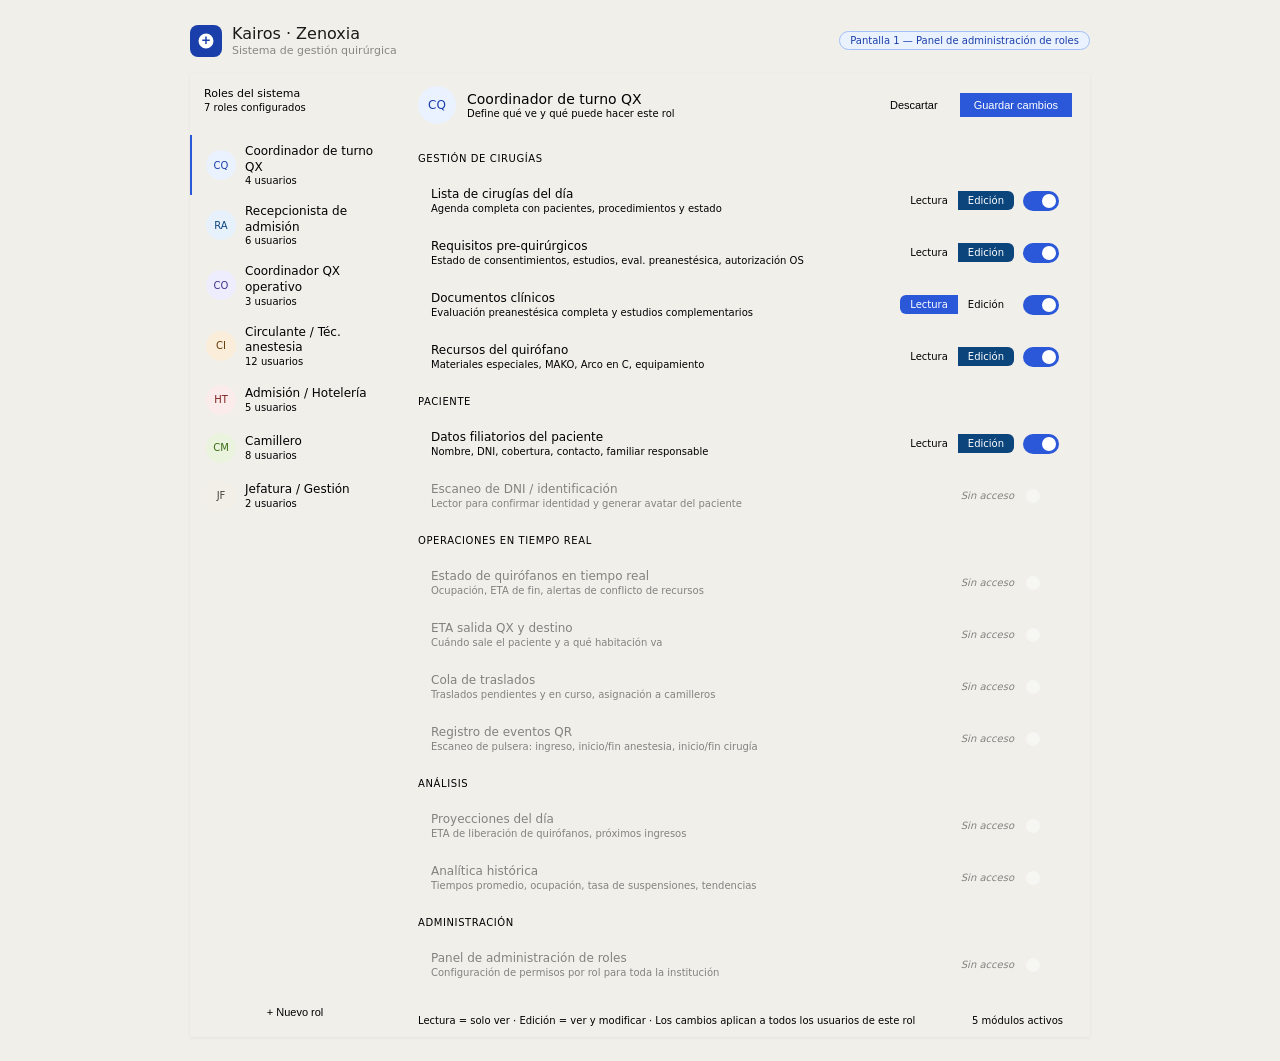
<file: 01_panel_roles.html>
<!DOCTYPE html>
<html lang="es">
<head>
<meta charset="UTF-8">
<meta name="viewport" content="width=device-width, initial-scale=1.0">
<title>Panel de Roles — Kairos · Zenoxia</title>
<style>
  :root {

  /* ─────────────────────────────────────────────────────────────
     1. PRIMARIO — Azul royal
     Branding Zenoxia. Kairos y Cordis comparten estos valores.
  ───────────────────────────────────────────────────────────── */
  --p-light: #EBF2FF;   /* fills, fondos de badge, card activa       */
  --p-mid:   #A3C0F8;   /* bordes de badge, separadores              */
  --p:       #2B57D9;   /* botones, íconos primarios, links activos  */
  --p-dark:  #1A3FAA;   /* topbar, logo, nav activo, texto activo    */

  /* ─────────────────────────────────────────────────────────────
     2. NEUTROS — Fondos, texto, bordes
  ───────────────────────────────────────────────────────────── */
  --bg:   #ffffff;              /* cards, modales, panels              */
  --bg2:  #f5f4f0;              /* inputs, fondos de sección, filas    */
  --bg3:  #f0efea;              /* fondo del body                      */
  --txt:  #1a1a18;              /* texto principal                     */
  --txt2: #5f5e5a;              /* texto secundario                    */
  --txt3: #888780;              /* labels, placeholders, tertiary      */
  --brd:  rgba(0,0,0,0.10);    /* borde sutil                         */
  --brd2: rgba(0,0,0,0.18);    /* borde medio — inputs, énfasis       */

  /* ─────────────────────────────────────────────────────────────
     3. SEMÁNTICOS — Estados del sistema
     Uso genérico en toda la plataforma.
     Para estados específicos de dominio, usar secciones 4–9.
  ───────────────────────────────────────────────────────────── */

  --s-ok:     #0F6E56;   /* confirmado, validado, completado          */
  --s-ok-l:   #E1F5EE;   /* fondo badge OK                            */
  --s-ok-m:   #9FE1CB;   /* borde badge OK                            */

  --s-warn:   #633806;   /* pendiente, atención leve                  */
  --s-warn-l: #FAEEDA;   /* fondo badge WARN                          */
  --s-warn-m: #EF9F27;   /* borde / ícono badge WARN                  */

  --s-err:    #791F1F;   /* bloqueante, alergia, crítico              */
  --s-err-l:  #FCEBEB;   /* fondo badge ERR                           */
  --s-err-m:  #E24B4A;   /* borde / ícono badge ERR                   */

  --s-info:   #0C447C;   /* informativo neutro, estado secundario     */
  --s-info-l: #E6F1FB;   /* fondo badge INFO                          */
  --s-info-m: #B5D4F4;   /* borde badge INFO                          */

  /* ─────────────────────────────────────────────────────────────
     4. TRIAGE — Colores por nivel de prioridad clínica
     Solo para Cordis (Guardia). Kairos no usa triage.
     Convención: --tN = texto/ícono · --tN-l = fondo · --tN-brd = borde
  ───────────────────────────────────────────────────────────── */

  --t1:     #C0392B;                    /* N1 Resucitación — Rojo       */
  --t1-l:   rgba(192, 57, 43, 0.10);
  --t1-brd: rgba(192, 57, 43, 0.25);

  --t2:     #D4680A;                    /* N2 Emergencia — Naranja      */
  --t2-l:   rgba(212, 104, 10, 0.10);
  --t2-brd: rgba(212, 104, 10, 0.25);

  --t3:     #A07C00;                    /* N3 Urgencia — Amarillo osc.  */
  --t3-l:   rgba(160, 124, 0, 0.10);
  --t3-brd: rgba(160, 124, 0, 0.25);

  --t4:     #2E7D4F;                    /* N4 Menor — Verde             */
  --t4-l:   rgba(46, 125, 79, 0.10);
  --t4-brd: rgba(46, 125, 79, 0.25);

  --t5:     #1565A8;                    /* N5 No urgente — Azul         */
  --t5-l:   rgba(21, 101, 168, 0.10);
  --t5-brd: rgba(21, 101, 168, 0.25);

  /* ─────────────────────────────────────────────────────────────
     5. ESTADOS DE CAMA — Ciclo hotelero
     Kairos: habitaciones prequirúrgicas y recuperación.
     Cordis: boxes de guardia.
     Convención: base (texto/ícono) · -l (fondo) · -m (borde)
  ───────────────────────────────────────────────────────────── */

  --cama-libre:    #0F6E56;   --cama-libre-l:    #E1F5EE;   --cama-libre-m:    #9FE1CB;
  --cama-ocup:     #1A3FAA;   --cama-ocup-l:     #EBF2FF;   --cama-ocup-m:     #A3C0F8;
  --cama-alta:     #7B3FA0;   --cama-alta-l:     #F3E8FF;   --cama-alta-m:     #C9A0E0;
  --cama-limp:     #B45309;   --cama-limp-l:     #FEF3C7;   --cama-limp-m:     #FCD34D;
  --cama-lista:    #0E7490;   --cama-lista-l:    #E0F7FA;   --cama-lista-m:    #67E8F9;
  --cama-bloq:     #4B4B4B;   --cama-bloq-l:     #F0F0F0;   --cama-bloq-m:     #AAAAAA;

  /* ─────────────────────────────────────────────────────────────
     6. ESTADOS DE EQUIPO — Equipamiento médico
     Cordis Imágenes: estado de TC, RM, sala de rayos, etc.
     Convención: base · -l (fondo) · -m (borde)
  ───────────────────────────────────────────────────────────── */

  --eq-libre:   #0F6E56;   --eq-libre-l:   #E1F5EE;   --eq-libre-m:   #9FE1CB;
  --eq-uso:     #2B57D9;   --eq-uso-l:     #EBF2FF;   --eq-uso-m:     #A3C0F8;
  --eq-limp:    #B45309;   --eq-limp-l:    #FEF3C7;   --eq-limp-m:    #FCD34D;
  --eq-fuera:   #4B4B4B;   --eq-fuera-l:   #F0F0F0;   --eq-fuera-m:   #AAAAAA;

  /* ─────────────────────────────────────────────────────────────
     7. TRASLADOS — Cola dinámica de camilleros
     Kairos y Cordis Camilleros.
     Estados del ciclo de vida de un traslado.
     Convención: base · -l (fondo) · -m (borde)
  ───────────────────────────────────────────────────────────── */

  --tr-pend:    #633806;   --tr-pend-l:    #FAEEDA;   --tr-pend-m:    #EF9F27;
  --tr-asig:    #0C447C;   --tr-asig-l:    #E6F1FB;   --tr-asig-m:    #B5D4F4;
  --tr-curso:   #2B57D9;   --tr-curso-l:   #EBF2FF;   --tr-curso-m:   #A3C0F8;
  --tr-done:    #0F6E56;   --tr-done-l:    #E1F5EE;   --tr-done-m:    #9FE1CB;
  --tr-urg:     #791F1F;   --tr-urg-l:     #FCEBEB;   --tr-urg-m:     #E24B4A;

  /* ─────────────────────────────────────────────────────────────
     8. IDENTIFICACIÓN DE EQUIPAMIENTO — Tipo de camilla / recurso
     Color por tipo de equipo requerido en un traslado.
     Solo valor base (sin -l/-m) — uso decorativo, no semántico.
  ───────────────────────────────────────────────────────────── */

  --equip-silla:    #7B3FA0;   /* silla de ruedas                     */
  --equip-camilla:  #0E7490;   /* camilla estándar o con barandas     */
  --equip-oxigeno:  #B45309;   /* O₂ portátil                         */
  --equip-tc:       #0C447C;   /* traslado a TC                       */
  --equip-rm:       #791F1F;   /* traslado a RM                       */

  /* ─────────────────────────────────────────────────────────────
     8B. CARGA LABORAL — Nivel de carga por operador
     Usado en paneles de coordinación (camilleros, enfermeros).
     Convención: base · -l (fondo badge)
  ───────────────────────────────────────────────────────────── */

  --carga-leve:     #0F6E56;   --carga-leve-l:    #E1F5EE;
  --carga-mod:      #A07C00;   --carga-mod-l:     #FEF9E0;
  --carga-alta:     #D4680A;   --carga-alta-l:    #FEF3C7;
  --carga-limite:   #C0392B;   --carga-limite-l:  #FCEBEB;

  /* ─────────────────────────────────────────────────────────────
     9. WORKLIST — Estados de estudios de imágenes
     Cordis Imágenes: ciclo de vida de un estudio (TC, RM, Rx).
     Convención: base · -l (fondo)
  ───────────────────────────────────────────────────────────── */

  --ws-pending:     #888780;   --ws-pending-l:    #f0efea;
  --ws-executing:   #2B57D9;   --ws-executing-l:  #EBF2FF;
  --ws-approval:    #A07C00;   --ws-approval-l:   #FAEEDA;
  --ws-approved:    #0F6E56;   --ws-approved-l:   #E1F5EE;
  --ws-delivered:   #5f5e5a;   --ws-delivered-l:  #f5f4f0;

  /* ─────────────────────────────────────────────────────────────
     10. IA — Asistencia cognitiva
     Gradiente de degradado para indicar sugerencia de IA.
     Usar en bordes, backgrounds sutiles, no en texto.
     Siempre con indicación visible de que es sugerencia IA,
     nunca como decisión clínica autónoma (RN-04).
  ───────────────────────────────────────────────────────────── */

  --ai-from: #1A3FAA;   /* inicio del gradiente — azul profundo      */
  --ai-to:   #6366F1;   /* fin del gradiente — violeta               */

  /* ─────────────────────────────────────────────────────────────
     11. SLA — Tiempos de respuesta clínicos (minutos)
     Valores numéricos usados como thresholds, no como colores.
     Combinar con tokens de triage para colorear el estado SLA.
  ───────────────────────────────────────────────────────────── */

  --sla-n1:   0;     /* N1 Resucitación — atención inmediata         */
  --sla-n2:   15;    /* N2 Emergencia — ≤15 min                      */
  --sla-n3:   30;    /* N3 Urgencia — ≤30 min                        */
  --sla-n4:   120;   /* N4 Menor — ≤2 hs                             */
  --sla-n5:   240;   /* N5 No urgente — ≤4 hs                        */

  --sla-urg:    #791F1F;   --sla-urg-l:    #FCEBEB;   --sla-urg-m:    #E24B4A;
  --sla-amb:    #0C447C;   --sla-amb-l:    #E6F1FB;   --sla-amb-m:    #B5D4F4;

  /* ─────────────────────────────────────────────────────────────
     12. TIPOGRAFÍA
  ───────────────────────────────────────────────────────────── */

  --font-sans:  system-ui, -apple-system, sans-serif;
  --font-mono:  'Courier New', Courier, monospace;

  --text-2xs:  8px;
  --text-xs:   10px;
  --text-sm:   11px;
  --text-md:   13px;
  --text-lg:   15px;
  --text-xl:   18px;
  --text-2xl:  22px;
  --text-3xl:  28px;

  --fw-normal:   400;
  --fw-medium:   500;
  --fw-semibold: 600;
  --fw-bold:     700;
  --fw-black:    800;

  /* ─────────────────────────────────────────────────────────────
     13. ICONOGRAFÍA — SVG outline, stroke="currentColor"
     Referencia: <svg class="ki ki-md"><use href="#ki-nombre"/></svg>
  ───────────────────────────────────────────────────────────── */

  --icon-xs:  12px;
  --icon-sm:  14px;
  --icon-md:  18px;
  --icon-lg:  22px;
  --icon-xl:  32px;

  --icon-stroke-thin:   1.2px;
  --icon-stroke:        1.4px;
  --icon-stroke-medium: 1.6px;
  --icon-stroke-thick:  2px;

  /* ─────────────────────────────────────────────────────────────
     14. ESPACIADO Y RADIO
  ───────────────────────────────────────────────────────────── */

  --r-xs:   4px;
  --r:      8px;
  --r-lg:   12px;
  --r-xl:   16px;
  --r-full: 999px;

  --gap-xs: 4px;
  --gap-sm: 8px;
  --gap-md: 12px;
  --gap-lg: 16px;
  --gap-xl: 24px;

  --pad-xs: 6px 8px;
  --pad-sm: 8px 12px;
  --pad-md: 12px 16px;
  --pad-lg: 16px 20px;

}
  * { box-sizing: border-box; margin: 0; padding: 0; }
  body { font-family: var(--font-sans); font-size: 13px; background: #f0efea; min-height: 100vh; display: flex; flex-direction: column; align-items: center; justify-content: flex-start; padding: 24px 16px; }

  .page-header { width: 100%; max-width: 900px; display: flex; align-items: center; gap: 10px; margin-bottom: 16px; }
  .logo-icon { width: 32px; height: 32px; background: #1A3FAA; border-radius: 8px; display: flex; align-items: center; justify-content: center; }
  .logo-icon svg { width: 18px; height: 18px; fill: #fff; }
  .page-title { font-size: 16px; font-weight: 500; color: #1a1a18; }
  .page-sub { font-size: 11px; color: #888780; margin-top: 1px; }
  .screen-label { font-size: 10px; background: #EBF2FF; color: #1A3FAA; padding: 3px 10px; border-radius: 20px; margin-left: auto; font-weight: 500; border: 0.5px solid #A3C0F8; }

  .layout { display: grid; grid-template-columns: 210px 1fr; width: 100%; max-width: 900px; min-height: 580px; background: #f0efea; border-radius: var(--border-radius-lg); border: 0.5px solid var(--color-border-tertiary); overflow: hidden; box-shadow: 0 1px 3px rgba(0,0,0,0.06); }

  .sidebar { background: var(--color-background-primary); border-right: 0.5px solid var(--color-border-tertiary); display: flex; flex-direction: column; }
  .sidebar-header { padding: 14px; border-bottom: 0.5px solid var(--color-border-tertiary); }
  .sidebar-title { font-size: 11px; font-weight: 500; color: var(--color-text-primary); }
  .sidebar-sub { font-size: 10px; color: var(--color-text-tertiary); margin-top: 2px; }
  .role-list { flex: 1; padding: 8px 0; }
  .role-item { display: flex; align-items: center; gap: 9px; padding: 9px 14px; cursor: pointer; border-left: 2.5px solid transparent; transition: all .15s; }
  .role-item:hover { background: var(--color-background-secondary); }
  .role-item.active { background: var(--color-background-secondary); border-left-color: #2B57D9; }
  .role-av { width: 30px; height: 30px; border-radius: 50%; display: flex; align-items: center; justify-content: center; font-size: 10px; font-weight: 500; flex-shrink: 0; }
  .role-name { font-size: 12px; font-weight: 500; color: var(--color-text-primary); line-height: 1.3; }
  .role-count { font-size: 10px; color: var(--color-text-tertiary); }
  .sidebar-footer { padding: 12px 14px; border-top: 0.5px solid var(--color-border-tertiary); }
  .btn-new { width: 100%; padding: 7px; font-size: 11px; border-radius: var(--border-radius-md); border: 0.5px dashed var(--color-border-secondary); background: transparent; color: var(--color-text-secondary); cursor: pointer; }
  .btn-new:hover { background: var(--color-background-secondary); }

  .main { display: flex; flex-direction: column; }
  .main-header { background: var(--color-background-primary); border-bottom: 0.5px solid var(--color-border-tertiary); padding: 13px 18px; display: flex; align-items: center; justify-content: space-between; }
  .mh-left { display: flex; align-items: center; gap: 11px; }
  .mh-av { width: 38px; height: 38px; border-radius: 50%; display: flex; align-items: center; justify-content: center; font-size: 12px; font-weight: 500; }
  .mh-name { font-size: 14px; font-weight: 500; color: var(--color-text-primary); }
  .mh-sub { font-size: 10px; color: var(--color-text-tertiary); margin-top: 1px; }
  .mh-right { display: flex; align-items: center; gap: 8px; }
  .unsaved { font-size: 10px; color: #BA7517; background: #FAEEDA; padding: 3px 9px; border-radius: 8px; display: none; align-items: center; gap: 4px; border: 0.5px solid #FAC775; }
  .unsaved.visible { display: flex; }
  .btn-discard { font-size: 11px; padding: 6px 14px; border-radius: var(--border-radius-md); border: 0.5px solid var(--color-border-secondary); background: transparent; color: var(--color-text-secondary); cursor: pointer; }
  .btn-save { font-size: 11px; padding: 6px 14px; border-radius: var(--border-radius-md); border: none; background: #2B57D9; color: #fff; cursor: pointer; font-weight: 500; transition: background .2s; }
  .btn-save:hover { background: #1A3FAA; }

  .modules { flex: 1; overflow-y: auto; padding: 16px 18px; display: flex; flex-direction: column; gap: 16px; background: var(--color-background-tertiary); }
  .mod-group-title { font-size: 10px; font-weight: 500; color: var(--color-text-tertiary); text-transform: uppercase; letter-spacing: .06em; margin-bottom: 8px; padding-bottom: 5px; border-bottom: 0.5px solid var(--color-border-tertiary); }
  .mod-row { display: grid; grid-template-columns: 1fr 170px; gap: 8px; align-items: center; padding: 10px 13px; background: var(--color-background-primary); border: 0.5px solid var(--color-border-tertiary); border-radius: var(--border-radius-md); margin-bottom: 5px; transition: opacity .2s; }
  .mod-row:last-child { margin-bottom: 0; }
  .mod-row.off { opacity: .45; }
  .mod-name { font-size: 12px; font-weight: 500; color: var(--color-text-primary); }
  .mod-desc { font-size: 10px; color: var(--color-text-secondary); margin-top: 2px; }
  .mod-ctrl { display: flex; align-items: center; gap: 9px; justify-content: flex-end; }
  .access-sel { display: flex; border-radius: 6px; overflow: hidden; border: 0.5px solid var(--color-border-secondary); font-size: 10px; }
  .ao { padding: 4px 10px; cursor: pointer; color: var(--color-text-secondary); background: var(--color-background-primary); border-right: 0.5px solid var(--color-border-secondary); transition: all .12s; user-select: none; white-space: nowrap; }
  .ao:last-child { border-right: none; }
  .ao.sel-r { background: #2B57D9; color: #fff; }
  .ao.sel-e { background: #0C447C; color: #fff; }
  .no-access { font-size: 10px; color: var(--color-text-tertiary); font-style: italic; }

  .toggle { position: relative; width: 36px; height: 20px; flex-shrink: 0; }
  .toggle input { opacity: 0; width: 0; height: 0; position: absolute; }
  .tslider { position: absolute; inset: 0; border-radius: 10px; background: var(--color-border-secondary); cursor: pointer; transition: background .2s; }
  .tslider::after { content: ''; position: absolute; width: 14px; height: 14px; border-radius: 50%; background: #fff; top: 3px; left: 3px; transition: transform .2s; }
  .toggle input:checked ~ .tslider { background: #2B57D9; }
  .toggle input:checked ~ .tslider::after { transform: translateX(16px); }

  .panel-info { background: var(--color-background-primary); border-top: 0.5px solid var(--color-border-tertiary); padding: 9px 18px; display: flex; align-items: center; justify-content: space-between; }
  .pi-txt { font-size: 10px; color: var(--color-text-tertiary); }
  .pi-badge { font-size: 10px; color: var(--color-text-secondary); background: var(--color-background-secondary); padding: 2px 9px; border-radius: 8px; border: 0.5px solid var(--color-border-tertiary); }

/* ── RESPONSIVE — generado por QA Kairos v0.4 ── */
@media (max-width:700px){
  .shell{border-radius:0;margin:0;box-shadow:none}
  body{padding:0}
  .roles-layout{grid-template-columns:1fr}
  .rl-sidebar{width:100%}
}
</style>
</head>
<body>

<div class="page-header">
  <div class="logo-icon"><svg viewBox="0 0 24 24"><path d="M12 2a10 10 0 100 20A10 10 0 0012 2zm1 14h-2v-4H7v-2h4V6h2v4h4v2h-4v4z"/></svg></div>
  <div>
    <div class="page-title">Kairos · Zenoxia</div>
    <div class="page-sub">Sistema de gestión quirúrgica</div>
  </div>
  <div class="screen-label">Pantalla 1 — Panel de administración de roles</div>
</div>

<div class="layout">
  <div class="sidebar">
    <div class="sidebar-header">
      <div class="sidebar-title">Roles del sistema</div>
      <div class="sidebar-sub">7 roles configurados</div>
    </div>
    <div class="role-list" id="role-list"></div>
    <div class="sidebar-footer">
      <button class="btn-new">+ Nuevo rol</button>
    </div>
  </div>
  <div class="main">
    <div class="main-header">
      <div class="mh-left">
        <div class="mh-av" id="mh-av"></div>
        <div>
          <div class="mh-name" id="mh-name"></div>
          <div class="mh-sub">Define qué ve y qué puede hacer este rol</div>
        </div>
      </div>
      <div class="mh-right">
        <div class="unsaved" id="unsaved">Cambios sin guardar</div>
        <button class="btn-discard" onclick="discard()">Descartar</button>
        <button class="btn-save" id="btn-save" onclick="save()">Guardar cambios</button>
      </div>
    </div>
    <div class="modules" id="modules"></div>
    <div class="panel-info">
      <div class="pi-txt">Lectura = solo ver · Edición = ver y modificar · Los cambios aplican a todos los usuarios de este rol</div>
      <div class="pi-badge" id="active-count">—</div>
    </div>
  </div>
</div>

<script>
const ROLES = {
  coord_qx: { label:'Coordinador de turno QX', av:'CQ', bg:'#EBF2FF', fg:'#1A3FAA', count:'4 usuarios',
    perms:{ lista_cirugias:{on:true,level:'edit'}, requisitos_estado:{on:true,level:'edit'}, docs_clinicos:{on:true,level:'read'}, datos_filiatorios:{on:true,level:'edit'}, recursos_qx:{on:true,level:'edit'}, estado_qx_rt:{on:false,level:'read'}, eta_destino:{on:false,level:'read'}, registro_eventos_qr:{on:false,level:'read'}, cola_traslados:{on:false,level:'read'}, escaneo_dni:{on:false,level:'read'}, proyecciones_dia:{on:false,level:'read'}, analitica:{on:false,level:'read'}, admin_roles:{on:false,level:'read'} }},
  recep_adm: { label:'Recepcionista de admisión', av:'RA', bg:'#E6F1FB', fg:'#0C447C', count:'6 usuarios',
    perms:{ lista_cirugias:{on:true,level:'read'}, requisitos_estado:{on:true,level:'read'}, docs_clinicos:{on:false,level:'read'}, datos_filiatorios:{on:true,level:'edit'}, recursos_qx:{on:false,level:'read'}, estado_qx_rt:{on:false,level:'read'}, eta_destino:{on:false,level:'read'}, registro_eventos_qr:{on:false,level:'read'}, cola_traslados:{on:false,level:'read'}, escaneo_dni:{on:true,level:'edit'}, proyecciones_dia:{on:false,level:'read'}, analitica:{on:false,level:'read'}, admin_roles:{on:false,level:'read'} }},
  coord_op: { label:'Coordinador QX operativo', av:'CO', bg:'#EEEDFE', fg:'#3C3489', count:'3 usuarios',
    perms:{ lista_cirugias:{on:true,level:'read'}, requisitos_estado:{on:false,level:'read'}, docs_clinicos:{on:false,level:'read'}, datos_filiatorios:{on:false,level:'read'}, recursos_qx:{on:true,level:'read'}, estado_qx_rt:{on:true,level:'edit'}, eta_destino:{on:true,level:'read'}, registro_eventos_qr:{on:false,level:'read'}, cola_traslados:{on:true,level:'edit'}, escaneo_dni:{on:false,level:'read'}, proyecciones_dia:{on:true,level:'read'}, analitica:{on:false,level:'read'}, admin_roles:{on:false,level:'read'} }},
  circulante: { label:'Circulante / Téc. anestesia', av:'CI', bg:'#FAEEDA', fg:'#633806', count:'12 usuarios',
    perms:{ lista_cirugias:{on:true,level:'read'}, requisitos_estado:{on:true,level:'read'}, docs_clinicos:{on:true,level:'read'}, datos_filiatorios:{on:true,level:'read'}, recursos_qx:{on:false,level:'read'}, estado_qx_rt:{on:false,level:'read'}, eta_destino:{on:false,level:'read'}, registro_eventos_qr:{on:true,level:'edit'}, cola_traslados:{on:false,level:'read'}, escaneo_dni:{on:true,level:'read'}, proyecciones_dia:{on:false,level:'read'}, analitica:{on:false,level:'read'}, admin_roles:{on:false,level:'read'} }},
  hoteleria: { label:'Admisión / Hotelería', av:'HT', bg:'#FCEBEB', fg:'#791F1F', count:'5 usuarios',
    perms:{ lista_cirugias:{on:true,level:'read'}, requisitos_estado:{on:false,level:'read'}, docs_clinicos:{on:false,level:'read'}, datos_filiatorios:{on:false,level:'read'}, recursos_qx:{on:false,level:'read'}, estado_qx_rt:{on:false,level:'read'}, eta_destino:{on:true,level:'edit'}, registro_eventos_qr:{on:false,level:'read'}, cola_traslados:{on:false,level:'read'}, escaneo_dni:{on:false,level:'read'}, proyecciones_dia:{on:false,level:'read'}, analitica:{on:false,level:'read'}, admin_roles:{on:false,level:'read'} }},
  camillero: { label:'Camillero', av:'CM', bg:'#EAF3DE', fg:'#3B6D11', count:'8 usuarios',
    perms:{ lista_cirugias:{on:false,level:'read'}, requisitos_estado:{on:false,level:'read'}, docs_clinicos:{on:false,level:'read'}, datos_filiatorios:{on:false,level:'read'}, recursos_qx:{on:false,level:'read'}, estado_qx_rt:{on:false,level:'read'}, eta_destino:{on:false,level:'read'}, registro_eventos_qr:{on:true,level:'edit'}, cola_traslados:{on:true,level:'edit'}, escaneo_dni:{on:false,level:'read'}, proyecciones_dia:{on:false,level:'read'}, analitica:{on:false,level:'read'}, admin_roles:{on:false,level:'read'} }},
  jefatura: { label:'Jefatura / Gestión', av:'JF', bg:'#F1EFE8', fg:'#444441', count:'2 usuarios',
    perms:{ lista_cirugias:{on:true,level:'read'}, requisitos_estado:{on:false,level:'read'}, docs_clinicos:{on:false,level:'read'}, datos_filiatorios:{on:false,level:'read'}, recursos_qx:{on:false,level:'read'}, estado_qx_rt:{on:true,level:'read'}, eta_destino:{on:false,level:'read'}, registro_eventos_qr:{on:false,level:'read'}, cola_traslados:{on:false,level:'read'}, escaneo_dni:{on:false,level:'read'}, proyecciones_dia:{on:true,level:'read'}, analitica:{on:true,level:'read'}, admin_roles:{on:true,level:'edit'} }}
};

const MODULES = [
  { group:'Gestión de cirugías', items:[
    {id:'lista_cirugias', name:'Lista de cirugías del día', desc:'Agenda completa con pacientes, procedimientos y estado'},
    {id:'requisitos_estado', name:'Requisitos pre-quirúrgicos', desc:'Estado de consentimientos, estudios, eval. preanestésica, autorización OS'},
    {id:'docs_clinicos', name:'Documentos clínicos', desc:'Evaluación preanestésica completa y estudios complementarios'},
    {id:'recursos_qx', name:'Recursos del quirófano', desc:'Materiales especiales, MAKO, Arco en C, equipamiento'},
  ]},
  { group:'Paciente', items:[
    {id:'datos_filiatorios', name:'Datos filiatorios del paciente', desc:'Nombre, DNI, cobertura, contacto, familiar responsable'},
    {id:'escaneo_dni', name:'Escaneo de DNI / identificación', desc:'Lector para confirmar identidad y generar avatar del paciente'},
  ]},
  { group:'Operaciones en tiempo real', items:[
    {id:'estado_qx_rt', name:'Estado de quirófanos en tiempo real', desc:'Ocupación, ETA de fin, alertas de conflicto de recursos'},
    {id:'eta_destino', name:'ETA salida QX y destino', desc:'Cuándo sale el paciente y a qué habitación va'},
    {id:'cola_traslados', name:'Cola de traslados', desc:'Traslados pendientes y en curso, asignación a camilleros'},
    {id:'registro_eventos_qr', name:'Registro de eventos QR', desc:'Escaneo de pulsera: ingreso, inicio/fin anestesia, inicio/fin cirugía'},
  ]},
  { group:'Análisis', items:[
    {id:'proyecciones_dia', name:'Proyecciones del día', desc:'ETA de liberación de quirófanos, próximos ingresos'},
    {id:'analitica', name:'Analítica histórica', desc:'Tiempos promedio, ocupación, tasa de suspensiones, tendencias'},
  ]},
  { group:'Administración', items:[
    {id:'admin_roles', name:'Panel de administración de roles', desc:'Configuración de permisos por rol para toda la institución'},
  ]}
];

let cur = 'coord_qx';
let perms = {};
let dirty = false;

function dc(o){ return JSON.parse(JSON.stringify(o)); }

function setRole(id){
  if(dirty && !confirm('Hay cambios sin guardar. ¿Descartarlos?')) return;
  cur = id; perms = dc(ROLES[id].perms); dirty = false; render();
}

function render(){
  // sidebar
  const rl = document.getElementById('role-list');
  rl.innerHTML = Object.entries(ROLES).map(([id,r])=>`
    <div class="role-item ${id===cur?'active':''}" onclick="setRole('${id}')">
      <div class="role-av" style="background:${r.bg};color:${r.fg}">${r.av}</div>
      <div><div class="role-name">${r.label}</div><div class="role-count">${r.count}</div></div>
    </div>`).join('');
  // header
  const r = ROLES[cur];
  document.getElementById('mh-av').style.background = r.bg;
  document.getElementById('mh-av').style.color = r.fg;
  document.getElementById('mh-av').textContent = r.av;
  document.getElementById('mh-name').textContent = r.label;
  const u = document.getElementById('unsaved');
  dirty ? u.classList.add('visible') : u.classList.remove('visible');
  // modules
  const mp = document.getElementById('modules');
  mp.innerHTML = MODULES.map(g=>`
    <div>
      <div class="mod-group-title">${g.group}</div>
      ${g.items.map(item=>{
        const p = perms[item.id];
        return `<div class="mod-row ${p.on?'':'off'}" id="row-${item.id}">
          <div><div class="mod-name">${item.name}</div><div class="mod-desc">${item.desc}</div></div>
          <div class="mod-ctrl">
            ${p.on ? `<div class="access-sel">
              <div class="ao ${p.level==='read'?'sel-r':''}" onclick="setLevel('${item.id}','read')">Lectura</div>
              <div class="ao ${p.level==='edit'?'sel-e':''}" onclick="setLevel('${item.id}','edit')">Edición</div>
            </div>` : `<div class="no-access">Sin acceso</div>`}
            <label class="toggle">
              <input type="checkbox" ${p.on?'checked':''} onchange="toggleMod('${item.id}',this.checked)">
              <span class="tslider"></span>
            </label>
          </div>
        </div>`;
      }).join('')}
    </div>`).join('');
  const active = Object.values(perms).filter(p=>p.on).length;
  document.getElementById('active-count').textContent = `${active} módulos activos`;
}

function toggleMod(id, checked){ perms[id].on = checked; dirty = true; render(); }
function setLevel(id, level){ perms[id].level = level; dirty = true; render(); }

function save(){
  ROLES[cur].perms = dc(perms); dirty = false;
  const btn = document.getElementById('btn-save');
  btn.textContent = '✓ Guardado'; btn.style.background = '#2B57D9';
  setTimeout(()=>{ btn.textContent = 'Guardar cambios'; btn.style.background = '#2B57D9'; }, 2000);
  render();
}
function discard(){ perms = dc(ROLES[cur].perms); dirty = false; render(); }

perms = dc(ROLES[cur].perms);
render();
</script>
</body>
</html>
</file>
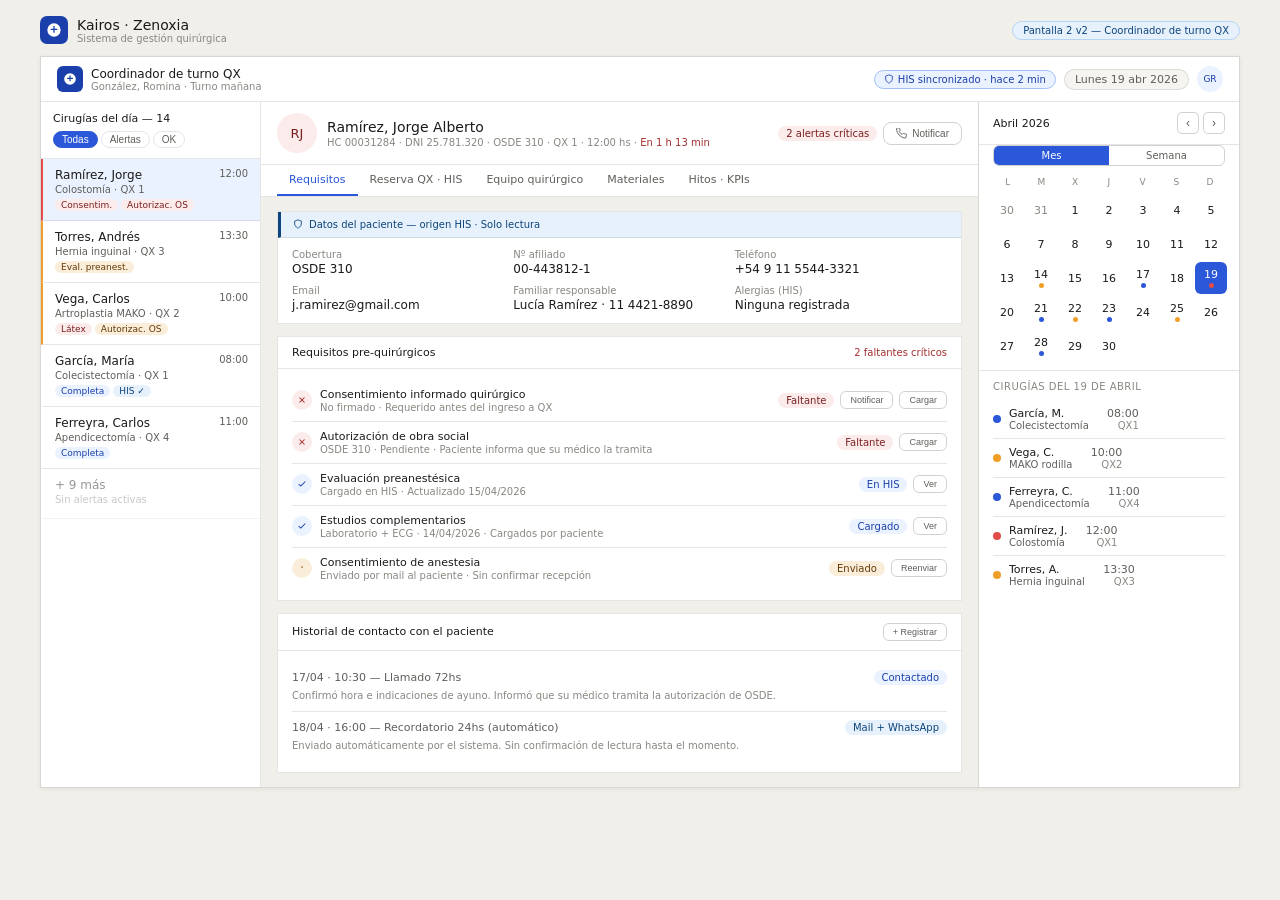
<file: 02_coordinador_turno_qx_v2.html>
<!DOCTYPE html>
<html lang="es">
<head>
<meta charset="UTF-8">
<meta name="viewport" content="width=device-width, initial-scale=1.0">
<title>Coordinador Turno QX — Kairos · Zenoxia</title>
<style>
:root {

  /* ─────────────────────────────────────────────────────────────
     1. PRIMARIO — Azul royal
     Branding Zenoxia. Kairos y Cordis comparten estos valores.
  ───────────────────────────────────────────────────────────── */
  --p-light: #EBF2FF;   /* fills, fondos de badge, card activa       */
  --p-mid:   #A3C0F8;   /* bordes de badge, separadores              */
  --p:       #2B57D9;   /* botones, íconos primarios, links activos  */
  --p-dark:  #1A3FAA;   /* topbar, logo, nav activo, texto activo    */

  /* ─────────────────────────────────────────────────────────────
     2. NEUTROS — Fondos, texto, bordes
  ───────────────────────────────────────────────────────────── */
  --bg:   #ffffff;              /* cards, modales, panels              */
  --bg2:  #f5f4f0;              /* inputs, fondos de sección, filas    */
  --bg3:  #f0efea;              /* fondo del body                      */
  --txt:  #1a1a18;              /* texto principal                     */
  --txt2: #5f5e5a;              /* texto secundario                    */
  --txt3: #888780;              /* labels, placeholders, tertiary      */
  --brd:  rgba(0,0,0,0.10);    /* borde sutil                         */
  --brd2: rgba(0,0,0,0.18);    /* borde medio — inputs, énfasis       */

  /* ─────────────────────────────────────────────────────────────
     3. SEMÁNTICOS — Estados del sistema
     Uso genérico en toda la plataforma.
     Para estados específicos de dominio, usar secciones 4–9.
  ───────────────────────────────────────────────────────────── */

  --s-ok:     #0F6E56;   /* confirmado, validado, completado          */
  --s-ok-l:   #E1F5EE;   /* fondo badge OK                            */
  --s-ok-m:   #9FE1CB;   /* borde badge OK                            */

  --s-warn:   #633806;   /* pendiente, atención leve                  */
  --s-warn-l: #FAEEDA;   /* fondo badge WARN                          */
  --s-warn-m: #EF9F27;   /* borde / ícono badge WARN                  */

  --s-err:    #791F1F;   /* bloqueante, alergia, crítico              */
  --s-err-l:  #FCEBEB;   /* fondo badge ERR                           */
  --s-err-m:  #E24B4A;   /* borde / ícono badge ERR                   */

  --s-info:   #0C447C;   /* informativo neutro, estado secundario     */
  --s-info-l: #E6F1FB;   /* fondo badge INFO                          */
  --s-info-m: #B5D4F4;   /* borde badge INFO                          */

  /* ─────────────────────────────────────────────────────────────
     4. TRIAGE — Colores por nivel de prioridad clínica
     Solo para Cordis (Guardia). Kairos no usa triage.
     Convención: --tN = texto/ícono · --tN-l = fondo · --tN-brd = borde
  ───────────────────────────────────────────────────────────── */

  --t1:     #C0392B;                    /* N1 Resucitación — Rojo       */
  --t1-l:   rgba(192, 57, 43, 0.10);
  --t1-brd: rgba(192, 57, 43, 0.25);

  --t2:     #D4680A;                    /* N2 Emergencia — Naranja      */
  --t2-l:   rgba(212, 104, 10, 0.10);
  --t2-brd: rgba(212, 104, 10, 0.25);

  --t3:     #A07C00;                    /* N3 Urgencia — Amarillo osc.  */
  --t3-l:   rgba(160, 124, 0, 0.10);
  --t3-brd: rgba(160, 124, 0, 0.25);

  --t4:     #2E7D4F;                    /* N4 Menor — Verde             */
  --t4-l:   rgba(46, 125, 79, 0.10);
  --t4-brd: rgba(46, 125, 79, 0.25);

  --t5:     #1565A8;                    /* N5 No urgente — Azul         */
  --t5-l:   rgba(21, 101, 168, 0.10);
  --t5-brd: rgba(21, 101, 168, 0.25);

  /* ─────────────────────────────────────────────────────────────
     5. ESTADOS DE CAMA — Ciclo hotelero
     Kairos: habitaciones prequirúrgicas y recuperación.
     Cordis: boxes de guardia.
     Convención: base (texto/ícono) · -l (fondo) · -m (borde)
  ───────────────────────────────────────────────────────────── */

  --cama-libre:    #0F6E56;   --cama-libre-l:    #E1F5EE;   --cama-libre-m:    #9FE1CB;
  --cama-ocup:     #1A3FAA;   --cama-ocup-l:     #EBF2FF;   --cama-ocup-m:     #A3C0F8;
  --cama-alta:     #7B3FA0;   --cama-alta-l:     #F3E8FF;   --cama-alta-m:     #C9A0E0;
  --cama-limp:     #B45309;   --cama-limp-l:     #FEF3C7;   --cama-limp-m:     #FCD34D;
  --cama-lista:    #0E7490;   --cama-lista-l:    #E0F7FA;   --cama-lista-m:    #67E8F9;
  --cama-bloq:     #4B4B4B;   --cama-bloq-l:     #F0F0F0;   --cama-bloq-m:     #AAAAAA;

  /* ─────────────────────────────────────────────────────────────
     6. ESTADOS DE EQUIPO — Equipamiento médico
     Cordis Imágenes: estado de TC, RM, sala de rayos, etc.
     Convención: base · -l (fondo) · -m (borde)
  ───────────────────────────────────────────────────────────── */

  --eq-libre:   #0F6E56;   --eq-libre-l:   #E1F5EE;   --eq-libre-m:   #9FE1CB;
  --eq-uso:     #2B57D9;   --eq-uso-l:     #EBF2FF;   --eq-uso-m:     #A3C0F8;
  --eq-limp:    #B45309;   --eq-limp-l:    #FEF3C7;   --eq-limp-m:    #FCD34D;
  --eq-fuera:   #4B4B4B;   --eq-fuera-l:   #F0F0F0;   --eq-fuera-m:   #AAAAAA;

  /* ─────────────────────────────────────────────────────────────
     7. TRASLADOS — Cola dinámica de camilleros
     Kairos y Cordis Camilleros.
     Estados del ciclo de vida de un traslado.
     Convención: base · -l (fondo) · -m (borde)
  ───────────────────────────────────────────────────────────── */

  --tr-pend:    #633806;   --tr-pend-l:    #FAEEDA;   --tr-pend-m:    #EF9F27;
  --tr-asig:    #0C447C;   --tr-asig-l:    #E6F1FB;   --tr-asig-m:    #B5D4F4;
  --tr-curso:   #2B57D9;   --tr-curso-l:   #EBF2FF;   --tr-curso-m:   #A3C0F8;
  --tr-done:    #0F6E56;   --tr-done-l:    #E1F5EE;   --tr-done-m:    #9FE1CB;
  --tr-urg:     #791F1F;   --tr-urg-l:     #FCEBEB;   --tr-urg-m:     #E24B4A;

  /* ─────────────────────────────────────────────────────────────
     8. IDENTIFICACIÓN DE EQUIPAMIENTO — Tipo de camilla / recurso
     Color por tipo de equipo requerido en un traslado.
     Solo valor base (sin -l/-m) — uso decorativo, no semántico.
  ───────────────────────────────────────────────────────────── */

  --equip-silla:    #7B3FA0;   /* silla de ruedas                     */
  --equip-camilla:  #0E7490;   /* camilla estándar o con barandas     */
  --equip-oxigeno:  #B45309;   /* O₂ portátil                         */
  --equip-tc:       #0C447C;   /* traslado a TC                       */
  --equip-rm:       #791F1F;   /* traslado a RM                       */

  /* ─────────────────────────────────────────────────────────────
     8B. CARGA LABORAL — Nivel de carga por operador
     Usado en paneles de coordinación (camilleros, enfermeros).
     Convención: base · -l (fondo badge)
  ───────────────────────────────────────────────────────────── */

  --carga-leve:     #0F6E56;   --carga-leve-l:    #E1F5EE;
  --carga-mod:      #A07C00;   --carga-mod-l:     #FEF9E0;
  --carga-alta:     #D4680A;   --carga-alta-l:    #FEF3C7;
  --carga-limite:   #C0392B;   --carga-limite-l:  #FCEBEB;

  /* ─────────────────────────────────────────────────────────────
     9. WORKLIST — Estados de estudios de imágenes
     Cordis Imágenes: ciclo de vida de un estudio (TC, RM, Rx).
     Convención: base · -l (fondo)
  ───────────────────────────────────────────────────────────── */

  --ws-pending:     #888780;   --ws-pending-l:    #f0efea;
  --ws-executing:   #2B57D9;   --ws-executing-l:  #EBF2FF;
  --ws-approval:    #A07C00;   --ws-approval-l:   #FAEEDA;
  --ws-approved:    #0F6E56;   --ws-approved-l:   #E1F5EE;
  --ws-delivered:   #5f5e5a;   --ws-delivered-l:  #f5f4f0;

  /* ─────────────────────────────────────────────────────────────
     10. IA — Asistencia cognitiva
     Gradiente de degradado para indicar sugerencia de IA.
     Usar en bordes, backgrounds sutiles, no en texto.
     Siempre con indicación visible de que es sugerencia IA,
     nunca como decisión clínica autónoma (RN-04).
  ───────────────────────────────────────────────────────────── */

  --ai-from: #1A3FAA;   /* inicio del gradiente — azul profundo      */
  --ai-to:   #6366F1;   /* fin del gradiente — violeta               */

  /* ─────────────────────────────────────────────────────────────
     11. SLA — Tiempos de respuesta clínicos (minutos)
     Valores numéricos usados como thresholds, no como colores.
     Combinar con tokens de triage para colorear el estado SLA.
  ───────────────────────────────────────────────────────────── */

  --sla-n1:   0;     /* N1 Resucitación — atención inmediata         */
  --sla-n2:   15;    /* N2 Emergencia — ≤15 min                      */
  --sla-n3:   30;    /* N3 Urgencia — ≤30 min                        */
  --sla-n4:   120;   /* N4 Menor — ≤2 hs                             */
  --sla-n5:   240;   /* N5 No urgente — ≤4 hs                        */

  --sla-urg:    #791F1F;   --sla-urg-l:    #FCEBEB;   --sla-urg-m:    #E24B4A;
  --sla-amb:    #0C447C;   --sla-amb-l:    #E6F1FB;   --sla-amb-m:    #B5D4F4;

  /* ─────────────────────────────────────────────────────────────
     12. TIPOGRAFÍA
  ───────────────────────────────────────────────────────────── */

  --font-sans:  system-ui, -apple-system, sans-serif;
  --font-mono:  'Courier New', Courier, monospace;

  --text-2xs:  8px;
  --text-xs:   10px;
  --text-sm:   11px;
  --text-md:   13px;
  --text-lg:   15px;
  --text-xl:   18px;
  --text-2xl:  22px;
  --text-3xl:  28px;

  --fw-normal:   400;
  --fw-medium:   500;
  --fw-semibold: 600;
  --fw-bold:     700;
  --fw-black:    800;

  /* ─────────────────────────────────────────────────────────────
     13. ICONOGRAFÍA — SVG outline, stroke="currentColor"
     Referencia: <svg class="ki ki-md"><use href="#ki-nombre"/></svg>
  ───────────────────────────────────────────────────────────── */

  --icon-xs:  12px;
  --icon-sm:  14px;
  --icon-md:  18px;
  --icon-lg:  22px;
  --icon-xl:  32px;

  --icon-stroke-thin:   1.2px;
  --icon-stroke:        1.4px;
  --icon-stroke-medium: 1.6px;
  --icon-stroke-thick:  2px;

  /* ─────────────────────────────────────────────────────────────
     14. ESPACIADO Y RADIO
  ───────────────────────────────────────────────────────────── */

  --r-xs:   4px;
  --r:      8px;
  --r-lg:   12px;
  --r-xl:   16px;
  --r-full: 999px;

  --gap-xs: 4px;
  --gap-sm: 8px;
  --gap-md: 12px;
  --gap-lg: 16px;
  --gap-xl: 24px;

  --pad-xs: 6px 8px;
  --pad-sm: 8px 12px;
  --pad-md: 12px 16px;
  --pad-lg: 16px 20px;

}
*{box-sizing:border-box;margin:0;padding:0}
body{font-family:-apple-system,BlinkMacSystemFont,'Segoe UI',system-ui,sans-serif;font-size:13px;background:var(--bg3);min-height:100vh;padding:16px}

/* PAGE META */
.meta{display:flex;align-items:center;gap:9px;max-width:1200px;margin:0 auto 12px}
.logo{width:28px;height:28px;background:var(--p-dark);border-radius:7px;display:flex;align-items:center;justify-content:center}
.logo svg{width:16px;height:16px;fill:#fff}
.meta-title{font-size:14px;font-weight:500;color:var(--txt)}
.meta-sub{font-size:10px;color:var(--txt3)}
.slabel{font-size:10px;background:var(--s-info-l);color:var(--s-info);padding:3px 10px;border-radius:20px;margin-left:auto;font-weight:500;border:0.5px solid #B5D4F4}

/* SHELL */
.shell{max-width:1200px;margin:0 auto;background:var(--bg3);border-radius:var(--s-err-l);border:0.5px solid var(--brd);overflow:hidden;box-shadow:0 1px 4px rgba(0,0,0,.07)}

/* TOPBAR */
.topbar{background:var(--bg);border-bottom:0.5px solid var(--brd);padding:9px 16px;display:flex;align-items:center;justify-content:space-between}
.tb-id{display:flex;align-items:center;gap:8px}
.tb-name{font-size:12px;font-weight:500;color:var(--txt)}
.tb-role{font-size:10px;color:var(--txt3)}
.tb-right{display:flex;align-items:center;gap:8px}
.tb-date{font-size:11px;color:var(--txt2);background:var(--bg2);padding:3px 10px;border-radius:20px;border:0.5px solid var(--brd)}
.his-badge{font-size:10px;background:var(--p-light);color:var(--p-dark);padding:3px 9px;border-radius:20px;border:0.5px solid var(--p-mid);display:flex;align-items:center;gap:4px}
.av{width:26px;height:26px;border-radius:50%;background:var(--p-light);display:flex;align-items:center;justify-content:center;font-size:9px;font-weight:500;color:var(--p-dark)}

/* MAIN GRID: sidebar-lista | detalle | calendario */
.body{display:grid;grid-template-columns:220px 1fr 260px;min-height:600px}

/* ── SIDEBAR LISTA ── */
.sidebar{background:var(--bg);border-right:0.5px solid var(--brd);display:flex;flex-direction:column}
.sb-head{padding:10px 12px;border-bottom:0.5px solid var(--brd)}
.sb-title{font-size:11px;font-weight:500;color:var(--txt);margin-bottom:6px}
.filters{display:flex;gap:3px;flex-wrap:wrap}
.filt{font-size:10px;padding:2px 8px;border-radius:10px;border:0.5px solid var(--brd);background:transparent;color:var(--txt2);cursor:pointer}
.filt.on{background:var(--p);border-color:var(--p);color:#fff}
.pac-list{flex:1;overflow-y:auto}
.pac-item{padding:9px 12px;border-bottom:0.5px solid var(--brd);cursor:pointer;border-left:2.5px solid transparent;transition:background .12s}
.pac-item:hover{background:var(--bg2)}
.pac-item.active{background:var(--p-light);border-left-color:var(--p)}
.pac-item.urg{border-left-color:var(--s-err-m)}
.pac-item.warn{border-left-color:var(--s-warn-m)}
.pi-top{display:flex;justify-content:space-between;margin-bottom:2px}
.pi-name{font-size:12px;font-weight:500;color:var(--txt)}
.pi-time{font-size:10px;font-weight:500;color:var(--txt2)}
.pi-proc{font-size:10px;color:var(--txt2);margin-bottom:4px}
.pi-tags{display:flex;gap:3px;flex-wrap:wrap}
.tag{font-size:9px;padding:1px 6px;border-radius:8px}
.t-red{background:var(--s-err-l);color:var(--s-err)}
.t-amber{background:var(--s-warn-l);color:var(--s-warn)}
.t-ok{background:var(--p-light);color:var(--p-dark)}
.t-his{background:var(--s-info-l);color:var(--s-info)}

/* ── DETALLE CENTRAL ── */
.detail{display:flex;flex-direction:column;border-right:0.5px solid var(--brd)}

.dh{background:var(--bg);border-bottom:0.5px solid var(--brd);padding:11px 16px;display:flex;align-items:center;justify-content:space-between}
.dh-left{display:flex;align-items:center;gap:10px}
.dh-av{width:40px;height:40px;border-radius:50%;display:flex;align-items:center;justify-content:center;font-size:13px;font-weight:500;flex-shrink:0}
.dh-name{font-size:14px;font-weight:500;color:var(--txt)}
.dh-sub{font-size:10px;color:var(--txt3);margin-top:2px}
.dh-right{display:flex;gap:6px;align-items:center}

.inner-tabs{display:flex;border-bottom:0.5px solid var(--brd);background:var(--bg);padding:0 16px}
.itab{font-size:11px;padding:8px 12px;color:var(--txt2);cursor:pointer;border-bottom:2px solid transparent;margin-bottom:-0.5px;white-space:nowrap}
.itab.active{color:var(--p);border-bottom-color:var(--p);font-weight:500}

.tab-body{flex:1;overflow-y:auto;padding:14px 16px;background:var(--bg3);display:flex;flex-direction:column;gap:12px}
.tab-body.hide{display:none}

/* CARDS */
.card{background:var(--bg);border:0.5px solid var(--brd);border-radius:var(--s-err-l);overflow:hidden}
.card-head{padding:9px 14px;border-bottom:0.5px solid var(--brd);display:flex;align-items:center;justify-content:space-between}
.card-title{font-size:11px;font-weight:500;color:var(--txt)}
.card-badge{font-size:10px;color:var(--txt3)}
.card-body{padding:11px 14px}

/* HIS SOURCE BANNER */
.his-src{background:var(--s-info-l);border-left:3px solid var(--s-info);padding:7px 12px;font-size:10px;color:var(--s-info);display:flex;align-items:center;gap:6px;border-bottom:0.5px solid var(--brd)}

/* DATOS GRID */
.datos{display:grid;grid-template-columns:1fr 1fr 1fr;gap:9px}
.dato-lbl{font-size:10px;color:var(--txt3);margin-bottom:2px}
.dato-val{font-size:12px;font-weight:500;color:var(--txt)}

/* PILLS */
.pill{display:inline-block;font-size:10px;padding:2px 8px;border-radius:10px;font-weight:500}
.p-ok{background:var(--p-light);color:var(--p-dark)}
.p-amber{background:var(--s-warn-l);color:var(--s-warn)}
.p-red{background:var(--s-err-l);color:var(--s-err)}
.p-blue{background:var(--s-info-l);color:var(--s-info)}
.p-gray{background:var(--bg2);color:var(--txt2);border:0.5px solid var(--brd)}

/* REQUISITOS */
.req-row{display:flex;align-items:center;justify-content:space-between;padding:8px 0;border-bottom:0.5px solid var(--brd)}
.req-row:last-child{border-bottom:none}
.req-left{display:flex;align-items:center;gap:8px}
.req-ico{width:20px;height:20px;border-radius:50%;display:flex;align-items:center;justify-content:center;flex-shrink:0}
.ri-ok{background:var(--p-light)}
.ri-warn{background:var(--s-warn-l)}
.ri-err{background:var(--s-err-l)}
.req-name{font-size:11px;color:var(--txt)}
.req-det{font-size:10px;color:var(--txt3);margin-top:1px}
.req-right{display:flex;align-items:center;gap:6px}
.btn-sm{font-size:9px;padding:3px 9px;border-radius:6px;border:0.5px solid var(--brd2);background:transparent;color:var(--txt2);cursor:pointer}
.btn-sm:hover{background:var(--bg2)}

/* EQUIPO */
.eq-row{display:flex;align-items:center;gap:10px;padding:8px 0;border-bottom:0.5px solid var(--brd)}
.eq-row:last-child{border-bottom:none}
.eq-av{width:30px;height:30px;border-radius:50%;display:flex;align-items:center;justify-content:center;font-size:10px;font-weight:500;flex-shrink:0}
.eq-name{font-size:11px;font-weight:500;color:var(--txt)}
.eq-role{font-size:10px;color:var(--txt2)}
.eq-spec{font-size:10px;color:var(--txt3)}
.eq-right{margin-left:auto;display:flex;align-items:center;gap:7px}
.btn-notif{font-size:9px;padding:3px 8px;border-radius:6px;border:0.5px solid var(--brd2);background:transparent;color:var(--txt2);cursor:pointer;display:flex;align-items:center;gap:3px}
.btn-notif:hover{background:var(--bg2)}

/* MATERIALES */
.mat-row{display:grid;grid-template-columns:1fr 75px 95px 75px;gap:8px;align-items:center;padding:7px 0;border-bottom:0.5px solid var(--brd);font-size:11px}
.mat-row:last-child{border-bottom:none}
.mat-row.hdr{font-size:10px;color:var(--txt3);font-weight:500;text-transform:uppercase;letter-spacing:.04em;padding:3px 0 6px}
.mat-name{font-weight:500;color:var(--txt)}
.mat-sub{font-size:10px;color:var(--txt2)}

/* HITOS */
.hito-row{display:grid;grid-template-columns:120px 1fr 90px 90px;gap:8px;align-items:center;padding:8px 0;border-bottom:0.5px solid var(--brd)}
.hito-row:last-child{border-bottom:none}
.hito-row.hdr{font-size:10px;color:var(--txt3);font-weight:500;text-transform:uppercase;letter-spacing:.04em;padding:3px 0 6px}
.hito-lbl{font-size:12px;font-weight:500;color:var(--txt)}
.hito-who{font-size:9px;color:var(--txt3);margin-top:2px}
.delta-neg{color:#A32D2D;font-weight:500}
.delta-ok{color:var(--p);font-weight:500}
.delta-pend{color:var(--txt3);font-style:italic}

.kpi-grid{display:grid;grid-template-columns:1fr 1fr 1fr;gap:8px}
.kpi-card{background:var(--bg2);border-radius:var(--r);padding:10px 12px}
.kpi-lbl{font-size:10px;color:var(--txt3);margin-bottom:3px}
.kpi-val{font-size:20px;font-weight:500}
.kpi-sub{font-size:10px;color:var(--txt3);margin-top:3px}

/* CONTACTO */
.contact-item{padding:8px 0;border-bottom:0.5px solid var(--brd)}
.contact-item:last-child{border-bottom:none}
.ci-top{display:flex;justify-content:space-between;align-items:center;font-size:11px;margin-bottom:3px}
.ci-note{font-size:10px;color:var(--txt3);line-height:1.5}

/* ── CALENDARIO LATERAL ── */
.cal-panel{background:var(--bg);display:flex;flex-direction:column}
.cal-head{padding:10px 14px;border-bottom:0.5px solid var(--brd);display:flex;align-items:center;justify-content:space-between}
.cal-title{font-size:11px;font-weight:500;color:var(--txt)}
.cal-nav{display:flex;gap:4px}
.cal-nav button{width:22px;height:22px;border:0.5px solid var(--brd2);border-radius:5px;background:transparent;cursor:pointer;font-size:12px;color:var(--txt2);display:flex;align-items:center;justify-content:center}
.cal-nav button:hover{background:var(--bg2)}
.view-toggle{display:flex;border:0.5px solid var(--brd2);border-radius:6px;overflow:hidden;font-size:10px;margin:0 14px 8px}
.vt-opt{flex:1;padding:4px 8px;text-align:center;cursor:pointer;color:var(--txt2);background:transparent;transition:all .12s}
.vt-opt.on{background:var(--p);color:#fff}

/* MONTH VIEW */
.month-view{padding:0 12px 8px}
.dow-row{display:grid;grid-template-columns:repeat(7,1fr);margin-bottom:4px}
.dow{font-size:9px;color:var(--txt3);text-align:center;font-weight:500;padding:3px 0;text-transform:uppercase;letter-spacing:.04em}
.day-grid{display:grid;grid-template-columns:repeat(7,1fr);gap:2px}
.day-cell{aspect-ratio:1;display:flex;flex-direction:column;align-items:center;justify-content:center;border-radius:6px;cursor:pointer;transition:background .12s;position:relative}
.day-cell:hover{background:var(--bg2)}
.day-cell.today{background:var(--p);color:#fff}
.day-cell.today .day-num{color:#fff;font-weight:500}
.day-cell.selected{background:var(--p-light);border:0.5px solid var(--p-mid)}
.day-cell.other-month .day-num{color:var(--txt3)}
.day-num{font-size:11px;color:var(--txt)}
.day-dot{width:5px;height:5px;border-radius:50%;background:var(--s-warn-m);margin-top:2px}
.day-dot.urgent{background:var(--s-err-m)}
.day-dot.ok{background:var(--p)}

/* WEEK VIEW */
.week-view{display:none;flex-direction:column;flex:1;overflow-y:auto}
.week-head{display:grid;grid-template-columns:40px repeat(5,1fr);border-bottom:0.5px solid var(--brd);background:var(--bg2)}
.wh-empty{padding:6px 0}
.wh-day{padding:6px 4px;text-align:center;font-size:10px;color:var(--txt2)}
.wh-day.today{color:var(--p);font-weight:500}
.wh-date{font-size:14px;font-weight:500;color:var(--txt);display:block}
.week-body{display:grid;grid-template-columns:40px repeat(5,1fr);flex:1}
.time-col{border-right:0.5px solid var(--brd)}
.time-slot{height:44px;display:flex;align-items:flex-start;justify-content:flex-end;padding:3px 5px 0;font-size:9px;color:var(--txt3);border-bottom:0.5px solid var(--brd)}
.qx-col{border-right:0.5px solid var(--brd);position:relative}
.qx-col:last-child{border-right:none}
.qx-slot{height:44px;border-bottom:0.5px solid var(--brd);cursor:pointer}
.qx-slot:hover{background:var(--p-light)}
.qx-block{position:absolute;left:2px;right:2px;background:var(--p-light);border:0.5px solid var(--p-mid);border-radius:5px;padding:3px 5px;font-size:9px;color:var(--p-dark);overflow:hidden;cursor:pointer;z-index:1}
.qx-block.warn-block{background:var(--s-warn-l);border-color:var(--s-warn-m);color:var(--s-warn)}
.qx-block.err-block{background:var(--s-err-l);border-color:#F7C1C1;color:var(--s-err)}
.qx-block-name{font-weight:500;margin-bottom:1px}
.qx-block-proc{font-size:8px;opacity:.8}

/* SELECTED DAY LIST */
.sel-day-list{padding:10px 14px;border-top:0.5px solid var(--brd);flex:1;overflow-y:auto}
.sdl-title{font-size:10px;font-weight:500;color:var(--txt3);text-transform:uppercase;letter-spacing:.05em;margin-bottom:8px}
.sdl-item{display:flex;align-items:center;gap:8px;padding:7px 0;border-bottom:0.5px solid var(--brd);cursor:pointer}
.sdl-item:last-child{border-bottom:none}
.sdl-item:hover .sdl-name{color:var(--p)}
.sdl-dot{width:8px;height:8px;border-radius:50%;flex-shrink:0}
.sdl-time{font-size:11px;font-weight:500;color:var(--txt2);min-width:42px}
.sdl-name{font-size:11px;font-weight:500;color:var(--txt)}
.sdl-proc{font-size:10px;color:var(--txt2)}
.sdl-qx{font-size:10px;color:var(--txt3);margin-left:auto}

/* MODAL NOTIF */
.modal-ov{display:none;position:fixed;inset:0;background:rgba(0,0,0,.38);align-items:center;justify-content:center;z-index:200}
.modal-ov.open{display:flex}
.modal{background:var(--bg);border-radius:var(--s-err-l);border:0.5px solid var(--brd);width:360px;overflow:hidden;box-shadow:0 8px 30px rgba(0,0,0,.15)}
.m-head{padding:12px 16px;border-bottom:0.5px solid var(--brd);display:flex;justify-content:space-between;align-items:center}
.m-title{font-size:13px;font-weight:500;color:var(--txt)}
.m-close{font-size:20px;color:var(--txt3);background:none;border:none;cursor:pointer;line-height:1}
.m-body{padding:14px 16px;display:flex;flex-direction:column;gap:10px}
.m-lbl{font-size:11px;color:var(--txt2);margin-bottom:3px}
.m-sel,.m-ta{width:100%;font-size:12px;padding:8px 10px;border:0.5px solid var(--brd2);border-radius:var(--r);background:var(--bg);color:var(--txt)}
.m-ta{min-height:75px;resize:vertical}
.m-chk{display:flex;gap:14px}
.m-chk label{display:flex;align-items:center;gap:6px;font-size:11px;color:var(--txt);cursor:pointer}
.m-foot{padding:10px 16px;border-top:0.5px solid var(--brd);display:flex;gap:8px;justify-content:flex-end}
.btn-cancel{font-size:11px;padding:6px 14px;border-radius:var(--r);border:0.5px solid var(--brd2);background:transparent;color:var(--txt2);cursor:pointer}
.btn-send{font-size:11px;padding:6px 16px;border-radius:var(--r);border:none;background:var(--p);color:#fff;cursor:pointer;font-weight:500}
.sent-box{text-align:center;padding:28px 20px;display:none}
.sent-icon{font-size:30px;margin-bottom:8px}
.sent-title{font-size:14px;font-weight:500;color:var(--p-dark);margin-bottom:4px}
.sent-sub{font-size:11px;color:var(--p)}

/* BUTTONS */
.btn-primary{font-size:10px;padding:5px 12px;border-radius:var(--r);border:none;background:var(--p);color:#fff;cursor:pointer;font-weight:500}
.btn-ghost{font-size:10px;padding:5px 12px;border-radius:var(--r);border:0.5px solid var(--brd2);background:transparent;color:var(--txt2);cursor:pointer;display:flex;align-items:center;gap:5px}
.btn-ghost:hover{background:var(--bg2)}

/* ── RESPONSIVE — generado por QA Kairos v0.4 ── */
@media (max-width:800px){
  .shell{border-radius:0;margin:0;box-shadow:none}
  body{padding:0}
  .coord-body{grid-template-columns:1fr}
  .side-panel{width:100%;border-right:none;border-bottom:0.5px solid var(--brd)}
}
</style>
</head>
<body>

<div class="meta">
  <div class="logo"><svg viewBox="0 0 24 24"><path d="M12 2a10 10 0 100 20A10 10 0 0012 2zm1 14h-2v-4H7v-2h4V6h2v4h4v2h-4v4z"/></svg></div>
  <div><div class="meta-title">Kairos · Zenoxia</div><div class="meta-sub">Sistema de gestión quirúrgica</div></div>
  <div class="slabel">Pantalla 2 v2 — Coordinador de turno QX</div>
</div>

<div class="shell">

<!-- TOPBAR -->
<div class="topbar">
  <div class="tb-id">
    <div class="logo" style="width:26px;height:26px;border-radius:6px"><svg viewBox="0 0 24 24" style="width:14px;height:14px;fill:#fff"><path d="M12 2a10 10 0 100 20A10 10 0 0012 2zm1 14h-2v-4H7v-2h4V6h2v4h4v2h-4v4z"/></svg></div>
    <div><div class="tb-name">Coordinador de turno QX</div><div class="tb-role">González, Romina · Turno mañana</div></div>
  </div>
  <div class="tb-right">
    <div class="his-badge">
      <svg width="10" height="10" viewBox="0 0 24 24" fill="none" stroke="currentColor" stroke-width="2"><path d="M12 22s8-4 8-10V5l-8-3-8 3v7c0 6 8 10 8 10z"/></svg>
      HIS sincronizado · hace 2 min
    </div>
    <div class="tb-date">Lunes 19 abr 2026</div>
    <div class="av">GR</div>
  </div>
</div>

<!-- BODY -->
<div class="body">

<!-- ── SIDEBAR ── -->
<div class="sidebar">
  <div class="sb-head">
    <div class="sb-title">Cirugías del día — 14</div>
    <div class="filters">
      <button class="filt on">Todas</button>
      <button class="filt">Alertas</button>
      <button class="filt">OK</button>
    </div>
  </div>
  <div class="pac-list">
    <div class="pac-item urg active" onclick="selPac(this)">
      <div class="pi-top"><span class="pi-name">Ramírez, Jorge</span><span class="pi-time">12:00</span></div>
      <div class="pi-proc">Colostomía · QX 1</div>
      <div class="pi-tags"><span class="tag t-red">Consentim.</span><span class="tag t-red">Autorizac. OS</span></div>
    </div>
    <div class="pac-item warn" onclick="selPac(this)">
      <div class="pi-top"><span class="pi-name">Torres, Andrés</span><span class="pi-time">13:30</span></div>
      <div class="pi-proc">Hernia inguinal · QX 3</div>
      <div class="pi-tags"><span class="tag t-amber">Eval. preanest.</span></div>
    </div>
    <div class="pac-item warn" onclick="selPac(this)">
      <div class="pi-top"><span class="pi-name">Vega, Carlos</span><span class="pi-time">10:00</span></div>
      <div class="pi-proc">Artroplastia MAKO · QX 2</div>
      <div class="pi-tags"><span class="tag t-red">Látex</span><span class="tag t-amber">Autorizac. OS</span></div>
    </div>
    <div class="pac-item" onclick="selPac(this)">
      <div class="pi-top"><span class="pi-name">García, María</span><span class="pi-time">08:00</span></div>
      <div class="pi-proc">Colecistectomía · QX 1</div>
      <div class="pi-tags"><span class="tag t-ok">Completa</span><span class="tag t-his">HIS ✓</span></div>
    </div>
    <div class="pac-item" onclick="selPac(this)">
      <div class="pi-top"><span class="pi-name">Ferreyra, Carlos</span><span class="pi-time">11:00</span></div>
      <div class="pi-proc">Apendicectomía · QX 4</div>
      <div class="pi-tags"><span class="tag t-ok">Completa</span></div>
    </div>
    <div class="pac-item" style="opacity:.45">
      <div class="pi-top"><span class="pi-name">+ 9 más</span></div>
      <div class="pi-proc" style="font-size:10px;color:var(--txt3)">Sin alertas activas</div>
    </div>
  </div>
</div>

<!-- ── DETALLE ── -->
<div class="detail">

  <!-- HEADER PACIENTE -->
  <div class="dh">
    <div class="dh-left">
      <div class="dh-av" style="background:var(--s-err-l);color:var(--s-err)">RJ</div>
      <div>
        <div class="dh-name">Ramírez, Jorge Alberto</div>
        <div class="dh-sub">HC 00031284 · DNI 25.781.320 · OSDE 310 · QX 1 · 12:00 hs · <span style="color:#A32D2D;font-weight:500">En 1 h 13 min</span></div>
      </div>
    </div>
    <div class="dh-right">
      <span class="pill p-red">2 alertas críticas</span>
      <button class="btn-ghost" onclick="openModal()">
        <svg width="11" height="11" viewBox="0 0 24 24" fill="none" stroke="currentColor" stroke-width="2"><path d="M22 16.92v3a2 2 0 01-2.18 2 19.79 19.79 0 01-8.63-3.07A19.5 19.5 0 013.07 9.8 19.79 19.79 0 01.99 1.18 2 2 0 013 .01h3a2 2 0 012 1.72c.127.96.361 1.903.7 2.81a2 2 0 01-.45 2.11L7.09 7.91a16 16 0 006 6l1.27-1.27a2 2 0 012.11-.45c.907.339 1.85.573 2.81.7A2 2 0 0122 16.92z"/></svg>
        Notificar
      </button>
    </div>
  </div>

  <!-- TABS -->
  <div class="inner-tabs">
    <div class="itab active" onclick="showTab('req',this)">Requisitos</div>
    <div class="itab" onclick="showTab('reserva',this)">Reserva QX · HIS</div>
    <div class="itab" onclick="showTab('eq',this)">Equipo quirúrgico</div>
    <div class="itab" onclick="showTab('mat',this)">Materiales</div>
    <div class="itab" onclick="showTab('hit',this)">Hitos · KPIs</div>
  </div>

  <!-- TAB: REQUISITOS -->
  <div class="tab-body" id="tab-req">
    <!-- DATOS DEL PACIENTE (HIS) -->
    <div class="card">
      <div class="his-src"><svg width="10" height="10" viewBox="0 0 24 24" fill="none" stroke="currentColor" stroke-width="2"><path d="M12 22s8-4 8-10V5l-8-3-8 3v7c0 6 8 10 8 10z"/></svg>Datos del paciente — origen HIS · Solo lectura</div>
      <div class="card-body">
        <div class="datos">
          <div><div class="dato-lbl">Cobertura</div><div class="dato-val">OSDE 310</div></div>
          <div><div class="dato-lbl">Nº afiliado</div><div class="dato-val">00-443812-1</div></div>
          <div><div class="dato-lbl">Teléfono</div><div class="dato-val">+54 9 11 5544-3321</div></div>
          <div><div class="dato-lbl">Email</div><div class="dato-val">j.ramirez@gmail.com</div></div>
          <div><div class="dato-lbl">Familiar responsable</div><div class="dato-val">Lucía Ramírez · 11 4421-8890</div></div>
          <div><div class="dato-lbl">Alergias (HIS)</div><div class="dato-val">Ninguna registrada</div></div>
        </div>
      </div>
    </div>

    <!-- REQUISITOS (capa adicional) -->
    <div class="card">
      <div class="card-head">
        <div class="card-title">Requisitos pre-quirúrgicos</div>
        <span class="card-badge" style="color:#A32D2D;font-weight:500">2 faltantes críticos</span>
      </div>
      <div class="card-body">
        <div class="req-row">
          <div class="req-left">
            <div class="req-ico ri-err"><svg width="10" height="10" viewBox="0 0 24 24" fill="none" stroke="#A32D2D" stroke-width="2.5"><line x1="18" y1="6" x2="6" y2="18"/><line x1="6" y1="6" x2="18" y2="18"/></svg></div>
            <div><div class="req-name">Consentimiento informado quirúrgico</div><div class="req-det">No firmado · Requerido antes del ingreso a QX</div></div>
          </div>
          <div class="req-right"><span class="pill p-red">Faltante</span><button class="btn-sm" onclick="openModal()">Notificar</button><button class="btn-sm">Cargar</button></div>
        </div>
        <div class="req-row">
          <div class="req-left">
            <div class="req-ico ri-err"><svg width="10" height="10" viewBox="0 0 24 24" fill="none" stroke="#A32D2D" stroke-width="2.5"><line x1="18" y1="6" x2="6" y2="18"/><line x1="6" y1="6" x2="18" y2="18"/></svg></div>
            <div><div class="req-name">Autorización de obra social</div><div class="req-det">OSDE 310 · Pendiente · Paciente informa que su médico la tramita</div></div>
          </div>
          <div class="req-right"><span class="pill p-red">Faltante</span><button class="btn-sm">Cargar</button></div>
        </div>
        <div class="req-row">
          <div class="req-left">
            <div class="req-ico ri-ok"><svg width="10" height="10" viewBox="0 0 24 24" fill="none" stroke="#1A3FAA" stroke-width="2.5"><polyline points="20 6 9 17 4 12"/></svg></div>
            <div><div class="req-name">Evaluación preanestésica</div><div class="req-det">Cargado en HIS · Actualizado 15/04/2026</div></div>
          </div>
          <div class="req-right"><span class="pill p-ok">En HIS</span><button class="btn-sm">Ver</button></div>
        </div>
        <div class="req-row">
          <div class="req-left">
            <div class="req-ico ri-ok"><svg width="10" height="10" viewBox="0 0 24 24" fill="none" stroke="#1A3FAA" stroke-width="2.5"><polyline points="20 6 9 17 4 12"/></svg></div>
            <div><div class="req-name">Estudios complementarios</div><div class="req-det">Laboratorio + ECG · 14/04/2026 · Cargados por paciente</div></div>
          </div>
          <div class="req-right"><span class="pill p-ok">Cargado</span><button class="btn-sm">Ver</button></div>
        </div>
        <div class="req-row">
          <div class="req-left">
            <div class="req-ico ri-warn"><svg width="10" height="10" viewBox="0 0 24 24" fill="none" stroke="#854F0B" stroke-width="2.5"><line x1="12" y1="8" x2="12" y2="12"/><line x1="12" y1="16" x2="12.01" y2="16"/></svg></div>
            <div><div class="req-name">Consentimiento de anestesia</div><div class="req-det">Enviado por mail al paciente · Sin confirmar recepción</div></div>
          </div>
          <div class="req-right"><span class="pill p-amber">Enviado</span><button class="btn-sm">Reenviar</button></div>
        </div>
      </div>
    </div>

    <!-- HISTORIAL DE CONTACTO (capa adicional) -->
    <div class="card">
      <div class="card-head"><div class="card-title">Historial de contacto con el paciente</div><button class="btn-sm">+ Registrar</button></div>
      <div class="card-body">
        <div class="contact-item">
          <div class="ci-top"><span style="color:var(--txt2)">17/04 · 10:30 — Llamado 72hs</span><span class="pill p-ok">Contactado</span></div>
          <div class="ci-note">Confirmó hora e indicaciones de ayuno. Informó que su médico tramita la autorización de OSDE.</div>
        </div>
        <div class="contact-item">
          <div class="ci-top"><span style="color:var(--txt2)">18/04 · 16:00 — Recordatorio 24hs (automático)</span><span class="pill p-blue">Mail + WhatsApp</span></div>
          <div class="ci-note">Enviado automáticamente por el sistema. Sin confirmación de lectura hasta el momento.</div>
        </div>
      </div>
    </div>
  </div>

  <!-- TAB: RESERVA QX (HIS) -->
  <div class="tab-body hide" id="tab-reserva">
    <div class="card">
      <div class="his-src"><svg width="10" height="10" viewBox="0 0 24 24" fill="none" stroke="currentColor" stroke-width="2"><path d="M12 22s8-4 8-10V5l-8-3-8 3v7c0 6 8 10 8 10z"/></svg>Datos de la reserva — origen HIS · Solo lectura</div>
      <div class="card-body">
        <div class="datos" style="grid-template-columns:1fr 1fr;gap:12px;margin-bottom:14px">
          <div><div class="dato-lbl">Quirófano</div><div class="dato-val">QX 1 — Central</div></div>
          <div><div class="dato-lbl">Fecha</div><div class="dato-val">19/04/2026</div></div>
          <div><div class="dato-lbl">Hora de ingreso</div><div class="dato-val">12:00 hs</div></div>
          <div><div class="dato-lbl">Duración estimada</div><div class="dato-val">2 hs 30 min</div></div>
          <div><div class="dato-lbl">Tipo de internación</div><div class="dato-val">Internación</div></div>
          <div><div class="dato-lbl">Destino post-op</div><div class="dato-val">Piso adultos</div></div>
          <div><div class="dato-lbl">Tipo de anestesia</div><div class="dato-val">General</div></div>
          <div><div class="dato-lbl">Cirugía urgente</div><div class="dato-val">No</div></div>
        </div>
        <div style="border-top:0.5px solid var(--brd);padding-top:12px">
          <div class="dato-lbl" style="margin-bottom:6px">Procedimientos del acto (HIS)</div>
          <div style="display:flex;flex-direction:column;gap:5px">
            <div style="display:flex;align-items:center;gap:8px;font-size:11px"><span style="width:6px;height:6px;border-radius:50%;background:var(--p);display:block;flex-shrink:0"></span><span style="font-weight:500">Colostomía</span><span style="color:var(--txt2)">— Servicio: Cirugía General</span></div>
          </div>
        </div>
      </div>
    </div>
    <div class="card">
      <div class="card-head"><div class="card-title">Recursos especiales — HIS</div></div>
      <div class="card-body">
        <div style="display:flex;flex-direction:column;gap:7px;font-size:11px">
          <div style="display:flex;justify-content:space-between"><span style="color:var(--txt2)">Arco en C</span><span class="pill p-red">Conflicto 14:00 hs</span></div>
          <div style="display:flex;justify-content:space-between"><span style="color:var(--txt2)">Mesa de operaciones estándar</span><span class="pill p-ok">Disponible</span></div>
          <div style="display:flex;justify-content:space-between"><span style="color:var(--txt2)">Torre de video</span><span class="pill p-ok">Disponible</span></div>
        </div>
      </div>
    </div>
    <div class="card" style="border-left:3px solid var(--s-warn-m)">
      <div class="card-body" style="font-size:11px;color:var(--s-warn);line-height:1.7">
        <strong>Nota:</strong> Para modificar la reserva de quirófano (cambiar horario, QX asignado, agregar procedimientos o recursos), realizá el cambio directamente en el HIS — XHIS · Módulo Quirófano · Agenda. Esta pantalla refleja los datos actualizados automáticamente.
      </div>
    </div>
  </div>

  <!-- TAB: EQUIPO (HIS + confirmación) -->
  <div class="tab-body hide" id="tab-eq">
    <div class="card">
      <div class="his-src"><svg width="10" height="10" viewBox="0 0 24 24" fill="none" stroke="currentColor" stroke-width="2"><path d="M12 22s8-4 8-10V5l-8-3-8 3v7c0 6 8 10 8 10z"/></svg>Equipo registrado en HIS — confirmación y notificaciones gestionadas acá</div>
      <div class="card-body">
        <div class="eq-row">
          <div class="eq-av" style="background:var(--s-info-l);color:var(--s-info)">MC</div>
          <div>
            <div class="eq-name">Dr. Méndez, Carlos</div>
            <div class="eq-role">Cirujano principal · Externo</div>
            <div class="eq-spec">Cirugía General · +54 9 11 4421-0011</div>
          </div>
          <div class="eq-right">
            <div style="text-align:right">
              <div style="font-size:10px;color:var(--txt3);margin-bottom:3px">Canal: Mail + WhatsApp</div>
              <div style="font-size:10px;color:var(--txt3)">Recordatorio: 18/04 · 09:00</div>
            </div>
            <span class="pill p-ok">Confirmado</span>
            <button class="btn-notif" onclick="openModal()"><svg width="9" height="9" viewBox="0 0 24 24" fill="none" stroke="currentColor" stroke-width="2"><path d="M22 16.92v3a2 2 0 01-2.18 2 19.79 19.79 0 01-8.63-3.07A19.5 19.5 0 013.07 9.8 19.79 19.79 0 01.99 1.18 2 2 0 013 .01h3a2 2 0 012 1.72c.127.96.361 1.903.7 2.81a2 2 0 01-.45 2.11L7.09 7.91a16 16 0 006 6l1.27-1.27a2 2 0 012.11-.45c.907.339 1.85.573 2.81.7A2 2 0 0122 16.92z"/></svg>Notif.</button>
          </div>
        </div>
        <div class="eq-row">
          <div class="eq-av" style="background:#EEEDFE;color:#3C3489">SP</div>
          <div>
            <div class="eq-name">Dra. Suárez, Patricia</div>
            <div class="eq-role">Anestesióloga · Externa</div>
            <div class="eq-spec">Anestesiología · +54 9 11 5533-2200</div>
          </div>
          <div class="eq-right">
            <div style="text-align:right">
              <div style="font-size:10px;color:var(--txt3);margin-bottom:3px">Canal: Mail + WhatsApp</div>
              <div style="font-size:10px;color:var(--txt3)">Recordatorio: 18/04 · 09:00</div>
            </div>
            <span class="pill p-amber">Sin confirmar</span>
            <button class="btn-notif" onclick="openModal()"><svg width="9" height="9" viewBox="0 0 24 24" fill="none" stroke="currentColor" stroke-width="2"><path d="M22 16.92v3a2 2 0 01-2.18 2 19.79 19.79 0 01-8.63-3.07A19.5 19.5 0 013.07 9.8 19.79 19.79 0 01.99 1.18 2 2 0 013 .01h3a2 2 0 012 1.72c.127.96.361 1.903.7 2.81a2 2 0 01-.45 2.11L7.09 7.91a16 16 0 006 6l1.27-1.27a2 2 0 012.11-.45c.907.339 1.85.573 2.81.7A2 2 0 0122 16.92z"/></svg>Reenviar</button>
          </div>
        </div>
        <div class="eq-row">
          <div class="eq-av" style="background:var(--s-warn-l);color:var(--s-warn)">LV</div>
          <div>
            <div class="eq-name">Lic. Vidal, Laura</div>
            <div class="eq-role">Instrumentadora · Kairos</div>
            <div class="eq-spec">Instrumentación quirúrgica</div>
          </div>
          <div class="eq-right"><span class="pill p-ok">Confirmada</span><button class="btn-notif" onclick="openModal()"><svg width="9" height="9" viewBox="0 0 24 24" fill="none" stroke="currentColor" stroke-width="2"><path d="M22 16.92v3a2 2 0 01-2.18 2 19.79 19.79 0 01-8.63-3.07A19.5 19.5 0 013.07 9.8 19.79 19.79 0 01.99 1.18 2 2 0 013 .01h3a2 2 0 012 1.72c.127.96.361 1.903.7 2.81a2 2 0 01-.45 2.11L7.09 7.91a16 16 0 006 6l1.27-1.27a2 2 0 012.11-.45c.907.339 1.85.573 2.81.7A2 2 0 0122 16.92z"/></svg>Notif.</button></div>
        </div>
        <div class="eq-row">
          <div class="eq-av" style="background:#EAF3DE;color:#3B6D11">FG</div>
          <div>
            <div class="eq-name">Téc. Fernández, Guillermo</div>
            <div class="eq-role">Técnico anestesia · Kairos</div>
            <div class="eq-spec">Anestesiología técnica</div>
          </div>
          <div class="eq-right"><span class="pill p-ok">Confirmado</span><button class="btn-notif" onclick="openModal()"><svg width="9" height="9" viewBox="0 0 24 24" fill="none" stroke="currentColor" stroke-width="2"><path d="M22 16.92v3a2 2 0 01-2.18 2 19.79 19.79 0 01-8.63-3.07A19.5 19.5 0 013.07 9.8 19.79 19.79 0 01.99 1.18 2 2 0 013 .01h3a2 2 0 012 1.72c.127.96.361 1.903.7 2.81a2 2 0 01-.45 2.11L7.09 7.91a16 16 0 006 6l1.27-1.27a2 2 0 012.11-.45c.907.339 1.85.573 2.81.7A2 2 0 0122 16.92z"/></svg>Notif.</button></div>
        </div>
      </div>
    </div>
    <div style="text-align:right">
      <button class="btn-ghost" onclick="openModal()">
        <svg width="11" height="11" viewBox="0 0 24 24" fill="none" stroke="currentColor" stroke-width="2"><path d="M22 16.92v3a2 2 0 01-2.18 2 19.79 19.79 0 01-8.63-3.07A19.5 19.5 0 013.07 9.8 19.79 19.79 0 01.99 1.18 2 2 0 013 .01h3a2 2 0 012 1.72c.127.96.361 1.903.7 2.81a2 2 0 01-.45 2.11L7.09 7.91a16 16 0 006 6l1.27-1.27a2 2 0 012.11-.45c.907.339 1.85.573 2.81.7A2 2 0 0122 16.92z"/></svg>
        Notificar a todo el equipo
      </button>
    </div>
  </div>

  <!-- TAB: MATERIALES (HIS + verificación) -->
  <div class="tab-body hide" id="tab-mat">
    <div class="card">
      <div class="his-src"><svg width="10" height="10" viewBox="0 0 24 24" fill="none" stroke="currentColor" stroke-width="2"><path d="M12 22s8-4 8-10V5l-8-3-8 3v7c0 6 8 10 8 10z"/></svg>Materiales registrados en HIS — verificación y estado gestionados acá</div>
      <div class="card-body">
        <div class="mat-row hdr"><span>Equipo / Material</span><span>Origen</span><span>Estado</span><span>Facturación</span></div>
        <div class="mat-row">
          <div><div class="mat-name">Arco en C — Siemens</div><div class="mat-sub">Rayos intraoperatorio</div></div>
          <span style="color:var(--txt2)">Sanatorio</span><span class="pill p-red">Conflicto 14:00</span><span style="color:var(--txt2)">—</span>
        </div>
        <div class="mat-row">
          <div><div class="mat-name">Instrumental laparoscópico</div><div class="mat-sub">Set completo · Est. central</div></div>
          <span style="color:var(--txt2)">Sanatorio</span><span class="pill p-ok">Disponible</span><span style="color:var(--txt2)">Sanatorio</span>
        </div>
        <div class="mat-row">
          <div><div class="mat-name">Suturas — Prolene 3/0</div><div class="mat-sub">Stock farmacia QX</div></div>
          <span style="color:var(--txt2)">Farmacia QX</span><span class="pill p-ok">Disponible</span><span style="color:var(--txt2)">Sanatorio</span>
        </div>
        <div class="mat-row">
          <div><div class="mat-name">Bolsas de colostomía</div><div class="mat-sub">Coloplast · Solicitar autorización</div></div>
          <span style="color:var(--txt2)">Proveedor ext.</span><span class="pill p-amber">Pendiente OS</span><span style="color:var(--txt2)">OS / Paciente</span>
        </div>
      </div>
    </div>
    <div class="card" style="border-left:3px solid var(--s-warn-m)">
      <div class="card-body" style="font-size:11px;color:var(--s-warn);line-height:1.7">
        <strong>Alerta:</strong> Conflicto de Arco en C — solicitado simultáneamente para QX 1 (12:00) y QX 3 (14:00). Resolver antes de las 11:30 hs. Coordiná con el coordinador operativo de quirófano.
      </div>
    </div>
  </div>

  <!-- TAB: HITOS -->
  <div class="tab-body hide" id="tab-hit">
    <div class="card">
      <div class="card-head"><div class="card-title">Registro de hitos — trazabilidad QR</div><span style="font-size:10px;color:var(--txt3)">Actualizados por circulante / téc. anestesia</span></div>
      <div class="card-body">
        <div class="hito-row hdr"><span>Hito</span><span>Hora programada</span><span>Hora real</span><span>Delta</span></div>
        <div class="hito-row">
          <div><div class="hito-lbl">Ingreso a QX</div><div class="hito-who">Scan pulsera · circulante</div></div>
          <span style="font-size:11px;color:var(--txt2)">12:00 hs</span>
          <span style="font-size:11px;font-weight:500;color:var(--p)">12:04 hs</span>
          <span class="delta-ok">+4 min</span>
        </div>
        <div class="hito-row">
          <div><div class="hito-lbl">Inicio anestesia</div><div class="hito-who">Scan · téc. anestesia</div></div>
          <span style="font-size:11px;color:var(--txt2)">12:15 hs</span>
          <span style="font-size:11px;font-weight:500;color:#A32D2D">12:31 hs</span>
          <span class="delta-neg">+16 min</span>
        </div>
        <div class="hito-row">
          <div><div class="hito-lbl">Inicio cirugía</div><div class="hito-who">Scan · circulante</div></div>
          <span style="font-size:11px;color:var(--txt2)">12:30 hs</span>
          <span style="font-size:11px;color:var(--txt3)">—</span>
          <span class="delta-pend">Pendiente</span>
        </div>
        <div class="hito-row">
          <div><div class="hito-lbl">Fin cirugía</div><div class="hito-who">Scan · circulante</div></div>
          <span style="font-size:11px;color:var(--txt2)">15:00 hs</span>
          <span style="font-size:11px;color:var(--txt3)">—</span>
          <span class="delta-pend">Pendiente</span>
        </div>
        <div class="hito-row">
          <div><div class="hito-lbl">QX liberado</div><div class="hito-who">Scan · camillero salida</div></div>
          <span style="font-size:11px;color:var(--txt2)">15:20 hs</span>
          <span style="font-size:11px;color:var(--txt3)">—</span>
          <span class="delta-pend">Pendiente</span>
        </div>
      </div>
    </div>
    <div class="card">
      <div class="card-head"><div class="card-title">KPI vs promedio del servicio</div></div>
      <div class="card-body">
        <div class="kpi-grid">
          <div class="kpi-card"><div class="kpi-lbl">Retraso inicio</div><div class="kpi-val" style="color:#A32D2D">+16 min</div><div class="kpi-sub">Promedio: +8 min</div></div>
          <div class="kpi-card"><div class="kpi-lbl">Requisitos completos</div><div class="kpi-val" style="color:#BA7517">3 / 5</div><div class="kpi-sub">2 faltantes al ingreso</div></div>
          <div class="kpi-card"><div class="kpi-lbl">Estado</div><div class="kpi-val" style="color:var(--s-info)">En curso</div><div class="kpi-sub">Inicio pendiente de scan</div></div>
        </div>
      </div>
    </div>
  </div>

</div><!-- /detail -->

<!-- ── CALENDARIO LATERAL ── -->
<div class="cal-panel">
  <div class="cal-head">
    <div class="cal-title" id="cal-month-label">Abril 2026</div>
    <div class="cal-nav">
      <button onclick="prevMonth()">‹</button>
      <button onclick="nextMonth()">›</button>
    </div>
  </div>

  <!-- VISTA TOGGLE -->
  <div class="view-toggle">
    <div class="vt-opt on" id="vt-mes" onclick="setView('mes')">Mes</div>
    <div class="vt-opt" id="vt-sem" onclick="setView('sem')">Semana</div>
  </div>

  <!-- MONTH VIEW -->
  <div id="month-view" class="month-view">
    <div class="dow-row">
      <div class="dow">L</div><div class="dow">M</div><div class="dow">X</div>
      <div class="dow">J</div><div class="dow">V</div><div class="dow">S</div><div class="dow">D</div>
    </div>
    <div class="day-grid" id="day-grid"></div>
  </div>

  <!-- WEEK VIEW -->
  <div id="week-view" class="week-view">
    <div class="week-head">
      <div class="wh-empty"></div>
      <div class="wh-day"><span>L</span><span class="wh-date" id="wd0"></span></div>
      <div class="wh-day"><span>M</span><span class="wh-date" id="wd1"></span></div>
      <div class="wh-day today"><span>X</span><span class="wh-date" id="wd2"></span></div>
      <div class="wh-day"><span>J</span><span class="wh-date" id="wd3"></span></div>
      <div class="wh-day"><span>V</span><span class="wh-date" id="wd4"></span></div>
    </div>
    <div class="week-body" id="week-body"></div>
  </div>

  <!-- SELECTED DAY LIST -->
  <div class="sel-day-list" id="sel-day-list">
    <div class="sdl-title" id="sdl-title">Cirugías del 19 de abril</div>
    <div id="sdl-items"></div>
  </div>
</div><!-- /cal-panel -->

</div><!-- /body -->
</div><!-- /shell -->

<!-- MODAL NOTIFICACIÓN -->
<div class="modal-ov" id="modal">
  <div class="modal">
    <div id="m-form">
      <div class="m-head"><div class="m-title">Enviar notificación</div><button class="m-close" onclick="closeModal()">×</button></div>
      <div class="m-body">
        <div><div class="m-lbl">Destinatario</div>
          <select class="m-sel">
            <option>Ramírez, Jorge (paciente)</option>
            <option>Dr. Méndez, Carlos (cirujano)</option>
            <option>Dra. Suárez, Patricia (anestesióloga)</option>
            <option>Todo el equipo quirúrgico</option>
          </select>
        </div>
        <div><div class="m-lbl">Canal</div>
          <div class="m-chk"><label><input type="checkbox" checked> Mail</label><label><input type="checkbox" checked> WhatsApp</label></div>
        </div>
        <div><div class="m-lbl">Mensaje</div>
          <textarea class="m-ta">Estimado Jorge, le recordamos que su cirugía está programada para mañana 19/04 a las 12:00 hs. Tenemos pendiente la autorización de su obra social y el consentimiento firmado. Por favor contáctenos a la brevedad. Kairos · Zenoxia · [Contacto].</textarea>
        </div>
      </div>
      <div class="m-foot"><button class="btn-cancel" onclick="closeModal()">Cancelar</button><button class="btn-send" onclick="sendNotif()">Enviar por Mail + WhatsApp</button></div>
    </div>
    <div class="sent-box" id="m-sent">
      <div class="sent-icon">✓</div>
      <div class="sent-title">Notificación enviada</div>
      <div class="sent-sub">Mail + WhatsApp · Registrado en el historial del paciente</div>
      <button onclick="closeModal()" style="margin-top:16px;font-size:11px;padding:6px 16px;border-radius:8px;border:0.5px solid var(--brd2);background:transparent;color:var(--txt2);cursor:pointer">Cerrar</button>
    </div>
  </div>
</div>

<script>
/* ── TABS ── */
function showTab(id,el){
  document.querySelectorAll('.tab-body').forEach(t=>t.classList.add('hide'));
  document.querySelectorAll('.itab').forEach(t=>t.classList.remove('active'));
  document.getElementById('tab-'+id).classList.remove('hide');
  el.classList.add('active');
}
function selPac(el){
  document.querySelectorAll('.pac-item').forEach(p=>p.classList.remove('active'));
  el.classList.add('active');
}

/* ── MODAL ── */
function openModal(){ document.getElementById('modal').classList.add('open'); document.getElementById('m-form').style.display='block'; document.getElementById('m-sent').style.display='none'; }
function closeModal(){ document.getElementById('modal').classList.remove('open'); }
function sendNotif(){ document.getElementById('m-form').style.display='none'; document.getElementById('m-sent').style.display='block'; }

/* ── CALENDAR ── */
const MONTHS = ['Enero','Febrero','Marzo','Abril','Mayo','Junio','Julio','Agosto','Septiembre','Octubre','Noviembre','Diciembre'];
const TODAY = {y:2026, m:3, d:19}; // abril=3 (0-indexed)
let curY = TODAY.y, curM = TODAY.m, selD = TODAY.d;
let viewMode = 'mes';

// Fake surgery data per day
const SURGERIES = {
  '2026-4-14':[{t:'08:00',n:'García, M.',p:'Colecistectomía',qx:'QX1',ok:true},{t:'10:00',n:'Vega, C.',p:'MAKO rodilla',qx:'QX2',warn:true}],
  '2026-4-17':[{t:'09:00',n:'López, A.',p:'Apendicectomía',qx:'QX3',ok:true}],
  '2026-4-19':[{t:'08:00',n:'García, M.',p:'Colecistectomía',qx:'QX1',ok:true},{t:'10:00',n:'Vega, C.',p:'MAKO rodilla',qx:'QX2',warn:true},{t:'11:00',n:'Ferreyra, C.',p:'Apendicectomía',qx:'QX4',ok:true},{t:'12:00',n:'Ramírez, J.',p:'Colostomía',qx:'QX1',urgent:true},{t:'13:30',n:'Torres, A.',p:'Hernia inguinal',qx:'QX3',warn:true}],
  '2026-4-21':[{t:'08:30',n:'Méndez, R.',p:'Colecistectomía',qx:'QX2',ok:true},{t:'11:00',n:'Paz, S.',p:'Hernia umbilical',qx:'QX3',ok:true}],
  '2026-4-22':[{t:'09:00',n:'Silva, L.',p:'Rodilla MAKO',qx:'QX2',warn:true},{t:'14:00',n:'Ortiz, M.',p:'Colostomía',qx:'QX1',ok:true}],
  '2026-4-23':[{t:'08:00',n:'Ruiz, P.',p:'Apendicectomía',qx:'QX4',ok:true}],
  '2026-4-25':[{t:'10:00',n:'Castro, N.',p:'Histerectomía',qx:'QX1',ok:true},{t:'12:00',n:'Díaz, C.',p:'MAKO rodilla',qx:'QX2',warn:true},{t:'15:00',n:'Ramos, V.',p:'Colecistectomía',qx:'QX3',ok:true}],
  '2026-4-28':[{t:'09:00',n:'Blanco, F.',p:'Hernia inguinal',qx:'QX3',ok:true}],
};

function getKey(y,m,d){ return `${y}-${m+1}-${d}`; }

function renderMonth(){
  document.getElementById('cal-month-label').textContent = `${MONTHS[curM]} ${curY}`;
  const grid = document.getElementById('day-grid');
  grid.innerHTML = '';
  const first = new Date(curY, curM, 1).getDay(); // 0=Sun
  const days = new Date(curY, curM+1, 0).getDate();
  const offset = (first+6)%7; // Mon=0
  for(let i=0;i<offset;i++){
    const pd = new Date(curY,curM,-(offset-1-i)).getDate();
    grid.innerHTML += `<div class="day-cell other-month"><div class="day-num">${pd}</div></div>`;
  }
  for(let d=1;d<=days;d++){
    const isToday = curY===TODAY.y && curM===TODAY.m && d===TODAY.d;
    const isSel = curY===TODAY.y && curM===TODAY.m && d===selD;
    const key = getKey(curY,curM,d);
    const surgs = SURGERIES[key]||[];
    let dotHtml = '';
    if(surgs.length){
      const hasUrgent = surgs.some(s=>s.urgent);
      const hasWarn = surgs.some(s=>s.warn);
      dotHtml = `<div class="day-dot ${hasUrgent?'urgent':hasWarn?'':' ok'}"></div>`;
    }
    grid.innerHTML += `<div class="day-cell ${isToday?'today':''} ${isSel&&!isToday?'selected':''}" onclick="selectDay(${d})">
      <div class="day-num">${d}</div>${dotHtml}
    </div>`;
  }
  renderDayList();
}

function selectDay(d){
  selD = d;
  renderMonth();
  renderDayList();
}

function renderDayList(){
  const key = getKey(curY,curM,selD);
  const surgs = SURGERIES[key]||[];
  const title = document.getElementById('sdl-title');
  title.textContent = `Cirugías del ${selD} de ${MONTHS[curM].toLowerCase()}`;
  const items = document.getElementById('sdl-items');
  if(!surgs.length){ items.innerHTML=`<div style="font-size:11px;color:var(--txt3);padding:10px 0;text-align:center">Sin cirugías programadas</div>`; return; }
  items.innerHTML = surgs.map(s=>`
    <div class="sdl-item">
      <div class="sdl-dot" style="background:${s.urgent?'var(--s-err-m)':s.warn?'var(--s-warn-m)':'var(--p)'}"></div>
      <div><div class="sdl-name">${s.n}</div><div class="sdl-proc">${s.p}</div></div>
      <div style="text-align:right"><div class="sdl-time">${s.t}</div><div class="sdl-qx">${s.qx}</div></div>
    </div>`).join('');
}

function prevMonth(){ curM--; if(curM<0){curM=11;curY--;} selD=1; if(viewMode==='mes') renderMonth(); else renderWeek(); }
function nextMonth(){ curM++; if(curM>11){curM=0;curY++;} selD=1; if(viewMode==='mes') renderMonth(); else renderWeek(); }

function renderWeek(){
  document.getElementById('cal-month-label').textContent = `${MONTHS[curM]} ${curY}`;
  // Mon of week containing selD
  const ref = new Date(curY,curM,selD);
  const dow = (ref.getDay()+6)%7;
  const mon = new Date(ref); mon.setDate(ref.getDate()-dow);
  // week days
  for(let i=0;i<5;i++){
    const dd = new Date(mon); dd.setDate(mon.getDate()+i);
    document.getElementById('wd'+i).textContent = dd.getDate();
  }
  const hours = ['07','08','09','10','11','12','13','14','15','16','17'];
  const wb = document.getElementById('week-body');
  // time col
  let timeHTML = `<div class="time-col">`;
  hours.forEach(h=>{ timeHTML += `<div class="time-slot">${h}:00</div>`; });
  timeHTML += `</div>`;
  // day cols
  let daysHTML = '';
  for(let i=0;i<5;i++){
    const dd = new Date(mon); dd.setDate(mon.getDate()+i);
    const key = getKey(dd.getFullYear(), dd.getMonth(), dd.getDate());
    const daySurgs = SURGERIES[key]||[];
    daysHTML += `<div class="qx-col" style="position:relative">`;
    hours.forEach(()=>{ daysHTML += `<div class="qx-slot"></div>`; });
    daySurgs.forEach(s=>{
      const h = parseInt(s.t.split(':')[0]);
      const topPx = (h-7)*44;
      const cls = s.urgent?'err-block':s.warn?'warn-block':'';
      daysHTML += `<div class="qx-block ${cls}" style="top:${topPx}px;height:40px">
        <div class="qx-block-name">${s.n.split(',')[0]}</div>
        <div class="qx-block-proc">${s.p} · ${s.qx}</div>
      </div>`;
    });
    daysHTML += `</div>`;
  }
  wb.innerHTML = timeHTML + daysHTML;
  renderDayList();
}

function setView(v){
  viewMode = v;
  document.getElementById('vt-mes').classList.toggle('on',v==='mes');
  document.getElementById('vt-sem').classList.toggle('on',v==='sem');
  document.getElementById('month-view').style.display = v==='mes'?'block':'none';
  document.getElementById('week-view').style.display = v==='sem'?'flex':'none';
  if(v==='mes') renderMonth(); else renderWeek();
}

// Init
renderMonth();
</script>
</body>
</html>
</file>
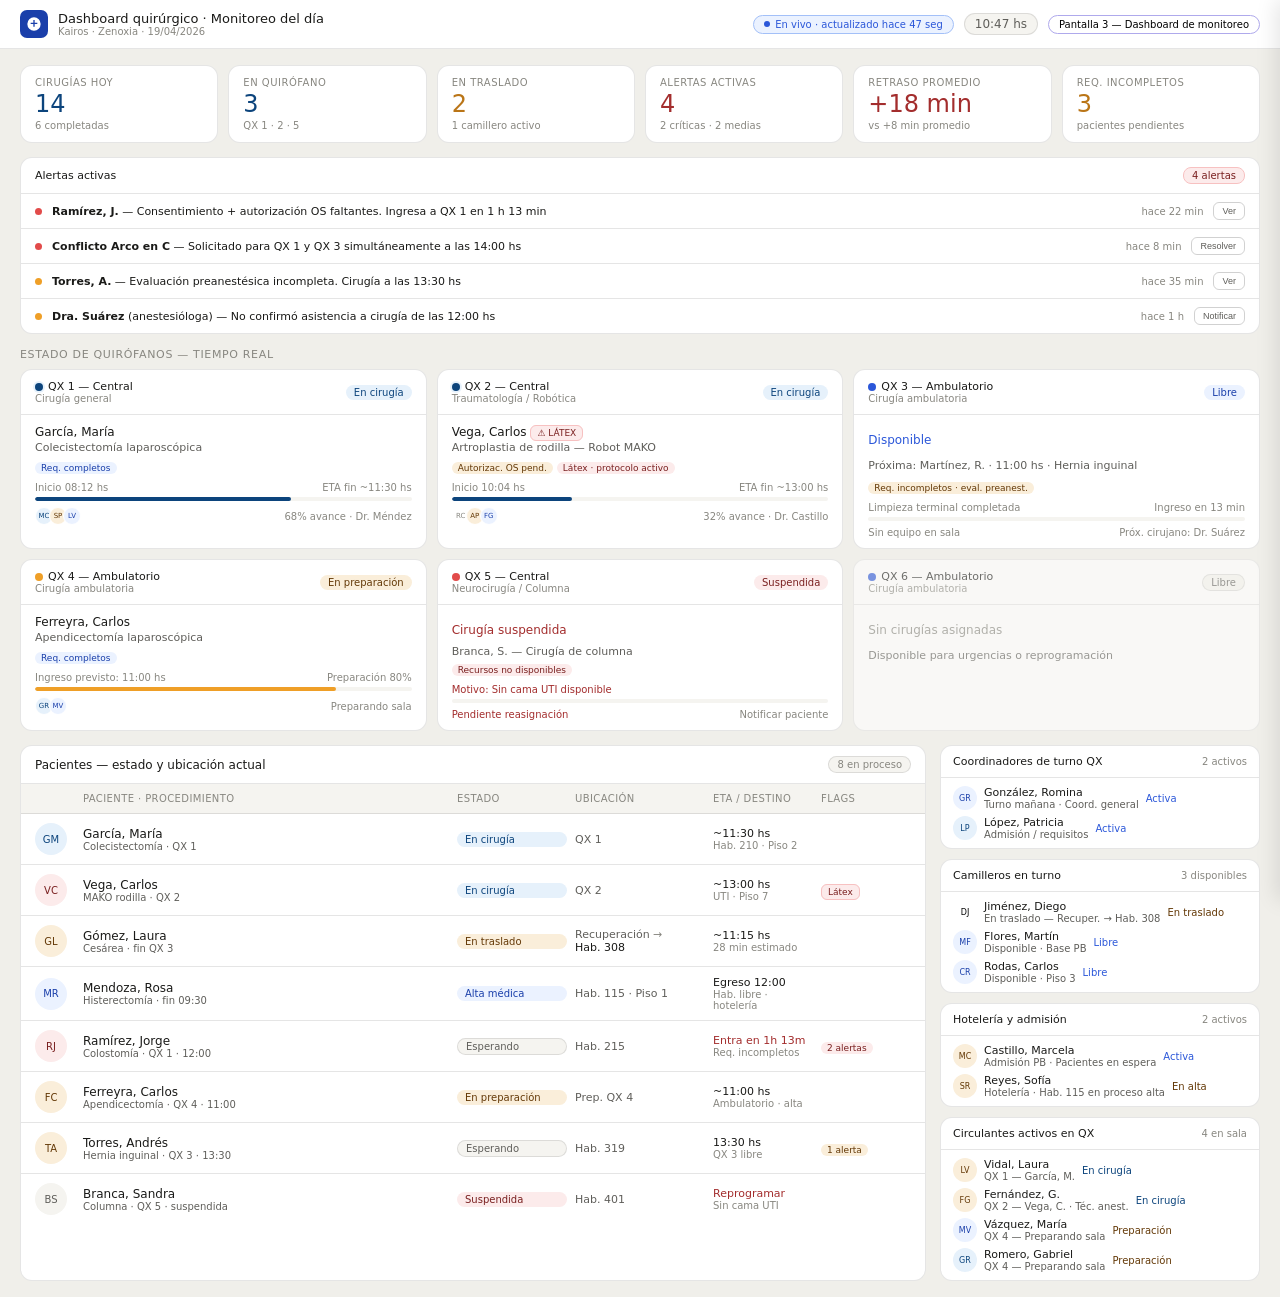
<file: 03_dashboard_monitoreo.html>
<!DOCTYPE html>
<html lang="es">
<head>
<meta charset="UTF-8">
<meta name="viewport" content="width=device-width, initial-scale=1.0">
<title>Dashboard Quirúrgico — Kairos · Zenoxia</title>
<style>
:root {

  /* ─────────────────────────────────────────────────────────────
     1. PRIMARIO — Azul royal
     Branding Zenoxia. Kairos y Cordis comparten estos valores.
  ───────────────────────────────────────────────────────────── */
  --p-light: #EBF2FF;   /* fills, fondos de badge, card activa       */
  --p-mid:   #A3C0F8;   /* bordes de badge, separadores              */
  --p:       #2B57D9;   /* botones, íconos primarios, links activos  */
  --p-dark:  #1A3FAA;   /* topbar, logo, nav activo, texto activo    */

  /* ─────────────────────────────────────────────────────────────
     2. NEUTROS — Fondos, texto, bordes
  ───────────────────────────────────────────────────────────── */
  --bg:   #ffffff;              /* cards, modales, panels              */
  --bg2:  #f5f4f0;              /* inputs, fondos de sección, filas    */
  --bg3:  #f0efea;              /* fondo del body                      */
  --txt:  #1a1a18;              /* texto principal                     */
  --txt2: #5f5e5a;              /* texto secundario                    */
  --txt3: #888780;              /* labels, placeholders, tertiary      */
  --brd:  rgba(0,0,0,0.10);    /* borde sutil                         */
  --brd2: rgba(0,0,0,0.18);    /* borde medio — inputs, énfasis       */

  /* ─────────────────────────────────────────────────────────────
     3. SEMÁNTICOS — Estados del sistema
     Uso genérico en toda la plataforma.
     Para estados específicos de dominio, usar secciones 4–9.
  ───────────────────────────────────────────────────────────── */

  --s-ok:     #0F6E56;   /* confirmado, validado, completado          */
  --s-ok-l:   #E1F5EE;   /* fondo badge OK                            */
  --s-ok-m:   #9FE1CB;   /* borde badge OK                            */

  --s-warn:   #633806;   /* pendiente, atención leve                  */
  --s-warn-l: #FAEEDA;   /* fondo badge WARN                          */
  --s-warn-m: #EF9F27;   /* borde / ícono badge WARN                  */

  --s-err:    #791F1F;   /* bloqueante, alergia, crítico              */
  --s-err-l:  #FCEBEB;   /* fondo badge ERR                           */
  --s-err-m:  #E24B4A;   /* borde / ícono badge ERR                   */

  --s-info:   #0C447C;   /* informativo neutro, estado secundario     */
  --s-info-l: #E6F1FB;   /* fondo badge INFO                          */
  --s-info-m: #B5D4F4;   /* borde badge INFO                          */

  /* ─────────────────────────────────────────────────────────────
     4. TRIAGE — Colores por nivel de prioridad clínica
     Solo para Cordis (Guardia). Kairos no usa triage.
     Convención: --tN = texto/ícono · --tN-l = fondo · --tN-brd = borde
  ───────────────────────────────────────────────────────────── */

  --t1:     #C0392B;                    /* N1 Resucitación — Rojo       */
  --t1-l:   rgba(192, 57, 43, 0.10);
  --t1-brd: rgba(192, 57, 43, 0.25);

  --t2:     #D4680A;                    /* N2 Emergencia — Naranja      */
  --t2-l:   rgba(212, 104, 10, 0.10);
  --t2-brd: rgba(212, 104, 10, 0.25);

  --t3:     #A07C00;                    /* N3 Urgencia — Amarillo osc.  */
  --t3-l:   rgba(160, 124, 0, 0.10);
  --t3-brd: rgba(160, 124, 0, 0.25);

  --t4:     #2E7D4F;                    /* N4 Menor — Verde             */
  --t4-l:   rgba(46, 125, 79, 0.10);
  --t4-brd: rgba(46, 125, 79, 0.25);

  --t5:     #1565A8;                    /* N5 No urgente — Azul         */
  --t5-l:   rgba(21, 101, 168, 0.10);
  --t5-brd: rgba(21, 101, 168, 0.25);

  /* ─────────────────────────────────────────────────────────────
     5. ESTADOS DE CAMA — Ciclo hotelero
     Kairos: habitaciones prequirúrgicas y recuperación.
     Cordis: boxes de guardia.
     Convención: base (texto/ícono) · -l (fondo) · -m (borde)
  ───────────────────────────────────────────────────────────── */

  --cama-libre:    #0F6E56;   --cama-libre-l:    #E1F5EE;   --cama-libre-m:    #9FE1CB;
  --cama-ocup:     #1A3FAA;   --cama-ocup-l:     #EBF2FF;   --cama-ocup-m:     #A3C0F8;
  --cama-alta:     #7B3FA0;   --cama-alta-l:     #F3E8FF;   --cama-alta-m:     #C9A0E0;
  --cama-limp:     #B45309;   --cama-limp-l:     #FEF3C7;   --cama-limp-m:     #FCD34D;
  --cama-lista:    #0E7490;   --cama-lista-l:    #E0F7FA;   --cama-lista-m:    #67E8F9;
  --cama-bloq:     #4B4B4B;   --cama-bloq-l:     #F0F0F0;   --cama-bloq-m:     #AAAAAA;

  /* ─────────────────────────────────────────────────────────────
     6. ESTADOS DE EQUIPO — Equipamiento médico
     Cordis Imágenes: estado de TC, RM, sala de rayos, etc.
     Convención: base · -l (fondo) · -m (borde)
  ───────────────────────────────────────────────────────────── */

  --eq-libre:   #0F6E56;   --eq-libre-l:   #E1F5EE;   --eq-libre-m:   #9FE1CB;
  --eq-uso:     #2B57D9;   --eq-uso-l:     #EBF2FF;   --eq-uso-m:     #A3C0F8;
  --eq-limp:    #B45309;   --eq-limp-l:    #FEF3C7;   --eq-limp-m:    #FCD34D;
  --eq-fuera:   #4B4B4B;   --eq-fuera-l:   #F0F0F0;   --eq-fuera-m:   #AAAAAA;

  /* ─────────────────────────────────────────────────────────────
     7. TRASLADOS — Cola dinámica de camilleros
     Kairos y Cordis Camilleros.
     Estados del ciclo de vida de un traslado.
     Convención: base · -l (fondo) · -m (borde)
  ───────────────────────────────────────────────────────────── */

  --tr-pend:    #633806;   --tr-pend-l:    #FAEEDA;   --tr-pend-m:    #EF9F27;
  --tr-asig:    #0C447C;   --tr-asig-l:    #E6F1FB;   --tr-asig-m:    #B5D4F4;
  --tr-curso:   #2B57D9;   --tr-curso-l:   #EBF2FF;   --tr-curso-m:   #A3C0F8;
  --tr-done:    #0F6E56;   --tr-done-l:    #E1F5EE;   --tr-done-m:    #9FE1CB;
  --tr-urg:     #791F1F;   --tr-urg-l:     #FCEBEB;   --tr-urg-m:     #E24B4A;

  /* ─────────────────────────────────────────────────────────────
     8. IDENTIFICACIÓN DE EQUIPAMIENTO — Tipo de camilla / recurso
     Color por tipo de equipo requerido en un traslado.
     Solo valor base (sin -l/-m) — uso decorativo, no semántico.
  ───────────────────────────────────────────────────────────── */

  --equip-silla:    #7B3FA0;   /* silla de ruedas                     */
  --equip-camilla:  #0E7490;   /* camilla estándar o con barandas     */
  --equip-oxigeno:  #B45309;   /* O₂ portátil                         */
  --equip-tc:       #0C447C;   /* traslado a TC                       */
  --equip-rm:       #791F1F;   /* traslado a RM                       */

  /* ─────────────────────────────────────────────────────────────
     8B. CARGA LABORAL — Nivel de carga por operador
     Usado en paneles de coordinación (camilleros, enfermeros).
     Convención: base · -l (fondo badge)
  ───────────────────────────────────────────────────────────── */

  --carga-leve:     #0F6E56;   --carga-leve-l:    #E1F5EE;
  --carga-mod:      #A07C00;   --carga-mod-l:     #FEF9E0;
  --carga-alta:     #D4680A;   --carga-alta-l:    #FEF3C7;
  --carga-limite:   #C0392B;   --carga-limite-l:  #FCEBEB;

  /* ─────────────────────────────────────────────────────────────
     9. WORKLIST — Estados de estudios de imágenes
     Cordis Imágenes: ciclo de vida de un estudio (TC, RM, Rx).
     Convención: base · -l (fondo)
  ───────────────────────────────────────────────────────────── */

  --ws-pending:     #888780;   --ws-pending-l:    #f0efea;
  --ws-executing:   #2B57D9;   --ws-executing-l:  #EBF2FF;
  --ws-approval:    #A07C00;   --ws-approval-l:   #FAEEDA;
  --ws-approved:    #0F6E56;   --ws-approved-l:   #E1F5EE;
  --ws-delivered:   #5f5e5a;   --ws-delivered-l:  #f5f4f0;

  /* ─────────────────────────────────────────────────────────────
     10. IA — Asistencia cognitiva
     Gradiente de degradado para indicar sugerencia de IA.
     Usar en bordes, backgrounds sutiles, no en texto.
     Siempre con indicación visible de que es sugerencia IA,
     nunca como decisión clínica autónoma (RN-04).
  ───────────────────────────────────────────────────────────── */

  --ai-from: #1A3FAA;   /* inicio del gradiente — azul profundo      */
  --ai-to:   #6366F1;   /* fin del gradiente — violeta               */

  /* ─────────────────────────────────────────────────────────────
     11. SLA — Tiempos de respuesta clínicos (minutos)
     Valores numéricos usados como thresholds, no como colores.
     Combinar con tokens de triage para colorear el estado SLA.
  ───────────────────────────────────────────────────────────── */

  --sla-n1:   0;     /* N1 Resucitación — atención inmediata         */
  --sla-n2:   15;    /* N2 Emergencia — ≤15 min                      */
  --sla-n3:   30;    /* N3 Urgencia — ≤30 min                        */
  --sla-n4:   120;   /* N4 Menor — ≤2 hs                             */
  --sla-n5:   240;   /* N5 No urgente — ≤4 hs                        */

  --sla-urg:    #791F1F;   --sla-urg-l:    #FCEBEB;   --sla-urg-m:    #E24B4A;
  --sla-amb:    #0C447C;   --sla-amb-l:    #E6F1FB;   --sla-amb-m:    #B5D4F4;

  /* ─────────────────────────────────────────────────────────────
     12. TIPOGRAFÍA
  ───────────────────────────────────────────────────────────── */

  --font-sans:  system-ui, -apple-system, sans-serif;
  --font-mono:  'Courier New', Courier, monospace;

  --text-2xs:  8px;
  --text-xs:   10px;
  --text-sm:   11px;
  --text-md:   13px;
  --text-lg:   15px;
  --text-xl:   18px;
  --text-2xl:  22px;
  --text-3xl:  28px;

  --fw-normal:   400;
  --fw-medium:   500;
  --fw-semibold: 600;
  --fw-bold:     700;
  --fw-black:    800;

  /* ─────────────────────────────────────────────────────────────
     13. ICONOGRAFÍA — SVG outline, stroke="currentColor"
     Referencia: <svg class="ki ki-md"><use href="#ki-nombre"/></svg>
  ───────────────────────────────────────────────────────────── */

  --icon-xs:  12px;
  --icon-sm:  14px;
  --icon-md:  18px;
  --icon-lg:  22px;
  --icon-xl:  32px;

  --icon-stroke-thin:   1.2px;
  --icon-stroke:        1.4px;
  --icon-stroke-medium: 1.6px;
  --icon-stroke-thick:  2px;

  /* ─────────────────────────────────────────────────────────────
     14. ESPACIADO Y RADIO
  ───────────────────────────────────────────────────────────── */

  --r-xs:   4px;
  --r:      8px;
  --r-lg:   12px;
  --r-xl:   16px;
  --r-full: 999px;

  --gap-xs: 4px;
  --gap-sm: 8px;
  --gap-md: 12px;
  --gap-lg: 16px;
  --gap-xl: 24px;

  --pad-xs: 6px 8px;
  --pad-sm: 8px 12px;
  --pad-md: 12px 16px;
  --pad-lg: 16px 20px;

}
*{box-sizing:border-box;margin:0;padding:0}
body{font-family:-apple-system,BlinkMacSystemFont,'Segoe UI',system-ui,sans-serif;font-size:13px;background:var(--bg3);min-height:100vh;padding:0}

/* ── TOPBAR ── */
.topbar{background:var(--bg);border-bottom:0.5px solid var(--brd);padding:10px 20px;display:flex;align-items:center;justify-content:space-between;position:sticky;top:0;z-index:50}
.tb-left{display:flex;align-items:center;gap:10px}
.logo{width:28px;height:28px;background:var(--p-dark);border-radius:7px;display:flex;align-items:center;justify-content:center}
.logo svg{width:16px;height:16px;fill:#fff}
.tb-title{font-size:13px;font-weight:500;color:var(--txt)}
.tb-sub{font-size:10px;color:var(--txt3)}
.tb-right{display:flex;align-items:center;gap:10px}
.live-badge{display:flex;align-items:center;gap:5px;font-size:10px;color:var(--p);background:var(--p-light);padding:3px 10px;border-radius:20px;border:0.5px solid var(--p-mid)}
.live-dot{width:6px;height:6px;border-radius:50%;background:var(--p);animation:pulse 1.8s infinite}
@keyframes pulse{0%,100%{opacity:1}50%{opacity:.4}}
.tb-clock{font-size:12px;font-weight:500;color:var(--txt2);background:var(--bg2);padding:3px 10px;border-radius:20px;border:0.5px solid var(--brd)}
.slabel{font-size:10px;background:var(--pl);color:var(--purple);padding:3px 10px;border-radius:20px;font-weight:500;border:0.5px solid #AFA9EC}

/* ── LAYOUT ── */
.page{padding:16px 20px;display:flex;flex-direction:column;gap:14px;max-width:1300px;margin:0 auto}

/* ── KPI STRIP ── */
.kpi-strip{display:grid;grid-template-columns:repeat(6,1fr);gap:10px}
.kpi{background:var(--bg);border:0.5px solid var(--brd);border-radius:var(--r-lg);padding:11px 14px}
.kpi-lbl{font-size:10px;color:var(--txt3);text-transform:uppercase;letter-spacing:.05em;margin-bottom:4px}
.kpi-val{font-size:24px;font-weight:500;color:var(--txt);line-height:1}
.kpi-sub{font-size:10px;color:var(--txt3);margin-top:4px}
.kpi.danger .kpi-val{color:#A32D2D}
.kpi.warn .kpi-val{color:#BA7517}
.kpi.ok .kpi-val{color:var(--p)}
.kpi.info .kpi-val{color:var(--s-info)}

/* ── SECTION TITLES ── */
.sec-title{font-size:11px;font-weight:500;color:var(--txt3);text-transform:uppercase;letter-spacing:.06em;margin-bottom:8px}

/* ── QX GRID ── */
.qx-grid{display:grid;grid-template-columns:repeat(3,1fr);gap:10px}
.qx-card{background:var(--bg);border:0.5px solid var(--brd);border-radius:var(--r-lg);overflow:hidden;cursor:pointer;transition:box-shadow .15s}
.qx-card:hover{box-shadow:0 2px 8px rgba(0,0,0,.1)}
.qx-card.selected{border-color:var(--p);box-shadow:0 0 0 2px var(--p-mid)}
.qx-header{padding:10px 14px;display:flex;align-items:center;justify-content:space-between;border-bottom:0.5px solid var(--brd)}
.qx-num{font-size:11px;font-weight:500;color:var(--txt);display:flex;align-items:center;gap:5px}
.qx-type{font-size:10px;color:var(--txt3)}
.status-dot{width:8px;height:8px;border-radius:50%;flex-shrink:0}
.sd-active{background:var(--s-info);box-shadow:0 0 0 2px var(--s-info-l)}
.sd-free{background:var(--p)}
.sd-prep{background:var(--s-warn-m)}
.sd-suspend{background:var(--s-err-m)}
.qx-body{padding:10px 14px}
.qx-pac{font-size:12px;font-weight:500;color:var(--txt);margin-bottom:2px}
.qx-proc{font-size:11px;color:var(--txt2);margin-bottom:8px}
.qx-tags{display:flex;gap:4px;flex-wrap:wrap;margin-bottom:8px}
.tag{font-size:9px;padding:1px 6px;border-radius:8px}
.t-red{background:var(--s-err-l);color:var(--s-err)}
.t-amber{background:var(--s-warn-l);color:var(--s-warn)}
.t-ok{background:var(--p-light);color:var(--p-dark)}
.t-blue{background:var(--s-info-l);color:var(--s-info)}
.t-gray{background:var(--bg2);color:var(--txt2);border:0.5px solid var(--brd)}
.qx-progress{margin-bottom:6px}
.prog-label{display:flex;justify-content:space-between;font-size:10px;color:var(--txt3);margin-bottom:4px}
.prog-bar{height:4px;background:var(--bg2);border-radius:2px;overflow:hidden}
.prog-fill{height:4px;border-radius:2px;transition:width .3s}
.qx-footer{display:flex;justify-content:space-between;align-items:center;font-size:10px;color:var(--txt3)}
.qx-actors{display:flex;gap:-4px}
.qx-actor-av{width:18px;height:18px;border-radius:50%;border:1.5px solid var(--bg);display:flex;align-items:center;justify-content:center;font-size:7px;font-weight:500;margin-left:-4px}
.qx-actor-av:first-child{margin-left:0}
.free-label{font-size:12px;font-weight:500;color:var(--p);padding:8px 0}
.suspend-label{font-size:12px;font-weight:500;color:#A32D2D;padding:8px 0}
.next-label{font-size:11px;color:var(--txt2);padding:4px 0}

/* ── MAIN GRID BOTTOM ── */
.bottom-grid{display:grid;grid-template-columns:1fr 320px;gap:14px}

/* ── PACIENTES EN MOVIMIENTO ── */
.movement-table{background:var(--bg);border:0.5px solid var(--brd);border-radius:var(--r-lg);overflow:hidden}
.mt-head{padding:10px 14px;border-bottom:0.5px solid var(--brd);display:flex;align-items:center;justify-content:space-between}
.mt-title{font-size:12px;font-weight:500;color:var(--txt)}
.mt-count{font-size:10px;color:var(--txt3);background:var(--bg2);padding:2px 8px;border-radius:10px;border:0.5px solid var(--brd)}
.mt-row{display:grid;grid-template-columns:40px 1fr 110px 130px 100px 90px;gap:8px;align-items:center;padding:9px 14px;border-bottom:0.5px solid var(--brd);transition:background .12s;cursor:pointer}
.mt-row:last-child{border-bottom:none}
.mt-row:hover{background:var(--bg2)}
.mt-row.hdr{background:var(--bg2);font-size:10px;color:var(--txt3);font-weight:500;text-transform:uppercase;letter-spacing:.04em;cursor:default}
.mt-row.hdr:hover{background:var(--bg2)}
.pac-av{width:32px;height:32px;border-radius:50%;display:flex;align-items:center;justify-content:center;font-size:10px;font-weight:500;flex-shrink:0}
.pac-name{font-size:12px;font-weight:500;color:var(--txt)}
.pac-proc{font-size:10px;color:var(--txt2)}
.pill{display:inline-block;font-size:10px;padding:2px 8px;border-radius:10px;font-weight:500}
.p-blue{background:var(--s-info-l);color:var(--s-info)}
.p-amber{background:var(--s-warn-l);color:var(--s-warn)}
.p-ok{background:var(--p-light);color:var(--p-dark)}
.p-red{background:var(--s-err-l);color:var(--s-err)}
.p-gray{background:var(--bg2);color:var(--txt2);border:0.5px solid var(--brd)}
.loc-from{font-size:11px;color:var(--txt2)}
.loc-arrow{color:var(--txt3);margin:0 3px}
.loc-to{font-size:11px;font-weight:500;color:var(--txt)}
.eta-val{font-size:11px;font-weight:500;color:var(--txt)}
.eta-sub{font-size:10px;color:var(--txt3)}
.latex-flag{font-size:9px;background:var(--s-err-l);color:var(--s-err);padding:2px 6px;border-radius:6px;font-weight:500;border:0.5px solid #F7C1C1}

/* ── PANEL LATERAL ACTORES ── */
.actors-panel{display:flex;flex-direction:column;gap:10px}
.actor-card{background:var(--bg);border:0.5px solid var(--brd);border-radius:var(--r-lg);overflow:hidden}
.ac-head{padding:9px 12px;border-bottom:0.5px solid var(--brd);display:flex;align-items:center;justify-content:space-between}
.ac-title{font-size:11px;font-weight:500;color:var(--txt)}
.ac-count{font-size:10px;color:var(--txt3)}
.ac-body{padding:8px 12px;display:flex;flex-direction:column;gap:6px}
.ac-person{display:flex;align-items:center;gap:7px}
.ac-av{width:24px;height:24px;border-radius:50%;display:flex;align-items:center;justify-content:center;font-size:8px;font-weight:500;flex-shrink:0}
.ac-name{font-size:11px;font-weight:500;color:var(--txt);flex:1}
.ac-where{font-size:10px;color:var(--txt2)}
.ac-status{font-size:10px;font-weight:500}

/* ── ALERTS STRIP ── */
.alerts-strip{background:var(--bg);border:0.5px solid var(--brd);border-radius:var(--r-lg);overflow:hidden}
.as-head{padding:9px 14px;border-bottom:0.5px solid var(--brd);display:flex;align-items:center;justify-content:space-between}
.as-title{font-size:11px;font-weight:500;color:var(--txt)}
.as-badge{font-size:10px;color:var(--s-err);background:var(--s-err-l);padding:2px 8px;border-radius:8px;font-weight:500;border:0.5px solid #F7C1C1}
.as-body{display:flex;flex-direction:column}
.alert-row{display:flex;align-items:center;gap:10px;padding:8px 14px;border-bottom:0.5px solid var(--brd);font-size:11px}
.alert-row:last-child{border-bottom:none}
.adot{width:7px;height:7px;min-width:7px;border-radius:50%}
.alert-txt{flex:1;color:var(--txt)}
.alert-time{font-size:10px;color:var(--txt3);white-space:nowrap}
.btn-resolve{font-size:9px;padding:3px 8px;border-radius:6px;border:0.5px solid var(--brd2);background:transparent;color:var(--txt2);cursor:pointer;white-space:nowrap}
.btn-resolve:hover{background:var(--bg2)}

/* ── DETAIL DRAWER ── */
.drawer{position:fixed;right:0;top:0;bottom:0;width:380px;background:var(--bg);border-left:0.5px solid var(--brd);z-index:100;transform:translateX(100%);transition:transform .25s ease;display:flex;flex-direction:column;box-shadow:-4px 0 20px rgba(0,0,0,.1)}
.drawer.open{transform:translateX(0)}
.drawer-head{padding:14px 16px;border-bottom:0.5px solid var(--brd);display:flex;align-items:center;justify-content:space-between}
.drawer-title{font-size:14px;font-weight:500;color:var(--txt)}
.drawer-sub{font-size:10px;color:var(--txt3);margin-top:2px}
.drawer-close{width:28px;height:28px;border-radius:50%;background:var(--bg2);border:0.5px solid var(--brd);display:flex;align-items:center;justify-content:center;cursor:pointer;font-size:16px;color:var(--txt2)}
.drawer-body{flex:1;overflow-y:auto;padding:14px 16px;display:flex;flex-direction:column;gap:12px}

.d-section{display:flex;flex-direction:column;gap:5px}
.d-lbl{font-size:10px;font-weight:500;color:var(--txt3);text-transform:uppercase;letter-spacing:.05em;margin-bottom:4px}
.d-row{display:flex;justify-content:space-between;font-size:11px;padding:4px 0;border-bottom:0.5px solid var(--brd)}
.d-row:last-child{border-bottom:none}
.d-k{color:var(--txt2)}
.d-v{font-weight:500;color:var(--txt)}

.timeline{display:flex;flex-direction:column}
.tl-item{display:flex;gap:9px;margin-bottom:14px}
.tl-left{display:flex;flex-direction:column;align-items:center;width:28px}
.tl-dot{width:10px;height:10px;border-radius:50%;flex-shrink:0;margin-top:2px}
.td-done{background:var(--p)}
.td-now{background:var(--s-info);box-shadow:0 0 0 3px var(--s-info-l)}
.td-pend{background:var(--bg2);border:1.5px solid var(--brd2)}
.tl-line{flex:1;width:1.5px;background:var(--brd);min-height:14px;margin:3px 0}
.tl-body{flex:1;padding-bottom:0}
.tl-time{font-size:10px;color:var(--txt3);margin-bottom:1px}
.tl-event{font-size:12px;font-weight:500;color:var(--txt);margin-bottom:1px}
.tl-who{font-size:10px;color:var(--txt2)}
.tl-scan{display:inline-flex;align-items:center;gap:3px;font-size:9px;background:var(--p-light);color:var(--p-dark);padding:2px 7px;border-radius:8px;margin-top:3px;border:0.5px solid var(--p-mid)}

.overlay{display:none;position:fixed;inset:0;background:rgba(0,0,0,.25);z-index:99}
.overlay.open{display:block}

/* ── RESPONSIVE — generado por QA Kairos v0.4 ── */
@media (max-width:860px){
  .shell{border-radius:0;margin:0;box-shadow:none}
  body{padding:0}
  .dash-layout{grid-template-columns:1fr}
  .right-panel{width:100%}
  .stats-row{grid-template-columns:1fr 1fr}
  .qx-grid{grid-template-columns:1fr}
}
</style>
</head>
<body>

<!-- TOPBAR -->
<div class="topbar">
  <div class="tb-left">
    <div class="logo"><svg viewBox="0 0 24 24"><path d="M12 2a10 10 0 100 20A10 10 0 0012 2zm1 14h-2v-4H7v-2h4V6h2v4h4v2h-4v4z"/></svg></div>
    <div><div class="tb-title">Dashboard quirúrgico · Monitoreo del día</div><div class="tb-sub">Kairos · Zenoxia · 19/04/2026</div></div>
  </div>
  <div class="tb-right">
    <div class="live-badge"><div class="live-dot"></div>En vivo · actualizado hace 47 seg</div>
    <div class="tb-clock" id="clock">10:47 hs</div>
    <div class="slabel">Pantalla 3 — Dashboard de monitoreo</div>
  </div>
</div>

<div class="page">

  <!-- KPI STRIP -->
  <div class="kpi-strip">
    <div class="kpi info"><div class="kpi-lbl">Cirugías hoy</div><div class="kpi-val">14</div><div class="kpi-sub">6 completadas</div></div>
    <div class="kpi info"><div class="kpi-lbl">En quirófano</div><div class="kpi-val">3</div><div class="kpi-sub">QX 1 · 2 · 5</div></div>
    <div class="kpi warn"><div class="kpi-lbl">En traslado</div><div class="kpi-val">2</div><div class="kpi-sub">1 camillero activo</div></div>
    <div class="kpi danger"><div class="kpi-lbl">Alertas activas</div><div class="kpi-val">4</div><div class="kpi-sub">2 críticas · 2 medias</div></div>
    <div class="kpi danger"><div class="kpi-lbl">Retraso promedio</div><div class="kpi-val">+18 min</div><div class="kpi-sub">vs +8 min promedio</div></div>
    <div class="kpi warn"><div class="kpi-lbl">Req. incompletos</div><div class="kpi-val">3</div><div class="kpi-sub">pacientes pendientes</div></div>
  </div>

  <!-- ALERTAS -->
  <div class="alerts-strip">
    <div class="as-head"><div class="as-title">Alertas activas</div><div class="as-badge">4 alertas</div></div>
    <div class="as-body">
      <div class="alert-row"><div class="adot" style="background:var(--s-err-m)"></div><div class="alert-txt"><strong>Ramírez, J.</strong> — Consentimiento + autorización OS faltantes. Ingresa a QX 1 en 1 h 13 min</div><div class="alert-time">hace 22 min</div><button class="btn-resolve">Ver</button></div>
      <div class="alert-row"><div class="adot" style="background:var(--s-err-m)"></div><div class="alert-txt"><strong>Conflicto Arco en C</strong> — Solicitado para QX 1 y QX 3 simultáneamente a las 14:00 hs</div><div class="alert-time">hace 8 min</div><button class="btn-resolve">Resolver</button></div>
      <div class="alert-row"><div class="adot" style="background:var(--s-warn-m)"></div><div class="alert-txt"><strong>Torres, A.</strong> — Evaluación preanestésica incompleta. Cirugía a las 13:30 hs</div><div class="alert-time">hace 35 min</div><button class="btn-resolve">Ver</button></div>
      <div class="alert-row"><div class="adot" style="background:var(--s-warn-m)"></div><div class="alert-txt"><strong>Dra. Suárez</strong> (anestesióloga) — No confirmó asistencia a cirugía de las 12:00 hs</div><div class="alert-time">hace 1 h</div><button class="btn-resolve">Notificar</button></div>
    </div>
  </div>

  <!-- QUIRÓFANOS -->
  <div>
    <div class="sec-title">Estado de quirófanos — tiempo real</div>
    <div class="qx-grid">

      <div class="qx-card" onclick="openDrawer('garcia')">
        <div class="qx-header">
          <div><div class="qx-num"><div class="status-dot sd-active"></div>QX 1 — Central</div><div class="qx-type">Cirugía general</div></div>
          <span class="pill p-blue">En cirugía</span>
        </div>
        <div class="qx-body">
          <div class="qx-pac">García, María</div>
          <div class="qx-proc">Colecistectomía laparoscópica</div>
          <div class="qx-tags"><span class="tag t-ok">Req. completos</span></div>
          <div class="qx-progress">
            <div class="prog-label"><span>Inicio 08:12 hs</span><span>ETA fin ~11:30 hs</span></div>
            <div class="prog-bar"><div class="prog-fill" style="width:68%;background:var(--s-info)"></div></div>
          </div>
          <div class="qx-footer">
            <div class="qx-actors">
              <div class="qx-actor-av" style="background:var(--s-info-l);color:var(--s-info)">MC</div>
              <div class="qx-actor-av" style="background:var(--s-warn-l);color:var(--s-warn)">SP</div>
              <div class="qx-actor-av" style="background:var(--p-light);color:var(--p-dark)">LV</div>
            </div>
            <span>68% avance · Dr. Méndez</span>
          </div>
        </div>
      </div>

      <div class="qx-card" onclick="openDrawer('vega')">
        <div class="qx-header">
          <div><div class="qx-num"><div class="status-dot sd-active"></div>QX 2 — Central</div><div class="qx-type">Traumatología / Robótica</div></div>
          <span class="pill p-blue">En cirugía</span>
        </div>
        <div class="qx-body">
          <div class="qx-pac">Vega, Carlos <span class="latex-flag">⚠ LÁTEX</span></div>
          <div class="qx-proc">Artroplastia de rodilla — Robot MAKO</div>
          <div class="qx-tags"><span class="tag t-amber">Autorizac. OS pend.</span><span class="tag t-red">Látex · protocolo activo</span></div>
          <div class="qx-progress">
            <div class="prog-label"><span>Inicio 10:04 hs</span><span>ETA fin ~13:00 hs</span></div>
            <div class="prog-bar"><div class="prog-fill" style="width:32%;background:var(--s-info)"></div></div>
          </div>
          <div class="qx-footer">
            <div class="qx-actors">
              <div class="qx-actor-av" style="background:var(--pl);color:var(--purple)">RC</div>
              <div class="qx-actor-av" style="background:var(--s-warn-l);color:var(--s-warn)">AP</div>
              <div class="qx-actor-av" style="background:var(--p-light);color:var(--p-dark)">FG</div>
            </div>
            <span>32% avance · Dr. Castillo</span>
          </div>
        </div>
      </div>

      <div class="qx-card" onclick="openDrawer('qx3')">
        <div class="qx-header">
          <div><div class="qx-num"><div class="status-dot sd-free"></div>QX 3 — Ambulatorio</div><div class="qx-type">Cirugía ambulatoria</div></div>
          <span class="pill p-ok">Libre</span>
        </div>
        <div class="qx-body">
          <div class="free-label">Disponible</div>
          <div class="next-label">Próxima: Martínez, R. · 11:00 hs · Hernia inguinal</div>
          <div class="qx-tags" style="margin-top:6px"><span class="tag t-amber">Req. incompletos · eval. preanest.</span></div>
          <div class="qx-progress">
            <div class="prog-label"><span>Limpieza terminal completada</span><span>Ingreso en 13 min</span></div>
            <div class="prog-bar"><div class="prog-fill" style="width:0%;background:var(--p)"></div></div>
          </div>
          <div class="qx-footer"><span style="color:var(--txt3)">Sin equipo en sala</span><span>Próx. cirujano: Dr. Suárez</span></div>
        </div>
      </div>

      <div class="qx-card" onclick="openDrawer('ferreyra')">
        <div class="qx-header">
          <div><div class="qx-num"><div class="status-dot sd-prep"></div>QX 4 — Ambulatorio</div><div class="qx-type">Cirugía ambulatoria</div></div>
          <span class="pill p-amber">En preparación</span>
        </div>
        <div class="qx-body">
          <div class="qx-pac">Ferreyra, Carlos</div>
          <div class="qx-proc">Apendicectomía laparoscópica</div>
          <div class="qx-tags"><span class="tag t-ok">Req. completos</span></div>
          <div class="qx-progress">
            <div class="prog-label"><span>Ingreso previsto: 11:00 hs</span><span>Preparación 80%</span></div>
            <div class="prog-bar"><div class="prog-fill" style="width:80%;background:var(--s-warn-m)"></div></div>
          </div>
          <div class="qx-footer">
            <div class="qx-actors">
              <div class="qx-actor-av" style="background:var(--s-info-l);color:var(--s-info)">GR</div>
              <div class="qx-actor-av" style="background:var(--p-light);color:var(--p-dark)">MV</div>
            </div>
            <span>Preparando sala</span>
          </div>
        </div>
      </div>

      <div class="qx-card" onclick="openDrawer('branca')">
        <div class="qx-header">
          <div><div class="qx-num"><div class="status-dot sd-suspend"></div>QX 5 — Central</div><div class="qx-type">Neurocirugía / Columna</div></div>
          <span class="pill p-red">Suspendida</span>
        </div>
        <div class="qx-body">
          <div class="suspend-label">Cirugía suspendida</div>
          <div class="qx-proc" style="margin-bottom:6px">Branca, S. — Cirugía de columna</div>
          <div class="qx-tags"><span class="tag t-red">Recursos no disponibles</span></div>
          <div class="qx-progress">
            <div class="prog-label"><span style="color:#A32D2D">Motivo: Sin cama UTI disponible</span></div>
            <div class="prog-bar"><div class="prog-fill" style="width:0%;background:var(--s-err-m)"></div></div>
          </div>
          <div class="qx-footer"><span style="color:#A32D2D">Pendiente reasignación</span><span style="color:var(--txt3)">Notificar paciente</span></div>
        </div>
      </div>

      <div class="qx-card" style="opacity:.6;cursor:default">
        <div class="qx-header">
          <div><div class="qx-num"><div class="status-dot sd-free"></div>QX 6 — Ambulatorio</div><div class="qx-type">Cirugía ambulatoria</div></div>
          <span class="pill p-gray">Libre</span>
        </div>
        <div class="qx-body">
          <div class="free-label" style="color:var(--txt3)">Sin cirugías asignadas</div>
          <div class="next-label">Disponible para urgencias o reprogramación</div>
        </div>
      </div>

    </div>
  </div>

  <!-- BOTTOM -->
  <div class="bottom-grid">

    <!-- PACIENTES EN MOVIMIENTO -->
    <div class="movement-table">
      <div class="mt-head">
        <div class="mt-title">Pacientes — estado y ubicación actual</div>
        <div class="mt-count">8 en proceso</div>
      </div>
      <div class="mt-row hdr"><span></span><span>Paciente · Procedimiento</span><span>Estado</span><span>Ubicación</span><span>ETA / Destino</span><span>Flags</span></div>

      <div class="mt-row" onclick="openDrawer('garcia')">
        <div class="pac-av" style="background:var(--s-info-l);color:var(--s-info)">GM</div>
        <div><div class="pac-name">García, María</div><div class="pac-proc">Colecistectomía · QX 1</div></div>
        <span class="pill p-blue">En cirugía</span>
        <div><div class="loc-from">QX 1</div></div>
        <div><div class="eta-val">~11:30 hs</div><div class="eta-sub">Hab. 210 · Piso 2</div></div>
        <div></div>
      </div>

      <div class="mt-row" onclick="openDrawer('vega')">
        <div class="pac-av" style="background:var(--s-err-l);color:var(--s-err)">VC</div>
        <div><div class="pac-name">Vega, Carlos</div><div class="pac-proc">MAKO rodilla · QX 2</div></div>
        <span class="pill p-blue">En cirugía</span>
        <div><div class="loc-from">QX 2</div></div>
        <div><div class="eta-val">~13:00 hs</div><div class="eta-sub">UTI · Piso 7</div></div>
        <div><span class="latex-flag">Látex</span></div>
      </div>

      <div class="mt-row">
        <div class="pac-av" style="background:var(--s-warn-l);color:var(--s-warn)">GL</div>
        <div><div class="pac-name">Gómez, Laura</div><div class="pac-proc">Cesárea · fin QX 3</div></div>
        <span class="pill p-amber">En traslado</span>
        <div><div class="loc-from">Recuperación<span class="loc-arrow">→</span></div><div class="loc-to">Hab. 308</div></div>
        <div><div class="eta-val">~11:15 hs</div><div class="eta-sub">28 min estimado</div></div>
        <div></div>
      </div>

      <div class="mt-row">
        <div class="pac-av" style="background:var(--p-light);color:var(--p-dark)">MR</div>
        <div><div class="pac-name">Mendoza, Rosa</div><div class="pac-proc">Histerectomía · fin 09:30</div></div>
        <span class="pill p-ok">Alta médica</span>
        <div><div class="loc-from">Hab. 115 · Piso 1</div></div>
        <div><div class="eta-val">Egreso 12:00</div><div class="eta-sub">Hab. libre · hotelería</div></div>
        <div></div>
      </div>

      <div class="mt-row" onclick="openDrawer('ramirez')">
        <div class="pac-av" style="background:var(--s-err-l);color:var(--s-err)">RJ</div>
        <div><div class="pac-name">Ramírez, Jorge</div><div class="pac-proc">Colostomía · QX 1 · 12:00</div></div>
        <span class="pill p-gray">Esperando</span>
        <div><div class="loc-from">Hab. 215</div></div>
        <div><div class="eta-val" style="color:#A32D2D">Entra en 1h 13m</div><div class="eta-sub">Req. incompletos</div></div>
        <div><span class="tag t-red">2 alertas</span></div>
      </div>

      <div class="mt-row">
        <div class="pac-av" style="background:var(--s-warn-l);color:var(--s-warn)">FC</div>
        <div><div class="pac-name">Ferreyra, Carlos</div><div class="pac-proc">Apendicectomía · QX 4 · 11:00</div></div>
        <span class="pill p-amber">En preparación</span>
        <div><div class="loc-from">Prep. QX 4</div></div>
        <div><div class="eta-val">~11:00 hs</div><div class="eta-sub">Ambulatorio · alta</div></div>
        <div></div>
      </div>

      <div class="mt-row">
        <div class="pac-av" style="background:var(--s-warn-l);color:var(--s-warn)">TA</div>
        <div><div class="pac-name">Torres, Andrés</div><div class="pac-proc">Hernia inguinal · QX 3 · 13:30</div></div>
        <span class="pill p-gray">Esperando</span>
        <div><div class="loc-from">Hab. 319</div></div>
        <div><div class="eta-val">13:30 hs</div><div class="eta-sub">QX 3 libre</div></div>
        <div><span class="tag t-amber">1 alerta</span></div>
      </div>

      <div class="mt-row">
        <div class="pac-av" style="background:var(--bg2);color:var(--txt2)">BS</div>
        <div><div class="pac-name">Branca, Sandra</div><div class="pac-proc">Columna · QX 5 · suspendida</div></div>
        <span class="pill p-red">Suspendida</span>
        <div><div class="loc-from">Hab. 401</div></div>
        <div><div class="eta-val" style="color:#A32D2D">Reprogramar</div><div class="eta-sub">Sin cama UTI</div></div>
        <div></div>
      </div>
    </div>

    <!-- ACTORES -->
    <div class="actors-panel">

      <div class="actor-card">
        <div class="ac-head"><div class="ac-title">Coordinadores de turno QX</div><div class="ac-count">2 activos</div></div>
        <div class="ac-body">
          <div class="ac-person">
            <div class="ac-av" style="background:var(--p-light);color:var(--p-dark)">GR</div>
            <div><div class="ac-name">González, Romina</div><div class="ac-where">Turno mañana · Coord. general</div></div>
            <div class="ac-status" style="color:var(--p)">Activa</div>
          </div>
          <div class="ac-person">
            <div class="ac-av" style="background:var(--s-info-l);color:var(--s-info)">LP</div>
            <div><div class="ac-name">López, Patricia</div><div class="ac-where">Admisión / requisitos</div></div>
            <div class="ac-status" style="color:var(--p)">Activa</div>
          </div>
        </div>
      </div>

      <div class="actor-card">
        <div class="ac-head"><div class="ac-title">Camilleros en turno</div><div class="ac-count">3 disponibles</div></div>
        <div class="ac-body">
          <div class="ac-person">
            <div class="ac-av" style="background:var(--pl);color:var(--purple)">DJ</div>
            <div><div class="ac-name">Jiménez, Diego</div><div class="ac-where">En traslado — Recuper. → Hab. 308</div></div>
            <div class="ac-status" style="color:var(--s-warn)">En traslado</div>
          </div>
          <div class="ac-person">
            <div class="ac-av" style="background:var(--p-light);color:var(--p-dark)">MF</div>
            <div><div class="ac-name">Flores, Martín</div><div class="ac-where">Disponible · Base PB</div></div>
            <div class="ac-status" style="color:var(--p)">Libre</div>
          </div>
          <div class="ac-person">
            <div class="ac-av" style="background:var(--p-light);color:var(--p-dark)">CR</div>
            <div><div class="ac-name">Rodas, Carlos</div><div class="ac-where">Disponible · Piso 3</div></div>
            <div class="ac-status" style="color:var(--p)">Libre</div>
          </div>
        </div>
      </div>

      <div class="actor-card">
        <div class="ac-head"><div class="ac-title">Hotelería y admisión</div><div class="ac-count">2 activos</div></div>
        <div class="ac-body">
          <div class="ac-person">
            <div class="ac-av" style="background:var(--s-warn-l);color:var(--s-warn)">MC</div>
            <div><div class="ac-name">Castillo, Marcela</div><div class="ac-where">Admisión PB · Pacientes en espera</div></div>
            <div class="ac-status" style="color:var(--p)">Activa</div>
          </div>
          <div class="ac-person">
            <div class="ac-av" style="background:var(--s-warn-l);color:var(--s-warn)">SR</div>
            <div><div class="ac-name">Reyes, Sofía</div><div class="ac-where">Hotelería · Hab. 115 en proceso alta</div></div>
            <div class="ac-status" style="color:var(--s-warn)">En alta</div>
          </div>
        </div>
      </div>

      <div class="actor-card">
        <div class="ac-head"><div class="ac-title">Circulantes activos en QX</div><div class="ac-count">4 en sala</div></div>
        <div class="ac-body">
          <div class="ac-person">
            <div class="ac-av" style="background:var(--s-warn-l);color:var(--s-warn)">LV</div>
            <div><div class="ac-name">Vidal, Laura</div><div class="ac-where">QX 1 — García, M.</div></div>
            <div class="ac-status" style="color:var(--s-info)">En cirugía</div>
          </div>
          <div class="ac-person">
            <div class="ac-av" style="background:var(--s-warn-l);color:var(--s-warn)">FG</div>
            <div><div class="ac-name">Fernández, G.</div><div class="ac-where">QX 2 — Vega, C. · Téc. anest.</div></div>
            <div class="ac-status" style="color:var(--s-info)">En cirugía</div>
          </div>
          <div class="ac-person">
            <div class="ac-av" style="background:var(--p-light);color:var(--p-dark)">MV</div>
            <div><div class="ac-name">Vázquez, María</div><div class="ac-where">QX 4 — Preparando sala</div></div>
            <div class="ac-status" style="color:var(--s-warn)">Preparación</div>
          </div>
          <div class="ac-person">
            <div class="ac-av" style="background:var(--s-info-l);color:var(--s-info)">GR</div>
            <div><div class="ac-name">Romero, Gabriel</div><div class="ac-where">QX 4 — Preparando sala</div></div>
            <div class="ac-status" style="color:var(--s-warn)">Preparación</div>
          </div>
        </div>
      </div>

    </div>
  </div>

</div><!-- /page -->

<!-- OVERLAY -->
<div class="overlay" id="overlay" onclick="closeDrawer()"></div>

<!-- DRAWER DETALLE -->
<div class="drawer" id="drawer">
  <div class="drawer-head">
    <div><div class="drawer-title" id="drawer-title">Detalle</div><div class="drawer-sub" id="drawer-sub"></div></div>
    <div class="drawer-close" onclick="closeDrawer()">×</div>
  </div>
  <div class="drawer-body" id="drawer-body"></div>
</div>

<script>
/* CLOCK */
function updateClock(){
  const now = new Date();
  const h = String(now.getHours()).padStart(2,'0');
  const m = String(now.getMinutes()).padStart(2,'0');
  document.getElementById('clock').textContent = `${h}:${m} hs`;
}
setInterval(updateClock,30000);

/* DRAWER DATA */
const DRAWER_DATA = {
  garcia: {
    title:'García, María',
    sub:'HC 00028410 · Colecistectomía laparoscópica · QX 1',
    body:`
      <div class="d-section">
        <div class="d-lbl">Datos de la cirugía</div>
        <div class="d-row"><span class="d-k">Quirófano</span><span class="d-v">QX 1 — Central</span></div>
        <div class="d-row"><span class="d-k">Inicio real</span><span class="d-v" style="color:var(--p)">08:12 hs (programado 08:00)</span></div>
        <div class="d-row"><span class="d-k">ETA fin</span><span class="d-v">~11:30 hs</span></div>
        <div class="d-row"><span class="d-k">Cirujano</span><span class="d-v">Dr. Méndez, Carlos</span></div>
        <div class="d-row"><span class="d-k">Anestesia</span><span class="d-v">General · Dra. Suárez</span></div>
        <div class="d-row"><span class="d-k">Destino post-op</span><span class="d-v">Hab. 210 · Piso 2</span></div>
        <div class="d-row"><span class="d-k">Alergias</span><span class="d-v">Ninguna</span></div>
      </div>
      <div class="d-section">
        <div class="d-lbl">Trazabilidad de hitos</div>
        <div class="timeline">
          <div class="tl-item"><div class="tl-left"><div class="tl-dot td-done"></div><div class="tl-line"></div></div><div class="tl-body"><div class="tl-time">08:04</div><div class="tl-event">Ingreso a QX 1</div><div class="tl-scan">Scan #1 · Circulante Vidal</div></div></div>
          <div class="tl-item"><div class="tl-left"><div class="tl-dot td-done"></div><div class="tl-line"></div></div><div class="tl-body"><div class="tl-time">08:19</div><div class="tl-event">Inicio anestesia</div><div class="tl-scan">Scan #2 · Téc. Fernández</div></div></div>
          <div class="tl-item"><div class="tl-left"><div class="tl-dot td-now"></div><div class="tl-line" style="background:var(--s-info-l)"></div></div><div class="tl-body"><div class="tl-time">08:28 · <strong style="color:var(--s-info)">AHORA</strong></div><div class="tl-event" style="color:var(--s-info)">Cirugía en curso</div><div class="tl-scan" style="background:var(--s-info-l);color:var(--s-info);border-color:var(--s-info-m)">Scan #3 · Circulante Vidal</div></div></div>
          <div class="tl-item"><div class="tl-left"><div class="tl-dot td-pend"></div><div class="tl-line"></div></div><div class="tl-body"><div class="tl-time">~11:00 hs</div><div class="tl-event" style="color:var(--txt3)">Fin cirugía</div></div></div>
          <div class="tl-item"><div class="tl-left"><div class="tl-dot td-pend"></div></div><div class="tl-body"><div class="tl-time">~11:30 hs</div><div class="tl-event" style="color:var(--txt3)">Traslado → Hab. 210</div></div></div>
        </div>
      </div>
      <div class="d-section">
        <div class="d-lbl">Familiar responsable</div>
        <div class="d-row"><span class="d-k">Nombre</span><span class="d-v">García, Roberto</span></div>
        <div class="d-row"><span class="d-k">Teléfono</span><span class="d-v">+54 9 11 4421-7700</span></div>
        <div class="d-row"><span class="d-k">Dónde espera</span><span class="d-v">Sala de espera 2° piso</span></div>
      </div>`
  },
  vega: {
    title:'Vega, Carlos ⚠ Alérgico al látex',
    sub:'HC 00028741 · Artroplastia MAKO · QX 2',
    body:`
      <div style="background:var(--s-err-l);border-left:3px solid var(--s-err-m);padding:9px 12px;border-radius:0 var(--r) var(--r) 0;font-size:11px;color:var(--s-err);font-weight:500;margin-bottom:4px">⚠ PROTOCOLO LÁTEX ACTIVO — Guantes nitrilo obligatorios. QX 2 acondicionado.</div>
      <div class="d-section">
        <div class="d-lbl">Datos de la cirugía</div>
        <div class="d-row"><span class="d-k">Quirófano</span><span class="d-v">QX 2 — Central</span></div>
        <div class="d-row"><span class="d-k">Inicio real</span><span class="d-v" style="color:#A32D2D">10:04 hs (retraso +4 min)</span></div>
        <div class="d-row"><span class="d-k">ETA fin</span><span class="d-v">~13:00 hs</span></div>
        <div class="d-row"><span class="d-k">Robot MAKO</span><span class="d-v">Activo · Stryker</span></div>
        <div class="d-row"><span class="d-k">Destino post-op</span><span class="d-v" style="color:#A32D2D">UTI — Piso 7 · Cama 3</span></div>
        <div class="d-row"><span class="d-k">Autorizac. OS</span><span class="d-v" style="color:var(--s-warn)">Pendiente · OSDE 410</span></div>
      </div>
      <div class="d-section">
        <div class="d-lbl">Trazabilidad de hitos</div>
        <div class="timeline">
          <div class="tl-item"><div class="tl-left"><div class="tl-dot td-done"></div><div class="tl-line"></div></div><div class="tl-body"><div class="tl-time">09:51</div><div class="tl-event">Traslado hab. → QX 2</div><div class="tl-scan">Scan #1 · Camillero Jiménez</div></div></div>
          <div class="tl-item"><div class="tl-left"><div class="tl-dot td-done"></div><div class="tl-line"></div></div><div class="tl-body"><div class="tl-time">09:58</div><div class="tl-event">Recibido en antequirófano</div><div class="tl-scan">Scan #2 · Circulante Vázquez</div></div></div>
          <div class="tl-item"><div class="tl-left"><div class="tl-dot td-now"></div><div class="tl-line" style="background:var(--s-info-l)"></div></div><div class="tl-body"><div class="tl-time">10:04 · <strong style="color:var(--s-info)">AHORA</strong></div><div class="tl-event" style="color:var(--s-info)">Cirugía en curso — MAKO activo</div><div class="tl-scan" style="background:var(--s-info-l);color:var(--s-info);border-color:var(--s-info-m)">Scan #3 · Circulante</div></div></div>
          <div class="tl-item"><div class="tl-left"><div class="tl-dot td-pend"></div><div class="tl-line"></div></div><div class="tl-body"><div class="tl-time">~13:00 hs</div><div class="tl-event" style="color:var(--txt3)">Fin cirugía + solicitud camillero</div></div></div>
          <div class="tl-item"><div class="tl-left"><div class="tl-dot td-pend"></div></div><div class="tl-body"><div class="tl-time">~13:30 hs</div><div class="tl-event" style="color:var(--txt3)">Traslado directo → UTI Piso 7</div></div></div>
        </div>
      </div>`
  },
  ramirez: {
    title:'Ramírez, Jorge — 2 alertas críticas',
    sub:'HC 00031284 · Colostomía · QX 1 · 12:00 hs',
    body:`
      <div style="background:var(--s-err-l);border-left:3px solid var(--s-err-m);padding:9px 12px;border-radius:0 var(--r) var(--r) 0;font-size:11px;color:var(--s-err);margin-bottom:4px"><strong>Consentimiento informado</strong> no firmado y <strong>autorización de OSDE</strong> pendiente. Cirugía en 1 h 13 min.</div>
      <div class="d-section">
        <div class="d-lbl">Requisitos pendientes</div>
        <div class="d-row"><span class="d-k">Consentimiento Qx</span><span class="d-v" style="color:#A32D2D">No firmado</span></div>
        <div class="d-row"><span class="d-k">Autorización OSDE 310</span><span class="d-v" style="color:#A32D2D">Pendiente</span></div>
        <div class="d-row"><span class="d-k">Eval. preanestésica</span><span class="d-v" style="color:var(--p)">En HIS ✓</span></div>
        <div class="d-row"><span class="d-k">Estudios previos</span><span class="d-v" style="color:var(--p)">Cargados ✓</span></div>
      </div>
      <div class="d-section">
        <div class="d-lbl">Contacto</div>
        <div class="d-row"><span class="d-k">Teléfono</span><span class="d-v">+54 9 11 5544-3321</span></div>
        <div class="d-row"><span class="d-k">Email</span><span class="d-v">j.ramirez@gmail.com</span></div>
        <div class="d-row"><span class="d-k">Último contacto</span><span class="d-v">18/04 · 16:00 — WhatsApp automático</span></div>
      </div>
      <div style="margin-top:4px">
        <button onclick="void(0)" style="width:100%;padding:9px;font-size:12px;font-weight:500;border-radius:var(--r);border:none;background:var(--p);color:#fff;cursor:pointer">Notificar al paciente ahora</button>
      </div>`
  },
  ferreyra: {
    title:'Ferreyra, Carlos',
    sub:'Apendicectomía laparoscópica · QX 4 · 11:00 hs',
    body:`
      <div class="d-section">
        <div class="d-lbl">Estado</div>
        <div class="d-row"><span class="d-k">Requisitos</span><span class="d-v" style="color:var(--p)">Todos completos ✓</span></div>
        <div class="d-row"><span class="d-k">Quirófano</span><span class="d-v">QX 4 — Ambulatorio · En preparación</span></div>
        <div class="d-row"><span class="d-k">Ingreso previsto</span><span class="d-v">11:00 hs</span></div>
        <div class="d-row"><span class="d-k">Destino post-op</span><span class="d-v">Alta domiciliaria</span></div>
        <div class="d-row"><span class="d-k">Acompañante</span><span class="d-v">Ferreyra, Ana · +54 9 11 4400-1122</span></div>
      </div>`
  },
  branca: {
    title:'Branca, Sandra — Cirugía suspendida',
    sub:'Cirugía de columna · QX 5 · suspendida',
    body:`
      <div style="background:var(--s-err-l);border-left:3px solid var(--s-err-m);padding:9px 12px;border-radius:0 var(--r) var(--r) 0;font-size:11px;color:var(--s-err);margin-bottom:4px"><strong>Motivo de suspensión:</strong> Sin cama disponible en UTI para recuperación post-operatoria.</div>
      <div class="d-section">
        <div class="d-lbl">Acciones necesarias</div>
        <div class="d-row"><span class="d-k">Estado cama UTI</span><span class="d-v" style="color:#A32D2D">Sin disponibilidad hoy</span></div>
        <div class="d-row"><span class="d-k">Próxima disponibilidad</span><span class="d-v">Mañana 20/04 · am</span></div>
        <div class="d-row"><span class="d-k">Notificación al paciente</span><span class="d-v" style="color:var(--s-warn)">Pendiente</span></div>
        <div class="d-row"><span class="d-k">Notificación al cirujano</span><span class="d-v" style="color:var(--s-warn)">Pendiente</span></div>
      </div>
      <div style="margin-top:4px;display:flex;flex-direction:column;gap:6px">
        <button onclick="void(0)" style="width:100%;padding:9px;font-size:12px;font-weight:500;border-radius:var(--r);border:none;background:#A32D2D;color:#fff;cursor:pointer">Notificar paciente y cirujano</button>
        <button onclick="void(0)" style="width:100%;padding:9px;font-size:12px;font-weight:500;border-radius:var(--r);border:0.5px solid var(--brd2);background:transparent;color:var(--txt2);cursor:pointer">Ver disponibilidad de UTI</button>
      </div>`
  },
  qx3: {
    title:'QX 3 — Ambulatorio · Libre',
    sub:'Próxima cirugía: Martínez, R. · 11:00 hs',
    body:`
      <div class="d-section">
        <div class="d-lbl">Próxima cirugía</div>
        <div class="d-row"><span class="d-k">Paciente</span><span class="d-v">Martínez, Roberto</span></div>
        <div class="d-row"><span class="d-k">Procedimiento</span><span class="d-v">Hernia inguinal</span></div>
        <div class="d-row"><span class="d-k">Cirujano</span><span class="d-v">Dr. Suárez, Jorge</span></div>
        <div class="d-row"><span class="d-k">Anestesia</span><span class="d-v">Locoregional</span></div>
        <div class="d-row"><span class="d-k">Eval. preanestésica</span><span class="d-v" style="color:var(--s-warn)">Incompleta — pendiente</span></div>
        <div class="d-row"><span class="d-k">Ingreso</span><span class="d-v">11:00 hs · en 13 min</span></div>
      </div>
      <div style="background:var(--s-warn-l);border-left:3px solid var(--s-warn-m);padding:9px 12px;border-radius:0 var(--r) var(--r) 0;font-size:11px;color:var(--s-warn);margin-top:4px">Evaluación preanestésica incompleta. Coordinar con el médico anestesiólogo antes del ingreso.</div>`
  }
};

function openDrawer(id){
  const d = DRAWER_DATA[id];
  if(!d) return;
  document.getElementById('drawer-title').textContent = d.title;
  document.getElementById('drawer-sub').textContent = d.sub;
  document.getElementById('drawer-body').innerHTML = d.body;
  document.getElementById('drawer').classList.add('open');
  document.getElementById('overlay').classList.add('open');
}
function closeDrawer(){
  document.getElementById('drawer').classList.remove('open');
  document.getElementById('overlay').classList.remove('open');
}
</script>
</body>
</html>
</file>
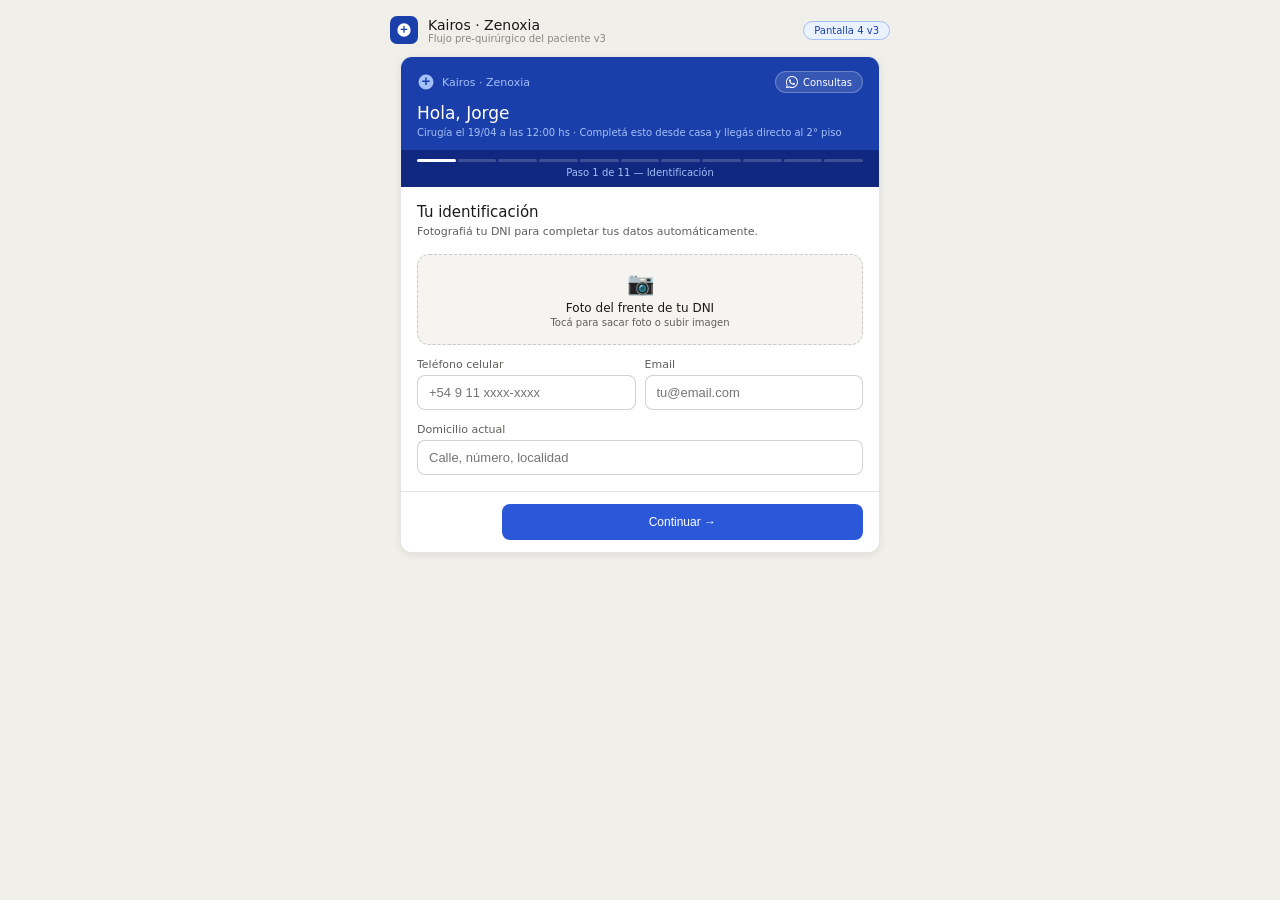
<file: 04_flujo_paciente_v3.html>
<!DOCTYPE html>
<html lang="es">
<head>
<meta charset="UTF-8">
<meta name="viewport" content="width=device-width, initial-scale=1.0">
<title>Flujo Prequirúrgico del Paciente v3 — Kairos · Zenoxia</title>
<style>
:root {

  /* ─────────────────────────────────────────────────────────────
     1. PRIMARIO — Azul royal
     Branding Zenoxia. Kairos y Cordis comparten estos valores.
  ───────────────────────────────────────────────────────────── */
  --p-light: #EBF2FF;   /* fills, fondos de badge, card activa       */
  --p-mid:   #A3C0F8;   /* bordes de badge, separadores              */
  --p:       #2B57D9;   /* botones, íconos primarios, links activos  */
  --p-dark:  #1A3FAA;   /* topbar, logo, nav activo, texto activo    */

  /* ─────────────────────────────────────────────────────────────
     2. NEUTROS — Fondos, texto, bordes
  ───────────────────────────────────────────────────────────── */
  --bg:   #ffffff;              /* cards, modales, panels              */
  --bg2:  #f5f4f0;              /* inputs, fondos de sección, filas    */
  --bg3:  #f0efea;              /* fondo del body                      */
  --txt:  #1a1a18;              /* texto principal                     */
  --txt2: #5f5e5a;              /* texto secundario                    */
  --txt3: #888780;              /* labels, placeholders, tertiary      */
  --brd:  rgba(0,0,0,0.10);    /* borde sutil                         */
  --brd2: rgba(0,0,0,0.18);    /* borde medio — inputs, énfasis       */

  /* ─────────────────────────────────────────────────────────────
     3. SEMÁNTICOS — Estados del sistema
     Uso genérico en toda la plataforma.
     Para estados específicos de dominio, usar secciones 4–9.
  ───────────────────────────────────────────────────────────── */

  --s-ok:     #0F6E56;   /* confirmado, validado, completado          */
  --s-ok-l:   #E1F5EE;   /* fondo badge OK                            */
  --s-ok-m:   #9FE1CB;   /* borde badge OK                            */

  --s-warn:   #633806;   /* pendiente, atención leve                  */
  --s-warn-l: #FAEEDA;   /* fondo badge WARN                          */
  --s-warn-m: #EF9F27;   /* borde / ícono badge WARN                  */

  --s-err:    #791F1F;   /* bloqueante, alergia, crítico              */
  --s-err-l:  #FCEBEB;   /* fondo badge ERR                           */
  --s-err-m:  #E24B4A;   /* borde / ícono badge ERR                   */

  --s-info:   #0C447C;   /* informativo neutro, estado secundario     */
  --s-info-l: #E6F1FB;   /* fondo badge INFO                          */
  --s-info-m: #B5D4F4;   /* borde badge INFO                          */

  /* ─────────────────────────────────────────────────────────────
     4. TRIAGE — Colores por nivel de prioridad clínica
     Solo para Cordis (Guardia). Kairos no usa triage.
     Convención: --tN = texto/ícono · --tN-l = fondo · --tN-brd = borde
  ───────────────────────────────────────────────────────────── */

  --t1:     #C0392B;                    /* N1 Resucitación — Rojo       */
  --t1-l:   rgba(192, 57, 43, 0.10);
  --t1-brd: rgba(192, 57, 43, 0.25);

  --t2:     #D4680A;                    /* N2 Emergencia — Naranja      */
  --t2-l:   rgba(212, 104, 10, 0.10);
  --t2-brd: rgba(212, 104, 10, 0.25);

  --t3:     #A07C00;                    /* N3 Urgencia — Amarillo osc.  */
  --t3-l:   rgba(160, 124, 0, 0.10);
  --t3-brd: rgba(160, 124, 0, 0.25);

  --t4:     #2E7D4F;                    /* N4 Menor — Verde             */
  --t4-l:   rgba(46, 125, 79, 0.10);
  --t4-brd: rgba(46, 125, 79, 0.25);

  --t5:     #1565A8;                    /* N5 No urgente — Azul         */
  --t5-l:   rgba(21, 101, 168, 0.10);
  --t5-brd: rgba(21, 101, 168, 0.25);

  /* ─────────────────────────────────────────────────────────────
     5. ESTADOS DE CAMA — Ciclo hotelero
     Kairos: habitaciones prequirúrgicas y recuperación.
     Cordis: boxes de guardia.
     Convención: base (texto/ícono) · -l (fondo) · -m (borde)
  ───────────────────────────────────────────────────────────── */

  --cama-libre:    #0F6E56;   --cama-libre-l:    #E1F5EE;   --cama-libre-m:    #9FE1CB;
  --cama-ocup:     #1A3FAA;   --cama-ocup-l:     #EBF2FF;   --cama-ocup-m:     #A3C0F8;
  --cama-alta:     #7B3FA0;   --cama-alta-l:     #F3E8FF;   --cama-alta-m:     #C9A0E0;
  --cama-limp:     #B45309;   --cama-limp-l:     #FEF3C7;   --cama-limp-m:     #FCD34D;
  --cama-lista:    #0E7490;   --cama-lista-l:    #E0F7FA;   --cama-lista-m:    #67E8F9;
  --cama-bloq:     #4B4B4B;   --cama-bloq-l:     #F0F0F0;   --cama-bloq-m:     #AAAAAA;

  /* ─────────────────────────────────────────────────────────────
     6. ESTADOS DE EQUIPO — Equipamiento médico
     Cordis Imágenes: estado de TC, RM, sala de rayos, etc.
     Convención: base · -l (fondo) · -m (borde)
  ───────────────────────────────────────────────────────────── */

  --eq-libre:   #0F6E56;   --eq-libre-l:   #E1F5EE;   --eq-libre-m:   #9FE1CB;
  --eq-uso:     #2B57D9;   --eq-uso-l:     #EBF2FF;   --eq-uso-m:     #A3C0F8;
  --eq-limp:    #B45309;   --eq-limp-l:    #FEF3C7;   --eq-limp-m:    #FCD34D;
  --eq-fuera:   #4B4B4B;   --eq-fuera-l:   #F0F0F0;   --eq-fuera-m:   #AAAAAA;

  /* ─────────────────────────────────────────────────────────────
     7. TRASLADOS — Cola dinámica de camilleros
     Kairos y Cordis Camilleros.
     Estados del ciclo de vida de un traslado.
     Convención: base · -l (fondo) · -m (borde)
  ───────────────────────────────────────────────────────────── */

  --tr-pend:    #633806;   --tr-pend-l:    #FAEEDA;   --tr-pend-m:    #EF9F27;
  --tr-asig:    #0C447C;   --tr-asig-l:    #E6F1FB;   --tr-asig-m:    #B5D4F4;
  --tr-curso:   #2B57D9;   --tr-curso-l:   #EBF2FF;   --tr-curso-m:   #A3C0F8;
  --tr-done:    #0F6E56;   --tr-done-l:    #E1F5EE;   --tr-done-m:    #9FE1CB;
  --tr-urg:     #791F1F;   --tr-urg-l:     #FCEBEB;   --tr-urg-m:     #E24B4A;

  /* ─────────────────────────────────────────────────────────────
     8. IDENTIFICACIÓN DE EQUIPAMIENTO — Tipo de camilla / recurso
     Color por tipo de equipo requerido en un traslado.
     Solo valor base (sin -l/-m) — uso decorativo, no semántico.
  ───────────────────────────────────────────────────────────── */

  --equip-silla:    #7B3FA0;   /* silla de ruedas                     */
  --equip-camilla:  #0E7490;   /* camilla estándar o con barandas     */
  --equip-oxigeno:  #B45309;   /* O₂ portátil                         */
  --equip-tc:       #0C447C;   /* traslado a TC                       */
  --equip-rm:       #791F1F;   /* traslado a RM                       */

  /* ─────────────────────────────────────────────────────────────
     8B. CARGA LABORAL — Nivel de carga por operador
     Usado en paneles de coordinación (camilleros, enfermeros).
     Convención: base · -l (fondo badge)
  ───────────────────────────────────────────────────────────── */

  --carga-leve:     #0F6E56;   --carga-leve-l:    #E1F5EE;
  --carga-mod:      #A07C00;   --carga-mod-l:     #FEF9E0;
  --carga-alta:     #D4680A;   --carga-alta-l:    #FEF3C7;
  --carga-limite:   #C0392B;   --carga-limite-l:  #FCEBEB;

  /* ─────────────────────────────────────────────────────────────
     9. WORKLIST — Estados de estudios de imágenes
     Cordis Imágenes: ciclo de vida de un estudio (TC, RM, Rx).
     Convención: base · -l (fondo)
  ───────────────────────────────────────────────────────────── */

  --ws-pending:     #888780;   --ws-pending-l:    #f0efea;
  --ws-executing:   #2B57D9;   --ws-executing-l:  #EBF2FF;
  --ws-approval:    #A07C00;   --ws-approval-l:   #FAEEDA;
  --ws-approved:    #0F6E56;   --ws-approved-l:   #E1F5EE;
  --ws-delivered:   #5f5e5a;   --ws-delivered-l:  #f5f4f0;

  /* ─────────────────────────────────────────────────────────────
     10. IA — Asistencia cognitiva
     Gradiente de degradado para indicar sugerencia de IA.
     Usar en bordes, backgrounds sutiles, no en texto.
     Siempre con indicación visible de que es sugerencia IA,
     nunca como decisión clínica autónoma (RN-04).
  ───────────────────────────────────────────────────────────── */

  --ai-from: #1A3FAA;   /* inicio del gradiente — azul profundo      */
  --ai-to:   #6366F1;   /* fin del gradiente — violeta               */

  /* ─────────────────────────────────────────────────────────────
     11. SLA — Tiempos de respuesta clínicos (minutos)
     Valores numéricos usados como thresholds, no como colores.
     Combinar con tokens de triage para colorear el estado SLA.
  ───────────────────────────────────────────────────────────── */

  --sla-n1:   0;     /* N1 Resucitación — atención inmediata         */
  --sla-n2:   15;    /* N2 Emergencia — ≤15 min                      */
  --sla-n3:   30;    /* N3 Urgencia — ≤30 min                        */
  --sla-n4:   120;   /* N4 Menor — ≤2 hs                             */
  --sla-n5:   240;   /* N5 No urgente — ≤4 hs                        */

  --sla-urg:    #791F1F;   --sla-urg-l:    #FCEBEB;   --sla-urg-m:    #E24B4A;
  --sla-amb:    #0C447C;   --sla-amb-l:    #E6F1FB;   --sla-amb-m:    #B5D4F4;

  /* ─────────────────────────────────────────────────────────────
     12. TIPOGRAFÍA
  ───────────────────────────────────────────────────────────── */

  --font-sans:  system-ui, -apple-system, sans-serif;
  --font-mono:  'Courier New', Courier, monospace;

  --text-2xs:  8px;
  --text-xs:   10px;
  --text-sm:   11px;
  --text-md:   13px;
  --text-lg:   15px;
  --text-xl:   18px;
  --text-2xl:  22px;
  --text-3xl:  28px;

  --fw-normal:   400;
  --fw-medium:   500;
  --fw-semibold: 600;
  --fw-bold:     700;
  --fw-black:    800;

  /* ─────────────────────────────────────────────────────────────
     13. ICONOGRAFÍA — SVG outline, stroke="currentColor"
     Referencia: <svg class="ki ki-md"><use href="#ki-nombre"/></svg>
  ───────────────────────────────────────────────────────────── */

  --icon-xs:  12px;
  --icon-sm:  14px;
  --icon-md:  18px;
  --icon-lg:  22px;
  --icon-xl:  32px;

  --icon-stroke-thin:   1.2px;
  --icon-stroke:        1.4px;
  --icon-stroke-medium: 1.6px;
  --icon-stroke-thick:  2px;

  /* ─────────────────────────────────────────────────────────────
     14. ESPACIADO Y RADIO
  ───────────────────────────────────────────────────────────── */

  --r-xs:   4px;
  --r:      8px;
  --r-lg:   12px;
  --r-xl:   16px;
  --r-full: 999px;

  --gap-xs: 4px;
  --gap-sm: 8px;
  --gap-md: 12px;
  --gap-lg: 16px;
  --gap-xl: 24px;

  --pad-xs: 6px 8px;
  --pad-sm: 8px 12px;
  --pad-md: 12px 16px;
  --pad-lg: 16px 20px;

}
*{box-sizing:border-box;margin:0;padding:0}
body{font-family:-apple-system,BlinkMacSystemFont,'Segoe UI',system-ui,sans-serif;font-size:13px;background:var(--bg3);min-height:100vh;padding:16px;display:flex;flex-direction:column;align-items:center}

.page-meta{width:100%;max-width:500px;display:flex;align-items:center;gap:10px;margin-bottom:12px}
.logo-i{width:28px;height:28px;background:var(--p-dark);border-radius:7px;display:flex;align-items:center;justify-content:center}
.logo-i svg{width:16px;height:16px;fill:#fff}
.pm-title{font-size:14px;font-weight:500;color:var(--txt)}
.pm-sub{font-size:10px;color:var(--txt3)}
.slabel{font-size:10px;background:var(--p-light);color:var(--p-dark);padding:3px 10px;border-radius:20px;margin-left:auto;font-weight:500;border:0.5px solid var(--p-mid)}

.shell{width:100%;max-width:480px;background:var(--bg);border:0.5px solid var(--brd);border-radius:var(--r-lg);overflow:hidden;box-shadow:0 2px 8px rgba(0,0,0,.08)}

/* HEADER */
.hdr{background:var(--p-dark);padding:14px 16px 10px}
.hdr-top{display:flex;align-items:center;justify-content:space-between;margin-bottom:10px}
.hdr-brand{display:flex;align-items:center;gap:7px}
.hdr-brand svg{width:18px;height:18px;fill:var(--p-mid)}
.hdr-brand-name{font-size:11px;font-weight:500;color:var(--p-mid)}
.wa-btn{display:flex;align-items:center;gap:5px;background:rgba(255,255,255,.13);border:0.5px solid rgba(255,255,255,.25);border-radius:20px;padding:4px 10px;font-size:10px;color:#fff;cursor:pointer;text-decoration:none}
.wa-btn svg{width:12px;height:12px;fill:#fff}
.hdr-title{font-size:17px;font-weight:500;color:#fff;margin-bottom:2px}
.hdr-sub{font-size:10px;color:var(--p-mid);line-height:1.5}

/* PROGRESS */
.prog-wrap{background:#112880;padding:9px 16px}
.prog-dots{display:flex;gap:2px;margin-bottom:5px}
.prog-dot{flex:1;height:3px;border-radius:2px;background:rgba(255,255,255,.18);transition:background .25s}
.prog-dot.done{background:var(--p-mid)}
.prog-dot.active{background:#fff}
.prog-txt{font-size:10px;color:var(--p-mid);text-align:center}

/* STEP */
.step{display:none;padding:16px;flex-direction:column;gap:13px}
.step.active{display:flex;animation:fi .2s ease}
@keyframes fi{from{opacity:0;transform:translateY(4px)}to{opacity:1;transform:translateY(0)}}

.sec-title{font-size:15px;font-weight:500;color:var(--txt)}
.sec-sub{font-size:11px;color:var(--txt2);line-height:1.6;margin-top:2px}

/* FIELDS */
.field{display:flex;flex-direction:column;gap:4px}
.field label{font-size:11px;color:var(--txt2);font-weight:500}
.field input,.field select,.field textarea{font-size:13px;padding:9px 11px;border:0.5px solid var(--brd2);border-radius:var(--r);background:var(--bg);color:var(--txt);width:100%}
.field textarea{min-height:64px;resize:vertical}
.row2{display:grid;grid-template-columns:1fr 1fr;gap:9px}

/* UPLOAD */
.ubox{border:1.5px dashed var(--brd2);border-radius:var(--r-lg);padding:16px;text-align:center;cursor:pointer;background:var(--bg2);transition:all .2s}
.ubox:hover{border-color:var(--p);background:var(--p-light)}
.ubox.done{border-color:var(--p);background:var(--p-light);border-style:solid}
.ubox-icon{font-size:22px;margin-bottom:5px}
.ubox-lbl{font-size:12px;font-weight:500;color:var(--txt);margin-bottom:2px}
.ubox-sub{font-size:10px;color:var(--txt2)}

/* OCR */
.ocr-box{background:var(--p-light);border:0.5px solid var(--p-mid);border-radius:var(--r);padding:10px 12px}
.ocr-head{font-size:10px;font-weight:500;color:var(--p-dark);text-transform:uppercase;letter-spacing:.04em;margin-bottom:6px;display:flex;align-items:center;gap:4px}
.ocr-row{display:flex;justify-content:space-between;font-size:11px;padding:3px 0;border-bottom:0.5px solid rgba(0,110,86,.12)}
.ocr-row:last-child{border-bottom:none}
.ok{color:var(--p)}.ov{font-weight:500;color:var(--p-dark)}

/* PILLS */
.pill{display:inline-block;font-size:10px;padding:2px 8px;border-radius:10px;font-weight:500}
.p-ok{background:var(--p-light);color:var(--p-dark)}
.p-amber{background:var(--s-warn-l);color:var(--s-warn)}
.p-blue{background:var(--s-info-l);color:var(--s-info)}
.p-red{background:var(--s-err-l);color:var(--s-err)}
.p-gray{background:var(--bg2);color:var(--txt2);border:0.5px solid var(--brd)}

/* CHECKS */
.chk{display:flex;align-items:flex-start;gap:10px;padding:10px 12px;background:var(--bg2);border-radius:var(--r);cursor:pointer;border:0.5px solid var(--brd);transition:all .15s}
.chk.on{background:var(--p-light);border-color:var(--p-mid)}
.chk-box{width:20px;height:20px;min-width:20px;border-radius:5px;border:1.5px solid var(--brd2);background:#fff;display:flex;align-items:center;justify-content:center;margin-top:1px;transition:all .15s}
.chk.on .chk-box{background:var(--p);border-color:var(--p)}
.chk.on .chk-box::after{content:'';display:block;width:10px;height:6px;border-left:2px solid #fff;border-bottom:2px solid #fff;transform:rotate(-45deg) translateY(-1px)}
.chk-lbl{font-size:12px;color:var(--txt);line-height:1.5;flex:1}
.chk-sub{font-size:10px;color:var(--txt2);margin-top:2px}

/* RADIO GROUPS */
.radio-group{display:flex;flex-direction:column;gap:6px}
.radio-opt{display:flex;align-items:center;gap:10px;padding:9px 12px;border-radius:var(--r);border:0.5px solid var(--brd);background:var(--bg2);cursor:pointer;transition:all .15s}
.radio-opt.sel{background:var(--p-light);border-color:var(--p-mid)}
.radio-opt.sel-warn{background:var(--s-warn-l);border-color:var(--s-warn-m)}
.ro-radio{width:16px;height:16px;border-radius:50%;border:1.5px solid var(--brd2);flex-shrink:0;display:flex;align-items:center;justify-content:center;transition:all .15s}
.radio-opt.sel .ro-radio{border-color:var(--p);background:var(--p)}
.radio-opt.sel .ro-radio::after{content:'';width:6px;height:6px;border-radius:50%;background:#fff;display:block}
.radio-opt.sel-warn .ro-radio{border-color:var(--s-warn-m);background:var(--s-warn-m)}
.radio-opt.sel-warn .ro-radio::after{content:'';width:6px;height:6px;border-radius:50%;background:#fff;display:block}
.ro-text{font-size:12px;color:var(--txt);font-weight:500;flex:1}
.ro-sub{font-size:10px;color:var(--txt2);margin-top:1px}

/* VACUNAS */
.vac-item{display:flex;align-items:center;justify-content:space-between;padding:9px 12px;background:var(--bg2);border-radius:var(--r);border:0.5px solid var(--brd);margin-bottom:6px}
.vac-item:last-child{margin-bottom:0}
.vac-name{font-size:12px;font-weight:500;color:var(--txt)}
.vac-req{font-size:10px;color:var(--txt2);margin-top:1px}
.vac-sel{display:flex;gap:4px}
.vac-btn{font-size:10px;padding:4px 10px;border-radius:8px;border:0.5px solid var(--brd2);background:transparent;color:var(--txt2);cursor:pointer;transition:all .15s}
.vac-btn.yes{background:var(--p-light);border-color:var(--p-mid);color:var(--p-dark)}
.vac-btn.no{background:var(--s-err-l);border-color:#F7C1C1;color:var(--s-err)}
.vac-btn.ns{background:var(--s-warn-l);border-color:#FAC775;color:var(--s-warn)}

/* PATOLOGÍAS */
.pat-tag{display:inline-flex;align-items:center;gap:5px;font-size:11px;padding:5px 10px;border-radius:20px;border:0.5px solid var(--brd2);background:var(--bg2);cursor:pointer;margin:3px;transition:all .15s}
.pat-tag.sel{background:var(--s-warn-l);border-color:var(--s-warn-m);color:var(--s-warn)}
.pat-tags-wrap{display:flex;flex-wrap:wrap;gap:0}

/* ESTADO PREVIO */
.estado-q{font-size:12px;font-weight:500;color:var(--txt);margin-bottom:7px}
.anx-scale{display:flex;gap:3px}
.anx-opt{flex:1;padding:7px 3px;text-align:center;border:0.5px solid var(--brd2);border-radius:var(--r);cursor:pointer;font-size:11px;color:var(--txt2);background:var(--bg2);transition:all .15s;line-height:1.3;user-select:none}
.anx-opt.sel{border-color:var(--p);background:var(--p-light);color:var(--p-dark);font-weight:500}
.anx-opt.sel-warn{border-color:var(--s-warn-m);background:var(--s-warn-l);color:var(--s-warn);font-weight:500}

/* ALERTA REPROGRAMACIÓN */
.reprogram-alert{background:var(--s-err-l);border-left:3px solid var(--s-err-m);border-radius:0 var(--r) var(--r) 0;padding:10px 12px;font-size:11px;color:var(--s-err);line-height:1.6;display:none}
.reprogram-alert.show{display:block}

/* PREQUIRÚRGICOS */
.preq-section{background:var(--bg2);border-radius:var(--r-lg);overflow:hidden;border:0.5px solid var(--brd)}
.preq-header{padding:10px 13px;border-bottom:0.5px solid var(--brd);background:var(--bg);display:flex;align-items:center;justify-content:space-between}
.preq-title{font-size:12px;font-weight:500;color:var(--txt)}
.preq-body{padding:12px 13px;display:flex;flex-direction:column;gap:10px}
.preq-item{display:flex;flex-direction:column;gap:6px}
.preq-lbl{font-size:11px;font-weight:500;color:var(--txt2)}
.preq-opts{display:flex;gap:6px;flex-wrap:wrap}
.preq-opt{font-size:10px;padding:4px 10px;border-radius:8px;border:0.5px solid var(--brd2);background:var(--bg);color:var(--txt2);cursor:pointer;transition:all .15s}
.preq-opt.sel{background:var(--s-info);border-color:var(--s-info);color:#fff}
.preq-ubox{border:1.5px dashed var(--brd2);border-radius:var(--r);padding:12px;text-align:center;cursor:pointer;background:var(--bg);transition:all .2s}
.preq-ubox:hover{border-color:var(--s-info);background:var(--s-info-l)}
.preq-ubox.done{border-color:var(--s-info);background:var(--s-info-l);border-style:solid}
.preq-ubox-icon{font-size:18px;margin-bottom:4px}
.preq-ubox-lbl{font-size:11px;font-weight:500;color:var(--txt);margin-bottom:2px}
.preq-ubox-sub{font-size:10px;color:var(--txt2)}
.preq-rotulado{background:var(--s-info-l);border-radius:var(--r);padding:8px 10px;font-size:10px;color:var(--s-info);display:flex;align-items:center;gap:5px;display:none}
.preq-rotulado.show{display:flex}

/* MEDS */
.med-row{background:var(--bg2);border:0.5px solid var(--brd);border-radius:var(--r);padding:9px 12px;display:flex;align-items:center;gap:8px;margin-bottom:5px}
.med-av{width:26px;height:26px;border-radius:50%;background:var(--s-info-l);display:flex;align-items:center;justify-content:center;flex-shrink:0}
.med-name{font-size:12px;font-weight:500;color:var(--txt)}
.med-det{font-size:10px;color:var(--txt2)}
.btn-del{margin-left:auto;font-size:18px;color:var(--txt3);background:none;border:none;cursor:pointer;line-height:1}

/* PAGO */
.pago-card{background:var(--bg2);border-radius:var(--r-lg);padding:14px;border:0.5px solid var(--brd)}
.pago-monto{font-size:26px;font-weight:500;color:var(--txt);margin:5px 0 2px}
.pago-opts{display:flex;flex-direction:column;gap:7px;margin-top:10px}
.pago-opt{display:flex;align-items:center;gap:10px;padding:10px 12px;border-radius:var(--r);border:1.5px solid var(--brd2);cursor:pointer;transition:all .15s;background:#fff}
.pago-opt.sel{border-color:var(--p);background:var(--p-light)}
.po-radio{width:16px;height:16px;border-radius:50%;border:1.5px solid var(--brd2);flex-shrink:0;display:flex;align-items:center;justify-content:center;transition:all .15s}
.pago-opt.sel .po-radio{border-color:var(--p);background:var(--p)}
.pago-opt.sel .po-radio::after{content:'';width:6px;height:6px;border-radius:50%;background:#fff;display:block}
.po-text{font-size:12px;font-weight:500;color:var(--txt)}
.po-sub{font-size:10px;color:var(--txt2);margin-top:1px}

/* SERVICIOS */
.srv{border:0.5px solid var(--brd);border-radius:var(--r-lg);overflow:hidden;margin-bottom:8px}
.srv-h{padding:9px 12px;display:flex;align-items:center;gap:8px;background:var(--bg2)}
.srv-ico{width:30px;height:30px;border-radius:8px;display:flex;align-items:center;justify-content:center;font-size:15px;flex-shrink:0}
.srv-name{font-size:12px;font-weight:500;color:var(--txt)}
.srv-sub{font-size:10px;color:var(--txt2)}
.srv-badge{margin-left:auto;font-size:9px;padding:2px 7px;border-radius:8px;font-weight:500;white-space:nowrap}
.sb-ok{background:var(--p-light);color:var(--p-dark)}
.sb-ex{background:var(--s-warn-l);color:var(--s-warn)}
.srv-b{padding:9px 12px;display:flex;align-items:center;justify-content:space-between;gap:8px}
.srv-desc{font-size:11px;color:var(--txt2);line-height:1.5;flex:1}
.btn-srv{font-size:10px;padding:5px 11px;border-radius:var(--r);border:none;background:var(--p);color:#fff;cursor:pointer;white-space:nowrap}
.btn-srv.rsv{background:var(--p-light);color:var(--p-dark);border:0.5px solid var(--p-mid)}
.btn-srv-g{font-size:10px;padding:5px 11px;border-radius:var(--r);border:0.5px solid var(--brd2);background:transparent;color:var(--txt2);cursor:pointer;white-space:nowrap}

/* RESUMEN */
.res-row{display:flex;justify-content:space-between;align-items:center;padding:8px 0;border-bottom:0.5px solid var(--brd)}
.res-row:last-child{border-bottom:none}
.res-lbl{font-size:12px;color:var(--txt2)}

/* BANNERS */
.info-banner{background:var(--s-info-l);border-left:3px solid var(--s-info);border-radius:0 var(--r) var(--r) 0;padding:9px 12px;font-size:11px;color:var(--s-info);line-height:1.6}
.warn-banner{background:var(--s-warn-l);border-left:3px solid var(--s-warn-m);border-radius:0 var(--r) var(--r) 0;padding:9px 12px;font-size:11px;color:var(--s-warn);line-height:1.6}

/* SUCCESS */
.success{background:var(--p-light);border:0.5px solid var(--p-mid);border-radius:var(--r-lg);padding:20px;text-align:center}
.suc-icon{font-size:32px;margin-bottom:8px}
.suc-title{font-size:15px;font-weight:500;color:var(--p-dark);margin-bottom:4px}
.suc-sub{font-size:11px;color:var(--p);line-height:1.6;margin-bottom:12px}
.suc-dest{background:var(--p-dark);color:#fff;border-radius:var(--r);padding:11px 14px;font-size:11px;line-height:1.7;text-align:left}

/* NAV */
.nav{display:flex;gap:8px;padding:12px 16px;border-top:0.5px solid var(--brd);background:var(--bg)}
.btn-back{padding:10px 16px;font-size:12px;border-radius:var(--r);border:0.5px solid var(--brd2);background:transparent;color:var(--txt2);cursor:pointer;white-space:nowrap}
.btn-back:hover{background:var(--bg2)}
.btn-next{flex:1;padding:10px;font-size:12px;font-weight:500;border-radius:var(--r);border:none;background:var(--p);color:#fff;cursor:pointer}
.btn-next:hover{background:var(--p-dark)}

/* COND */
.cond{display:none;flex-direction:column;gap:8px}
.cond.show{display:flex}

/* SECTION DIVIDER */
.sdiv{font-size:10px;font-weight:500;color:var(--txt3);text-transform:uppercase;letter-spacing:.06em;padding:4px 0;border-bottom:0.5px solid var(--brd);margin-bottom:2px}

/* ── RESPONSIVE — generado por QA Kairos v0.4 ── */
@media (max-width:560px){
  .shell{border-radius:0;margin:0;box-shadow:none}
  body{padding:0}
  .datos-grid{grid-template-columns:1fr}
}
</style>
</head>
<body>

<div class="page-meta">
  <div class="logo-i"><svg viewBox="0 0 24 24"><path d="M12 2a10 10 0 100 20A10 10 0 0012 2zm1 14h-2v-4H7v-2h4V6h2v4h4v2h-4v4z"/></svg></div>
  <div><div class="pm-title">Kairos · Zenoxia</div><div class="pm-sub">Flujo pre-quirúrgico del paciente v3</div></div>
  <div class="slabel">Pantalla 4 v3</div>
</div>

<div class="shell">

<!-- HEADER -->
<div class="hdr">
  <div class="hdr-top">
    <div class="hdr-brand">
      <svg viewBox="0 0 24 24"><path d="M12 2a10 10 0 100 20A10 10 0 0012 2zm1 14h-2v-4H7v-2h4V6h2v4h4v2h-4v4z"/></svg>
      <span class="hdr-brand-name">Kairos · Zenoxia</span>
    </div>
    <a class="wa-btn" href="https://wa.me/541137528000" target="_blank">
      <svg viewBox="0 0 24 24"><path d="M17.472 14.382c-.297-.149-1.758-.867-2.03-.967-.273-.099-.471-.148-.67.15-.197.297-.767.966-.94 1.164-.173.199-.347.223-.644.075-.297-.15-1.255-.463-2.39-1.475-.883-.788-1.48-1.761-1.653-2.059-.173-.297-.018-.458.13-.606.134-.133.298-.347.446-.52.149-.174.198-.298.298-.497.099-.198.05-.371-.025-.52-.075-.149-.669-1.612-.916-2.207-.242-.579-.487-.5-.669-.51-.173-.008-.371-.01-.57-.01-.198 0-.52.074-.792.372-.272.297-1.04 1.016-1.04 2.479 0 1.462 1.065 2.875 1.213 3.074.149.198 2.096 3.2 5.077 4.487.709.306 1.262.489 1.694.625.712.227 1.36.195 1.871.118.571-.085 1.758-.719 2.006-1.413.248-.694.248-1.289.173-1.413-.074-.124-.272-.198-.57-.347z"/><path d="M12 0C5.373 0 0 5.373 0 12c0 2.123.554 4.116 1.523 5.847L.057 23.737a.5.5 0 00.614.63l6.011-1.575A11.945 11.945 0 0012 24c6.627 0 12-5.373 12-12S18.627 0 12 0zm0 22c-1.96 0-3.791-.538-5.362-1.472l-.384-.231-3.982 1.044 1.003-3.878-.249-.396A9.956 9.956 0 012 12C2 6.477 6.477 2 12 2s10 4.477 10 10-4.477 10-10 10z"/></svg>
      Consultas
    </a>
  </div>
  <div class="hdr-title">Hola, Jorge</div>
  <div class="hdr-sub">Cirugía el 19/04 a las 12:00 hs · Completá esto desde casa y llegás directo al 2° piso</div>
</div>

<!-- PROGRESS -->
<div class="prog-wrap">
  <div class="prog-dots" id="prog"></div>
  <div class="prog-txt" id="prog-txt"></div>
</div>

<!-- ══════════ STEP 1: IDENTIFICACIÓN ══════════ -->
<div class="step active" id="s1">
  <div><div class="sec-title">Tu identificación</div><div class="sec-sub">Fotografiá tu DNI para completar tus datos automáticamente.</div></div>
  <div class="ubox" id="dni-box" onclick="scanDNI()">
    <div class="ubox-icon">📷</div>
    <div class="ubox-lbl">Foto del frente de tu DNI</div>
    <div class="ubox-sub">Tocá para sacar foto o subir imagen</div>
  </div>
  <div id="dni-ocr" style="display:none">
    <div class="ocr-box">
      <div class="ocr-head"><svg width="10" height="10" viewBox="0 0 24 24" fill="none" stroke="var(--p-dark)" stroke-width="2.5"><polyline points="20 6 9 17 4 12"/></svg>Datos leídos — verificá que sean correctos</div>
      <div class="ocr-row"><span class="ok">Apellido y nombre</span><span class="ov">Ramírez, Jorge Alberto</span></div>
      <div class="ocr-row"><span class="ok">DNI</span><span class="ov">25.781.320</span></div>
      <div class="ocr-row"><span class="ok">Fecha de nacimiento</span><span class="ov">14/03/1971</span></div>
    </div>
  </div>
  <div class="row2">
    <div class="field"><label>Teléfono celular</label><input type="tel" placeholder="+54 9 11 xxxx-xxxx"></div>
    <div class="field"><label>Email</label><input type="email" placeholder="tu@email.com"></div>
  </div>
  <div class="field"><label>Domicilio actual</label><input type="text" placeholder="Calle, número, localidad"></div>
</div>

<!-- ══════════ STEP 2: COBERTURA ══════════ -->
<div class="step" id="s2">
  <div><div class="sec-title">Cobertura médica</div><div class="sec-sub">Fotografiá tu credencial para leer los datos y verificar tu elegibilidad.</div></div>
  <div class="ubox" id="cred-box" onclick="scanCred()">
    <div class="ubox-icon">🪪</div>
    <div class="ubox-lbl">Foto de tu credencial (frente y dorso)</div>
    <div class="ubox-sub">Los datos se leen automáticamente</div>
  </div>
  <div id="cred-ocr" style="display:none">
    <div class="ocr-box">
      <div class="ocr-head"><svg width="10" height="10" viewBox="0 0 24 24" fill="none" stroke="var(--p-dark)" stroke-width="2.5"><polyline points="20 6 9 17 4 12"/></svg>Cobertura verificada</div>
      <div class="ocr-row"><span class="ok">Prepaga</span><span class="ov">OSDE</span></div>
      <div class="ocr-row"><span class="ok">Plan</span><span class="ov">310</span></div>
      <div class="ocr-row"><span class="ok">Elegibilidad</span><span class="ov" style="color:var(--p)">✓ Verificada</span></div>
    </div>
  </div>
  <div class="field">
    <label>¿Quién tramita la autorización?</label>
    <select id="auth-sel" onchange="showAuth()">
      <option value="">— Seleccioná una opción —</option>
      <option value="paciente">Yo la tramité / la tengo</option>
      <option value="medico">Mi médico la tramita</option>
      <option value="os">La obra social la envía al sanatorio</option>
      <option value="particular">La cirugía es particular</option>
    </select>
  </div>
  <div class="cond" id="auth-paciente">
    <div class="ubox"><div class="ubox-icon">📄</div><div class="ubox-lbl">Foto o PDF de tu autorización</div><div class="ubox-sub">El número se leerá automáticamente</div></div>
    <div class="field"><label>Número de autorización (si lo tenés)</label><input type="text" placeholder="Ej: 2024-00443812"></div>
  </div>
  <div class="cond" id="auth-medico">
    <div class="info-banner">Tu médico envía la autorización al sanatorio. El equipo de turnos de quirófano la verifica. Si en 24 hs no la recibimos, te contactamos.</div>
    <div class="field"><label>Médico que la tramita (opcional)</label><input type="text" placeholder="Dr. Méndez, Carlos"></div>
  </div>
  <div class="cond" id="auth-os"><div class="info-banner">Tu obra social la envía directamente. Nuestro equipo la verifica antes de tu cirugía.</div></div>
  <div class="cond" id="auth-particular"><div class="warn-banner">En el siguiente paso vas a ver el presupuesto y podrás elegir cómo abonar.</div></div>
</div>

<!-- ══════════ STEP 3: PRESUPUESTO ══════════ -->
<div class="step" id="s3">
  <div><div class="sec-title">Presupuesto y pago</div><div class="sec-sub">Revisá el detalle y elegí cómo querés abonar.</div></div>
  <div class="pago-card">
    <div style="font-size:10px;color:var(--txt3);text-transform:uppercase;letter-spacing:.05em">Presupuesto confirmado</div>
    <div class="pago-monto">$2.850.000</div>
    <div style="font-size:11px;color:var(--txt2)">Colostomía · Dr. Méndez · QX 1</div>
    <div style="margin-top:10px;display:flex;flex-direction:column;gap:3px">
      <div style="display:flex;justify-content:space-between;font-size:11px"><span style="color:var(--txt2)">Honorarios cirujano</span><span>$1.800.000</span></div>
      <div style="display:flex;justify-content:space-between;font-size:11px"><span style="color:var(--txt2)">Honorarios anestesia</span><span>$650.000</span></div>
      <div style="display:flex;justify-content:space-between;font-size:11px"><span style="color:var(--txt2)">Uso de quirófano</span><span>$400.000</span></div>
      <div style="border-top:0.5px solid var(--brd);margin-top:5px;padding-top:5px;display:flex;justify-content:space-between;font-size:12px;font-weight:500"><span>Total</span><span>$2.850.000</span></div>
    </div>
  </div>
  <div class="pago-opts">
    <div class="pago-opt" onclick="selPago(this)"><div class="po-radio"></div><div><div class="po-text">Pagar ahora online</div><div class="po-sub">Transferencia o tarjeta · Recibís comprobante</div></div></div>
    <div class="pago-opt" onclick="selPago(this)"><div class="po-radio"></div><div><div class="po-text">Pagar en admisión al llegar</div><div class="po-sub">Pasás por PB · Efectivo, tarjeta o transferencia</div></div></div>
    <div class="pago-opt" onclick="selPago(this)"><div class="po-radio"></div><div><div class="po-text">Mi médico abona el diferencial</div><div class="po-sub">El sanatorio coordinó el pago con el profesional</div></div></div>
  </div>
</div>

<!-- ══════════ STEP 4: ANTECEDENTES Y PATOLOGÍAS ══════════ -->
<div class="step" id="s4">
  <div><div class="sec-title">Antecedentes de salud</div><div class="sec-sub">Esta información es fundamental para el equipo de anestesia. Seleccioná todo lo que aplique.</div></div>

  <div>
    <div class="sdiv">Patologías previas</div>
    <div class="pat-tags-wrap" id="pat-tags">
      <div class="pat-tag" onclick="togPat(this)">Hipertensión arterial</div>
      <div class="pat-tag" onclick="togPat(this)">Diabetes tipo 1 o 2</div>
      <div class="pat-tag" onclick="togPat(this)">Enfermedad cardíaca</div>
      <div class="pat-tag" onclick="togPat(this)">Asma / EPOC</div>
      <div class="pat-tag" onclick="togPat(this)">Insuficiencia renal</div>
      <div class="pat-tag" onclick="togPat(this)">Tiroides</div>
      <div class="pat-tag" onclick="togPat(this)">Coagulopatía</div>
      <div class="pat-tag" onclick="togPat(this)">Obesidad</div>
      <div class="pat-tag" onclick="togPat(this)">Apnea del sueño</div>
      <div class="pat-tag" onclick="togPat(this)">Epilepsia</div>
      <div class="pat-tag" onclick="togPat(this)">Anemia</div>
      <div class="pat-tag" onclick="togPat(this)">Embarazo</div>
      <div class="pat-tag" onclick="togPat(this)">Cáncer / oncológico</div>
      <div class="pat-tag" onclick="togPat(this)">Ninguna</div>
    </div>
  </div>

  <div>
    <div class="sdiv" style="margin-bottom:8px">Antecedentes quirúrgicos</div>
    <div class="field"><label>¿Tuvo cirugías anteriores? ¿Cuáles?</label><input type="text" placeholder="Ej: Apendicectomía 2015, cesárea 2018 — o escribí Ninguna"></div>
  </div>

  <div>
    <div class="sdiv" style="margin-bottom:8px">Experiencias previas con anestesia</div>
    <div class="radio-group">
      <div class="radio-opt" onclick="selRad(this,'anest')"><div class="ro-radio"></div><div><div class="ro-text">Sin anestesias previas</div></div></div>
      <div class="radio-opt" onclick="selRad(this,'anest')"><div class="ro-radio"></div><div><div class="ro-text">Anestesias previas sin complicaciones</div></div></div>
      <div class="radio-opt sel-warn" onclick="selRad(this,'anest')"><div class="ro-radio"></div><div><div class="ro-text">Tuve complicaciones con anestesia anterior</div><div class="ro-sub" style="color:var(--s-warn)">Por favor describí en el campo de abajo</div></div></div>
    </div>
    <div class="field" style="margin-top:8px"><label>Detalle (opcional)</label><input type="text" placeholder="Ej: reacción alérgica, náuseas prolongadas..."></div>
  </div>

  <!-- ALERTA REPROGRAMACIÓN -->
  <div class="reprogram-alert" id="reprogram-alert">
    <strong>⚠ Atención:</strong> Una o más de las condiciones que seleccionaste puede requerir una evaluación adicional antes de tu cirugía. El coordinador de turno de quirófano va a contactarte en las próximas horas para confirmarte si tu cirugía se realiza según lo planificado o si necesita ser reprogramada.
  </div>
</div>

<!-- ══════════ STEP 5: VACUNAS ══════════ -->
<div class="step" id="s5">
  <div><div class="sec-title">Estado de vacunación</div><div class="sec-sub">Algunas vacunas son requisito para ingresar a quirófano. Indicá el estado de cada una.</div></div>

  <div class="info-banner">Si no recordás el estado de alguna vacuna, podés consultarlo en tu carnet de vacunación o con tu médico de cabecera.</div>

  <div>
    <div class="sdiv" style="margin-bottom:8px">Vacunas requeridas para quirófano</div>

    <div class="vac-item">
      <div><div class="vac-name">Antitetánica</div><div class="vac-req">Obligatoria · Válida si tiene menos de 10 años</div></div>
      <div class="vac-sel">
        <button class="vac-btn" onclick="selVac(this,'si')">Sí</button>
        <button class="vac-btn" onclick="selVac(this,'no')">No</button>
        <button class="vac-btn" onclick="selVac(this,'ns')">No sé</button>
      </div>
    </div>

    <div class="vac-item">
      <div><div class="vac-name">Antihepatitis B</div><div class="vac-req">Recomendada · Serie completa (3 dosis)</div></div>
      <div class="vac-sel">
        <button class="vac-btn" onclick="selVac(this,'si')">Sí</button>
        <button class="vac-btn" onclick="selVac(this,'no')">No</button>
        <button class="vac-btn" onclick="selVac(this,'ns')">No sé</button>
      </div>
    </div>

    <div class="vac-item">
      <div><div class="vac-name">Antineumocócica</div><div class="vac-req">Recomendada para mayores de 65 años y pacientes con comorbilidades</div></div>
      <div class="vac-sel">
        <button class="vac-btn" onclick="selVac(this,'si')">Sí</button>
        <button class="vac-btn" onclick="selVac(this,'no')">No</button>
        <button class="vac-btn" onclick="selVac(this,'ns')">No sé</button>
      </div>
    </div>

    <div class="vac-item">
      <div><div class="vac-name">COVID-19</div><div class="vac-req">Esquema completo recomendado</div></div>
      <div class="vac-sel">
        <button class="vac-btn" onclick="selVac(this,'si')">Sí</button>
        <button class="vac-btn" onclick="selVac(this,'no')">No</button>
        <button class="vac-btn" onclick="selVac(this,'ns')">No sé</button>
      </div>
    </div>

    <div class="vac-item">
      <div><div class="vac-name">Antigripal</div><div class="vac-req">Última dosis — temporada actual</div></div>
      <div class="vac-sel">
        <button class="vac-btn" onclick="selVac(this,'si')">Sí</button>
        <button class="vac-btn" onclick="selVac(this,'no')">No</button>
        <button class="vac-btn" onclick="selVac(this,'ns')">No sé</button>
      </div>
    </div>
  </div>

  <div class="field"><label>¿Alguna otra vacuna reciente que quieras informar?</label><input type="text" placeholder="Nombre de la vacuna y fecha aproximada"></div>
</div>

<!-- ══════════ STEP 6: ESTADO LA NOCHE ANTERIOR ══════════ -->
<div class="step" id="s6">
  <div><div class="sec-title">Cómo estás esta noche</div><div class="sec-sub">Respondé estas preguntas la noche antes de tu cirugía. Nos ayudan a prepararnos y a detectar si hay algo que necesite atención.</div></div>

  <div>
    <div class="estado-q">¿Cómo te sentís físicamente hoy?</div>
    <div class="anx-scale" id="e1">
      <div class="anx-opt" onclick="selEstado('e1',this,'ok')">Muy bien<br><span style="font-size:9px">😊</span></div>
      <div class="anx-opt" onclick="selEstado('e1',this,'ok')">Bien<br><span style="font-size:9px">🙂</span></div>
      <div class="anx-opt" onclick="selEstado('e1',this,'warn')">Regular<br><span style="font-size:9px">😐</span></div>
      <div class="anx-opt sel-warn" onclick="selEstado('e1',this,'warn')">Mal<br><span style="font-size:9px">😔</span></div>
      <div class="anx-opt sel-warn" onclick="selEstado('e1',this,'warn')">Muy mal<br><span style="font-size:9px">🤒</span></div>
    </div>
  </div>

  <div id="sintomas-alert" class="warn-banner" style="display:none">Si te sentís mal físicamente, es importante que lo comuniques al equipo antes de la cirugía. Podés escribirnos por WhatsApp ahora mismo.</div>

  <div>
    <div class="sdiv" style="margin-bottom:8px">¿Tenés alguno de estos síntomas hoy?</div>
    <div style="display:flex;flex-direction:column;gap:5px">
      <div class="chk" onclick="togChk(this,'sintoma')"><div class="chk-box"></div><div><div class="chk-lbl">Fiebre o temperatura elevada</div></div></div>
      <div class="chk" onclick="togChk(this,'sintoma')"><div class="chk-box"></div><div><div class="chk-lbl">Tos, resfrío o congestión nasal</div></div></div>
      <div class="chk" onclick="togChk(this,'sintoma')"><div class="chk-box"></div><div><div class="chk-lbl">Dificultad para respirar</div></div></div>
      <div class="chk" onclick="togChk(this,'sintoma')"><div class="chk-box"></div><div><div class="chk-lbl">Dolor de garganta</div></div></div>
      <div class="chk" onclick="togChk(this,'sintoma')"><div class="chk-box"></div><div><div class="chk-lbl">Náuseas o vómitos</div></div></div>
      <div class="chk" onclick="togChk(this,'sintoma')"><div class="chk-box"></div><div><div class="chk-lbl">Ninguno de los anteriores</div></div></div>
    </div>
  </div>

  <div id="sintomas-serios" class="reprogram-alert" style="display:none">
    <strong>⚠ Importante:</strong> Los síntomas que indicaste pueden afectar la seguridad de tu cirugía. El equipo de quirófano va a contactarte a la brevedad para evaluar si la cirugía puede realizarse según lo planificado.
  </div>

  <div>
    <div class="estado-q" style="margin-top:4px">¿Cómo te sentís emocionalmente frente a la cirugía?</div>
    <div class="anx-scale" id="e2">
      <div class="anx-opt" onclick="selEstado('e2',this,'ok')">1<br><span style="font-size:9px">Tranquilo</span></div>
      <div class="anx-opt" onclick="selEstado('e2',this,'ok')">2</div>
      <div class="anx-opt" onclick="selEstado('e2',this,'ok')">3</div>
      <div class="anx-opt" onclick="selEstado('e2',this,'warn')">4</div>
      <div class="anx-opt" onclick="selEstado('e2',this,'warn')">5<br><span style="font-size:9px">Muy ansioso</span></div>
    </div>
  </div>

  <div class="field"><label>¿Querés contarnos algo antes de mañana? (opcional)</label><textarea placeholder="Cualquier duda, síntoma o situación que quieras que sepamos..."></textarea></div>
</div>

<!-- ══════════ STEP 7: MEDICAMENTOS Y ALERGIAS ══════════ -->
<div class="step" id="s7">
  <div><div class="sec-title">Medicamentos y alergias</div><div class="sec-sub">Fundamental para el equipo de anestesia. Incluí todo lo que tomás, incluyendo vitaminas y suplementos.</div></div>
  <div>
    <div style="font-size:11px;font-weight:500;color:var(--txt2);margin-bottom:7px">Medicamentos actuales</div>
    <div id="med-list">
      <div class="med-row"><div class="med-av"><svg width="12" height="12" viewBox="0 0 24 24" fill="none" stroke="var(--s-info)" stroke-width="2"><rect x="3" y="3" width="18" height="18" rx="2"/><path d="M12 8v8M8 12h8"/></svg></div><div><div class="med-name">Enalapril 10mg</div><div class="med-det">1 comp · Mañana · Dr. García (Cardiología)</div></div><button class="btn-del" onclick="this.parentElement.remove()">×</button></div>
    </div>
    <div style="background:var(--bg2);border-radius:var(--r);padding:10px 12px;border:0.5px solid var(--brd);margin-top:6px;display:flex;flex-direction:column;gap:6px">
      <div style="font-size:11px;font-weight:500;color:var(--txt2)">Agregar medicamento</div>
      <div class="field"><label>Nombre y dosis</label><input type="text" id="med-n" placeholder="Ej: Metformina 850mg · 1 comp con cena"></div>
      <div class="field"><label>Médico que lo indicó</label><input type="text" id="med-dr" placeholder="Nombre o especialidad"></div>
      <button onclick="addMed()" style="font-size:11px;padding:7px;border-radius:var(--r);border:0.5px solid var(--p);background:transparent;color:var(--p);cursor:pointer">+ Agregar</button>
    </div>
  </div>
  <div class="field"><label>Alergias conocidas (medicamentos, alimentos, látex, etc.)</label><input type="text" placeholder="Ej: Penicilina, látex, ibuprofeno — o escribí Ninguna"></div>
  <div class="row2">
    <div class="field"><label>Nombre del acompañante</label><input type="text" placeholder="Nombre y apellido"></div>
    <div class="field"><label>Teléfono del acompañante</label><input type="tel" placeholder="+54 9 11..."></div>
  </div>
</div>

<!-- ══════════ STEP 8: PREQUIRÚRGICOS ══════════ -->
<div class="step" id="s8">
  <div><div class="sec-title">Tus estudios prequirúrgicos</div><div class="sec-sub">Subí foto o PDF de cada estudio. Clasificalos con el menú para que lleguen rotulados a admisión y puedan cargarse directamente en el HIS.</div></div>

  <!-- LABORATORIO -->
  <div class="preq-section">
    <div class="preq-header">
      <div class="preq-title">Laboratorio prequirúrgico</div>
      <span class="pill p-amber">Requerido · máx. 1 mes</span>
    </div>
    <div class="preq-body">
      <div class="preq-item">
        <div class="preq-lbl">¿Qué incluye tu laboratorio?</div>
        <div class="preq-opts">
          <div class="preq-opt sel" onclick="togPreq(this)">Hemograma</div>
          <div class="preq-opt sel" onclick="togPreq(this)">Coagulograma</div>
          <div class="preq-opt" onclick="togPreq(this)">Glucemia</div>
          <div class="preq-opt" onclick="togPreq(this)">Urea / Creatinina</div>
          <div class="preq-opt" onclick="togPreq(this)">Hepatograma</div>
          <div class="preq-opt" onclick="togPreq(this)">Ionograma</div>
          <div class="preq-opt" onclick="togPreq(this)">Grupo y factor</div>
        </div>
      </div>
      <div class="preq-ubox" id="lab-box" onclick="uploadPreq('lab-box','lab-rot')">
        <div class="preq-ubox-icon">🔬</div>
        <div class="preq-ubox-lbl">Subir resultado de laboratorio</div>
        <div class="preq-ubox-sub">Foto legible o PDF · Válido hasta 1 mes antes</div>
      </div>
      <div class="preq-rotulado" id="lab-rot">
        <svg width="11" height="11" viewBox="0 0 24 24" fill="none" stroke="var(--s-info)" stroke-width="2"><polyline points="20 6 9 17 4 12"/></svg>
        Laboratorio cargado · Rotulado como "Laboratorio prequirúrgico" · Enviado a admisión
      </div>
    </div>
  </div>

  <!-- ECG -->
  <div class="preq-section">
    <div class="preq-header">
      <div class="preq-title">Electrocardiograma (ECG)</div>
      <span class="pill p-amber">Requerido · con informe de cardiólogo</span>
    </div>
    <div class="preq-body">
      <div class="preq-item">
        <div class="preq-lbl">¿El ECG tiene informe de cardiólogo?</div>
        <div class="preq-opts">
          <div class="preq-opt" onclick="selPreqOpt(this,'ecg-inf')">Sí, tiene informe</div>
          <div class="preq-opt" onclick="selPreqOpt(this,'ecg-inf')">No, solo el trazado</div>
          <div class="preq-opt" onclick="selPreqOpt(this,'ecg-inf')">No me hice el ECG</div>
        </div>
      </div>
      <div class="preq-ubox" id="ecg-box" onclick="uploadPreq('ecg-box','ecg-rot')">
        <div class="preq-ubox-icon">❤️</div>
        <div class="preq-ubox-lbl">Subir ECG con informe</div>
        <div class="preq-ubox-sub">Foto del papel o PDF · Válido hasta 1 año antes</div>
      </div>
      <div class="preq-rotulado" id="ecg-rot">
        <svg width="11" height="11" viewBox="0 0 24 24" fill="none" stroke="var(--s-info)" stroke-width="2"><polyline points="20 6 9 17 4 12"/></svg>
        ECG cargado · Rotulado como "Electrocardiograma con informe" · Enviado a admisión
      </div>
    </div>
  </div>

  <!-- RX / IMÁGENES -->
  <div class="preq-section">
    <div class="preq-header">
      <div class="preq-title">Imágenes diagnósticas</div>
      <span class="pill p-gray">Si tu médico las solicitó</span>
    </div>
    <div class="preq-body">
      <div class="preq-item">
        <div class="preq-lbl">Tipo de imagen</div>
        <div class="preq-opts">
          <div class="preq-opt" onclick="togPreq(this)">Radiografía</div>
          <div class="preq-opt" onclick="togPreq(this)">Ecografía</div>
          <div class="preq-opt" onclick="togPreq(this)">Tomografía</div>
          <div class="preq-opt" onclick="togPreq(this)">Resonancia</div>
          <div class="preq-opt" onclick="togPreq(this)">No tengo imágenes</div>
        </div>
      </div>
      <div class="preq-ubox" id="img-box" onclick="uploadPreq('img-box','img-rot')">
        <div class="preq-ubox-icon">🩻</div>
        <div class="preq-ubox-lbl">Subir imagen diagnóstica</div>
        <div class="preq-ubox-sub">Foto, CD escaneado o PDF con informe</div>
      </div>
      <div class="preq-rotulado" id="img-rot">
        <svg width="11" height="11" viewBox="0 0 24 24" fill="none" stroke="var(--s-info)" stroke-width="2"><polyline points="20 6 9 17 4 12"/></svg>
        Imagen cargada · Rotulada · Enviada a admisión
      </div>
    </div>
  </div>

  <!-- OTROS -->
  <div class="preq-section">
    <div class="preq-header">
      <div class="preq-title">Otros estudios o informes</div>
      <span class="pill p-gray">Opcional</span>
    </div>
    <div class="preq-body">
      <div class="preq-item">
        <div class="preq-lbl">Tipo de documento</div>
        <div class="preq-opts">
          <div class="preq-opt" onclick="togPreq(this)">Evaluación cardiológica</div>
          <div class="preq-opt" onclick="togPreq(this)">Evaluación neumológica</div>
          <div class="preq-opt" onclick="togPreq(this)">Interconsulta especialista</div>
          <div class="preq-opt" onclick="togPreq(this)">Informe de diabetólogo</div>
          <div class="preq-opt" onclick="togPreq(this)">Historia clínica previa</div>
          <div class="preq-opt" onclick="togPreq(this)">Otro</div>
        </div>
      </div>
      <div class="preq-ubox" id="otro-box" onclick="uploadPreq('otro-box','otro-rot')">
        <div class="preq-ubox-icon">📋</div>
        <div class="preq-ubox-lbl">Subir documento adicional</div>
        <div class="preq-ubox-sub">Cualquier otro estudio o informe solicitado</div>
      </div>
      <div class="preq-rotulado" id="otro-rot">
        <svg width="11" height="11" viewBox="0 0 24 24" fill="none" stroke="var(--s-info)" stroke-width="2"><polyline points="20 6 9 17 4 12"/></svg>
        Documento cargado · Rotulado · Enviado a admisión
      </div>
    </div>
  </div>

  <div class="info-banner">Todos los estudios que subas llegan rotulados al equipo de admisión para ser cargados en el HIS antes de tu cirugía. No necesitás traer copias físicas si los subiste acá.</div>
</div>

<!-- ══════════ STEP 9: PREPARACIÓN ══════════ -->
<div class="step" id="s9">
  <div><div class="sec-title">Preparación para mañana</div><div class="sec-sub">Confirmá que cumpliste con estas indicaciones. Son importantes para tu seguridad.</div></div>
  <div style="display:flex;flex-direction:column;gap:5px">
    <div class="chk" onclick="togChk(this,'prep')"><div class="chk-box"></div><div><div class="chk-lbl">Hice el ayuno indicado por mi médico</div><div class="chk-sub">Sin comer ni beber, incluyendo agua, chicles y caramelos</div></div></div>
    <div class="chk" onclick="togChk(this,'prep')"><div class="chk-box"></div><div><div class="chk-lbl">Hice el baño antiséptico esta noche</div><div class="chk-sub">Comenzando por zonas limpias, terminando en genitales</div></div></div>
    <div class="chk" onclick="togChk(this,'prep')"><div class="chk-box"></div><div><div class="chk-lbl">Me quité el esmalte de uñas</div><div class="chk-sub">Necesario para el monitoreo del anestesiólogo</div></div></div>
    <div class="chk" onclick="togChk(this,'prep')"><div class="chk-box"></div><div><div class="chk-lbl">Dejé alhajas y objetos de valor en casa</div></div></div>
    <div class="chk" onclick="togChk(this,'prep')"><div class="chk-box"></div><div><div class="chk-lbl">Preparé ropa cómoda para el alta</div></div></div>
    <div class="chk" onclick="togChk(this,'prep')"><div class="chk-box"></div><div><div class="chk-lbl">Traje mi medicación en su envase original</div></div></div>
    <div class="chk" onclick="togChk(this,'prep')"><div class="chk-box"></div><div><div class="chk-lbl">Vendré acompañado/a mañana</div></div></div>
    <div class="chk" onclick="togChk(this,'prep')"><div class="chk-box"></div><div><div class="chk-lbl">No tomé aspirina en los últimos 7 días</div><div class="chk-sub">Salvo que tu cirujano te lo indicara expresamente</div></div></div>
  </div>
</div>

<!-- ══════════ STEP 10: SERVICIOS ══════════ -->
<div class="step" id="s10">
  <div><div class="sec-title">Servicios para tu estadía</div><div class="sec-sub">Basado en tu plan OSDE 310, estos son los servicios disponibles.</div></div>
  <div class="srv">
    <div class="srv-h"><div class="srv-ico" style="background:var(--p-light)">🛏</div><div><div class="srv-name">Cama para acompañante</div><div class="srv-sub">Primera noche de internación</div></div><div class="srv-badge sb-ok">Cubierto por tu plan</div></div>
    <div class="srv-b"><div class="srv-desc">Armado de cama, kit de higiene y desayuno al día siguiente.</div><button class="btn-srv" id="b-cama" onclick="rsv('b-cama')">Reservar</button></div>
  </div>
  <div class="srv">
    <div class="srv-h"><div class="srv-ico" style="background:var(--s-warn-l)">⭐</div><div><div class="srv-name">Habitación VIP</div><div class="srv-sub">Suite premium</div></div><div class="srv-badge sb-ex">Adicional</div></div>
    <div class="srv-b"><div class="srv-desc">Frigobar, cafetera, vista al jardín y atención personalizada.</div><button class="btn-srv-g">Me interesa</button></div>
  </div>
  <div class="srv">
    <div class="srv-h"><div class="srv-ico" style="background:var(--s-info-l)">☕</div><div><div class="srv-name">Confitería — 1° piso</div><div class="srv-sub">Abierta 7 a 21 hs</div></div><div class="srv-badge" style="background:var(--bg2);color:var(--txt2);border:0.5px solid var(--brd)">Disponible</div></div>
    <div class="srv-b"><div class="srv-desc">Tu acompañante puede esperar cómodamente mientras dura la cirugía.</div><button class="btn-srv-g">Ver menú</button></div>
  </div>
</div>

<!-- ══════════ STEP 11: RESUMEN ══════════ -->
<div class="step" id="s11">
  <div><div class="sec-title">Resumen final</div><div class="sec-sub">Revisá que todo esté completo antes de enviar.</div></div>
  <div style="background:var(--bg2);border-radius:var(--r-lg);padding:12px 14px">
    <div class="res-row"><span class="res-lbl">DNI escaneado</span><span class="pill p-ok">✓</span></div>
    <div class="res-row"><span class="res-lbl">Cobertura OSDE 310</span><span class="pill p-ok">✓ Verificada</span></div>
    <div class="res-row"><span class="res-lbl">Autorización OS</span><span class="pill p-amber">Médico tramita</span></div>
    <div class="res-row"><span class="res-lbl">Presupuesto</span><span class="pill p-ok">✓ Pago en admisión</span></div>
    <div class="res-row"><span class="res-lbl">Antecedentes y patologías</span><span class="pill p-ok">✓ Cargados</span></div>
    <div class="res-row"><span class="res-lbl">Vacunas</span><span class="pill p-ok">✓ Completado</span></div>
    <div class="res-row"><span class="res-lbl">Estado noche anterior</span><span class="pill p-ok">✓ Sin síntomas</span></div>
    <div class="res-row"><span class="res-lbl">Medicamentos y alergias</span><span class="pill p-ok">✓ Cargados</span></div>
    <div class="res-row"><span class="res-lbl">Prequirúrgicos</span><span class="pill p-ok">✓ Rotulados y enviados</span></div>
    <div class="res-row"><span class="res-lbl">Preparación prequirúrgica</span><span class="pill p-ok">✓ Confirmada</span></div>
    <div class="res-row"><span class="res-lbl">Cama acompañante</span><span class="pill p-ok">✓ Reservada</span></div>
  </div>
  <div id="send-wrap">
    <button onclick="enviar()" style="width:100%;padding:12px;font-size:13px;font-weight:500;border-radius:var(--r);border:none;background:var(--p);color:#fff;cursor:pointer">Confirmar y enviar todo al sanatorio</button>
    <div style="font-size:10px;color:var(--txt3);text-align:center;margin-top:7px">El equipo de turnos de quirófano recibe todo lo que completaste rotulado y listo para cargar en el HIS.</div>
  </div>
  <div id="sent-wrap" style="display:none">
    <div class="success">
      <div class="suc-icon">✓</div>
      <div class="suc-title">¡Listo, Jorge!</div>
      <div class="suc-sub">Tu información y todos tus estudios llegaron al sanatorio rotulados.<br>Te confirmamos todo por WhatsApp.</div>
      <div class="suc-dest"><strong>El día de tu cirugía:</strong><br>Llegá al <strong>2° piso</strong> a las <strong>10:00 hs</strong> (2 hs antes).<br>No necesitás pasar por planta baja.<br>Traé tus estudios físicos solo si los tenés.</div>
    </div>
  </div>
</div>

<!-- NAV -->
<div class="nav" id="nav">
  <button class="btn-back" id="btn-b" onclick="prev()">← Atrás</button>
  <button class="btn-next" id="btn-n" onclick="next()">Continuar →</button>
</div>

</div><!-- /shell -->

<script>
const STEPS=[
  {id:'s1',lbl:'Identificación'},
  {id:'s2',lbl:'Cobertura'},
  {id:'s3',lbl:'Presupuesto'},
  {id:'s4',lbl:'Antecedentes'},
  {id:'s5',lbl:'Vacunas'},
  {id:'s6',lbl:'Estado previo'},
  {id:'s7',lbl:'Medicamentos'},
  {id:'s8',lbl:'Prequirúrgicos'},
  {id:'s9',lbl:'Preparación'},
  {id:'s10',lbl:'Servicios'},
  {id:'s11',lbl:'Resumen'},
];
let cur=0;

function render(){
  STEPS.forEach((s,i)=>document.getElementById(s.id).classList.toggle('active',i===cur));
  const pg=document.getElementById('prog');
  pg.innerHTML=STEPS.map((_,i)=>`<div class="prog-dot ${i<cur?'done':i===cur?'active':''}"></div>`).join('');
  document.getElementById('prog-txt').textContent=`Paso ${cur+1} de ${STEPS.length} — ${STEPS[cur].lbl}`;
  document.getElementById('btn-b').style.visibility=cur===0?'hidden':'visible';
  const isLast=cur===STEPS.length-1;
  document.getElementById('btn-n').style.display=isLast?'none':'block';
}

function next(){if(cur<STEPS.length-1){cur++;render();window.scrollTo(0,0);}}
function prev(){if(cur>0){cur--;render();window.scrollTo(0,0);}}

function scanDNI(){
  const b=document.getElementById('dni-box');
  b.innerHTML='<div class="ubox-icon">⏳</div><div class="ubox-lbl">Leyendo DNI...</div>';
  setTimeout(()=>{b.classList.add('done');b.innerHTML='<div class="ubox-icon">✓</div><div class="ubox-lbl" style="color:var(--p-dark)">DNI leído correctamente</div>';document.getElementById('dni-ocr').style.display='block';},1100);
}
function scanCred(){
  const b=document.getElementById('cred-box');
  b.innerHTML='<div class="ubox-icon">⏳</div><div class="ubox-lbl">Leyendo credencial...</div>';
  setTimeout(()=>{b.classList.add('done');b.innerHTML='<div class="ubox-icon">✓</div><div class="ubox-lbl" style="color:var(--p-dark)">OSDE 310 · Verificada</div>';document.getElementById('cred-ocr').style.display='block';},1100);
}
function showAuth(){
  ['paciente','medico','os','particular'].forEach(k=>{
    const el=document.getElementById('auth-'+k);
    if(el) el.classList.toggle('show',document.getElementById('auth-sel').value===k);
  });
}

function selRad(el,group){
  el.closest('.radio-group').querySelectorAll('.radio-opt').forEach(o=>{o.classList.remove('sel');o.classList.remove('sel-warn');});
  el.classList.add(el.classList.contains('sel-warn')?'sel-warn':'sel');
}
function togPat(el){
  el.classList.toggle('sel');
  const hasAlert = document.querySelectorAll('.pat-tag.sel').length > 0 &&
    !document.querySelector('.pat-tag.sel[onclick*="Ninguna"]');
  document.getElementById('reprogram-alert').classList.toggle('show', hasAlert);
}
function selVac(btn, val){
  const wrap=btn.closest('.vac-sel');
  wrap.querySelectorAll('.vac-btn').forEach(b=>{b.classList.remove('yes','no','ns');});
  btn.classList.add(val==='si'?'yes':val==='no'?'no':'ns');
}
function selEstado(gid,el,type){
  document.querySelectorAll('#'+gid+' .anx-opt').forEach(o=>{o.classList.remove('sel','sel-warn');});
  el.classList.add(type==='warn'?'sel-warn':'sel');
  if(gid==='e1'&&type==='warn') document.getElementById('sintomas-alert').style.display='block';
  else if(gid==='e1') document.getElementById('sintomas-alert').style.display='none';
}
function togChk(el,group){
  el.classList.toggle('on');
  if(group==='sintoma'){
    const checked=[...document.querySelectorAll('.chk.on')].filter(c=>c.closest('#s6'));
    const none=checked.some(c=>c.querySelector('.chk-lbl').textContent.includes('Ninguno'));
    document.getElementById('sintomas-serios').classList.toggle('show',checked.length>0&&!none);
  }
}
function togPreq(el){ el.classList.toggle('sel'); }
function selPreqOpt(el,group){
  el.closest('.preq-opts').querySelectorAll('.preq-opt').forEach(o=>o.classList.remove('sel'));
  el.classList.add('sel');
}
function uploadPreq(boxId,rotId){
  const b=document.getElementById(boxId);
  const r=document.getElementById(rotId);
  b.innerHTML='<div class="preq-ubox-icon">⏳</div><div class="preq-ubox-lbl">Subiendo...</div>';
  setTimeout(()=>{
    b.classList.add('done');
    b.innerHTML='<div class="preq-ubox-icon">✓</div><div class="preq-ubox-lbl" style="color:var(--s-info)">Archivo cargado</div>';
    r.classList.add('show');
  },1000);
}
function selPago(el){
  document.querySelectorAll('.pago-opt').forEach(o=>o.classList.remove('sel'));
  el.classList.add('sel');
}
function addMed(){
  const n=document.getElementById('med-n').value.trim();
  const dr=document.getElementById('med-dr').value.trim();
  if(!n)return;
  const row=document.createElement('div');
  row.className='med-row';
  row.innerHTML=`<div class="med-av"><svg width="12" height="12" viewBox="0 0 24 24" fill="none" stroke="var(--s-info)" stroke-width="2"><rect x="3" y="3" width="18" height="18" rx="2"/><path d="M12 8v8M8 12h8"/></svg></div><div><div class="med-name">${n}</div><div class="med-det">${dr||'Médico no especificado'}</div></div><button class="btn-del" onclick="this.parentElement.remove()">×</button>`;
  document.getElementById('med-list').appendChild(row);
  document.getElementById('med-n').value='';
  document.getElementById('med-dr').value='';
}
function rsv(id){const b=document.getElementById(id);b.textContent='✓ Reservado';b.classList.add('rsv');}
function enviar(){
  document.getElementById('send-wrap').style.display='none';
  document.getElementById('sent-wrap').style.display='block';
  document.getElementById('nav').style.display='none';
}

render();
</script>
</body>
</html>
</file>
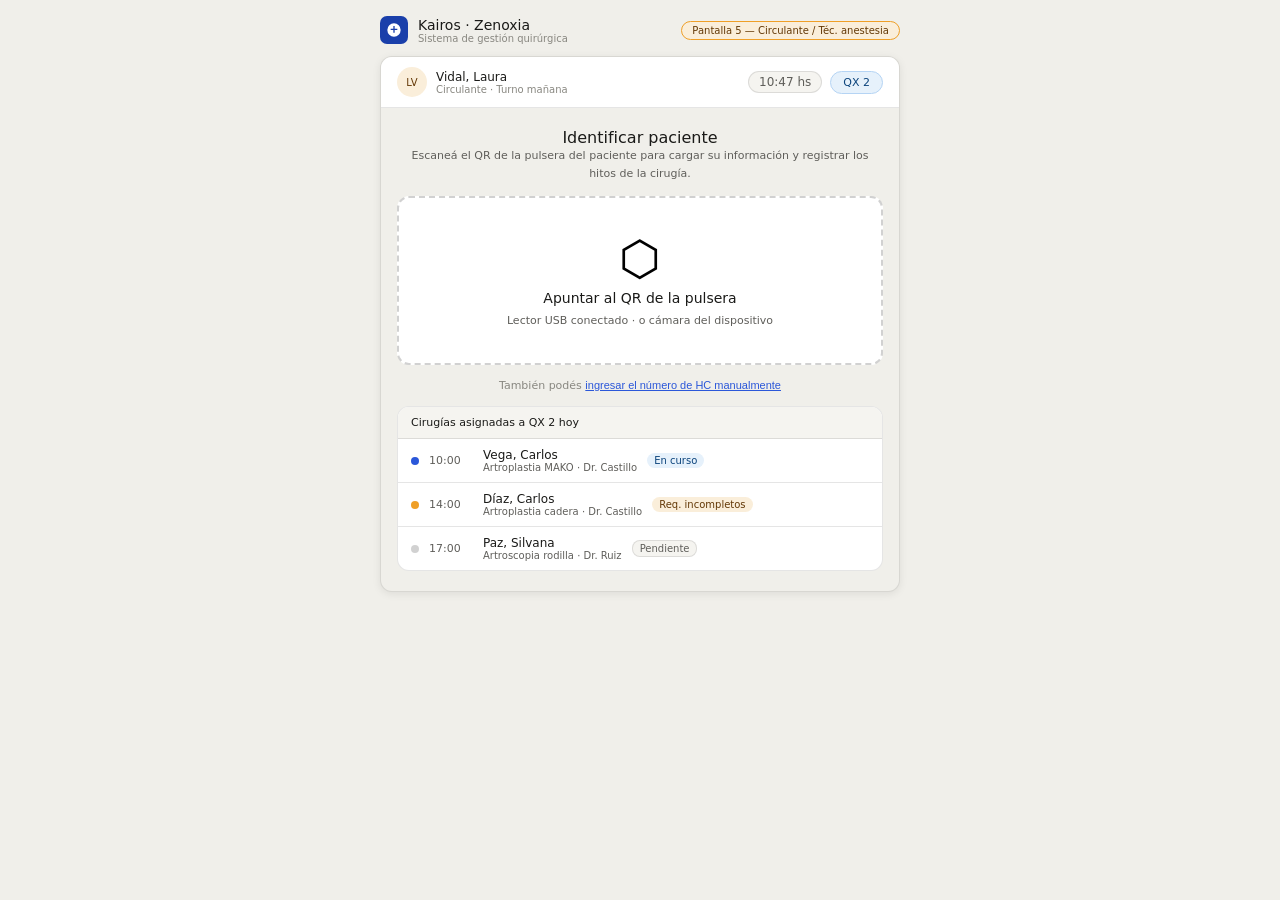
<file: 05_circulante_qx.html>
<!DOCTYPE html>
<html lang="es">
<head>
<meta charset="UTF-8">
<meta name="viewport" content="width=device-width, initial-scale=1.0">
<title>Circulante / Téc. Anestesia — Kairos · Zenoxia</title>
<style>
:root {

  /* ─────────────────────────────────────────────────────────────
     1. PRIMARIO — Azul royal
     Branding Zenoxia. Kairos y Cordis comparten estos valores.
  ───────────────────────────────────────────────────────────── */
  --p-light: #EBF2FF;   /* fills, fondos de badge, card activa       */
  --p-mid:   #A3C0F8;   /* bordes de badge, separadores              */
  --p:       #2B57D9;   /* botones, íconos primarios, links activos  */
  --p-dark:  #1A3FAA;   /* topbar, logo, nav activo, texto activo    */

  /* ─────────────────────────────────────────────────────────────
     2. NEUTROS — Fondos, texto, bordes
  ───────────────────────────────────────────────────────────── */
  --bg:   #ffffff;              /* cards, modales, panels              */
  --bg2:  #f5f4f0;              /* inputs, fondos de sección, filas    */
  --bg3:  #f0efea;              /* fondo del body                      */
  --txt:  #1a1a18;              /* texto principal                     */
  --txt2: #5f5e5a;              /* texto secundario                    */
  --txt3: #888780;              /* labels, placeholders, tertiary      */
  --brd:  rgba(0,0,0,0.10);    /* borde sutil                         */
  --brd2: rgba(0,0,0,0.18);    /* borde medio — inputs, énfasis       */

  /* ─────────────────────────────────────────────────────────────
     3. SEMÁNTICOS — Estados del sistema
     Uso genérico en toda la plataforma.
     Para estados específicos de dominio, usar secciones 4–9.
  ───────────────────────────────────────────────────────────── */

  --s-ok:     #0F6E56;   /* confirmado, validado, completado          */
  --s-ok-l:   #E1F5EE;   /* fondo badge OK                            */
  --s-ok-m:   #9FE1CB;   /* borde badge OK                            */

  --s-warn:   #633806;   /* pendiente, atención leve                  */
  --s-warn-l: #FAEEDA;   /* fondo badge WARN                          */
  --s-warn-m: #EF9F27;   /* borde / ícono badge WARN                  */

  --s-err:    #791F1F;   /* bloqueante, alergia, crítico              */
  --s-err-l:  #FCEBEB;   /* fondo badge ERR                           */
  --s-err-m:  #E24B4A;   /* borde / ícono badge ERR                   */

  --s-info:   #0C447C;   /* informativo neutro, estado secundario     */
  --s-info-l: #E6F1FB;   /* fondo badge INFO                          */
  --s-info-m: #B5D4F4;   /* borde badge INFO                          */

  /* ─────────────────────────────────────────────────────────────
     4. TRIAGE — Colores por nivel de prioridad clínica
     Solo para Cordis (Guardia). Kairos no usa triage.
     Convención: --tN = texto/ícono · --tN-l = fondo · --tN-brd = borde
  ───────────────────────────────────────────────────────────── */

  --t1:     #C0392B;                    /* N1 Resucitación — Rojo       */
  --t1-l:   rgba(192, 57, 43, 0.10);
  --t1-brd: rgba(192, 57, 43, 0.25);

  --t2:     #D4680A;                    /* N2 Emergencia — Naranja      */
  --t2-l:   rgba(212, 104, 10, 0.10);
  --t2-brd: rgba(212, 104, 10, 0.25);

  --t3:     #A07C00;                    /* N3 Urgencia — Amarillo osc.  */
  --t3-l:   rgba(160, 124, 0, 0.10);
  --t3-brd: rgba(160, 124, 0, 0.25);

  --t4:     #2E7D4F;                    /* N4 Menor — Verde             */
  --t4-l:   rgba(46, 125, 79, 0.10);
  --t4-brd: rgba(46, 125, 79, 0.25);

  --t5:     #1565A8;                    /* N5 No urgente — Azul         */
  --t5-l:   rgba(21, 101, 168, 0.10);
  --t5-brd: rgba(21, 101, 168, 0.25);

  /* ─────────────────────────────────────────────────────────────
     5. ESTADOS DE CAMA — Ciclo hotelero
     Kairos: habitaciones prequirúrgicas y recuperación.
     Cordis: boxes de guardia.
     Convención: base (texto/ícono) · -l (fondo) · -m (borde)
  ───────────────────────────────────────────────────────────── */

  --cama-libre:    #0F6E56;   --cama-libre-l:    #E1F5EE;   --cama-libre-m:    #9FE1CB;
  --cama-ocup:     #1A3FAA;   --cama-ocup-l:     #EBF2FF;   --cama-ocup-m:     #A3C0F8;
  --cama-alta:     #7B3FA0;   --cama-alta-l:     #F3E8FF;   --cama-alta-m:     #C9A0E0;
  --cama-limp:     #B45309;   --cama-limp-l:     #FEF3C7;   --cama-limp-m:     #FCD34D;
  --cama-lista:    #0E7490;   --cama-lista-l:    #E0F7FA;   --cama-lista-m:    #67E8F9;
  --cama-bloq:     #4B4B4B;   --cama-bloq-l:     #F0F0F0;   --cama-bloq-m:     #AAAAAA;

  /* ─────────────────────────────────────────────────────────────
     6. ESTADOS DE EQUIPO — Equipamiento médico
     Cordis Imágenes: estado de TC, RM, sala de rayos, etc.
     Convención: base · -l (fondo) · -m (borde)
  ───────────────────────────────────────────────────────────── */

  --eq-libre:   #0F6E56;   --eq-libre-l:   #E1F5EE;   --eq-libre-m:   #9FE1CB;
  --eq-uso:     #2B57D9;   --eq-uso-l:     #EBF2FF;   --eq-uso-m:     #A3C0F8;
  --eq-limp:    #B45309;   --eq-limp-l:    #FEF3C7;   --eq-limp-m:    #FCD34D;
  --eq-fuera:   #4B4B4B;   --eq-fuera-l:   #F0F0F0;   --eq-fuera-m:   #AAAAAA;

  /* ─────────────────────────────────────────────────────────────
     7. TRASLADOS — Cola dinámica de camilleros
     Kairos y Cordis Camilleros.
     Estados del ciclo de vida de un traslado.
     Convención: base · -l (fondo) · -m (borde)
  ───────────────────────────────────────────────────────────── */

  --tr-pend:    #633806;   --tr-pend-l:    #FAEEDA;   --tr-pend-m:    #EF9F27;
  --tr-asig:    #0C447C;   --tr-asig-l:    #E6F1FB;   --tr-asig-m:    #B5D4F4;
  --tr-curso:   #2B57D9;   --tr-curso-l:   #EBF2FF;   --tr-curso-m:   #A3C0F8;
  --tr-done:    #0F6E56;   --tr-done-l:    #E1F5EE;   --tr-done-m:    #9FE1CB;
  --tr-urg:     #791F1F;   --tr-urg-l:     #FCEBEB;   --tr-urg-m:     #E24B4A;

  /* ─────────────────────────────────────────────────────────────
     8. IDENTIFICACIÓN DE EQUIPAMIENTO — Tipo de camilla / recurso
     Color por tipo de equipo requerido en un traslado.
     Solo valor base (sin -l/-m) — uso decorativo, no semántico.
  ───────────────────────────────────────────────────────────── */

  --equip-silla:    #7B3FA0;   /* silla de ruedas                     */
  --equip-camilla:  #0E7490;   /* camilla estándar o con barandas     */
  --equip-oxigeno:  #B45309;   /* O₂ portátil                         */
  --equip-tc:       #0C447C;   /* traslado a TC                       */
  --equip-rm:       #791F1F;   /* traslado a RM                       */

  /* ─────────────────────────────────────────────────────────────
     8B. CARGA LABORAL — Nivel de carga por operador
     Usado en paneles de coordinación (camilleros, enfermeros).
     Convención: base · -l (fondo badge)
  ───────────────────────────────────────────────────────────── */

  --carga-leve:     #0F6E56;   --carga-leve-l:    #E1F5EE;
  --carga-mod:      #A07C00;   --carga-mod-l:     #FEF9E0;
  --carga-alta:     #D4680A;   --carga-alta-l:    #FEF3C7;
  --carga-limite:   #C0392B;   --carga-limite-l:  #FCEBEB;

  /* ─────────────────────────────────────────────────────────────
     9. WORKLIST — Estados de estudios de imágenes
     Cordis Imágenes: ciclo de vida de un estudio (TC, RM, Rx).
     Convención: base · -l (fondo)
  ───────────────────────────────────────────────────────────── */

  --ws-pending:     #888780;   --ws-pending-l:    #f0efea;
  --ws-executing:   #2B57D9;   --ws-executing-l:  #EBF2FF;
  --ws-approval:    #A07C00;   --ws-approval-l:   #FAEEDA;
  --ws-approved:    #0F6E56;   --ws-approved-l:   #E1F5EE;
  --ws-delivered:   #5f5e5a;   --ws-delivered-l:  #f5f4f0;

  /* ─────────────────────────────────────────────────────────────
     10. IA — Asistencia cognitiva
     Gradiente de degradado para indicar sugerencia de IA.
     Usar en bordes, backgrounds sutiles, no en texto.
     Siempre con indicación visible de que es sugerencia IA,
     nunca como decisión clínica autónoma (RN-04).
  ───────────────────────────────────────────────────────────── */

  --ai-from: #1A3FAA;   /* inicio del gradiente — azul profundo      */
  --ai-to:   #6366F1;   /* fin del gradiente — violeta               */

  /* ─────────────────────────────────────────────────────────────
     11. SLA — Tiempos de respuesta clínicos (minutos)
     Valores numéricos usados como thresholds, no como colores.
     Combinar con tokens de triage para colorear el estado SLA.
  ───────────────────────────────────────────────────────────── */

  --sla-n1:   0;     /* N1 Resucitación — atención inmediata         */
  --sla-n2:   15;    /* N2 Emergencia — ≤15 min                      */
  --sla-n3:   30;    /* N3 Urgencia — ≤30 min                        */
  --sla-n4:   120;   /* N4 Menor — ≤2 hs                             */
  --sla-n5:   240;   /* N5 No urgente — ≤4 hs                        */

  --sla-urg:    #791F1F;   --sla-urg-l:    #FCEBEB;   --sla-urg-m:    #E24B4A;
  --sla-amb:    #0C447C;   --sla-amb-l:    #E6F1FB;   --sla-amb-m:    #B5D4F4;

  /* ─────────────────────────────────────────────────────────────
     12. TIPOGRAFÍA
  ───────────────────────────────────────────────────────────── */

  --font-sans:  system-ui, -apple-system, sans-serif;
  --font-mono:  'Courier New', Courier, monospace;

  --text-2xs:  8px;
  --text-xs:   10px;
  --text-sm:   11px;
  --text-md:   13px;
  --text-lg:   15px;
  --text-xl:   18px;
  --text-2xl:  22px;
  --text-3xl:  28px;

  --fw-normal:   400;
  --fw-medium:   500;
  --fw-semibold: 600;
  --fw-bold:     700;
  --fw-black:    800;

  /* ─────────────────────────────────────────────────────────────
     13. ICONOGRAFÍA — SVG outline, stroke="currentColor"
     Referencia: <svg class="ki ki-md"><use href="#ki-nombre"/></svg>
  ───────────────────────────────────────────────────────────── */

  --icon-xs:  12px;
  --icon-sm:  14px;
  --icon-md:  18px;
  --icon-lg:  22px;
  --icon-xl:  32px;

  --icon-stroke-thin:   1.2px;
  --icon-stroke:        1.4px;
  --icon-stroke-medium: 1.6px;
  --icon-stroke-thick:  2px;

  /* ─────────────────────────────────────────────────────────────
     14. ESPACIADO Y RADIO
  ───────────────────────────────────────────────────────────── */

  --r-xs:   4px;
  --r:      8px;
  --r-lg:   12px;
  --r-xl:   16px;
  --r-full: 999px;

  --gap-xs: 4px;
  --gap-sm: 8px;
  --gap-md: 12px;
  --gap-lg: 16px;
  --gap-xl: 24px;

  --pad-xs: 6px 8px;
  --pad-sm: 8px 12px;
  --pad-md: 12px 16px;
  --pad-lg: 16px 20px;

}
*{box-sizing:border-box;margin:0;padding:0}
body{font-family:-apple-system,BlinkMacSystemFont,'Segoe UI',system-ui,sans-serif;font-size:13px;background:var(--bg3);min-height:100vh;padding:16px;display:flex;flex-direction:column;align-items:center}

.page-meta{width:100%;max-width:520px;display:flex;align-items:center;gap:10px;margin-bottom:12px}
.logo-i{width:28px;height:28px;background:var(--p-dark);border-radius:7px;display:flex;align-items:center;justify-content:center}
.logo-i svg{width:16px;height:16px;fill:#fff}
.pm-title{font-size:14px;font-weight:500;color:var(--txt)}
.pm-sub{font-size:10px;color:var(--txt3)}
.slabel{font-size:10px;background:var(--s-warn-l);color:var(--s-warn);padding:3px 10px;border-radius:20px;margin-left:auto;font-weight:500;border:0.5px solid var(--s-warn-m)}

.shell{width:100%;max-width:520px;background:var(--bg3);border:0.5px solid var(--brd);border-radius:var(--r-lg);overflow:hidden;box-shadow:0 2px 8px rgba(0,0,0,.08)}

/* TOPBAR */
.topbar{background:var(--bg);border-bottom:0.5px solid var(--brd);padding:10px 16px;display:flex;align-items:center;justify-content:space-between}
.tb-left{display:flex;align-items:center;gap:9px}
.tb-av{width:30px;height:30px;border-radius:50%;background:var(--s-warn-l);display:flex;align-items:center;justify-content:center;font-size:10px;font-weight:500;color:var(--s-warn)}
.tb-name{font-size:12px;font-weight:500;color:var(--txt)}
.tb-role{font-size:10px;color:var(--txt3)}
.tb-right{display:flex;align-items:center;gap:8px}
.clock{font-size:12px;font-weight:500;color:var(--txt2);background:var(--bg2);padding:3px 10px;border-radius:20px;border:0.5px solid var(--brd)}
.qx-badge{font-size:11px;font-weight:500;background:var(--s-info-l);color:var(--s-info);padding:4px 12px;border-radius:20px;border:0.5px solid var(--s-info-m)}

/* VIEWS */
.view{display:none}
.view.active{display:block;animation:fi .2s ease}
@keyframes fi{from{opacity:0;transform:translateY(3px)}to{opacity:1;transform:translateY(0)}}

/* ─── VIEW 1: SIN PACIENTE / ESCANEAR ─── */
.scan-view{padding:20px 16px;display:flex;flex-direction:column;gap:14px;align-items:center;text-align:center}
.scan-title{font-size:16px;font-weight:500;color:var(--txt)}
.scan-sub{font-size:11px;color:var(--txt2);line-height:1.6}
.scan-area{width:100%;border:2px dashed var(--brd2);border-radius:var(--r-lg);padding:36px 24px;cursor:pointer;background:var(--bg);transition:all .2s;display:flex;flex-direction:column;align-items:center;gap:8px}
.scan-area:hover{border-color:var(--p);background:var(--p-light)}
.scan-icon{font-size:48px;line-height:1}
.scan-lbl{font-size:14px;font-weight:500;color:var(--txt)}
.scan-hint{font-size:11px;color:var(--txt2)}
.scan-alt{font-size:11px;color:var(--txt3)}
.scan-alt button{color:var(--p);background:none;border:none;cursor:pointer;font-size:11px;text-decoration:underline}

/* LISTA QX DEL DÍA */
.qx-list{background:var(--bg);border:0.5px solid var(--brd);border-radius:var(--r-lg);width:100%;text-align:left;overflow:hidden}
.ql-head{padding:9px 13px;border-bottom:0.5px solid var(--brd);background:var(--bg2)}
.ql-title{font-size:11px;font-weight:500;color:var(--txt)}
.ql-item{display:flex;align-items:center;gap:10px;padding:9px 13px;border-bottom:0.5px solid var(--brd);cursor:pointer;transition:background .12s}
.ql-item:last-child{border-bottom:none}
.ql-item:hover{background:var(--bg2)}
.ql-dot{width:8px;height:8px;border-radius:50%;flex-shrink:0}
.ql-time{font-size:11px;font-weight:500;color:var(--txt2);min-width:44px}
.ql-name{font-size:12px;font-weight:500;color:var(--txt);flex:1}
.ql-proc{font-size:10px;color:var(--txt2)}
.ql-status{font-size:10px;padding:2px 7px;border-radius:8px;font-weight:500;white-space:nowrap}
.s-pend{background:var(--bg2);color:var(--txt2);border:0.5px solid var(--brd)}
.s-act{background:var(--s-info-l);color:var(--s-info)}
.s-done{background:var(--p-light);color:var(--p-dark)}
.s-warn{background:var(--s-warn-l);color:var(--s-warn)}

/* ─── VIEW 2: PACIENTE CARGADO ─── */
/* PAC HEADER */
.pac-header{background:var(--bg);border-bottom:0.5px solid var(--brd);padding:12px 16px}
.ph-top{display:flex;align-items:center;gap:10px;margin-bottom:10px}
.ph-av{width:42px;height:42px;border-radius:50%;display:flex;align-items:center;justify-content:center;font-size:13px;font-weight:500;flex-shrink:0}
.ph-name{font-size:15px;font-weight:500;color:var(--txt)}
.ph-sub{font-size:10px;color:var(--txt3);margin-top:2px}
.ph-badges{display:flex;gap:5px;flex-wrap:wrap}
.badge{font-size:10px;padding:3px 9px;border-radius:10px;font-weight:500}
.b-proc{background:var(--s-info-l);color:var(--s-info)}
.b-anest{background:var(--s-warn-l);color:var(--s-warn)}
.b-latex{background:var(--s-err-l);color:var(--s-err);border:0.5px solid #F7C1C1}
.b-dest{background:var(--bg2);color:var(--txt2);border:0.5px solid var(--brd)}

/* LATEX BANNER */
.latex-banner{background:var(--s-err-l);border-left:4px solid var(--s-err-m);padding:10px 14px;font-size:12px;color:var(--s-err);font-weight:500;display:flex;align-items:center;gap:8px;line-height:1.5}

/* HITOS PANEL */
.hitos-panel{background:var(--bg);padding:14px 16px;border-bottom:0.5px solid var(--brd)}
.hp-title{font-size:11px;font-weight:500;color:var(--txt3);text-transform:uppercase;letter-spacing:.06em;margin-bottom:12px}

.hito-item{display:flex;gap:10px;margin-bottom:0}
.hi-left{display:flex;flex-direction:column;align-items:center;width:36px}
.hi-btn{width:36px;height:36px;border-radius:50%;border:none;cursor:pointer;display:flex;align-items:center;justify-content:center;font-size:11px;font-weight:500;transition:all .2s;flex-shrink:0}
.hi-btn.pending{background:var(--bg2);border:2px dashed var(--brd2);color:var(--txt3);cursor:default}
.hi-btn.ready{background:var(--p);color:#fff;animation:pulse-g 1.5s infinite}
@keyframes pulse-g{0%,100%{box-shadow:0 0 0 0 rgba(15,110,86,.4)}50%{box-shadow:0 0 0 6px rgba(15,110,86,.0)}}
.hi-btn.done{background:var(--p-light);border:2px solid var(--p-mid);color:var(--p-dark);cursor:default;animation:none}
.hi-btn.done::after{content:'✓';font-size:14px}
.hi-line{flex:1;width:2px;background:var(--brd);margin:3px 0;min-height:16px}
.hi-line.done{background:var(--p-mid)}
.hi-body{flex:1;padding-bottom:18px;padding-top:4px}
.hi-label{font-size:13px;font-weight:500;color:var(--txt);margin-bottom:2px}
.hi-who{font-size:10px;color:var(--txt2);margin-bottom:3px}
.hi-time{font-size:11px;color:var(--txt3)}
.hi-time.recorded{color:var(--p);font-weight:500}
.hi-time.overdue{color:var(--s-err);font-weight:500}
.hi-scan-badge{display:inline-flex;align-items:center;gap:4px;font-size:9px;background:var(--p-light);color:var(--p-dark);padding:2px 8px;border-radius:8px;margin-top:2px;border:0.5px solid var(--p-mid)}
.hi-delta{font-size:10px;color:var(--s-err);font-weight:500}

/* SCAN CONFIRM MODAL */
.scan-modal{display:none;position:fixed;inset:0;background:rgba(0,0,0,.45);z-index:200;align-items:flex-end;justify-content:center;padding:0}
.scan-modal.open{display:flex}
.scan-sheet{background:var(--bg);border-radius:var(--r-lg) var(--r-lg) 0 0;width:100%;max-width:520px;padding:20px 20px 32px;display:flex;flex-direction:column;gap:14px}
.ss-title{font-size:16px;font-weight:500;color:var(--txt);text-align:center}
.ss-sub{font-size:12px;color:var(--txt2);text-align:center;line-height:1.6}
.ss-hito{background:var(--p-light);border-radius:var(--r);padding:12px 16px;text-align:center}
.ss-hito-name{font-size:14px;font-weight:500;color:var(--p-dark);margin-bottom:2px}
.ss-hito-who{font-size:11px;color:var(--p)}
.ss-pac{font-size:12px;color:var(--txt2);text-align:center}
.ss-pac strong{color:var(--txt)}
.latex-warn-sheet{background:var(--s-err-l);border-radius:var(--r);padding:10px 14px;font-size:11px;color:var(--s-err);font-weight:500;text-align:center}
.ss-btns{display:flex;flex-direction:column;gap:8px}
.btn-confirm-scan{padding:14px;font-size:14px;font-weight:500;border-radius:var(--r);border:none;background:var(--p);color:#fff;cursor:pointer;width:100%}
.btn-cancel-scan{padding:10px;font-size:12px;border-radius:var(--r);border:0.5px solid var(--brd2);background:transparent;color:var(--txt2);cursor:pointer;width:100%}

/* CONFIRMED MODAL */
.confirmed-sheet{display:none;flex-direction:column;gap:12px;align-items:center;padding:8px 0}
.cs-icon{font-size:52px;line-height:1}
.cs-title{font-size:16px;font-weight:500;color:var(--p-dark)}
.cs-sub{font-size:12px;color:var(--p);text-align:center;line-height:1.6}
.cs-time{font-size:11px;color:var(--txt3)}
.btn-close-conf{padding:10px 24px;font-size:12px;border-radius:var(--r);border:0.5px solid var(--brd2);background:transparent;color:var(--txt2);cursor:pointer;margin-top:4px}

/* DATOS CLÍNICOS */
.clin-section{background:var(--bg);border-top:0.5px solid var(--brd);padding:14px 16px}
.cs-head{font-size:11px;font-weight:500;color:var(--txt3);text-transform:uppercase;letter-spacing:.06em;margin-bottom:10px}
.clin-tabs{display:flex;gap:0;border-bottom:0.5px solid var(--brd);margin-bottom:12px}
.ctab{font-size:11px;padding:7px 12px;color:var(--txt2);cursor:pointer;border-bottom:2px solid transparent;margin-bottom:-0.5px}
.ctab.active{color:var(--p);border-bottom-color:var(--p);font-weight:500}
.clin-panel{display:none}
.clin-panel.active{display:block}
.clin-row{display:flex;justify-content:space-between;font-size:11px;padding:5px 0;border-bottom:0.5px solid var(--brd)}
.clin-row:last-child{border-bottom:none}
.clin-k{color:var(--txt2)}
.clin-v{font-weight:500;color:var(--txt)}
.clin-v.alert{color:var(--s-err)}
.clin-v.warn{color:var(--s-warn)}
.clin-v.ok{color:var(--p)}

.req-mini{display:flex;align-items:center;justify-content:space-between;padding:6px 0;border-bottom:0.5px solid var(--brd);font-size:11px}
.req-mini:last-child{border-bottom:none}
.req-ico-sm{width:16px;height:16px;border-radius:50%;display:flex;align-items:center;justify-content:center;flex-shrink:0}
.ri-ok{background:var(--p-light)}
.ri-err{background:var(--s-err-l)}
.ri-warn{background:var(--s-warn-l)}

/* BOTTOM BAR */
.bottom-bar{background:var(--bg);border-top:0.5px solid var(--brd);padding:10px 16px;display:flex;gap:8px}
.btn-new-scan{flex:1;padding:11px;font-size:12px;font-weight:500;border-radius:var(--r);border:none;background:var(--p);color:#fff;cursor:pointer;display:flex;align-items:center;justify-content:center;gap:6px}
.btn-change-pac{padding:11px 14px;font-size:12px;border-radius:var(--r);border:0.5px solid var(--brd2);background:transparent;color:var(--txt2);cursor:pointer}

/* PILL */
.pill{display:inline-block;font-size:10px;padding:2px 8px;border-radius:10px;font-weight:500}
.p-ok{background:var(--p-light);color:var(--p-dark)}
.p-amber{background:var(--s-warn-l);color:var(--s-warn)}
.p-blue{background:var(--s-info-l);color:var(--s-info)}
.p-red{background:var(--s-err-l);color:var(--s-err)}
</style>
</head>
<body>

<div class="page-meta">
  <div class="logo-i"><svg viewBox="0 0 24 24"><path d="M12 2a10 10 0 100 20A10 10 0 0012 2zm1 14h-2v-4H7v-2h4V6h2v4h4v2h-4v4z"/></svg></div>
  <div><div class="pm-title">Kairos · Zenoxia</div><div class="pm-sub">Sistema de gestión quirúrgica</div></div>
  <div class="slabel">Pantalla 5 — Circulante / Téc. anestesia</div>
</div>

<div class="shell">

  <!-- TOPBAR -->
  <div class="topbar">
    <div class="tb-left">
      <div class="tb-av">LV</div>
      <div><div class="tb-name">Vidal, Laura</div><div class="tb-role">Circulante · Turno mañana</div></div>
    </div>
    <div class="tb-right">
      <div class="clock">10:47 hs</div>
      <div class="qx-badge">QX 2</div>
    </div>
  </div>

  <!-- ═══ VIEW 1: SIN PACIENTE ═══ -->
  <div class="view active" id="view-scan">
    <div class="scan-view">
      <div>
        <div class="scan-title">Identificar paciente</div>
        <div class="scan-sub">Escaneá el QR de la pulsera del paciente para cargar su información y registrar los hitos de la cirugía.</div>
      </div>

      <div class="scan-area" onclick="loadPacient()" style="width:100%">
        <div class="scan-icon">⬡</div>
        <div class="scan-lbl">Apuntar al QR de la pulsera</div>
        <div class="scan-hint">Lector USB conectado · o cámara del dispositivo</div>
      </div>

      <div class="scan-alt">También podés <button onclick="loadPacient()">ingresar el número de HC manualmente</button></div>

      <div class="qx-list">
        <div class="ql-head"><div class="ql-title">Cirugías asignadas a QX 2 hoy</div></div>
        <div class="ql-item" onclick="loadPacient()">
          <div class="ql-dot" style="background:var(--p)"></div>
          <div class="ql-time">10:00</div>
          <div><div class="ql-name">Vega, Carlos</div><div class="ql-proc">Artroplastia MAKO · Dr. Castillo</div></div>
          <div class="ql-status s-act">En curso</div>
        </div>
        <div class="ql-item" onclick="loadPacient()">
          <div class="ql-dot" style="background:var(--s-warn-m)"></div>
          <div class="ql-time">14:00</div>
          <div><div class="ql-name">Díaz, Carlos</div><div class="ql-proc">Artroplastia cadera · Dr. Castillo</div></div>
          <div class="ql-status s-warn">Req. incompletos</div>
        </div>
        <div class="ql-item">
          <div class="ql-dot" style="background:var(--brd2)"></div>
          <div class="ql-time">17:00</div>
          <div><div class="ql-name">Paz, Silvana</div><div class="ql-proc">Artroscopia rodilla · Dr. Ruiz</div></div>
          <div class="ql-status s-pend">Pendiente</div>
        </div>
      </div>
    </div>
  </div>

  <!-- ═══ VIEW 2: PACIENTE CARGADO ═══ -->
  <div class="view" id="view-pac">

    <!-- HEADER PACIENTE -->
    <div class="pac-header">
      <div class="ph-top">
        <div class="ph-av" style="background:var(--s-err-l);color:var(--s-err)">VC</div>
        <div style="flex:1">
          <div class="ph-name">Vega López, Carlos</div>
          <div class="ph-sub">HC 00028741 · DNI 32.451.890 · 54 años</div>
        </div>
        <button onclick="backToScan()" style="font-size:10px;padding:4px 10px;border-radius:8px;border:0.5px solid var(--brd2);background:transparent;color:var(--txt2);cursor:pointer">Cambiar</button>
      </div>
      <div class="ph-badges">
        <span class="badge b-proc">Artroplastia rodilla — MAKO</span>
        <span class="badge b-anest">Anestesia espinal</span>
        <span class="badge b-latex">⚠ ALÉRGICO LÁTEX</span>
        <span class="badge b-dest">Destino post-op: UTI</span>
      </div>
    </div>

    <!-- LÁTEX BANNER -->
    <div class="latex-banner">
      <svg width="18" height="18" viewBox="0 0 24 24" fill="none" stroke="currentColor" stroke-width="2.5"><path d="M10.29 3.86L1.82 18a2 2 0 001.71 3h16.94a2 2 0 001.71-3L13.71 3.86a2 2 0 00-3.42 0z"/><line x1="12" y1="9" x2="12" y2="13"/><line x1="12" y1="17" x2="12.01" y2="17"/></svg>
      <div>PROTOCOLO LÁTEX ACTIVO — Guantes nitrilo obligatorios. QX 2 acondicionado libre de látex. Verificar todos los insumos antes del procedimiento.</div>
    </div>

    <!-- HITOS -->
    <div class="hitos-panel">
      <div class="hp-title">Registro de hitos — tap para escanear</div>

      <!-- HITO 1: INGRESO QX — done -->
      <div class="hito-item">
        <div class="hi-left">
          <div class="hi-btn done" id="h1-btn"></div>
          <div class="hi-line done"></div>
        </div>
        <div class="hi-body">
          <div class="hi-label">Ingreso a quirófano</div>
          <div class="hi-who">Circulante</div>
          <div class="hi-time recorded">10:04 hs <span class="hi-delta">+4 min</span></div>
          <div class="hi-scan-badge"><svg width="9" height="9" viewBox="0 0 24 24" fill="none" stroke="currentColor" stroke-width="2"><polyline points="20 6 9 17 4 12"/></svg>Scan registrado · Circulante Vidal</div>
        </div>
      </div>

      <!-- HITO 2: INICIO ANESTESIA — done -->
      <div class="hito-item">
        <div class="hi-left">
          <div class="hi-btn done" id="h2-btn"></div>
          <div class="hi-line done"></div>
        </div>
        <div class="hi-body">
          <div class="hi-label">Inicio anestesia</div>
          <div class="hi-who">Técnico de anestesia</div>
          <div class="hi-time recorded">10:19 hs <span class="hi-delta" style="color:var(--s-err)">+4 min</span></div>
          <div class="hi-scan-badge"><svg width="9" height="9" viewBox="0 0 24 24" fill="none" stroke="currentColor" stroke-width="2"><polyline points="20 6 9 17 4 12"/></svg>Scan registrado · Téc. Fernández</div>
        </div>
      </div>

      <!-- HITO 3: INICIO CIRUGÍA — READY (próximo a registrar) -->
      <div class="hito-item">
        <div class="hi-left">
          <div class="hi-btn ready" id="h3-btn" onclick="openScanModal('inicio-cirugia')">
            <svg width="14" height="14" viewBox="0 0 24 24" fill="none" stroke="#fff" stroke-width="2.5"><rect x="3" y="3" width="6" height="6"/><rect x="15" y="3" width="6" height="6"/><rect x="3" y="15" width="6" height="6"/><path d="M21 15h-3v3M21 21h-6v-3M15 15h.01"/></svg>
          </div>
          <div class="hi-line" id="h3-line"></div>
        </div>
        <div class="hi-body">
          <div class="hi-label" style="color:var(--p)">Inicio cirugía</div>
          <div class="hi-who">Circulante</div>
          <div class="hi-time" id="h3-time">Programado 10:30 hs — Tap para registrar ahora</div>
        </div>
      </div>

      <!-- HITO 4: FIN CIRUGÍA — pending -->
      <div class="hito-item">
        <div class="hi-left">
          <div class="hi-btn pending" id="h4-btn">
            <svg width="12" height="12" viewBox="0 0 24 24" fill="none" stroke="currentColor" stroke-width="2"><circle cx="12" cy="12" r="10"/><polyline points="12 6 12 12 16 14"/></svg>
          </div>
          <div class="hi-line" id="h4-line"></div>
        </div>
        <div class="hi-body">
          <div class="hi-label">Fin cirugía</div>
          <div class="hi-who">Circulante</div>
          <div class="hi-time">Programado ~13:00 hs</div>
        </div>
      </div>

      <!-- HITO 5: FIN ANESTESIA — pending -->
      <div class="hito-item">
        <div class="hi-left">
          <div class="hi-btn pending" id="h5-btn">
            <svg width="12" height="12" viewBox="0 0 24 24" fill="none" stroke="currentColor" stroke-width="2"><circle cx="12" cy="12" r="10"/><polyline points="12 6 12 12 16 14"/></svg>
          </div>
          <div class="hi-line" id="h5-line"></div>
        </div>
        <div class="hi-body">
          <div class="hi-label">Fin anestesia</div>
          <div class="hi-who">Técnico de anestesia</div>
          <div class="hi-time">Programado ~13:10 hs</div>
        </div>
      </div>

      <!-- HITO 6: SOLICITUD CAMILLERO — pending -->
      <div class="hito-item">
        <div class="hi-left">
          <div class="hi-btn pending" id="h6-btn">
            <svg width="12" height="12" viewBox="0 0 24 24" fill="none" stroke="currentColor" stroke-width="2"><circle cx="12" cy="12" r="10"/><polyline points="12 6 12 12 16 14"/></svg>
          </div>
        </div>
        <div class="hi-body">
          <div class="hi-label">QX listo · Solicitar camillero</div>
          <div class="hi-who">Circulante — automático al registrar fin</div>
          <div class="hi-time">Programado ~13:20 hs</div>
        </div>
      </div>

    </div><!-- /hitos -->

    <!-- DATOS CLÍNICOS -->
    <div class="clin-section">
      <div class="cs-head">Datos del paciente</div>
      <div class="clin-tabs">
        <div class="ctab active" onclick="showClin('req',this)">Requisitos</div>
        <div class="ctab" onclick="showClin('eval',this)">Eval. preanestésica</div>
        <div class="ctab" onclick="showClin('ant',this)">Antecedentes</div>
      </div>

      <!-- REQUISITOS -->
      <div class="clin-panel active" id="clin-req">
        <div class="req-mini">
          <div style="display:flex;align-items:center;gap:7px">
            <div class="req-ico-sm ri-ok"><svg width="8" height="8" viewBox="0 0 24 24" fill="none" stroke="var(--p)" stroke-width="3"><polyline points="20 6 9 17 4 12"/></svg></div>
            <span class="clin-k">Consentimiento quirúrgico</span>
          </div>
          <span class="clin-v ok">Firmado</span>
        </div>
        <div class="req-mini">
          <div style="display:flex;align-items:center;gap:7px">
            <div class="req-ico-sm ri-ok"><svg width="8" height="8" viewBox="0 0 24 24" fill="none" stroke="var(--p)" stroke-width="3"><polyline points="20 6 9 17 4 12"/></svg></div>
            <span class="clin-k">Consentimiento anestesia</span>
          </div>
          <span class="clin-v ok">Firmado</span>
        </div>
        <div class="req-mini">
          <div style="display:flex;align-items:center;gap:7px">
            <div class="req-ico-sm ri-warn"><svg width="8" height="8" viewBox="0 0 24 24" fill="none" stroke="var(--s-warn)" stroke-width="3"><line x1="12" y1="7" x2="12" y2="12"/><line x1="12" y1="16" x2="12.01" y2="16"/></svg></div>
            <span class="clin-k">Autorización OS</span>
          </div>
          <span class="clin-v warn">Pendiente</span>
        </div>
        <div class="req-mini">
          <div style="display:flex;align-items:center;gap:7px">
            <div class="req-ico-sm ri-ok"><svg width="8" height="8" viewBox="0 0 24 24" fill="none" stroke="var(--p)" stroke-width="3"><polyline points="20 6 9 17 4 12"/></svg></div>
            <span class="clin-k">Estudios prequirúrgicos</span>
          </div>
          <span class="clin-v ok">Cargados HIS</span>
        </div>
        <div class="req-mini">
          <div style="display:flex;align-items:center;gap:7px">
            <div class="req-ico-sm ri-ok"><svg width="8" height="8" viewBox="0 0 24 24" fill="none" stroke="var(--p)" stroke-width="3"><polyline points="20 6 9 17 4 12"/></svg></div>
            <span class="clin-k">Eval. preanestésica</span>
          </div>
          <span class="clin-v ok">Completa · HIS</span>
        </div>
      </div>

      <!-- EVAL PREANESTÉSICA -->
      <div class="clin-panel" id="clin-eval">
        <div class="clin-row"><span class="clin-k">ASA</span><span class="clin-v">II</span></div>
        <div class="clin-row"><span class="clin-k">Vía aérea</span><span class="clin-v">Mallampati I · Sin riesgo</span></div>
        <div class="clin-row"><span class="clin-k">Ayuno desde</span><span class="clin-v ok">06:30 hs ✓</span></div>
        <div class="clin-row"><span class="clin-k">TA prequirúrgica</span><span class="clin-v">128/82 mmHg</span></div>
        <div class="clin-row"><span class="clin-k">Peso / Talla</span><span class="clin-v">84 kg / 1.72 m</span></div>
        <div class="clin-row"><span class="clin-k">Tipo de anestesia</span><span class="clin-v">Espinal</span></div>
        <div class="clin-row"><span class="clin-k">Alergia al látex</span><span class="clin-v alert">SÍ — Protocolo activo</span></div>
        <div class="clin-row"><span class="clin-k">Anestesias previas</span><span class="clin-v">Sin complicaciones</span></div>
        <div class="clin-row"><span class="clin-k">Última actualización</span><span class="clin-v">18/04/2026 · Dr. Gómez</span></div>
      </div>

      <!-- ANTECEDENTES -->
      <div class="clin-panel" id="clin-ant">
        <div class="clin-row"><span class="clin-k">Patologías</span><span class="clin-v">HTA · tratada</span></div>
        <div class="clin-row"><span class="clin-k">Medicación habitual</span><span class="clin-v">Enalapril 10mg · mañana</span></div>
        <div class="clin-row"><span class="clin-k">Cirugías previas</span><span class="clin-v">Meniscectomía 2019</span></div>
        <div class="clin-row"><span class="clin-k">Vacuna antitetánica</span><span class="clin-v ok">Al día ✓</span></div>
        <div class="clin-row"><span class="clin-k">Alergias conocidas</span><span class="clin-v alert">Látex — penicilina</span></div>
        <div class="clin-row"><span class="clin-k">Grupo y factor</span><span class="clin-v">O Rh+</span></div>
        <div class="clin-row"><span class="clin-k">Estado noche anterior</span><span class="clin-v ok">Sin síntomas · Ansioso leve</span></div>
      </div>
    </div>

    <!-- BOTTOM BAR -->
    <div class="bottom-bar">
      <button class="btn-new-scan" onclick="openScanModal('inicio-cirugia')">
        <svg width="14" height="14" viewBox="0 0 24 24" fill="none" stroke="#fff" stroke-width="2.5"><rect x="3" y="3" width="6" height="6"/><rect x="15" y="3" width="6" height="6"/><rect x="3" y="15" width="6" height="6"/><path d="M21 15h-3v3M21 21h-6v-3M15 15h.01"/></svg>
        Registrar próximo hito
      </button>
      <button class="btn-change-pac" onclick="backToScan()">Cambiar paciente</button>
    </div>

  </div><!-- /view-pac -->

</div><!-- /shell -->

<!-- ═══ MODAL DE CONFIRMACIÓN DE SCAN ═══ -->
<div class="scan-modal" id="scan-modal">
  <div class="scan-sheet">
    <div id="modal-confirm-wrap">
      <div class="ss-title">Confirmar registro</div>
      <div class="ss-sub">¿Registrás este hito ahora? La hora quedará guardada y no podrá modificarse.</div>
      <div class="ss-hito">
        <div class="ss-hito-name" id="modal-hito-name">Inicio cirugía</div>
        <div class="ss-hito-who" id="modal-hito-who">Registrado por: Vidal, Laura (Circulante)</div>
      </div>
      <div class="ss-pac"><strong>Vega López, Carlos</strong> · QX 2 · MAKO rodilla</div>
      <div class="latex-warn-sheet">⚠ Paciente alérgico al látex — Verificar guantes nitrilo antes de proceder</div>
      <div class="ss-btns">
        <button class="btn-confirm-scan" onclick="confirmScan()">Confirmar — 10:47 hs</button>
        <button class="btn-cancel-scan" onclick="closeModal()">Cancelar</button>
      </div>
    </div>
    <div class="confirmed-sheet" id="modal-confirmed">
      <div class="cs-icon">✓</div>
      <div class="cs-title">Hito registrado</div>
      <div class="cs-sub">Inicio cirugía registrado a las <strong>10:47 hs</strong><br>Coordinador QX y sistema notificados automáticamente.</div>
      <div class="cs-time">Delay vs programado: +17 min</div>
      <button class="btn-close-conf" onclick="closeModalAndUpdate()">Cerrar</button>
    </div>
  </div>
</div>

<script>
function loadPacient(){
  document.getElementById('view-scan').classList.remove('active');
  document.getElementById('view-pac').classList.add('active');
}
function backToScan(){
  document.getElementById('view-pac').classList.remove('active');
  document.getElementById('view-scan').classList.add('active');
}
function showClin(id,el){
  document.querySelectorAll('.clin-panel').forEach(p=>p.classList.remove('active'));
  document.querySelectorAll('.ctab').forEach(t=>t.classList.remove('active'));
  document.getElementById('clin-'+id).classList.add('active');
  el.classList.add('active');
}
function openScanModal(hito){
  document.getElementById('modal-confirm-wrap').style.display='block';
  document.getElementById('modal-confirmed').style.display='none';
  document.getElementById('modal-confirmed').style.flexDirection='column';
  document.getElementById('scan-modal').classList.add('open');
}
function closeModal(){
  document.getElementById('scan-modal').classList.remove('open');
}
function confirmScan(){
  document.getElementById('modal-confirm-wrap').style.display='none';
  const mc = document.getElementById('modal-confirmed');
  mc.style.display='flex';
}
function closeModalAndUpdate(){
  closeModal();
  // Marcar hito 3 como done
  const h3=document.getElementById('h3-btn');
  h3.className='hi-btn done';
  h3.onclick=null;
  h3.innerHTML='';
  document.getElementById('h3-time').textContent='10:47 hs · +17 min';
  document.getElementById('h3-time').className='hi-time recorded';
  document.getElementById('h3-line').classList.add('done');
  // Hito 4 listo para escanear
  const h4=document.getElementById('h4-btn');
  h4.className='hi-btn ready';
  h4.style.cursor='pointer';
  h4.innerHTML='<svg width="14" height="14" viewBox="0 0 24 24" fill="none" stroke="#fff" stroke-width="2.5"><rect x="3" y="3" width="6" height="6"/><rect x="15" y="3" width="6" height="6"/><rect x="3" y="15" width="6" height="6"/><path d="M21 15h-3v3M21 21h-6v-3M15 15h.01"/></svg>';
  h4.onclick=()=>openScanModal('fin-cirugia');
  // Añadir badge al hito 3
  const h3body=h3.closest('.hito-item').querySelector('.hi-body');
  const badge=document.createElement('div');
  badge.className='hi-scan-badge';
  badge.innerHTML='<svg width="9" height="9" viewBox="0 0 24 24" fill="none" stroke="currentColor" stroke-width="2"><polyline points="20 6 9 17 4 12"/></svg>Scan registrado · Circulante Vidal';
  h3body.appendChild(badge);
}
</script>
</body>
</html>
</file>
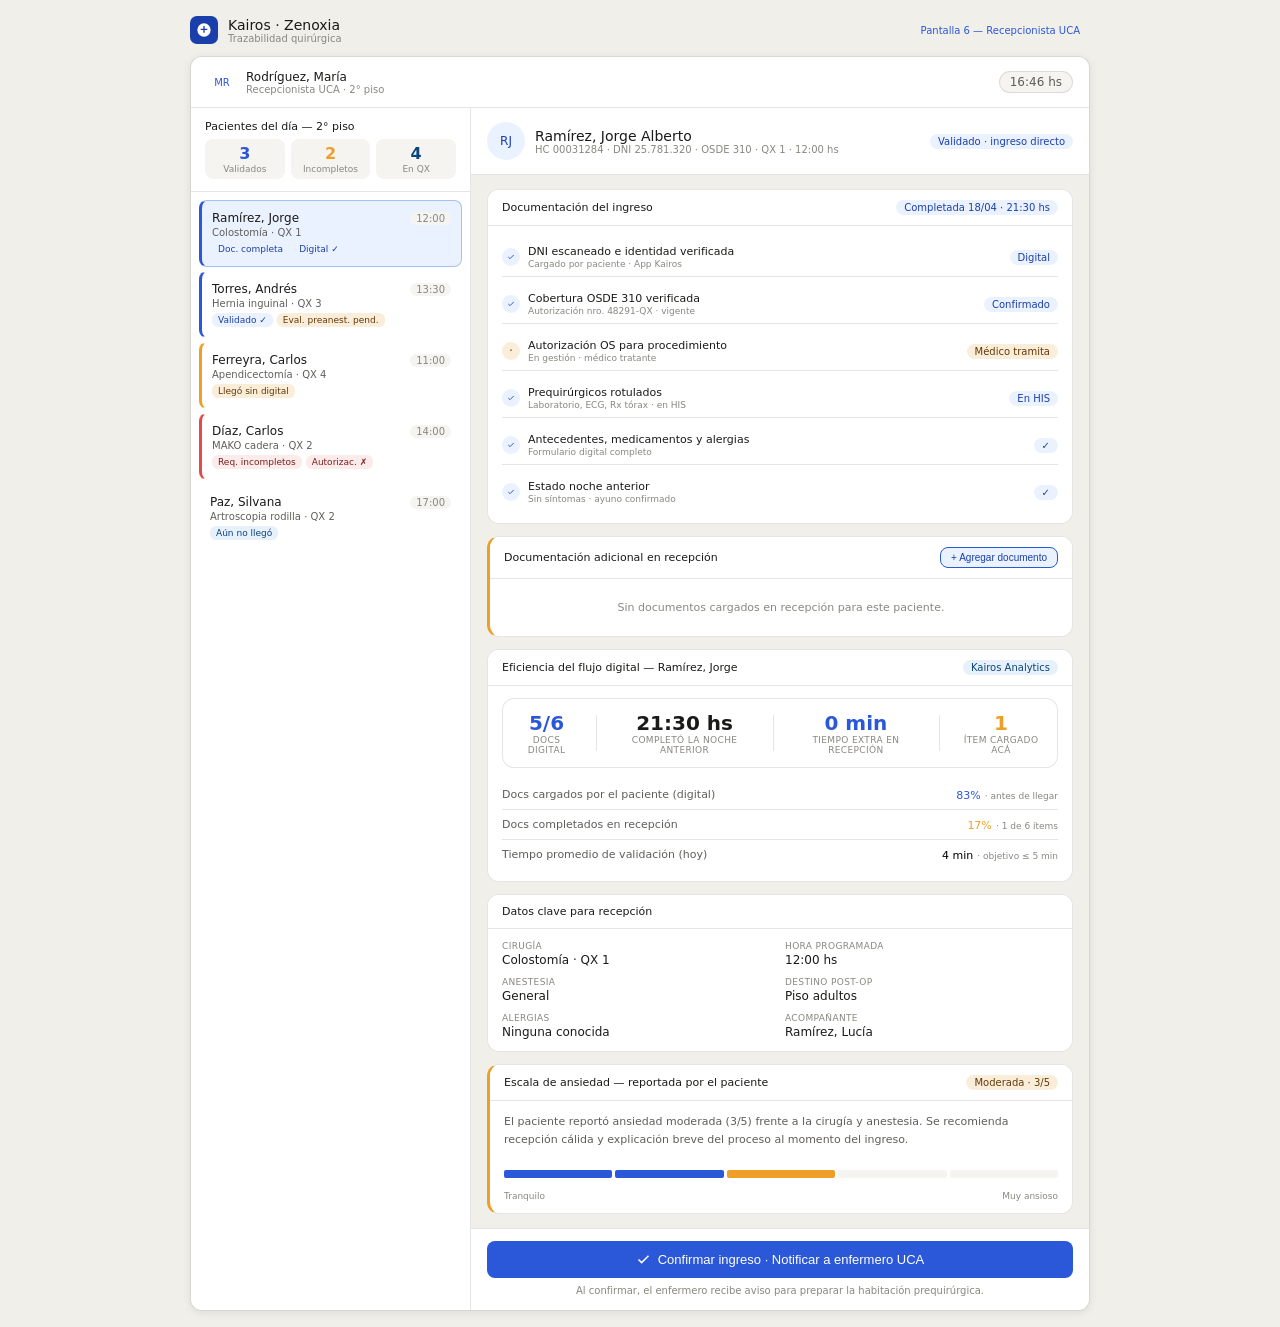
<file: 06_recepcionista_uca.html>
<!DOCTYPE html>
<html lang="es">
<head>
<meta charset="UTF-8">
<meta name="viewport" content="width=device-width, initial-scale=1.0">
<title>Recepcionista UCA — Kairos · Zenoxia</title>
<style>
:root {

  /* ─────────────────────────────────────────────────────────────
     1. PRIMARIO — Azul royal
     Branding Zenoxia. Kairos y Cordis comparten estos valores.
  ───────────────────────────────────────────────────────────── */
  --p-light: #EBF2FF;   /* fills, fondos de badge, card activa       */
  --p-mid:   #A3C0F8;   /* bordes de badge, separadores              */
  --p:       #2B57D9;   /* botones, íconos primarios, links activos  */
  --p-dark:  #1A3FAA;   /* topbar, logo, nav activo, texto activo    */

  /* ─────────────────────────────────────────────────────────────
     2. NEUTROS — Fondos, texto, bordes
  ───────────────────────────────────────────────────────────── */
  --bg:   #ffffff;              /* cards, modales, panels              */
  --bg2:  #f5f4f0;              /* inputs, fondos de sección, filas    */
  --bg3:  #f0efea;              /* fondo del body                      */
  --txt:  #1a1a18;              /* texto principal                     */
  --txt2: #5f5e5a;              /* texto secundario                    */
  --txt3: #888780;              /* labels, placeholders, tertiary      */
  --brd:  rgba(0,0,0,0.10);    /* borde sutil                         */
  --brd2: rgba(0,0,0,0.18);    /* borde medio — inputs, énfasis       */

  /* ─────────────────────────────────────────────────────────────
     3. SEMÁNTICOS — Estados del sistema
     Uso genérico en toda la plataforma.
     Para estados específicos de dominio, usar secciones 4–9.
  ───────────────────────────────────────────────────────────── */

  --s-ok:     #0F6E56;   /* confirmado, validado, completado          */
  --s-ok-l:   #E1F5EE;   /* fondo badge OK                            */
  --s-ok-m:   #9FE1CB;   /* borde badge OK                            */

  --s-warn:   #633806;   /* pendiente, atención leve                  */
  --s-warn-l: #FAEEDA;   /* fondo badge WARN                          */
  --s-warn-m: #EF9F27;   /* borde / ícono badge WARN                  */

  --s-err:    #791F1F;   /* bloqueante, alergia, crítico              */
  --s-err-l:  #FCEBEB;   /* fondo badge ERR                           */
  --s-err-m:  #E24B4A;   /* borde / ícono badge ERR                   */

  --s-info:   #0C447C;   /* informativo neutro, estado secundario     */
  --s-info-l: #E6F1FB;   /* fondo badge INFO                          */
  --s-info-m: #B5D4F4;   /* borde badge INFO                          */

  /* ─────────────────────────────────────────────────────────────
     4. TRIAGE — Colores por nivel de prioridad clínica
     Solo para Cordis (Guardia). Kairos no usa triage.
     Convención: --tN = texto/ícono · --tN-l = fondo · --tN-brd = borde
  ───────────────────────────────────────────────────────────── */

  --t1:     #C0392B;                    /* N1 Resucitación — Rojo       */
  --t1-l:   rgba(192, 57, 43, 0.10);
  --t1-brd: rgba(192, 57, 43, 0.25);

  --t2:     #D4680A;                    /* N2 Emergencia — Naranja      */
  --t2-l:   rgba(212, 104, 10, 0.10);
  --t2-brd: rgba(212, 104, 10, 0.25);

  --t3:     #A07C00;                    /* N3 Urgencia — Amarillo osc.  */
  --t3-l:   rgba(160, 124, 0, 0.10);
  --t3-brd: rgba(160, 124, 0, 0.25);

  --t4:     #2E7D4F;                    /* N4 Menor — Verde             */
  --t4-l:   rgba(46, 125, 79, 0.10);
  --t4-brd: rgba(46, 125, 79, 0.25);

  --t5:     #1565A8;                    /* N5 No urgente — Azul         */
  --t5-l:   rgba(21, 101, 168, 0.10);
  --t5-brd: rgba(21, 101, 168, 0.25);

  /* ─────────────────────────────────────────────────────────────
     5. ESTADOS DE CAMA — Ciclo hotelero
     Kairos: habitaciones prequirúrgicas y recuperación.
     Cordis: boxes de guardia.
     Convención: base (texto/ícono) · -l (fondo) · -m (borde)
  ───────────────────────────────────────────────────────────── */

  --cama-libre:    #0F6E56;   --cama-libre-l:    #E1F5EE;   --cama-libre-m:    #9FE1CB;
  --cama-ocup:     #1A3FAA;   --cama-ocup-l:     #EBF2FF;   --cama-ocup-m:     #A3C0F8;
  --cama-alta:     #7B3FA0;   --cama-alta-l:     #F3E8FF;   --cama-alta-m:     #C9A0E0;
  --cama-limp:     #B45309;   --cama-limp-l:     #FEF3C7;   --cama-limp-m:     #FCD34D;
  --cama-lista:    #0E7490;   --cama-lista-l:    #E0F7FA;   --cama-lista-m:    #67E8F9;
  --cama-bloq:     #4B4B4B;   --cama-bloq-l:     #F0F0F0;   --cama-bloq-m:     #AAAAAA;

  /* ─────────────────────────────────────────────────────────────
     6. ESTADOS DE EQUIPO — Equipamiento médico
     Cordis Imágenes: estado de TC, RM, sala de rayos, etc.
     Convención: base · -l (fondo) · -m (borde)
  ───────────────────────────────────────────────────────────── */

  --eq-libre:   #0F6E56;   --eq-libre-l:   #E1F5EE;   --eq-libre-m:   #9FE1CB;
  --eq-uso:     #2B57D9;   --eq-uso-l:     #EBF2FF;   --eq-uso-m:     #A3C0F8;
  --eq-limp:    #B45309;   --eq-limp-l:    #FEF3C7;   --eq-limp-m:    #FCD34D;
  --eq-fuera:   #4B4B4B;   --eq-fuera-l:   #F0F0F0;   --eq-fuera-m:   #AAAAAA;

  /* ─────────────────────────────────────────────────────────────
     7. TRASLADOS — Cola dinámica de camilleros
     Kairos y Cordis Camilleros.
     Estados del ciclo de vida de un traslado.
     Convención: base · -l (fondo) · -m (borde)
  ───────────────────────────────────────────────────────────── */

  --tr-pend:    #633806;   --tr-pend-l:    #FAEEDA;   --tr-pend-m:    #EF9F27;
  --tr-asig:    #0C447C;   --tr-asig-l:    #E6F1FB;   --tr-asig-m:    #B5D4F4;
  --tr-curso:   #2B57D9;   --tr-curso-l:   #EBF2FF;   --tr-curso-m:   #A3C0F8;
  --tr-done:    #0F6E56;   --tr-done-l:    #E1F5EE;   --tr-done-m:    #9FE1CB;
  --tr-urg:     #791F1F;   --tr-urg-l:     #FCEBEB;   --tr-urg-m:     #E24B4A;

  /* ─────────────────────────────────────────────────────────────
     8. IDENTIFICACIÓN DE EQUIPAMIENTO — Tipo de camilla / recurso
     Color por tipo de equipo requerido en un traslado.
     Solo valor base (sin -l/-m) — uso decorativo, no semántico.
  ───────────────────────────────────────────────────────────── */

  --equip-silla:    #7B3FA0;   /* silla de ruedas                     */
  --equip-camilla:  #0E7490;   /* camilla estándar o con barandas     */
  --equip-oxigeno:  #B45309;   /* O₂ portátil                         */
  --equip-tc:       #0C447C;   /* traslado a TC                       */
  --equip-rm:       #791F1F;   /* traslado a RM                       */

  /* ─────────────────────────────────────────────────────────────
     8B. CARGA LABORAL — Nivel de carga por operador
     Usado en paneles de coordinación (camilleros, enfermeros).
     Convención: base · -l (fondo badge)
  ───────────────────────────────────────────────────────────── */

  --carga-leve:     #0F6E56;   --carga-leve-l:    #E1F5EE;
  --carga-mod:      #A07C00;   --carga-mod-l:     #FEF9E0;
  --carga-alta:     #D4680A;   --carga-alta-l:    #FEF3C7;
  --carga-limite:   #C0392B;   --carga-limite-l:  #FCEBEB;

  /* ─────────────────────────────────────────────────────────────
     9. WORKLIST — Estados de estudios de imágenes
     Cordis Imágenes: ciclo de vida de un estudio (TC, RM, Rx).
     Convención: base · -l (fondo)
  ───────────────────────────────────────────────────────────── */

  --ws-pending:     #888780;   --ws-pending-l:    #f0efea;
  --ws-executing:   #2B57D9;   --ws-executing-l:  #EBF2FF;
  --ws-approval:    #A07C00;   --ws-approval-l:   #FAEEDA;
  --ws-approved:    #0F6E56;   --ws-approved-l:   #E1F5EE;
  --ws-delivered:   #5f5e5a;   --ws-delivered-l:  #f5f4f0;

  /* ─────────────────────────────────────────────────────────────
     10. IA — Asistencia cognitiva
     Gradiente de degradado para indicar sugerencia de IA.
     Usar en bordes, backgrounds sutiles, no en texto.
     Siempre con indicación visible de que es sugerencia IA,
     nunca como decisión clínica autónoma (RN-04).
  ───────────────────────────────────────────────────────────── */

  --ai-from: #1A3FAA;   /* inicio del gradiente — azul profundo      */
  --ai-to:   #6366F1;   /* fin del gradiente — violeta               */

  /* ─────────────────────────────────────────────────────────────
     11. SLA — Tiempos de respuesta clínicos (minutos)
     Valores numéricos usados como thresholds, no como colores.
     Combinar con tokens de triage para colorear el estado SLA.
  ───────────────────────────────────────────────────────────── */

  --sla-n1:   0;     /* N1 Resucitación — atención inmediata         */
  --sla-n2:   15;    /* N2 Emergencia — ≤15 min                      */
  --sla-n3:   30;    /* N3 Urgencia — ≤30 min                        */
  --sla-n4:   120;   /* N4 Menor — ≤2 hs                             */
  --sla-n5:   240;   /* N5 No urgente — ≤4 hs                        */

  --sla-urg:    #791F1F;   --sla-urg-l:    #FCEBEB;   --sla-urg-m:    #E24B4A;
  --sla-amb:    #0C447C;   --sla-amb-l:    #E6F1FB;   --sla-amb-m:    #B5D4F4;

  /* ─────────────────────────────────────────────────────────────
     12. TIPOGRAFÍA
  ───────────────────────────────────────────────────────────── */

  --font-sans:  system-ui, -apple-system, sans-serif;
  --font-mono:  'Courier New', Courier, monospace;

  --text-2xs:  8px;
  --text-xs:   10px;
  --text-sm:   11px;
  --text-md:   13px;
  --text-lg:   15px;
  --text-xl:   18px;
  --text-2xl:  22px;
  --text-3xl:  28px;

  --fw-normal:   400;
  --fw-medium:   500;
  --fw-semibold: 600;
  --fw-bold:     700;
  --fw-black:    800;

  /* ─────────────────────────────────────────────────────────────
     13. ICONOGRAFÍA — SVG outline, stroke="currentColor"
     Referencia: <svg class="ki ki-md"><use href="#ki-nombre"/></svg>
  ───────────────────────────────────────────────────────────── */

  --icon-xs:  12px;
  --icon-sm:  14px;
  --icon-md:  18px;
  --icon-lg:  22px;
  --icon-xl:  32px;

  --icon-stroke-thin:   1.2px;
  --icon-stroke:        1.4px;
  --icon-stroke-medium: 1.6px;
  --icon-stroke-thick:  2px;

  /* ─────────────────────────────────────────────────────────────
     14. ESPACIADO Y RADIO
  ───────────────────────────────────────────────────────────── */

  --r-xs:   4px;
  --r:      8px;
  --r-lg:   12px;
  --r-xl:   16px;
  --r-full: 999px;

  --gap-xs: 4px;
  --gap-sm: 8px;
  --gap-md: 12px;
  --gap-lg: 16px;
  --gap-xl: 24px;

  --pad-xs: 6px 8px;
  --pad-sm: 8px 12px;
  --pad-md: 12px 16px;
  --pad-lg: 16px 20px;

}
*{box-sizing:border-box;margin:0;padding:0}
body{font-family:-apple-system,BlinkMacSystemFont,'Segoe UI',system-ui,sans-serif;font-size:13px;background:var(--bg3);min-height:100vh;padding:16px;display:flex;flex-direction:column;align-items:center}

.page-meta{width:100%;max-width:900px;display:flex;align-items:center;gap:10px;margin-bottom:12px}
.logo-i{width:28px;height:28px;background:var(--p-dark);border-radius:7px;display:flex;align-items:center;justify-content:center}
.logo-i svg{width:16px;height:16px;fill:#fff}
.pm-title{font-size:14px;font-weight:500;color:var(--txt)}
.pm-sub{font-size:10px;color:var(--txt3)}
.slabel{font-size:10px;background:var(--pl);color:var(--p);padding:3px 10px;border-radius:20px;margin-left:auto;font-weight:500;border:0.5px solid var(--pm)}

.shell{width:100%;max-width:900px;background:var(--bg3);border:0.5px solid var(--brd);border-radius:var(--r-lg);overflow:hidden;box-shadow:0 2px 8px rgba(0,0,0,.08)}

/* TOPBAR */
.topbar{background:var(--bg);border-bottom:0.5px solid var(--brd);padding:10px 16px;display:flex;align-items:center;justify-content:space-between}
.tb-left{display:flex;align-items:center;gap:9px}
.tb-av{width:30px;height:30px;border-radius:50%;background:var(--pl);display:flex;align-items:center;justify-content:center;font-size:10px;font-weight:500;color:var(--p)}
.tb-name{font-size:12px;font-weight:500;color:var(--txt)}
.tb-role{font-size:10px;color:var(--txt3)}
.tb-right{display:flex;align-items:center;gap:8px}
.clock{font-size:12px;font-weight:500;color:var(--txt2);background:var(--bg2);padding:3px 10px;border-radius:20px;border:0.5px solid var(--brd)}

/* LAYOUT */
.uca-body{display:grid;grid-template-columns:280px 1fr;min-height:600px}

/* SIDEBAR */
.uca-sidebar{background:var(--bg);border-right:0.5px solid var(--brd);display:flex;flex-direction:column}
.us-head{padding:12px 14px;border-bottom:0.5px solid var(--brd)}
.us-title{font-size:11px;font-weight:500;color:var(--txt);margin-bottom:6px}
.us-stats{display:grid;grid-template-columns:repeat(3,1fr);gap:6px}
.us-stat{text-align:center;background:var(--bg2);border-radius:var(--r);padding:5px 4px}
.us-stat-val{font-size:16px;font-weight:600}
.us-stat-lbl{font-size:9px;color:var(--txt3);margin-top:1px}
.pac-list{flex:1;overflow-y:auto;padding:8px}
.pac-item{padding:10px;border-radius:var(--r);margin-bottom:4px;cursor:pointer;border:0.5px solid transparent;transition:all .15s}
.pac-item:hover{background:var(--bg2)}
.pac-item.active{background:var(--p-light);border-color:var(--p-mid)}
.pac-item.ready{border-left:3px solid var(--p)}
.pac-item.warn{border-left:3px solid var(--s-warn-m)}
.pac-item.alert{border-left:3px solid var(--s-err-m)}
.pi-top{display:flex;justify-content:space-between;align-items:center;margin-bottom:2px}
.pi-name{font-size:12px;font-weight:500;color:var(--txt)}
.pi-time{font-size:10px;color:var(--txt3);background:var(--bg2);padding:1px 6px;border-radius:8px}
.pi-proc{font-size:10px;color:var(--txt2);margin-bottom:4px}
.pi-bottom{display:flex;gap:4px;flex-wrap:wrap}
.tag{font-size:9px;padding:2px 6px;border-radius:6px;font-weight:500}
.t-ok{background:var(--p-light);color:var(--p-dark)}
.t-amber{background:var(--s-warn-l);color:var(--s-warn)}
.t-red{background:var(--s-err-l);color:var(--s-err)}
.t-blue{background:var(--s-info-l);color:var(--s-info)}
.t-grey{background:var(--bg2);color:var(--txt3);border:0.5px solid var(--brd)}

/* MAIN */
.uca-main{display:flex;flex-direction:column;overflow-y:auto}
.um-header{padding:14px 16px;border-bottom:0.5px solid var(--brd);background:var(--bg);display:flex;align-items:center;justify-content:space-between}
.um-pac-info{display:flex;align-items:center;gap:10px}
.um-av{width:38px;height:38px;border-radius:50%;display:flex;align-items:center;justify-content:center;font-size:12px;font-weight:500;flex-shrink:0}
.um-name{font-size:14px;font-weight:500;color:var(--txt)}
.um-sub{font-size:10px;color:var(--txt3)}
.um-actions{display:flex;gap:6px;align-items:center}

.um-content{padding:14px 16px;display:flex;flex-direction:column;gap:12px;flex:1}

.card{background:var(--bg);border:0.5px solid var(--brd);border-radius:var(--r-lg);overflow:hidden}
.card-head{padding:10px 14px;border-bottom:0.5px solid var(--brd);display:flex;align-items:center;justify-content:space-between;background:var(--bg)}
.card-title{font-size:11px;font-weight:500;color:var(--txt)}
.card-body{padding:12px 14px;display:flex;flex-direction:column;gap:8px}

.req-row{display:flex;align-items:center;justify-content:space-between;padding:7px 0;border-bottom:0.5px solid var(--brd)}
.req-row:last-child{border-bottom:none}
.req-left{display:flex;align-items:center;gap:8px}
.req-ico{width:18px;height:18px;border-radius:50%;display:flex;align-items:center;justify-content:center;flex-shrink:0}
.ri-ok{background:var(--p-light)}
.ri-err{background:var(--s-err-l)}
.ri-warn{background:var(--s-warn-l)}
.ri-pend{background:var(--bg2);border:0.5px solid var(--brd2)}
.req-label{font-size:11px;color:var(--txt)}
.req-sub{font-size:9px;color:var(--txt3);margin-top:1px}

/* DOC UPLOAD ZONE */
.doc-upload-zone{background:var(--bg2);border:1.5px dashed var(--brd2);border-radius:var(--r);padding:12px 14px;display:flex;align-items:center;gap:10px;cursor:pointer;transition:all .15s;margin-top:4px}
.doc-upload-zone:hover{border-color:var(--p);background:var(--p-light)}
.doc-upload-zone.has-file{border-color:var(--p);background:var(--p-light);border-style:solid}
.duz-icon{font-size:20px;flex-shrink:0}
.duz-text{font-size:11px;color:var(--txt2);flex:1;line-height:1.5}
.duz-text strong{color:var(--txt);display:block;margin-bottom:2px}
.duz-btn{font-size:10px;padding:4px 10px;border-radius:var(--r);border:0.5px solid var(--brd2);background:var(--bg);color:var(--txt2);cursor:pointer;white-space:nowrap;flex-shrink:0}
.duz-btn:hover{border-color:var(--p);color:var(--p)}
.duz-btn.uploaded{background:var(--p-light);border-color:var(--p-mid);color:var(--p-dark)}

/* EFICIENCIA BADGE */
.eficiencia-row{display:flex;align-items:center;justify-content:space-between;padding:7px 0;border-bottom:0.5px solid var(--brd)}
.eficiencia-row:last-child{border-bottom:none}
.ef-label{font-size:11px;color:var(--txt2)}
.ef-val{font-size:11px;font-weight:500}
.ef-source{font-size:9px;color:var(--txt3)}

/* DATOS GRID */
.datos-grid{display:grid;grid-template-columns:1fr 1fr;gap:10px}
.dato-lbl{font-size:9px;color:var(--txt3);text-transform:uppercase;letter-spacing:.04em;margin-bottom:2px}
.dato-val{font-size:12px;font-weight:500;color:var(--txt)}

/* PILL */
.pill{display:inline-block;font-size:10px;padding:2px 8px;border-radius:10px;font-weight:500}
.p-ok{background:var(--p-light);color:var(--p-dark)}
.p-amber{background:var(--s-warn-l);color:var(--s-warn)}
.p-blue{background:var(--s-info-l);color:var(--s-info)}
.p-red{background:var(--s-err-l);color:var(--s-err)}
.p-purple{background:var(--pl);color:var(--p)}

/* ESCALA ANSIEDAD */
.anxiety-bar{display:flex;gap:3px;margin:6px 0 2px}
.ab-seg{flex:1;height:8px;border-radius:2px}

/* BOTÓN INGRESO */
.ingreso-wrap{padding:12px 16px;border-top:0.5px solid var(--brd);background:var(--bg)}
.btn-confirmar-ingreso{width:100%;padding:11px;font-size:13px;font-weight:500;border-radius:var(--r);border:none;background:var(--p);color:#fff;cursor:pointer;display:flex;align-items:center;justify-content:center;gap:7px;transition:all .2s}
.btn-confirmar-ingreso:hover{background:var(--p-dark)}
.btn-confirmar-ingreso.done{background:var(--bg2);color:var(--txt2);cursor:default}
.ingreso-sub{font-size:10px;color:var(--txt3);margin-top:5px;text-align:center;line-height:1.5}
.notif-panel{display:flex;align-items:center;gap:8px;background:var(--p-light);border:0.5px solid var(--p-mid);border-radius:var(--r);padding:8px 12px;font-size:11px;color:var(--p-dark);margin:0 16px 12px}

/* DOC UPLOAD MODAL */
.modal-backdrop{display:none;position:fixed;inset:0;background:rgba(0,0,0,.45);z-index:200;align-items:flex-end;justify-content:center}
.modal-backdrop.open{display:flex}
.modal-sheet{background:var(--bg);border-radius:var(--r-lg) var(--r-lg) 0 0;width:100%;max-width:900px;padding:20px 20px 28px;display:flex;flex-direction:column;gap:14px}
.ms-title{font-size:14px;font-weight:500;color:var(--txt)}
.ms-sub{font-size:11px;color:var(--txt2);line-height:1.5}
.ms-fields{display:flex;flex-direction:column;gap:10px}
.ms-field{display:flex;flex-direction:column;gap:4px}
.ms-field label{font-size:10px;font-weight:500;color:var(--txt2);text-transform:uppercase;letter-spacing:.04em}
.ms-field select,.ms-field textarea{padding:8px 10px;border-radius:var(--r);border:0.5px solid var(--brd2);background:var(--bg2);font-size:12px;color:var(--txt);font-family:inherit}
.ms-field textarea{resize:vertical;min-height:60px}
.ms-drop{border:1.5px dashed var(--brd2);border-radius:var(--r);padding:20px;text-align:center;background:var(--bg2);cursor:pointer;font-size:11px;color:var(--txt2);transition:all .15s}
.ms-drop:hover{border-color:var(--p);background:var(--p-light);color:var(--p)}
.ms-drop.filled{border-color:var(--p);border-style:solid;background:var(--p-light)}
.ms-btns{display:flex;gap:8px}
.ms-btn-primary{flex:1;padding:10px;border:none;background:var(--p);color:#fff;border-radius:var(--r);font-size:12px;font-weight:500;cursor:pointer}
.ms-btn-cancel{padding:10px 16px;border:0.5px solid var(--brd2);background:transparent;color:var(--txt2);border-radius:var(--r);font-size:12px;cursor:pointer}

/* METRIC EFFICIENCY CARD */
.eff-summary{background:var(--bg);border:0.5px solid var(--brd);border-radius:var(--r-lg);padding:12px 14px;display:flex;gap:20px;align-items:center}
.eff-stat{text-align:center}
.eff-val{font-size:20px;font-weight:600;color:var(--txt)}
.eff-lbl{font-size:9px;color:var(--txt3);text-transform:uppercase;letter-spacing:.04em}
.eff-divider{width:0.5px;height:36px;background:var(--brd)}

/* ── RESPONSIVE — generado por QA Kairos v0.4 ── */
@media (max-width:760px){
  .shell{border-radius:0;margin:0;box-shadow:none}
  body{padding:0}
  .uca-body{grid-template-columns:1fr}
  .uca-sidebar{width:100%;border-right:none;border-bottom:0.5px solid var(--brd);max-height:220px}
}
</style>
</head>
<body>

<div class="page-meta">
  <div class="logo-i"><svg viewBox="0 0 24 24"><path d="M12 2a10 10 0 100 20A10 10 0 0012 2zm1 14h-2v-4H7v-2h4V6h2v4h4v2h-4v4z"/></svg></div>
  <div><div class="pm-title">Kairos · Zenoxia</div><div class="pm-sub">Trazabilidad quirúrgica</div></div>
  <div class="slabel">Pantalla 6 — Recepcionista UCA</div>
</div>

<div class="shell">

  <!-- TOPBAR -->
  <div class="topbar">
    <div class="tb-left">
      <div class="tb-av">MR</div>
      <div><div class="tb-name">Rodríguez, María</div><div class="tb-role">Recepcionista UCA · 2° piso</div></div>
    </div>
    <div class="tb-right">
      <div class="clock" id="clock-disp">10:47 hs</div>
    </div>
  </div>

  <div class="uca-body">

    <!-- SIDEBAR LISTA DE PACIENTES -->
    <div class="uca-sidebar">
      <div class="us-head">
        <div class="us-title">Pacientes del día — 2° piso</div>
        <div class="us-stats">
          <div class="us-stat"><div class="us-stat-val" style="color:var(--p)">3</div><div class="us-stat-lbl">Validados</div></div>
          <div class="us-stat"><div class="us-stat-val" style="color:var(--s-warn-m)">2</div><div class="us-stat-lbl">Incompletos</div></div>
          <div class="us-stat"><div class="us-stat-val" style="color:var(--s-info)">4</div><div class="us-stat-lbl">En QX</div></div>
        </div>
      </div>
      <div class="pac-list">

        <div class="pac-item ready active" onclick="selectPac(this,'ramirez')">
          <div class="pi-top"><span class="pi-name">Ramírez, Jorge</span><span class="pi-time">12:00</span></div>
          <div class="pi-proc">Colostomía · QX 1</div>
          <div class="pi-bottom"><span class="tag t-ok">Doc. completa</span><span class="tag t-ok">Digital ✓</span></div>
        </div>

        <div class="pac-item ready" onclick="selectPac(this,'torres')">
          <div class="pi-top"><span class="pi-name">Torres, Andrés</span><span class="pi-time">13:30</span></div>
          <div class="pi-proc">Hernia inguinal · QX 3</div>
          <div class="pi-bottom"><span class="tag t-ok">Validado ✓</span><span class="tag t-amber">Eval. preanest. pend.</span></div>
        </div>

        <div class="pac-item warn" onclick="selectPac(this,'ferreyra')">
          <div class="pi-top"><span class="pi-name">Ferreyra, Carlos</span><span class="pi-time">11:00</span></div>
          <div class="pi-proc">Apendicectomía · QX 4</div>
          <div class="pi-bottom"><span class="tag t-amber">Llegó sin digital</span></div>
        </div>

        <div class="pac-item alert" onclick="selectPac(this,'diaz')">
          <div class="pi-top"><span class="pi-name">Díaz, Carlos</span><span class="pi-time">14:00</span></div>
          <div class="pi-proc">MAKO cadera · QX 2</div>
          <div class="pi-bottom"><span class="tag t-red">Req. incompletos</span><span class="tag t-red">Autorizac. ✗</span></div>
        </div>

        <div class="pac-item" onclick="selectPac(this,'paz')">
          <div class="pi-top"><span class="pi-name">Paz, Silvana</span><span class="pi-time">17:00</span></div>
          <div class="pi-proc">Artroscopia rodilla · QX 2</div>
          <div class="pi-bottom"><span class="tag t-blue">Aún no llegó</span></div>
        </div>

      </div>
    </div>

    <!-- MAIN CONTENT -->
    <div class="uca-main" id="main-content">

      <!-- HEADER PACIENTE -->
      <div class="um-header">
        <div class="um-pac-info">
          <div class="um-av" style="background:var(--p-light);color:var(--p-dark)">RJ</div>
          <div>
            <div class="um-name">Ramírez, Jorge Alberto</div>
            <div class="um-sub">HC 00031284 · DNI 25.781.320 · OSDE 310 · QX 1 · 12:00 hs</div>
          </div>
        </div>
        <div class="um-actions">
          <span class="pill p-ok">Validado · ingreso directo</span>
        </div>
      </div>

      <div class="um-content">

        <!-- ESTADO DOCUMENTACIÓN -->
        <div class="card">
          <div class="card-head">
            <div class="card-title">Documentación del ingreso</div>
            <span class="pill p-ok">Completada 18/04 · 21:30 hs</span>
          </div>
          <div class="card-body">

            <div class="req-row">
              <div class="req-left">
                <div class="req-ico ri-ok"><svg width="8" height="8" viewBox="0 0 24 24" fill="none" stroke="var(--p)" stroke-width="3"><polyline points="20 6 9 17 4 12"/></svg></div>
                <div><div class="req-label">DNI escaneado e identidad verificada</div><div class="req-sub">Cargado por paciente · App Kairos</div></div>
              </div>
              <span class="pill p-ok">Digital</span>
            </div>

            <div class="req-row">
              <div class="req-left">
                <div class="req-ico ri-ok"><svg width="8" height="8" viewBox="0 0 24 24" fill="none" stroke="var(--p)" stroke-width="3"><polyline points="20 6 9 17 4 12"/></svg></div>
                <div><div class="req-label">Cobertura OSDE 310 verificada</div><div class="req-sub">Autorización nro. 48291-QX · vigente</div></div>
              </div>
              <span class="pill p-ok">Confirmado</span>
            </div>

            <div class="req-row">
              <div class="req-left">
                <div class="req-ico ri-warn"><svg width="8" height="8" viewBox="0 0 24 24" fill="none" stroke="var(--s-warn)" stroke-width="3"><line x1="12" y1="7" x2="12" y2="12"/><line x1="12" y1="16" x2="12.01" y2="16"/></svg></div>
                <div><div class="req-label">Autorización OS para procedimiento</div><div class="req-sub">En gestión · médico tratante</div></div>
              </div>
              <span class="pill p-amber">Médico tramita</span>
            </div>

            <div class="req-row">
              <div class="req-left">
                <div class="req-ico ri-ok"><svg width="8" height="8" viewBox="0 0 24 24" fill="none" stroke="var(--p)" stroke-width="3"><polyline points="20 6 9 17 4 12"/></svg></div>
                <div><div class="req-label">Prequirúrgicos rotulados</div><div class="req-sub">Laboratorio, ECG, Rx tórax · en HIS</div></div>
              </div>
              <span class="pill p-ok">En HIS</span>
            </div>

            <div class="req-row">
              <div class="req-left">
                <div class="req-ico ri-ok"><svg width="8" height="8" viewBox="0 0 24 24" fill="none" stroke="var(--p)" stroke-width="3"><polyline points="20 6 9 17 4 12"/></svg></div>
                <div><div class="req-label">Antecedentes, medicamentos y alergias</div><div class="req-sub">Formulario digital completo</div></div>
              </div>
              <span class="pill p-ok">✓</span>
            </div>

            <div class="req-row">
              <div class="req-left">
                <div class="req-ico ri-ok"><svg width="8" height="8" viewBox="0 0 24 24" fill="none" stroke="var(--p)" stroke-width="3"><polyline points="20 6 9 17 4 12"/></svg></div>
                <div><div class="req-label">Estado noche anterior</div><div class="req-sub">Sin síntomas · ayuno confirmado</div></div>
              </div>
              <span class="pill p-ok">✓</span>
            </div>

          </div>
        </div>

        <!-- DOCUMENTACIÓN EXTRA — CARGA EN RECEPCIÓN -->
        <div class="card" style="border-left:3px solid var(--s-warn-m)">
          <div class="card-head">
            <div class="card-title">Documentación adicional en recepción</div>
            <button onclick="openDocModal()" style="font-size:10px;padding:4px 10px;border-radius:var(--r);border:0.5px solid var(--p);background:var(--p-light);color:var(--p-dark);cursor:pointer;font-weight:500">+ Agregar documento</button>
          </div>
          <div class="card-body" id="doc-list">
            <div style="font-size:11px;color:var(--txt3);text-align:center;padding:10px 0">
              Sin documentos cargados en recepción para este paciente.
            </div>
          </div>
        </div>

        <!-- EFICIENCIA DEL FLUJO DIGITAL -->
        <div class="card">
          <div class="card-head">
            <div class="card-title">Eficiencia del flujo digital — Ramírez, Jorge</div>
            <span class="pill p-blue">Kairos Analytics</span>
          </div>
          <div class="card-body">
            <div class="eff-summary">
              <div class="eff-stat">
                <div class="eff-val" style="color:var(--p)">5/6</div>
                <div class="eff-lbl">Docs digital</div>
              </div>
              <div class="eff-divider"></div>
              <div class="eff-stat">
                <div class="eff-val">21:30 hs</div>
                <div class="eff-lbl">Completó la noche anterior</div>
              </div>
              <div class="eff-divider"></div>
              <div class="eff-stat">
                <div class="eff-val" style="color:var(--p)">0 min</div>
                <div class="eff-lbl">Tiempo extra en recepción</div>
              </div>
              <div class="eff-divider"></div>
              <div class="eff-stat">
                <div class="eff-val" style="color:var(--s-warn-m)">1</div>
                <div class="eff-lbl">Ítem cargado acá</div>
              </div>
            </div>
            <div style="margin-top:4px">
              <div class="eficiencia-row">
                <div class="ef-label">Docs cargados por el paciente (digital)</div>
                <div><span class="ef-val" style="color:var(--p)">83%</span> <span class="ef-source">· antes de llegar</span></div>
              </div>
              <div class="eficiencia-row">
                <div class="ef-label">Docs completados en recepción</div>
                <div><span class="ef-val" style="color:var(--s-warn-m)">17%</span> <span class="ef-source">· 1 de 6 ítems</span></div>
              </div>
              <div class="eficiencia-row">
                <div class="ef-label">Tiempo promedio de validación (hoy)</div>
                <div><span class="ef-val">4 min</span> <span class="ef-source">· objetivo ≤ 5 min</span></div>
              </div>
            </div>
          </div>
        </div>

        <!-- DATOS CLAVE -->
        <div class="card">
          <div class="card-head"><div class="card-title">Datos clave para recepción</div></div>
          <div class="card-body">
            <div class="datos-grid">
              <div><div class="dato-lbl">Cirugía</div><div class="dato-val">Colostomía · QX 1</div></div>
              <div><div class="dato-lbl">Hora programada</div><div class="dato-val">12:00 hs</div></div>
              <div><div class="dato-lbl">Anestesia</div><div class="dato-val">General</div></div>
              <div><div class="dato-lbl">Destino post-op</div><div class="dato-val">Piso adultos</div></div>
              <div><div class="dato-lbl">Alergias</div><div class="dato-val">Ninguna conocida</div></div>
              <div><div class="dato-lbl">Acompañante</div><div class="dato-val">Ramírez, Lucía</div></div>
            </div>
          </div>
        </div>

        <!-- ESCALA DE ANSIEDAD -->
        <div class="card" style="border-left:3px solid var(--s-warn-m)">
          <div class="card-head"><div class="card-title">Escala de ansiedad — reportada por el paciente</div><span class="pill p-amber">Moderada · 3/5</span></div>
          <div class="card-body">
            <div style="font-size:11px;color:var(--txt2);line-height:1.6;margin-bottom:8px">El paciente reportó ansiedad moderada (3/5) frente a la cirugía y anestesia. Se recomienda recepción cálida y explicación breve del proceso al momento del ingreso.</div>
            <div class="anxiety-bar">
              <div class="ab-seg" style="background:var(--p)"></div>
              <div class="ab-seg" style="background:var(--p)"></div>
              <div class="ab-seg" style="background:var(--s-warn-m)"></div>
              <div class="ab-seg" style="background:var(--bg2)"></div>
              <div class="ab-seg" style="background:var(--bg2)"></div>
            </div>
            <div style="display:flex;justify-content:space-between;font-size:9px;color:var(--txt3);margin-top:3px"><span>Tranquilo</span><span>Muy ansioso</span></div>
          </div>
        </div>

      </div>

      <!-- BOTÓN CONFIRMAR INGRESO -->
      <div class="ingreso-wrap">
        <button class="btn-confirmar-ingreso" id="btn-ingreso" onclick="confirmarIngreso()">
          <svg width="15" height="15" viewBox="0 0 24 24" fill="none" stroke="#fff" stroke-width="2.5"><polyline points="20 6 9 17 4 12"/></svg>
          Confirmar ingreso · Notificar a enfermero UCA
        </button>
        <div class="ingreso-sub">Al confirmar, el enfermero recibe aviso para preparar la habitación prequirúrgica.</div>
      </div>
      <div class="notif-panel" id="notif-done" style="display:none">
        <svg width="14" height="14" viewBox="0 0 24 24" fill="none" stroke="var(--p-dark)" stroke-width="2.5"><polyline points="20 6 9 17 4 12"/></svg>
        Ingreso confirmado a las 10:47 hs · Enfermero UCA notificado · Habitación prequirúrgica 2B asignada
      </div>

    </div>
  </div>
</div>

<!-- MODAL CARGA DE DOCUMENTACIÓN -->
<div class="modal-backdrop" id="doc-modal">
  <div class="modal-sheet">
    <div>
      <div class="ms-title">Agregar documento faltante</div>
      <div class="ms-sub">Registrá qué documento se carga en recepción y por qué no llegó por el flujo digital. Esto alimenta el indicador de eficiencia del proceso.</div>
    </div>
    <div class="ms-fields">
      <div class="ms-field">
        <label>Tipo de documento</label>
        <select id="doc-tipo">
          <option value="">Seleccionar…</option>
          <option>DNI / Identidad</option>
          <option>Autorización de obra social</option>
          <option>Análisis de laboratorio</option>
          <option>Electrocardiograma (ECG)</option>
          <option>Radiografía de tórax</option>
          <option>Evaluación preanestésica</option>
          <option>Consentimiento informado</option>
          <option>Derivación / Orden médica</option>
          <option>Otro</option>
        </select>
      </div>
      <div class="ms-field">
        <label>Motivo de presentación en recepción</label>
        <select id="doc-motivo">
          <option value="">Seleccionar…</option>
          <option>Paciente no completó el flujo digital</option>
          <option>Documento actualizado en el día</option>
          <option>Error técnico en la app</option>
          <option>Paciente sin acceso a smartphone</option>
          <option>Documento vencido — requería renovación</option>
          <option>Otro</option>
        </select>
      </div>
      <div class="ms-field">
        <label>Observaciones (opcional)</label>
        <textarea id="doc-obs" placeholder="Ej: El paciente llegó con el ECG físico. Se digitalizó y cargó en HIS."></textarea>
      </div>
      <div class="ms-drop" id="drop-zone" onclick="simulateUpload()">
        <div style="font-size:24px;margin-bottom:6px">📎</div>
        <div style="font-weight:500;margin-bottom:3px">Adjuntar archivo o foto del documento</div>
        <div style="font-size:10px;color:var(--txt3)">PDF, JPG, PNG · Máx 10 MB</div>
      </div>
    </div>
    <div class="ms-btns">
      <button class="ms-btn-cancel" onclick="closeDocModal()">Cancelar</button>
      <button class="ms-btn-primary" onclick="saveDoc()">Guardar registro</button>
    </div>
  </div>
</div>

<script>
// Reloj
(function tick(){
  const d=new Date();
  document.getElementById('clock-disp').textContent=d.getHours().toString().padStart(2,'0')+':'+d.getMinutes().toString().padStart(2,'0')+' hs';
  setTimeout(tick,10000);
})();

function selectPac(el){
  document.querySelectorAll('.pac-item').forEach(p=>p.classList.remove('active'));
  el.classList.add('active');
}

function confirmarIngreso(){
  const btn=document.getElementById('btn-ingreso');
  btn.innerHTML='<svg width="15" height="15" viewBox="0 0 24 24" fill="none" stroke="var(--txt2)" stroke-width="2.5"><polyline points="20 6 9 17 4 12"/></svg> Ingreso confirmado';
  btn.className='btn-confirmar-ingreso done';
  document.querySelector('.ingreso-sub').textContent='';
  document.getElementById('notif-done').style.display='flex';
}

function openDocModal(){
  document.getElementById('doc-modal').classList.add('open');
}
function closeDocModal(){
  document.getElementById('doc-modal').classList.remove('open');
}
function simulateUpload(){
  const dz=document.getElementById('drop-zone');
  dz.classList.add('filled');
  dz.innerHTML='<div style="font-size:24px;margin-bottom:6px">✅</div><div style="font-weight:500;color:var(--p-dark)">Archivo listo para guardar</div><div style="font-size:10px;color:var(--p)">ECG_Ramirez_18042026.pdf</div>';
}
function saveDoc(){
  const tipo=document.getElementById('doc-tipo').value||'Documento sin tipo';
  const motivo=document.getElementById('doc-motivo').value||'Sin motivo especificado';
  const list=document.getElementById('doc-list');
  const now=new Date();
  const hora=now.getHours().toString().padStart(2,'0')+':'+now.getMinutes().toString().padStart(2,'0');
  
  // Limpiar placeholder
  if(list.querySelector('div[style]')) list.innerHTML='';
  
  const row=document.createElement('div');
  row.style.cssText='display:flex;align-items:center;gap:10px;padding:7px 0;border-bottom:0.5px solid var(--brd)';
  row.innerHTML=`
    <div style="width:18px;height:18px;border-radius:50%;background:var(--s-warn-l);display:flex;align-items:center;justify-content:center;flex-shrink:0">
      <svg width="8" height="8" viewBox="0 0 24 24" fill="none" stroke="var(--s-warn)" stroke-width="3"><polyline points="20 6 9 17 4 12"/></svg>
    </div>
    <div style="flex:1">
      <div style="font-size:11px;font-weight:500;color:var(--txt)">${tipo}</div>
      <div style="font-size:9px;color:var(--txt3)">${motivo} · ${hora} hs · Recepcionista Rodríguez</div>
    </div>
    <span style="font-size:9px;padding:2px 7px;border-radius:8px;background:var(--s-warn-l);color:var(--s-warn);font-weight:500">Cargado acá</span>
  `;
  list.appendChild(row);
  closeDocModal();
}
</script>
</body>
</html>
</file>
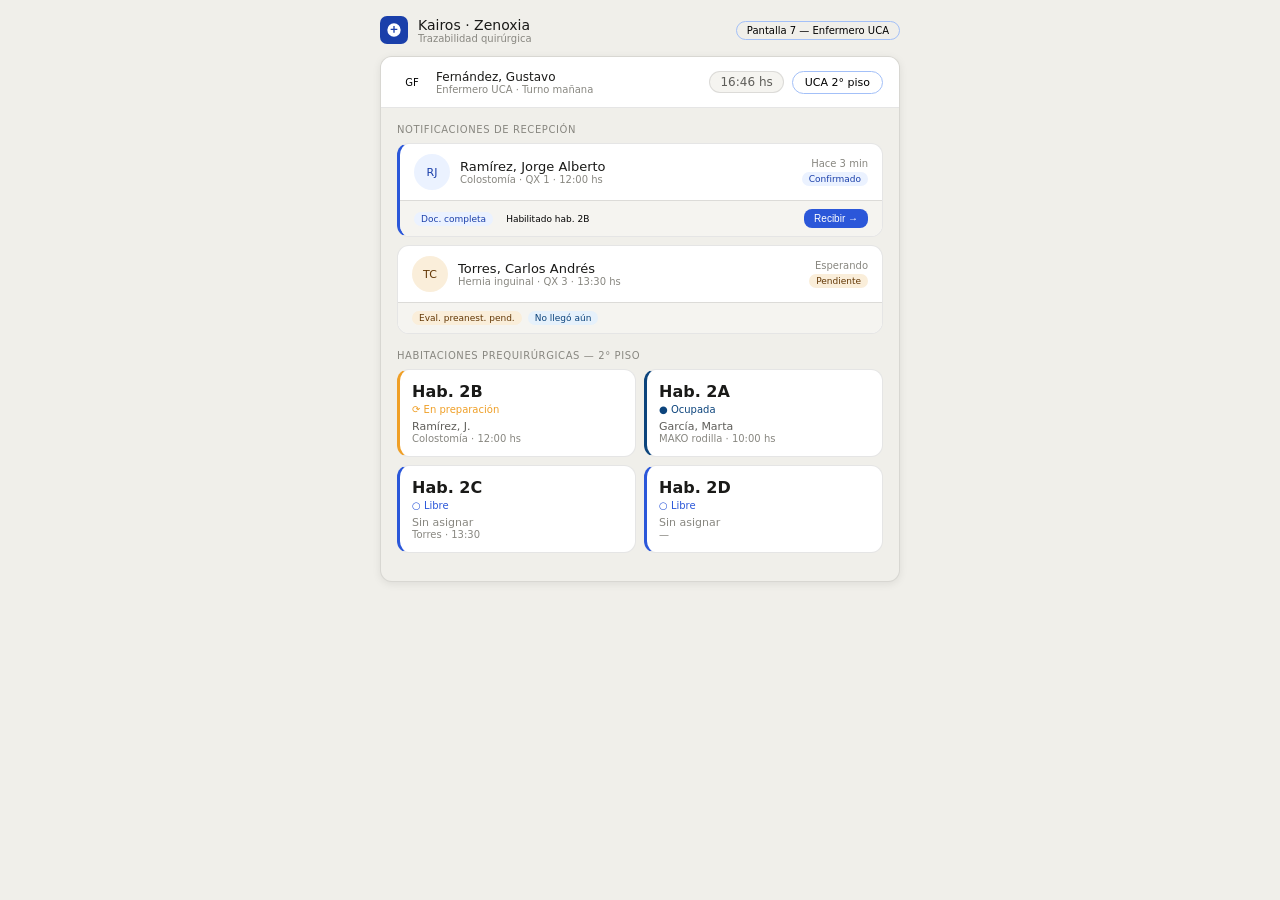
<file: 07_enfermero_uca.html>
<!DOCTYPE html>
<html lang="es">
<head>
<meta charset="UTF-8">
<meta name="viewport" content="width=device-width, initial-scale=1.0">
<title>Enfermero UCA — Kairos · Zenoxia</title>
<style>
:root {

  /* ─────────────────────────────────────────────────────────────
     1. PRIMARIO — Azul royal
     Branding Zenoxia. Kairos y Cordis comparten estos valores.
  ───────────────────────────────────────────────────────────── */
  --p-light: #EBF2FF;   /* fills, fondos de badge, card activa       */
  --p-mid:   #A3C0F8;   /* bordes de badge, separadores              */
  --p:       #2B57D9;   /* botones, íconos primarios, links activos  */
  --p-dark:  #1A3FAA;   /* topbar, logo, nav activo, texto activo    */

  /* ─────────────────────────────────────────────────────────────
     2. NEUTROS — Fondos, texto, bordes
  ───────────────────────────────────────────────────────────── */
  --bg:   #ffffff;              /* cards, modales, panels              */
  --bg2:  #f5f4f0;              /* inputs, fondos de sección, filas    */
  --bg3:  #f0efea;              /* fondo del body                      */
  --txt:  #1a1a18;              /* texto principal                     */
  --txt2: #5f5e5a;              /* texto secundario                    */
  --txt3: #888780;              /* labels, placeholders, tertiary      */
  --brd:  rgba(0,0,0,0.10);    /* borde sutil                         */
  --brd2: rgba(0,0,0,0.18);    /* borde medio — inputs, énfasis       */

  /* ─────────────────────────────────────────────────────────────
     3. SEMÁNTICOS — Estados del sistema
     Uso genérico en toda la plataforma.
     Para estados específicos de dominio, usar secciones 4–9.
  ───────────────────────────────────────────────────────────── */

  --s-ok:     #0F6E56;   /* confirmado, validado, completado          */
  --s-ok-l:   #E1F5EE;   /* fondo badge OK                            */
  --s-ok-m:   #9FE1CB;   /* borde badge OK                            */

  --s-warn:   #633806;   /* pendiente, atención leve                  */
  --s-warn-l: #FAEEDA;   /* fondo badge WARN                          */
  --s-warn-m: #EF9F27;   /* borde / ícono badge WARN                  */

  --s-err:    #791F1F;   /* bloqueante, alergia, crítico              */
  --s-err-l:  #FCEBEB;   /* fondo badge ERR                           */
  --s-err-m:  #E24B4A;   /* borde / ícono badge ERR                   */

  --s-info:   #0C447C;   /* informativo neutro, estado secundario     */
  --s-info-l: #E6F1FB;   /* fondo badge INFO                          */
  --s-info-m: #B5D4F4;   /* borde badge INFO                          */

  /* ─────────────────────────────────────────────────────────────
     4. TRIAGE — Colores por nivel de prioridad clínica
     Solo para Cordis (Guardia). Kairos no usa triage.
     Convención: --tN = texto/ícono · --tN-l = fondo · --tN-brd = borde
  ───────────────────────────────────────────────────────────── */

  --t1:     #C0392B;                    /* N1 Resucitación — Rojo       */
  --t1-l:   rgba(192, 57, 43, 0.10);
  --t1-brd: rgba(192, 57, 43, 0.25);

  --t2:     #D4680A;                    /* N2 Emergencia — Naranja      */
  --t2-l:   rgba(212, 104, 10, 0.10);
  --t2-brd: rgba(212, 104, 10, 0.25);

  --t3:     #A07C00;                    /* N3 Urgencia — Amarillo osc.  */
  --t3-l:   rgba(160, 124, 0, 0.10);
  --t3-brd: rgba(160, 124, 0, 0.25);

  --t4:     #2E7D4F;                    /* N4 Menor — Verde             */
  --t4-l:   rgba(46, 125, 79, 0.10);
  --t4-brd: rgba(46, 125, 79, 0.25);

  --t5:     #1565A8;                    /* N5 No urgente — Azul         */
  --t5-l:   rgba(21, 101, 168, 0.10);
  --t5-brd: rgba(21, 101, 168, 0.25);

  /* ─────────────────────────────────────────────────────────────
     5. ESTADOS DE CAMA — Ciclo hotelero
     Kairos: habitaciones prequirúrgicas y recuperación.
     Cordis: boxes de guardia.
     Convención: base (texto/ícono) · -l (fondo) · -m (borde)
  ───────────────────────────────────────────────────────────── */

  --cama-libre:    #0F6E56;   --cama-libre-l:    #E1F5EE;   --cama-libre-m:    #9FE1CB;
  --cama-ocup:     #1A3FAA;   --cama-ocup-l:     #EBF2FF;   --cama-ocup-m:     #A3C0F8;
  --cama-alta:     #7B3FA0;   --cama-alta-l:     #F3E8FF;   --cama-alta-m:     #C9A0E0;
  --cama-limp:     #B45309;   --cama-limp-l:     #FEF3C7;   --cama-limp-m:     #FCD34D;
  --cama-lista:    #0E7490;   --cama-lista-l:    #E0F7FA;   --cama-lista-m:    #67E8F9;
  --cama-bloq:     #4B4B4B;   --cama-bloq-l:     #F0F0F0;   --cama-bloq-m:     #AAAAAA;

  /* ─────────────────────────────────────────────────────────────
     6. ESTADOS DE EQUIPO — Equipamiento médico
     Cordis Imágenes: estado de TC, RM, sala de rayos, etc.
     Convención: base · -l (fondo) · -m (borde)
  ───────────────────────────────────────────────────────────── */

  --eq-libre:   #0F6E56;   --eq-libre-l:   #E1F5EE;   --eq-libre-m:   #9FE1CB;
  --eq-uso:     #2B57D9;   --eq-uso-l:     #EBF2FF;   --eq-uso-m:     #A3C0F8;
  --eq-limp:    #B45309;   --eq-limp-l:    #FEF3C7;   --eq-limp-m:    #FCD34D;
  --eq-fuera:   #4B4B4B;   --eq-fuera-l:   #F0F0F0;   --eq-fuera-m:   #AAAAAA;

  /* ─────────────────────────────────────────────────────────────
     7. TRASLADOS — Cola dinámica de camilleros
     Kairos y Cordis Camilleros.
     Estados del ciclo de vida de un traslado.
     Convención: base · -l (fondo) · -m (borde)
  ───────────────────────────────────────────────────────────── */

  --tr-pend:    #633806;   --tr-pend-l:    #FAEEDA;   --tr-pend-m:    #EF9F27;
  --tr-asig:    #0C447C;   --tr-asig-l:    #E6F1FB;   --tr-asig-m:    #B5D4F4;
  --tr-curso:   #2B57D9;   --tr-curso-l:   #EBF2FF;   --tr-curso-m:   #A3C0F8;
  --tr-done:    #0F6E56;   --tr-done-l:    #E1F5EE;   --tr-done-m:    #9FE1CB;
  --tr-urg:     #791F1F;   --tr-urg-l:     #FCEBEB;   --tr-urg-m:     #E24B4A;

  /* ─────────────────────────────────────────────────────────────
     8. IDENTIFICACIÓN DE EQUIPAMIENTO — Tipo de camilla / recurso
     Color por tipo de equipo requerido en un traslado.
     Solo valor base (sin -l/-m) — uso decorativo, no semántico.
  ───────────────────────────────────────────────────────────── */

  --equip-silla:    #7B3FA0;   /* silla de ruedas                     */
  --equip-camilla:  #0E7490;   /* camilla estándar o con barandas     */
  --equip-oxigeno:  #B45309;   /* O₂ portátil                         */
  --equip-tc:       #0C447C;   /* traslado a TC                       */
  --equip-rm:       #791F1F;   /* traslado a RM                       */

  /* ─────────────────────────────────────────────────────────────
     8B. CARGA LABORAL — Nivel de carga por operador
     Usado en paneles de coordinación (camilleros, enfermeros).
     Convención: base · -l (fondo badge)
  ───────────────────────────────────────────────────────────── */

  --carga-leve:     #0F6E56;   --carga-leve-l:    #E1F5EE;
  --carga-mod:      #A07C00;   --carga-mod-l:     #FEF9E0;
  --carga-alta:     #D4680A;   --carga-alta-l:    #FEF3C7;
  --carga-limite:   #C0392B;   --carga-limite-l:  #FCEBEB;

  /* ─────────────────────────────────────────────────────────────
     9. WORKLIST — Estados de estudios de imágenes
     Cordis Imágenes: ciclo de vida de un estudio (TC, RM, Rx).
     Convención: base · -l (fondo)
  ───────────────────────────────────────────────────────────── */

  --ws-pending:     #888780;   --ws-pending-l:    #f0efea;
  --ws-executing:   #2B57D9;   --ws-executing-l:  #EBF2FF;
  --ws-approval:    #A07C00;   --ws-approval-l:   #FAEEDA;
  --ws-approved:    #0F6E56;   --ws-approved-l:   #E1F5EE;
  --ws-delivered:   #5f5e5a;   --ws-delivered-l:  #f5f4f0;

  /* ─────────────────────────────────────────────────────────────
     10. IA — Asistencia cognitiva
     Gradiente de degradado para indicar sugerencia de IA.
     Usar en bordes, backgrounds sutiles, no en texto.
     Siempre con indicación visible de que es sugerencia IA,
     nunca como decisión clínica autónoma (RN-04).
  ───────────────────────────────────────────────────────────── */

  --ai-from: #1A3FAA;   /* inicio del gradiente — azul profundo      */
  --ai-to:   #6366F1;   /* fin del gradiente — violeta               */

  /* ─────────────────────────────────────────────────────────────
     11. SLA — Tiempos de respuesta clínicos (minutos)
     Valores numéricos usados como thresholds, no como colores.
     Combinar con tokens de triage para colorear el estado SLA.
  ───────────────────────────────────────────────────────────── */

  --sla-n1:   0;     /* N1 Resucitación — atención inmediata         */
  --sla-n2:   15;    /* N2 Emergencia — ≤15 min                      */
  --sla-n3:   30;    /* N3 Urgencia — ≤30 min                        */
  --sla-n4:   120;   /* N4 Menor — ≤2 hs                             */
  --sla-n5:   240;   /* N5 No urgente — ≤4 hs                        */

  --sla-urg:    #791F1F;   --sla-urg-l:    #FCEBEB;   --sla-urg-m:    #E24B4A;
  --sla-amb:    #0C447C;   --sla-amb-l:    #E6F1FB;   --sla-amb-m:    #B5D4F4;

  /* ─────────────────────────────────────────────────────────────
     12. TIPOGRAFÍA
  ───────────────────────────────────────────────────────────── */

  --font-sans:  system-ui, -apple-system, sans-serif;
  --font-mono:  'Courier New', Courier, monospace;

  --text-2xs:  8px;
  --text-xs:   10px;
  --text-sm:   11px;
  --text-md:   13px;
  --text-lg:   15px;
  --text-xl:   18px;
  --text-2xl:  22px;
  --text-3xl:  28px;

  --fw-normal:   400;
  --fw-medium:   500;
  --fw-semibold: 600;
  --fw-bold:     700;
  --fw-black:    800;

  /* ─────────────────────────────────────────────────────────────
     13. ICONOGRAFÍA — SVG outline, stroke="currentColor"
     Referencia: <svg class="ki ki-md"><use href="#ki-nombre"/></svg>
  ───────────────────────────────────────────────────────────── */

  --icon-xs:  12px;
  --icon-sm:  14px;
  --icon-md:  18px;
  --icon-lg:  22px;
  --icon-xl:  32px;

  --icon-stroke-thin:   1.2px;
  --icon-stroke:        1.4px;
  --icon-stroke-medium: 1.6px;
  --icon-stroke-thick:  2px;

  /* ─────────────────────────────────────────────────────────────
     14. ESPACIADO Y RADIO
  ───────────────────────────────────────────────────────────── */

  --r-xs:   4px;
  --r:      8px;
  --r-lg:   12px;
  --r-xl:   16px;
  --r-full: 999px;

  --gap-xs: 4px;
  --gap-sm: 8px;
  --gap-md: 12px;
  --gap-lg: 16px;
  --gap-xl: 24px;

  --pad-xs: 6px 8px;
  --pad-sm: 8px 12px;
  --pad-md: 12px 16px;
  --pad-lg: 16px 20px;

}
*{box-sizing:border-box;margin:0;padding:0}
body{font-family:-apple-system,BlinkMacSystemFont,'Segoe UI',system-ui,sans-serif;font-size:13px;background:var(--bg3);min-height:100vh;padding:16px;display:flex;flex-direction:column;align-items:center}

.page-meta{width:100%;max-width:520px;display:flex;align-items:center;gap:10px;margin-bottom:12px}
.logo-i{width:28px;height:28px;background:var(--p-dark);border-radius:7px;display:flex;align-items:center;justify-content:center}
.logo-i svg{width:16px;height:16px;fill:#fff}
.pm-title{font-size:14px;font-weight:500;color:var(--txt)}
.pm-sub{font-size:10px;color:var(--txt3)}
.slabel{font-size:10px;background:var(--tl);color:var(--t);padding:3px 10px;border-radius:20px;margin-left:auto;font-weight:500;border:0.5px solid var(--p-mid)}

.shell{width:100%;max-width:520px;background:var(--bg3);border:0.5px solid var(--brd);border-radius:var(--r-lg);overflow:hidden;box-shadow:0 2px 8px rgba(0,0,0,.08)}

/* TOPBAR */
.topbar{background:var(--bg);border-bottom:0.5px solid var(--brd);padding:10px 16px;display:flex;align-items:center;justify-content:space-between}
.tb-left{display:flex;align-items:center;gap:9px}
.tb-av{width:30px;height:30px;border-radius:50%;background:var(--tl);display:flex;align-items:center;justify-content:center;font-size:10px;font-weight:500;color:var(--t)}
.tb-name{font-size:12px;font-weight:500;color:var(--txt)}
.tb-role{font-size:10px;color:var(--txt3)}
.tb-right{display:flex;align-items:center;gap:8px}
.clock{font-size:12px;font-weight:500;color:var(--txt2);background:var(--bg2);padding:3px 10px;border-radius:20px;border:0.5px solid var(--brd)}
.hab-badge{font-size:11px;font-weight:500;background:var(--tl);color:var(--t);padding:4px 12px;border-radius:20px;border:0.5px solid var(--p-mid)}

/* VIEWS */
.view{display:none}
.view.active{display:block;animation:fi .2s ease}
@keyframes fi{from{opacity:0;transform:translateY(3px)}to{opacity:1;transform:translateY(0)}}

/* QUEUE VIEW */
.queue-view{padding:16px}
.section-hdr{font-size:10px;font-weight:500;color:var(--txt3);text-transform:uppercase;letter-spacing:.06em;margin-bottom:8px;margin-top:12px}
.section-hdr:first-child{margin-top:0}

/* NOTIF CARD */
.notif-card{background:var(--bg);border:0.5px solid var(--brd);border-radius:var(--r-lg);overflow:hidden;margin-bottom:8px;cursor:pointer;transition:all .15s}
.notif-card:hover{box-shadow:0 2px 8px rgba(0,0,0,.08)}
.notif-card.urgent{border-left:3px solid var(--p);animation:pulse-border 2s infinite}
@keyframes pulse-border{0%,100%{box-shadow:0 0 0 0 rgba(15,110,86,.2)}50%{box-shadow:0 0 0 4px rgba(15,110,86,.05)}}
.nc-top{padding:10px 14px;display:flex;align-items:center;gap:10px}
.nc-av{width:36px;height:36px;border-radius:50%;display:flex;align-items:center;justify-content:center;font-size:11px;font-weight:500;flex-shrink:0}
.nc-name{font-size:13px;font-weight:500;color:var(--txt)}
.nc-sub{font-size:10px;color:var(--txt3)}
.nc-right{margin-left:auto;display:flex;flex-direction:column;align-items:flex-end;gap:3px}
.nc-time{font-size:10px;color:var(--txt3)}
.nc-bottom{padding:8px 14px;background:var(--bg2);border-top:0.5px solid var(--brd);display:flex;gap:6px;align-items:center}
.nc-tag{font-size:9px;padding:2px 7px;border-radius:8px;font-weight:500}
.t-ok{background:var(--p-light);color:var(--p-dark)}
.t-amber{background:var(--s-warn-l);color:var(--s-warn)}
.t-teal{background:var(--tl);color:var(--t)}
.t-blue{background:var(--s-info-l);color:var(--s-info)}
.nc-action-btn{margin-left:auto;font-size:10px;padding:4px 10px;border-radius:var(--r);border:none;background:var(--p);color:#fff;cursor:pointer;font-weight:500}

/* HABITACIONES */
.hab-grid{display:grid;grid-template-columns:1fr 1fr;gap:8px;margin-bottom:12px}
.hab-card{background:var(--bg);border:0.5px solid var(--brd);border-radius:var(--r-lg);padding:12px;cursor:pointer;transition:all .15s}
.hab-card:hover{border-color:var(--p-mid)}
.hab-card.ocupada{border-left:3px solid var(--s-info)}
.hab-card.libre{border-left:3px solid var(--p)}
.hab-card.prep{border-left:3px solid var(--s-warn-m);animation:pulse-amber 2s infinite}
@keyframes pulse-amber{0%,100%{box-shadow:0 0 0 0 rgba(239,159,39,.2)}50%{box-shadow:0 0 0 4px rgba(239,159,39,.05)}}
.hab-nro{font-size:16px;font-weight:600;color:var(--txt);margin-bottom:3px}
.hab-estado{font-size:10px;font-weight:500;margin-bottom:5px}
.hab-pac{font-size:11px;color:var(--txt2)}
.hab-proc{font-size:10px;color:var(--txt3)}

/* PACIENTE DETAIL */
.pac-view{display:flex;flex-direction:column}
.pac-header{background:var(--bg);border-bottom:0.5px solid var(--brd);padding:12px 16px}
.ph-top{display:flex;align-items:center;gap:10px;margin-bottom:10px}
.ph-av{width:42px;height:42px;border-radius:50%;display:flex;align-items:center;justify-content:center;font-size:13px;font-weight:500;flex-shrink:0}
.ph-name{font-size:15px;font-weight:500;color:var(--txt)}
.ph-sub{font-size:10px;color:var(--txt3);margin-top:2px}
.ph-badges{display:flex;gap:5px;flex-wrap:wrap}
.badge{font-size:10px;padding:3px 9px;border-radius:10px;font-weight:500}
.b-proc{background:var(--s-info-l);color:var(--s-info)}
.b-anest{background:var(--s-warn-l);color:var(--s-warn)}
.b-hab{background:var(--tl);color:var(--t)}

/* CHECKLIST */
.checklist{padding:14px 16px;display:flex;flex-direction:column;gap:0}
.chk-section{margin-bottom:14px}
.chk-title{font-size:10px;font-weight:500;color:var(--txt3);text-transform:uppercase;letter-spacing:.06em;margin-bottom:8px;padding-bottom:6px;border-bottom:0.5px solid var(--brd)}
.chk-item{display:flex;align-items:center;gap:10px;padding:8px 0;border-bottom:0.5px solid var(--brd)}
.chk-item:last-child{border-bottom:none}
.chk-box{width:20px;height:20px;border-radius:5px;border:1.5px solid var(--brd2);background:var(--bg);cursor:pointer;display:flex;align-items:center;justify-content:center;flex-shrink:0;transition:all .15s}
.chk-box.checked{background:var(--p);border-color:var(--p)}
.chk-box.checked::after{content:'✓';font-size:11px;color:#fff;font-weight:600}
.chk-label{font-size:12px;color:var(--txt);flex:1}
.chk-sub{font-size:10px;color:var(--txt3);margin-top:1px}
.chk-badge{font-size:9px;padding:2px 7px;border-radius:8px;font-weight:500;white-space:nowrap}

/* OBSERV */
.obs-area{padding:12px 16px;border-top:0.5px solid var(--brd)}
.obs-label{font-size:10px;font-weight:500;color:var(--txt3);text-transform:uppercase;letter-spacing:.04em;margin-bottom:6px}
.obs-input{width:100%;padding:8px 10px;border-radius:var(--r);border:0.5px solid var(--brd2);background:var(--bg2);font-size:11px;color:var(--txt);font-family:inherit;resize:none;min-height:60px}

/* BOTTOM */
.bottom-bar{background:var(--bg);border-top:0.5px solid var(--brd);padding:10px 16px;display:flex;gap:8px}
.btn-primary{flex:1;padding:11px;font-size:12px;font-weight:500;border-radius:var(--r);border:none;background:var(--p);color:#fff;cursor:pointer;display:flex;align-items:center;justify-content:center;gap:6px;transition:background .15s}
.btn-primary:hover{background:var(--p-dark)}
.btn-primary.done{background:var(--bg2);color:var(--txt2);cursor:default}
.btn-secondary{padding:11px 14px;font-size:12px;border-radius:var(--r);border:0.5px solid var(--brd2);background:transparent;color:var(--txt2);cursor:pointer}

/* ── RESPONSIVE — generado por QA Kairos v0.4 ── */
@media (max-width:600px){
  .shell{border-radius:0;margin:0;box-shadow:none}
  body{padding:0}
  .hab-grid{grid-template-columns:1fr 1fr}
}
</style>
</head>
<body>

<div class="page-meta">
  <div class="logo-i"><svg viewBox="0 0 24 24"><path d="M12 2a10 10 0 100 20A10 10 0 0012 2zm1 14h-2v-4H7v-2h4V6h2v4h4v2h-4v4z"/></svg></div>
  <div><div class="pm-title">Kairos · Zenoxia</div><div class="pm-sub">Trazabilidad quirúrgica</div></div>
  <div class="slabel">Pantalla 7 — Enfermero UCA</div>
</div>

<div class="shell">

  <!-- TOPBAR -->
  <div class="topbar">
    <div class="tb-left">
      <div class="tb-av">GF</div>
      <div><div class="tb-name">Fernández, Gustavo</div><div class="tb-role">Enfermero UCA · Turno mañana</div></div>
    </div>
    <div class="tb-right">
      <div class="clock" id="clock-disp">10:47 hs</div>
      <div class="hab-badge">UCA 2° piso</div>
    </div>
  </div>

  <!-- ═══ VISTA 1: COLA DE PACIENTES ═══ -->
  <div class="view active" id="view-queue">
    <div class="queue-view">

      <div class="section-hdr">Notificaciones de recepción</div>

      <!-- Paciente notificado — urgente -->
      <div class="notif-card urgent" onclick="openPaciente()">
        <div class="nc-top">
          <div class="nc-av" style="background:var(--p-light);color:var(--p-dark)">RJ</div>
          <div>
            <div class="nc-name">Ramírez, Jorge Alberto</div>
            <div class="nc-sub">Colostomía · QX 1 · 12:00 hs</div>
          </div>
          <div class="nc-right">
            <div class="nc-time">Hace 3 min</div>
            <span style="font-size:9px;padding:2px 7px;border-radius:8px;background:var(--p-light);color:var(--p-dark);font-weight:500">Confirmado</span>
          </div>
        </div>
        <div class="nc-bottom">
          <span class="nc-tag t-ok">Doc. completa</span>
          <span class="nc-tag t-teal">Habilitado hab. 2B</span>
          <button class="nc-action-btn" onclick="event.stopPropagation();openPaciente()">Recibir →</button>
        </div>
      </div>

      <!-- Paciente en espera -->
      <div class="notif-card">
        <div class="nc-top">
          <div class="nc-av" style="background:var(--s-warn-l);color:var(--s-warn)">TC</div>
          <div>
            <div class="nc-name">Torres, Carlos Andrés</div>
            <div class="nc-sub">Hernia inguinal · QX 3 · 13:30 hs</div>
          </div>
          <div class="nc-right">
            <div class="nc-time">Esperando</div>
            <span style="font-size:9px;padding:2px 7px;border-radius:8px;background:var(--s-warn-l);color:var(--s-warn);font-weight:500">Pendiente</span>
          </div>
        </div>
        <div class="nc-bottom">
          <span class="nc-tag t-amber">Eval. preanest. pend.</span>
          <span class="nc-tag t-blue">No llegó aún</span>
        </div>
      </div>

      <div class="section-hdr" style="margin-top:16px">Habitaciones prequirúrgicas — 2° piso</div>

      <div class="hab-grid">
        <div class="hab-card prep" onclick="openPaciente()">
          <div class="hab-nro">Hab. 2B</div>
          <div class="hab-estado" style="color:var(--s-warn-m)">⟳ En preparación</div>
          <div class="hab-pac">Ramírez, J.</div>
          <div class="hab-proc">Colostomía · 12:00 hs</div>
        </div>
        <div class="hab-card ocupada">
          <div class="hab-nro">Hab. 2A</div>
          <div class="hab-estado" style="color:var(--s-info)">● Ocupada</div>
          <div class="hab-pac">García, Marta</div>
          <div class="hab-proc">MAKO rodilla · 10:00 hs</div>
        </div>
        <div class="hab-card libre">
          <div class="hab-nro">Hab. 2C</div>
          <div class="hab-estado" style="color:var(--p)">○ Libre</div>
          <div class="hab-pac" style="color:var(--txt3)">Sin asignar</div>
          <div class="hab-proc" style="color:var(--txt3)">Torres · 13:30</div>
        </div>
        <div class="hab-card libre">
          <div class="hab-nro">Hab. 2D</div>
          <div class="hab-estado" style="color:var(--p)">○ Libre</div>
          <div class="hab-pac" style="color:var(--txt3)">Sin asignar</div>
          <div class="hab-proc" style="color:var(--txt3)">—</div>
        </div>
      </div>

    </div>
  </div>

  <!-- ═══ VISTA 2: ATENCIÓN PACIENTE ═══ -->
  <div class="view" id="view-pac">
    <div class="pac-view">

      <!-- HEADER -->
      <div class="pac-header">
        <div class="ph-top">
          <div class="ph-av" style="background:var(--p-light);color:var(--p-dark)">RJ</div>
          <div style="flex:1">
            <div class="ph-name">Ramírez, Jorge Alberto</div>
            <div class="ph-sub">HC 00031284 · DNI 25.781.320 · 54 años</div>
          </div>
          <button onclick="backToQueue()" style="font-size:10px;padding:4px 10px;border-radius:8px;border:0.5px solid var(--brd2);background:transparent;color:var(--txt2);cursor:pointer">← Volver</button>
        </div>
        <div class="ph-badges">
          <span class="badge b-proc">Colostomía · QX 1</span>
          <span class="badge b-anest">Anestesia general</span>
          <span class="badge b-hab">Hab. 2B asignada</span>
        </div>
      </div>

      <!-- CHECKLIST INGRESO A HABITACIÓN -->
      <div class="checklist">

        <div class="chk-section">
          <div class="chk-title">Verificación de documentación (recibido de recepción)</div>

          <div class="chk-item">
            <div class="chk-box checked" onclick="toggleChk(this)"></div>
            <div style="flex:1">
              <div class="chk-label">Documentación completa confirmada</div>
              <div class="chk-sub">Validada por Recepcionista Rodríguez · 10:44 hs</div>
            </div>
            <span class="chk-badge" style="background:var(--p-light);color:var(--p-dark)">Digital ✓</span>
          </div>

          <div class="chk-item">
            <div class="chk-box" onclick="toggleChk(this)"></div>
            <div style="flex:1">
              <div class="chk-label">Pulsera de identificación colocada</div>
              <div class="chk-sub">Verificar nombre, HC y alergias</div>
            </div>
          </div>

          <div class="chk-item">
            <div class="chk-box" onclick="toggleChk(this)"></div>
            <div style="flex:1">
              <div class="chk-label">Consentimiento informado firmado</div>
              <div class="chk-sub">Original en HIS · verificar</div>
            </div>
          </div>

        </div>

        <div class="chk-section">
          <div class="chk-title">Preparación en habitación prequirúrgica 2B</div>

          <div class="chk-item">
            <div class="chk-box" onclick="toggleChk(this)"></div>
            <div style="flex:1">
              <div class="chk-label">Paciente vestido con bata quirúrgica</div>
              <div class="chk-sub">Retirar ropa, alhajas y prótesis removibles</div>
            </div>
          </div>

          <div class="chk-item">
            <div class="chk-box" onclick="toggleChk(this)"></div>
            <div style="flex:1">
              <div class="chk-label">Signos vitales registrados</div>
              <div class="chk-sub">TA, FC, saturación O₂, temperatura</div>
            </div>
          </div>

          <div class="chk-item">
            <div class="chk-box" onclick="toggleChk(this)"></div>
            <div style="flex:1">
              <div class="chk-label">Ayuno verificado</div>
              <div class="chk-sub">Mínimo 8 hs sólidos · 4 hs líquidos</div>
            </div>
            <span class="chk-badge" style="background:var(--p-light);color:var(--p-dark)">Confirmado digital</span>
          </div>

          <div class="chk-item">
            <div class="chk-box" onclick="toggleChk(this)"></div>
            <div style="flex:1">
              <div class="chk-label">Vía periférica colocada</div>
              <div class="chk-sub">Antebrazo izquierdo · 18G</div>
            </div>
          </div>

          <div class="chk-item">
            <div class="chk-box" onclick="toggleChk(this)"></div>
            <div style="flex:1">
              <div class="chk-label">Premedicación administrada (si indicada)</div>
              <div class="chk-sub">Verificar indicación de anestesiología</div>
            </div>
          </div>

        </div>

        <div class="chk-section">
          <div class="chk-title">Confirmación de datos clínicos</div>

          <div class="chk-item">
            <div class="chk-box" onclick="toggleChk(this)"></div>
            <div style="flex:1">
              <div class="chk-label">Alergias confirmadas verbalmente con el paciente</div>
              <div class="chk-sub">Registrado: ninguna conocida</div>
            </div>
          </div>

          <div class="chk-item">
            <div class="chk-box" onclick="toggleChk(this)"></div>
            <div style="flex:1">
              <div class="chk-label">Medicación habitual verificada y suspendida si indicado</div>
              <div class="chk-sub">Consultar indicación médica</div>
            </div>
          </div>

          <div class="chk-item">
            <div class="chk-box" onclick="toggleChk(this)"></div>
            <div style="flex:1">
              <div class="chk-label">Paciente informado del proceso a seguir</div>
              <div class="chk-sub">Breve explicación · ansiedad: 3/5 reportada</div>
            </div>
            <span class="chk-badge" style="background:var(--s-warn-l);color:var(--s-warn)">Ansioso moderado</span>
          </div>

        </div>

      </div>

      <!-- OBSERVACIONES -->
      <div class="obs-area">
        <div class="obs-label">Observaciones de enfermería</div>
        <textarea class="obs-input" placeholder="Ej: Paciente refiere dolor leve en rodilla derecha previo al procedimiento. TA: 120/80 mmHg. Vía periférica permeable en ABD izquierdo."></textarea>
      </div>

      <!-- BOTTOM BAR -->
      <div class="bottom-bar">
        <button class="btn-secondary" onclick="backToQueue()">← Cola</button>
        <button class="btn-primary" id="btn-listo" onclick="confirmarListo()">
          <svg width="14" height="14" viewBox="0 0 24 24" fill="none" stroke="#fff" stroke-width="2.5"><polyline points="20 6 9 17 4 12"/></svg>
          Paciente listo · Notificar camillero
        </button>
      </div>

    </div>
  </div>

</div>

<script>
(function tick(){
  const d=new Date();
  document.getElementById('clock-disp').textContent=d.getHours().toString().padStart(2,'0')+':'+d.getMinutes().toString().padStart(2,'0')+' hs';
  setTimeout(tick,10000);
})();

function openPaciente(){
  document.getElementById('view-queue').classList.remove('active');
  document.getElementById('view-pac').classList.add('active');
}
function backToQueue(){
  document.getElementById('view-pac').classList.remove('active');
  document.getElementById('view-queue').classList.add('active');
}
function toggleChk(el){
  el.classList.toggle('checked');
}
function confirmarListo(){
  const btn=document.getElementById('btn-listo');
  btn.innerHTML='<svg width="14" height="14" viewBox="0 0 24 24" fill="none" stroke="var(--txt2)" stroke-width="2.5"><polyline points="20 6 9 17 4 12"/></svg> Listo — Camillero notificado';
  btn.className='btn-primary done';
}
</script>
</body>
</html>
</file>
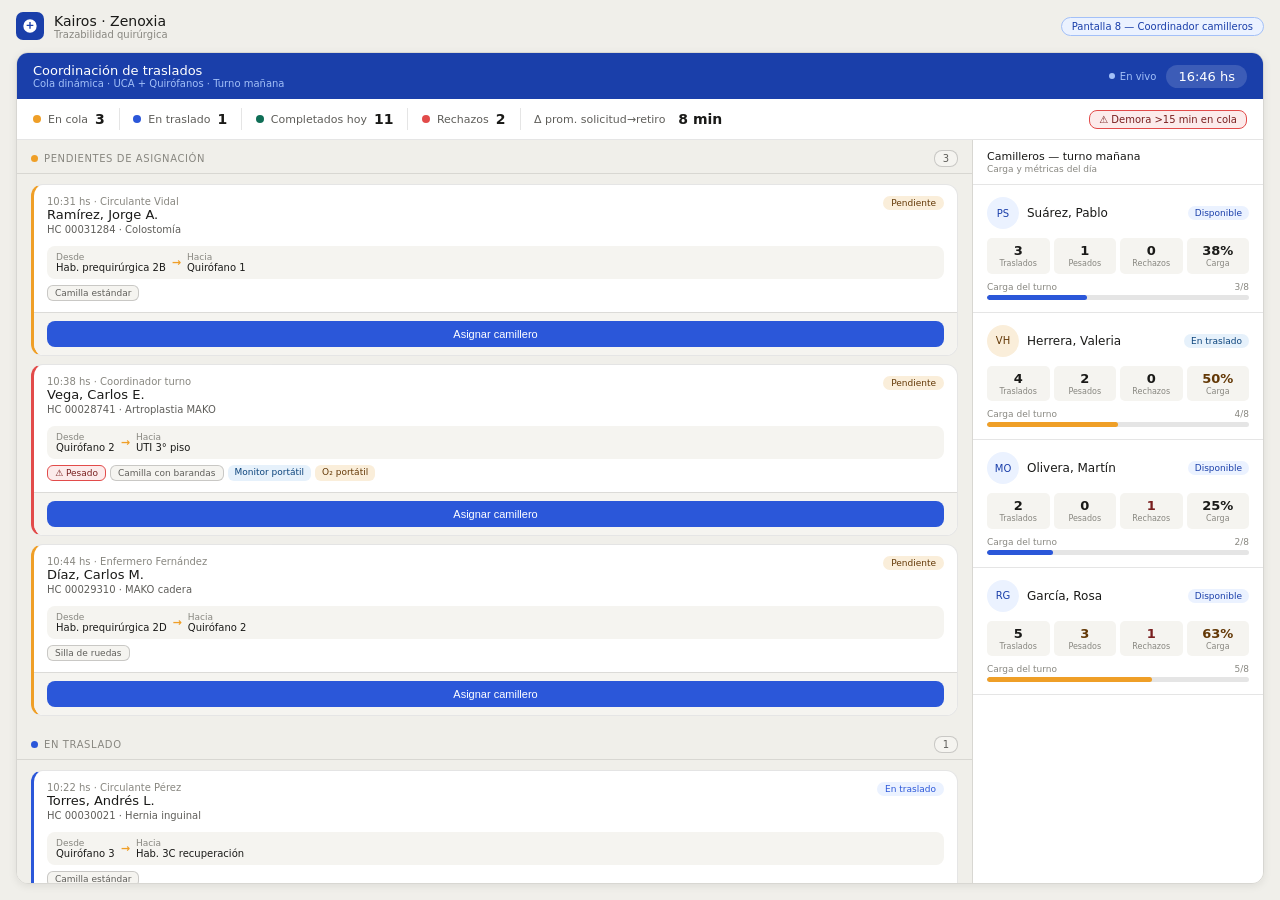
<file: 08_tablero_camilleros.html>
<!DOCTYPE html>
<html lang="es">
<head>
<meta charset="UTF-8">
<meta name="viewport" content="width=device-width, initial-scale=1.0">
<title>Coordinador Camilleros — Kairos · Zenoxia</title>
<style>
:root {

  /* ─────────────────────────────────────────────────────────────
     1. PRIMARIO — Azul royal
     Branding Zenoxia. Kairos y Cordis comparten estos valores.
  ───────────────────────────────────────────────────────────── */
  --p-light: #EBF2FF;   /* fills, fondos de badge, card activa       */
  --p-mid:   #A3C0F8;   /* bordes de badge, separadores              */
  --p:       #2B57D9;   /* botones, íconos primarios, links activos  */
  --p-dark:  #1A3FAA;   /* topbar, logo, nav activo, texto activo    */

  /* ─────────────────────────────────────────────────────────────
     2. NEUTROS — Fondos, texto, bordes
  ───────────────────────────────────────────────────────────── */
  --bg:   #ffffff;              /* cards, modales, panels              */
  --bg2:  #f5f4f0;              /* inputs, fondos de sección, filas    */
  --bg3:  #f0efea;              /* fondo del body                      */
  --txt:  #1a1a18;              /* texto principal                     */
  --txt2: #5f5e5a;              /* texto secundario                    */
  --txt3: #888780;              /* labels, placeholders, tertiary      */
  --brd:  rgba(0,0,0,0.10);    /* borde sutil                         */
  --brd2: rgba(0,0,0,0.18);    /* borde medio — inputs, énfasis       */

  /* ─────────────────────────────────────────────────────────────
     3. SEMÁNTICOS — Estados del sistema
     Uso genérico en toda la plataforma.
     Para estados específicos de dominio, usar secciones 4–9.
  ───────────────────────────────────────────────────────────── */

  --s-ok:     #0F6E56;   /* confirmado, validado, completado          */
  --s-ok-l:   #E1F5EE;   /* fondo badge OK                            */
  --s-ok-m:   #9FE1CB;   /* borde badge OK                            */

  --s-warn:   #633806;   /* pendiente, atención leve                  */
  --s-warn-l: #FAEEDA;   /* fondo badge WARN                          */
  --s-warn-m: #EF9F27;   /* borde / ícono badge WARN                  */

  --s-err:    #791F1F;   /* bloqueante, alergia, crítico              */
  --s-err-l:  #FCEBEB;   /* fondo badge ERR                           */
  --s-err-m:  #E24B4A;   /* borde / ícono badge ERR                   */

  --s-info:   #0C447C;   /* informativo neutro, estado secundario     */
  --s-info-l: #E6F1FB;   /* fondo badge INFO                          */
  --s-info-m: #B5D4F4;   /* borde badge INFO                          */

  /* ─────────────────────────────────────────────────────────────
     4. TRIAGE — Colores por nivel de prioridad clínica
     Solo para Cordis (Guardia). Kairos no usa triage.
     Convención: --tN = texto/ícono · --tN-l = fondo · --tN-brd = borde
  ───────────────────────────────────────────────────────────── */

  --t1:     #C0392B;                    /* N1 Resucitación — Rojo       */
  --t1-l:   rgba(192, 57, 43, 0.10);
  --t1-brd: rgba(192, 57, 43, 0.25);

  --t2:     #D4680A;                    /* N2 Emergencia — Naranja      */
  --t2-l:   rgba(212, 104, 10, 0.10);
  --t2-brd: rgba(212, 104, 10, 0.25);

  --t3:     #A07C00;                    /* N3 Urgencia — Amarillo osc.  */
  --t3-l:   rgba(160, 124, 0, 0.10);
  --t3-brd: rgba(160, 124, 0, 0.25);

  --t4:     #2E7D4F;                    /* N4 Menor — Verde             */
  --t4-l:   rgba(46, 125, 79, 0.10);
  --t4-brd: rgba(46, 125, 79, 0.25);

  --t5:     #1565A8;                    /* N5 No urgente — Azul         */
  --t5-l:   rgba(21, 101, 168, 0.10);
  --t5-brd: rgba(21, 101, 168, 0.25);

  /* ─────────────────────────────────────────────────────────────
     5. ESTADOS DE CAMA — Ciclo hotelero
     Kairos: habitaciones prequirúrgicas y recuperación.
     Cordis: boxes de guardia.
     Convención: base (texto/ícono) · -l (fondo) · -m (borde)
  ───────────────────────────────────────────────────────────── */

  --cama-libre:    #0F6E56;   --cama-libre-l:    #E1F5EE;   --cama-libre-m:    #9FE1CB;
  --cama-ocup:     #1A3FAA;   --cama-ocup-l:     #EBF2FF;   --cama-ocup-m:     #A3C0F8;
  --cama-alta:     #7B3FA0;   --cama-alta-l:     #F3E8FF;   --cama-alta-m:     #C9A0E0;
  --cama-limp:     #B45309;   --cama-limp-l:     #FEF3C7;   --cama-limp-m:     #FCD34D;
  --cama-lista:    #0E7490;   --cama-lista-l:    #E0F7FA;   --cama-lista-m:    #67E8F9;
  --cama-bloq:     #4B4B4B;   --cama-bloq-l:     #F0F0F0;   --cama-bloq-m:     #AAAAAA;

  /* ─────────────────────────────────────────────────────────────
     6. ESTADOS DE EQUIPO — Equipamiento médico
     Cordis Imágenes: estado de TC, RM, sala de rayos, etc.
     Convención: base · -l (fondo) · -m (borde)
  ───────────────────────────────────────────────────────────── */

  --eq-libre:   #0F6E56;   --eq-libre-l:   #E1F5EE;   --eq-libre-m:   #9FE1CB;
  --eq-uso:     #2B57D9;   --eq-uso-l:     #EBF2FF;   --eq-uso-m:     #A3C0F8;
  --eq-limp:    #B45309;   --eq-limp-l:    #FEF3C7;   --eq-limp-m:    #FCD34D;
  --eq-fuera:   #4B4B4B;   --eq-fuera-l:   #F0F0F0;   --eq-fuera-m:   #AAAAAA;

  /* ─────────────────────────────────────────────────────────────
     7. TRASLADOS — Cola dinámica de camilleros
     Kairos y Cordis Camilleros.
     Estados del ciclo de vida de un traslado.
     Convención: base · -l (fondo) · -m (borde)
  ───────────────────────────────────────────────────────────── */

  --tr-pend:    #633806;   --tr-pend-l:    #FAEEDA;   --tr-pend-m:    #EF9F27;
  --tr-asig:    #0C447C;   --tr-asig-l:    #E6F1FB;   --tr-asig-m:    #B5D4F4;
  --tr-curso:   #2B57D9;   --tr-curso-l:   #EBF2FF;   --tr-curso-m:   #A3C0F8;
  --tr-done:    #0F6E56;   --tr-done-l:    #E1F5EE;   --tr-done-m:    #9FE1CB;
  --tr-urg:     #791F1F;   --tr-urg-l:     #FCEBEB;   --tr-urg-m:     #E24B4A;

  /* ─────────────────────────────────────────────────────────────
     8. IDENTIFICACIÓN DE EQUIPAMIENTO — Tipo de camilla / recurso
     Color por tipo de equipo requerido en un traslado.
     Solo valor base (sin -l/-m) — uso decorativo, no semántico.
  ───────────────────────────────────────────────────────────── */

  --equip-silla:    #7B3FA0;   /* silla de ruedas                     */
  --equip-camilla:  #0E7490;   /* camilla estándar o con barandas     */
  --equip-oxigeno:  #B45309;   /* O₂ portátil                         */
  --equip-tc:       #0C447C;   /* traslado a TC                       */
  --equip-rm:       #791F1F;   /* traslado a RM                       */

  /* ─────────────────────────────────────────────────────────────
     8B. CARGA LABORAL — Nivel de carga por operador
     Usado en paneles de coordinación (camilleros, enfermeros).
     Convención: base · -l (fondo badge)
  ───────────────────────────────────────────────────────────── */

  --carga-leve:     #0F6E56;   --carga-leve-l:    #E1F5EE;
  --carga-mod:      #A07C00;   --carga-mod-l:     #FEF9E0;
  --carga-alta:     #D4680A;   --carga-alta-l:    #FEF3C7;
  --carga-limite:   #C0392B;   --carga-limite-l:  #FCEBEB;

  /* ─────────────────────────────────────────────────────────────
     9. WORKLIST — Estados de estudios de imágenes
     Cordis Imágenes: ciclo de vida de un estudio (TC, RM, Rx).
     Convención: base · -l (fondo)
  ───────────────────────────────────────────────────────────── */

  --ws-pending:     #888780;   --ws-pending-l:    #f0efea;
  --ws-executing:   #2B57D9;   --ws-executing-l:  #EBF2FF;
  --ws-approval:    #A07C00;   --ws-approval-l:   #FAEEDA;
  --ws-approved:    #0F6E56;   --ws-approved-l:   #E1F5EE;
  --ws-delivered:   #5f5e5a;   --ws-delivered-l:  #f5f4f0;

  /* ─────────────────────────────────────────────────────────────
     10. IA — Asistencia cognitiva
     Gradiente de degradado para indicar sugerencia de IA.
     Usar en bordes, backgrounds sutiles, no en texto.
     Siempre con indicación visible de que es sugerencia IA,
     nunca como decisión clínica autónoma (RN-04).
  ───────────────────────────────────────────────────────────── */

  --ai-from: #1A3FAA;   /* inicio del gradiente — azul profundo      */
  --ai-to:   #6366F1;   /* fin del gradiente — violeta               */

  /* ─────────────────────────────────────────────────────────────
     11. SLA — Tiempos de respuesta clínicos (minutos)
     Valores numéricos usados como thresholds, no como colores.
     Combinar con tokens de triage para colorear el estado SLA.
  ───────────────────────────────────────────────────────────── */

  --sla-n1:   0;     /* N1 Resucitación — atención inmediata         */
  --sla-n2:   15;    /* N2 Emergencia — ≤15 min                      */
  --sla-n3:   30;    /* N3 Urgencia — ≤30 min                        */
  --sla-n4:   120;   /* N4 Menor — ≤2 hs                             */
  --sla-n5:   240;   /* N5 No urgente — ≤4 hs                        */

  --sla-urg:    #791F1F;   --sla-urg-l:    #FCEBEB;   --sla-urg-m:    #E24B4A;
  --sla-amb:    #0C447C;   --sla-amb-l:    #E6F1FB;   --sla-amb-m:    #B5D4F4;

  /* ─────────────────────────────────────────────────────────────
     12. TIPOGRAFÍA
  ───────────────────────────────────────────────────────────── */

  --font-sans:  system-ui, -apple-system, sans-serif;
  --font-mono:  'Courier New', Courier, monospace;

  --text-2xs:  8px;
  --text-xs:   10px;
  --text-sm:   11px;
  --text-md:   13px;
  --text-lg:   15px;
  --text-xl:   18px;
  --text-2xl:  22px;
  --text-3xl:  28px;

  --fw-normal:   400;
  --fw-medium:   500;
  --fw-semibold: 600;
  --fw-bold:     700;
  --fw-black:    800;

  /* ─────────────────────────────────────────────────────────────
     13. ICONOGRAFÍA — SVG outline, stroke="currentColor"
     Referencia: <svg class="ki ki-md"><use href="#ki-nombre"/></svg>
  ───────────────────────────────────────────────────────────── */

  --icon-xs:  12px;
  --icon-sm:  14px;
  --icon-md:  18px;
  --icon-lg:  22px;
  --icon-xl:  32px;

  --icon-stroke-thin:   1.2px;
  --icon-stroke:        1.4px;
  --icon-stroke-medium: 1.6px;
  --icon-stroke-thick:  2px;

  /* ─────────────────────────────────────────────────────────────
     14. ESPACIADO Y RADIO
  ───────────────────────────────────────────────────────────── */

  --r-xs:   4px;
  --r:      8px;
  --r-lg:   12px;
  --r-xl:   16px;
  --r-full: 999px;

  --gap-xs: 4px;
  --gap-sm: 8px;
  --gap-md: 12px;
  --gap-lg: 16px;
  --gap-xl: 24px;

  --pad-xs: 6px 8px;
  --pad-sm: 8px 12px;
  --pad-md: 12px 16px;
  --pad-lg: 16px 20px;

}
*{box-sizing:border-box;margin:0;padding:0}
body{font-family:-apple-system,BlinkMacSystemFont,'Segoe UI',system-ui,sans-serif;font-size:13px;background:var(--bg3);height:100vh;display:flex;flex-direction:column}

.page-meta{display:flex;align-items:center;gap:10px;padding:12px 16px 0;flex-shrink:0}
.logo-i{width:28px;height:28px;background:var(--p-dark);border-radius:7px;display:flex;align-items:center;justify-content:center;flex-shrink:0}
.logo-i svg{width:16px;height:16px;fill:#fff}
.pm-title{font-size:14px;font-weight:500;color:var(--txt)}
.pm-sub{font-size:10px;color:var(--txt3)}
.slabel{font-size:10px;background:var(--p-light);color:var(--p-dark);padding:3px 10px;border-radius:20px;margin-left:auto;font-weight:500;border:0.5px solid var(--p-mid)}

.shell{margin:12px 16px 16px;border:0.5px solid var(--brd);border-radius:var(--r-lg);overflow:hidden;box-shadow:0 2px 8px rgba(0,0,0,.08);display:flex;flex-direction:column;flex:1;min-height:0}

.topbar{background:var(--p-dark);padding:10px 16px;display:flex;align-items:center;justify-content:space-between;flex-shrink:0}
.tb-title{font-size:13px;font-weight:500;color:#fff}
.tb-sub{font-size:10px;color:var(--p-mid)}
.tb-right{display:flex;align-items:center;gap:10px}
.tb-clock{font-size:13px;font-weight:500;color:#fff;background:rgba(255,255,255,.15);padding:4px 12px;border-radius:20px}
.tb-live{display:flex;align-items:center;gap:5px;font-size:10px;color:var(--p-mid)}
.live-dot{width:6px;height:6px;border-radius:50%;background:var(--p-mid);animation:blink 1.8s infinite}
@keyframes blink{0%,100%{opacity:1}50%{opacity:.3}}

.stats-bar{background:var(--bg);border-bottom:0.5px solid var(--brd);padding:9px 16px;display:flex;align-items:center;gap:0;flex-shrink:0}
.stat-item{display:flex;align-items:center;gap:7px;padding:0 14px}
.stat-item:first-child{padding-left:0}
.stat-dot{width:8px;height:8px;border-radius:50%;flex-shrink:0}
.stat-label{font-size:11px;color:var(--txt2)}
.stat-val{font-size:14px;font-weight:600;color:var(--txt)}
.stats-sep{width:0.5px;height:22px;background:var(--brd)}
.alert-badge{font-size:10px;font-weight:500;background:var(--s-err-l);color:var(--s-err);padding:3px 9px;border-radius:8px;border:0.5px solid var(--s-err-m);margin-left:auto}

.main-layout{display:grid;grid-template-columns:1fr 290px;flex:1;overflow:hidden;min-height:0}

/* ── COLA ─────────────────────────────── */
.cola-panel{overflow-y:auto;border-right:0.5px solid var(--brd);background:var(--bg3)}
.section-hdr{padding:10px 14px 6px;position:sticky;top:0;background:var(--bg3);z-index:2;border-bottom:0.5px solid var(--brd)}
.section-hdr-inner{display:flex;align-items:center;justify-content:space-between}
.sh-title{font-size:10px;font-weight:500;color:var(--txt3);text-transform:uppercase;letter-spacing:.06em;display:flex;align-items:center;gap:6px}
.sh-dot{width:7px;height:7px;border-radius:50%;display:inline-block}
.sh-count{font-size:10px;padding:2px 8px;border-radius:8px;background:var(--bg2);color:var(--txt2);font-weight:500;border:0.5px solid var(--brd2)}
.cola-items{padding:10px 14px;display:flex;flex-direction:column;gap:8px}

/* SOL CARD */
.sol-card{background:var(--bg);border:0.5px solid var(--brd);border-radius:var(--r-lg);overflow:hidden;transition:box-shadow .15s}
.sol-card:hover{box-shadow:0 2px 8px rgba(0,0,0,.09)}
.sol-card.urgente{border-left:3px solid var(--tr-urg-m)}
.sol-card.normal{border-left:3px solid var(--tr-pend-m)}
.sol-card.asignada{border-left:3px solid var(--tr-curso)}
.sol-card.completada{border-left:3px solid var(--s-ok);opacity:.75}
.sol-card.rechazada{border-left:3px solid var(--tr-urg)}

.sc-body{padding:11px 13px}
.sc-row1{display:flex;align-items:flex-start;justify-content:space-between;margin-bottom:5px}
.sc-hora{font-size:10px;color:var(--txt3);font-weight:500}
.sc-pac{font-size:13px;font-weight:500;color:var(--txt);margin-bottom:2px}
.sc-proc{font-size:10px;color:var(--txt2);margin-bottom:6px}
.sc-ruta{display:flex;align-items:center;gap:6px;font-size:11px;color:var(--txt2);background:var(--bg2);border-radius:var(--r);padding:6px 9px;margin-bottom:6px}
.sc-ruta-arrow{color:var(--s-warn-m);font-weight:700;flex-shrink:0}
.sc-ruta-lugar{font-size:10px;font-weight:500;color:var(--txt)}
.sc-ruta-lbl{font-size:9px;color:var(--txt3)}
.sc-tags{display:flex;gap:4px;flex-wrap:wrap}
.sc-tag{font-size:9px;padding:2px 7px;border-radius:6px;font-weight:500}
.tag-pesado{background:var(--s-err-l);color:var(--s-err);border:0.5px solid var(--s-err-m)}
.tag-ox{background:var(--s-warn-l);color:var(--s-warn)}
.tag-monitor{background:var(--s-info-l);color:var(--s-info)}
.tag-std{background:var(--bg2);color:var(--txt2);border:0.5px solid var(--brd2)}
.sc-solicita{font-size:9px;color:var(--txt3);margin-top:5px}

.sc-status{font-size:9px;padding:2px 8px;border-radius:8px;font-weight:500;white-space:nowrap}
.st-p{background:var(--tr-pend-l);color:var(--tr-pend)}
.st-a{background:var(--tr-curso-l);color:var(--tr-curso)}
.st-c{background:var(--tr-done-l);color:var(--tr-done)}
.st-r{background:var(--tr-urg-l);color:var(--tr-urg)}

.delta-row{display:flex;align-items:center;gap:6px;padding:6px 13px;background:var(--tr-urg-l);border-top:0.5px solid var(--tr-urg-m);font-size:10px;color:var(--tr-urg);font-weight:500}

.sc-foot{padding:8px 13px;border-top:0.5px solid var(--brd);background:var(--bg2);display:flex;gap:6px;align-items:center}
.btn-asig{flex:1;padding:7px;font-size:11px;font-weight:500;border-radius:var(--r);border:none;background:var(--p);color:#fff;cursor:pointer}
.btn-asig:hover{background:var(--p-dark)}
.btn-reasig{padding:7px 10px;font-size:11px;border-radius:var(--r);border:0.5px solid var(--brd2);background:transparent;color:var(--txt2);cursor:pointer}
.asig-info{display:flex;align-items:center;gap:5px;font-size:10px;color:var(--p-dark);flex:1}
.asig-av{width:18px;height:18px;border-radius:50%;background:var(--p-light);color:var(--p-dark);font-size:8px;font-weight:600;display:flex;align-items:center;justify-content:center;flex-shrink:0}

/* ── SIDEBAR ─────────────────────────── */
.sidebar{overflow-y:auto;background:var(--bg);display:flex;flex-direction:column}
.sb-hdr{padding:10px 14px;border-bottom:0.5px solid var(--brd);position:sticky;top:0;background:var(--bg);z-index:2;flex-shrink:0}
.sb-title{font-size:11px;font-weight:500;color:var(--txt)}
.sb-sub{font-size:9px;color:var(--txt3);margin-top:1px}

.cam-row{padding:12px 14px;border-bottom:0.5px solid var(--brd);cursor:default}
.cr-head{display:flex;align-items:center;gap:8px;margin-bottom:9px}
.cr-av{width:32px;height:32px;border-radius:50%;display:flex;align-items:center;justify-content:center;font-size:10px;font-weight:500;flex-shrink:0}
.av-l{background:var(--p-light);color:var(--p-dark)}
.av-t{background:var(--s-warn-l);color:var(--s-warn)}
.cr-name{font-size:12px;font-weight:500;color:var(--txt);flex:1}
.cr-badge{font-size:9px;padding:2px 7px;border-radius:8px;font-weight:500}
.cb-l{background:var(--p-light);color:var(--p-dark)}
.cb-t{background:var(--tr-asig-l);color:var(--tr-asig)}

.cr-stats{display:grid;grid-template-columns:repeat(4,1fr);gap:4px;margin-bottom:8px}
.cr-stat{background:var(--bg2);border-radius:5px;padding:5px 4px;text-align:center}
.cr-stat-val{font-size:13px;font-weight:600;color:var(--txt)}
.cr-stat-lbl{font-size:8px;color:var(--txt3);margin-top:1px;line-height:1.2}
.cr-stat.w .cr-stat-val{color:var(--s-warn)}
.cr-stat.e .cr-stat-val{color:var(--s-err)}

.cr-bar-wrap{display:flex;align-items:center;justify-content:space-between;font-size:9px;color:var(--txt3);margin-bottom:3px}
.cr-bar{height:5px;background:var(--brd);border-radius:3px;overflow:hidden}
.cr-fill{height:100%;border-radius:3px;transition:width .4s}

/* MODAL */
.modal-bd{display:none;position:fixed;inset:0;background:rgba(0,0,0,.45);z-index:200;align-items:center;justify-content:center}
.modal-bd.open{display:flex}
.modal{background:var(--bg);border-radius:var(--r-lg);width:360px;overflow:hidden;box-shadow:0 8px 32px rgba(0,0,0,.2)}
.m-head{padding:14px 16px;border-bottom:0.5px solid var(--brd);display:flex;align-items:center;justify-content:space-between}
.m-title{font-size:13px;font-weight:500;color:var(--txt)}
.m-close{background:none;border:none;font-size:16px;color:var(--txt3);cursor:pointer;line-height:1}
.m-body{padding:14px 16px;display:flex;flex-direction:column;gap:10px}
.m-pac{background:var(--p-light);border-radius:var(--r);padding:10px 12px;border:0.5px solid var(--p-mid)}
.m-pac-name{font-size:12px;font-weight:500;color:var(--p-dark)}
.m-pac-ruta{font-size:10px;color:var(--p);margin-top:2px}
.m-lbl{font-size:10px;font-weight:500;color:var(--txt2);text-transform:uppercase;letter-spacing:.04em}
.cam-opt{display:flex;align-items:center;gap:9px;padding:9px 10px;border:0.5px solid var(--brd);border-radius:var(--r);cursor:pointer;margin-bottom:5px;transition:all .12s}
.cam-opt:hover{border-color:var(--p-mid);background:var(--p-light)}
.cam-opt.sel{border-color:var(--p);background:var(--p-light)}
.co-av{width:30px;height:30px;border-radius:50%;background:var(--p-light);color:var(--p-dark);font-size:10px;font-weight:500;display:flex;align-items:center;justify-content:center;flex-shrink:0}
.co-name{font-size:12px;font-weight:500;color:var(--txt)}
.co-carga{font-size:10px;color:var(--txt2)}
.co-pct{font-size:9px;padding:2px 7px;border-radius:6px;font-weight:500;margin-left:auto;flex-shrink:0}
.m-foot{padding:12px 16px;border-top:0.5px solid var(--brd);display:flex;gap:8px}
.btn-ok{flex:1;padding:10px;border:none;background:var(--p);color:#fff;border-radius:var(--r);font-size:12px;font-weight:500;cursor:pointer}
.btn-ok:hover{background:var(--p-dark)}
.btn-no{padding:10px 14px;border:0.5px solid var(--brd2);background:transparent;color:var(--txt2);border-radius:var(--r);font-size:12px;cursor:pointer}

/* ── RESPONSIVE — generado por QA Kairos v0.4 ── */
@media (max-width:800px){
  .shell{border-radius:0;margin:0;box-shadow:none}
  body{padding:0}
  .main-layout{grid-template-columns:1fr}
  .sidebar{border-top:0.5px solid var(--brd);border-left:none;max-height:280px;overflow-y:auto}
}
</style>
</head>
<body>

<div class="page-meta">
  <div class="logo-i"><svg viewBox="0 0 24 24"><path d="M12 2a10 10 0 100 20A10 10 0 0012 2zm1 14h-2v-4H7v-2h4V6h2v4h4v2h-4v4z"/></svg></div>
  <div><div class="pm-title">Kairos · Zenoxia</div><div class="pm-sub">Trazabilidad quirúrgica</div></div>
  <div class="slabel">Pantalla 8 — Coordinador camilleros</div>
</div>

<div class="shell">
  <div class="topbar">
    <div>
      <div class="tb-title">Coordinación de traslados</div>
      <div class="tb-sub">Cola dinámica · UCA + Quirófanos · Turno mañana</div>
    </div>
    <div class="tb-right">
      <div class="tb-live"><div class="live-dot"></div>En vivo</div>
      <div class="tb-clock" id="clock">10:47 hs</div>
    </div>
  </div>

  <div class="stats-bar">
    <div class="stat-item" style="padding-left:0">
      <div class="stat-dot" style="background:var(--s-warn-m)"></div>
      <div class="stat-label">En cola</div>
      <div class="stat-val" id="cnt-cola">3</div>
    </div>
    <div class="stats-sep"></div>
    <div class="stat-item">
      <div class="stat-dot" style="background:var(--p)"></div>
      <div class="stat-label">En traslado</div>
      <div class="stat-val" id="cnt-trasl">1</div>
    </div>
    <div class="stats-sep"></div>
    <div class="stat-item">
      <div class="stat-dot" style="background:var(--s-ok)"></div>
      <div class="stat-label">Completados hoy</div>
      <div class="stat-val" id="cnt-comp">11</div>
    </div>
    <div class="stats-sep"></div>
    <div class="stat-item">
      <div class="stat-dot" style="background:var(--s-err-m)"></div>
      <div class="stat-label">Rechazos</div>
      <div class="stat-val" id="cnt-rech">2</div>
    </div>
    <div class="stats-sep"></div>
    <div class="stat-item">
      <div class="stat-label">Δ prom. solicitud→retiro</div>
      <div class="stat-val" style="margin-left:6px">8 min</div>
    </div>
    <div class="alert-badge" id="alerta" style="display:none">⚠ Demora &gt;15 min en cola</div>
  </div>

  <div class="main-layout">

    <!-- COLA -->
    <div class="cola-panel" id="cola-panel"></div>

    <!-- SIDEBAR -->
    <div class="sidebar">
      <div class="sb-hdr">
        <div class="sb-title">Camilleros — turno mañana</div>
        <div class="sb-sub">Carga y métricas del día</div>
      </div>
      <div id="sidebar"></div>
    </div>

  </div>
</div>

<!-- MODAL -->
<div class="modal-bd" id="modal">
  <div class="modal">
    <div class="m-head">
      <div class="m-title">Asignar camillero</div>
      <button class="m-close" onclick="closeModal()">✕</button>
    </div>
    <div class="m-body">
      <div class="m-pac" id="m-pac"></div>
      <div class="m-lbl">Seleccionar camillero disponible</div>
      <div id="m-cam-list"></div>
    </div>
    <div class="m-foot">
      <button class="btn-no" onclick="closeModal()">Cancelar</button>
      <button class="btn-ok" onclick="confirmar()">Asignar</button>
    </div>
  </div>
</div>

<script>
// ── DATOS ──────────────────────────────────────────────────────
const solicitudes = [
  { id:'S1', pac:'Ramírez, Jorge A.', hc:'00031284', proc:'Colostomía',
    desde:'Hab. prequirúrgica 2B', hacia:'Quirófano 1',
    equip:['Camilla estándar'], pesado:false,
    estado:'pendiente', hora:'10:31', retiro:null, entrega:null,
    cam:null, rechazo:null, solicitante:'Circulante Vidal', delta:null },
  { id:'S2', pac:'Vega, Carlos E.', hc:'00028741', proc:'Artroplastia MAKO',
    desde:'Quirófano 2', hacia:'UTI 3° piso',
    equip:['Camilla con barandas','Monitor portátil','O₂ portátil'],
    pesado:true, estado:'pendiente', hora:'10:38', retiro:null, entrega:null,
    cam:null, rechazo:null, solicitante:'Coordinador turno', delta:null },
  { id:'S3', pac:'Díaz, Carlos M.', hc:'00029310', proc:'MAKO cadera',
    desde:'Hab. prequirúrgica 2D', hacia:'Quirófano 2',
    equip:['Silla de ruedas'], pesado:false,
    estado:'pendiente', hora:'10:44', retiro:null, entrega:null,
    cam:null, rechazo:null, solicitante:'Enfermero Fernández', delta:null },
  { id:'S4', pac:'Torres, Andrés L.', hc:'00030021', proc:'Hernia inguinal',
    desde:'Quirófano 3', hacia:'Hab. 3C recuperación',
    equip:['Camilla estándar'], pesado:false,
    estado:'asignada', hora:'10:22', retiro:'10:29', entrega:null,
    cam:'C2', rechazo:null, solicitante:'Circulante Pérez', delta:null },
  { id:'S5', pac:'García, Marta L.', hc:'00028990', proc:'MAKO rodilla',
    desde:'Quirófano 3', hacia:'Hab. 2A recuperación',
    equip:['Camilla con barandas','Monitor portátil'], pesado:true,
    estado:'completada', hora:'09:28', retiro:'09:37', entrega:'09:51',
    cam:'C4', rechazo:null, solicitante:'Coordinador turno', delta:9 },
  { id:'S6', pac:'Paz, Silvana R.', hc:'00029102', proc:'Artroscopia rodilla',
    desde:'Quirófano 2', hacia:'Sala recuperación',
    equip:['Silla de ruedas'], pesado:false,
    estado:'rechazada', hora:'08:55', retiro:null, entrega:null,
    cam:'C3', rechazo:'Paciente no lista — cirugía no finalizada',
    solicitante:'Circulante López', delta:null },
];

const cams = [
  { id:'C1', nombre:'Suárez, Pablo',   ini:'PS', estado:'libre',   trasl:3, pesados:1, rech:0, max:8 },
  { id:'C2', nombre:'Herrera, Valeria',ini:'VH', estado:'traslado',trasl:4, pesados:2, rech:0, max:8 },
  { id:'C3', nombre:'Olivera, Martín', ini:'MO', estado:'libre',   trasl:2, pesados:0, rech:1, max:8 },
  { id:'C4', nombre:'García, Rosa',    ini:'RG', estado:'libre',   trasl:5, pesados:3, rech:1, max:8 },
];

let solActiva = null, camSel = null;

// ── RENDER COLA ─────────────────────────────────────────────────
function renderCola() {
  const pend = solicitudes.filter(s=>s.estado==='pendiente');
  const asig = solicitudes.filter(s=>s.estado==='asignada');
  const hist = solicitudes.filter(s=>['completada','rechazada'].includes(s.estado));

  let html = '';
  html += seccion('Pendientes de asignación', pend, 'var(--s-warn-m)');
  html += seccion('En traslado', asig, 'var(--p)');
  html += seccion('Historial del turno', hist, 'var(--brd2)');
  document.getElementById('cola-panel').innerHTML = html;

  document.getElementById('cnt-cola').textContent = pend.length;
  document.getElementById('cnt-trasl').textContent = asig.length;
  document.getElementById('alerta').style.display = pend.length > 2 ? 'inline-block' : 'none';
}

function seccion(titulo, items, dotColor) {
  return `<div>
    <div class="section-hdr">
      <div class="section-hdr-inner">
        <div class="sh-title"><span class="sh-dot" style="background:${dotColor}"></span>${titulo}</div>
        <div class="sh-count">${items.length}</div>
      </div>
    </div>
    <div class="cola-items">${items.length ? items.map(solHTML).join('') : '<div style="font-size:11px;color:var(--txt3);padding:8px 0;text-align:center">Sin solicitudes</div>'}</div>
  </div>`;
}

function solHTML(s) {
  const urgente = s.estado==='pendiente' && s.pesado;
  const cardCls = urgente?'urgente':s.estado==='pendiente'?'normal':s.estado;
  const stCls = {pendiente:'st-p',asignada:'st-a',completada:'st-c',rechazada:'st-r'}[s.estado];
  const stLbl = {pendiente:'Pendiente',asignada:'En traslado',completada:'Completado',rechazada:'Rechazado'}[s.estado];
  const cam = s.cam ? cams.find(c=>c.id===s.cam) : null;

  const tags = [
    s.pesado ? `<span class="sc-tag tag-pesado">⚠ Pesado</span>` : '',
    ...s.equip.map(e => {
      const c = e.includes('O₂')?'tag-ox':e.includes('Monitor')?'tag-monitor':'tag-std';
      return `<span class="sc-tag ${c}">${e}</span>`;
    })
  ].join('');

  let delta = '';
  if (s.estado==='rechazada' && s.rechazo) {
    delta = `<div class="delta-row"><svg width="12" height="12" viewBox="0 0 24 24" fill="none" stroke="currentColor" stroke-width="2.5"><path d="M10.29 3.86L1.82 18a2 2 0 001.71 3h16.94a2 2 0 001.71-3L13.71 3.86a2 2 0 00-3.42 0z"/><line x1="12" y1="9" x2="12" y2="13"/><line x1="12" y1="17" x2="12.01" y2="17"/></svg>Rechazo: ${s.rechazo}</div>`;
  } else if (s.estado==='completada' && s.delta > 12) {
    delta = `<div class="delta-row"><svg width="12" height="12" viewBox="0 0 24 24" fill="none" stroke="currentColor" stroke-width="2.5"><circle cx="12" cy="12" r="10"/><polyline points="12 6 12 12 16 14"/></svg>Δ solicitud→retiro: ${s.delta} min — objetivo ≤10 min</div>`;
  }

  let foot = '';
  if (s.estado==='pendiente') {
    foot = `<div class="sc-foot"><button class="btn-asig" onclick="abrirModal('${s.id}')">Asignar camillero</button></div>`;
  } else if (s.estado==='asignada' && cam) {
    foot = `<div class="sc-foot"><div class="asig-info"><div class="asig-av">${cam.ini}</div>${cam.nombre} · Retiro ${s.retiro} hs</div><button class="btn-reasig" onclick="abrirModal('${s.id}')">Reasignar</button></div>`;
  } else if (s.estado==='completada' && cam) {
    foot = `<div class="sc-foot"><div class="asig-info"><div class="asig-av">${cam.ini}</div>${cam.nombre} · ${s.retiro} → ${s.entrega} hs</div></div>`;
  } else if (s.estado==='rechazada' && cam) {
    foot = `<div class="sc-foot"><div class="asig-info" style="color:var(--s-err)"><div class="asig-av" style="background:var(--s-err-l);color:var(--s-err)">${cam.ini}</div>${cam.nombre} rechazó</div><button class="btn-asig" style="flex:0;padding:7px 12px" onclick="abrirModal('${s.id}')">Reasignar</button></div>`;
  }

  return `<div class="sol-card ${cardCls}">
    <div class="sc-body">
      <div class="sc-row1">
        <div>
          <div class="sc-hora">${s.hora} hs · ${s.solicitante}</div>
          <div class="sc-pac">${s.pac}</div>
          <div class="sc-proc">HC ${s.hc} · ${s.proc}</div>
        </div>
        <span class="sc-status ${stCls}">${stLbl}</span>
      </div>
      <div class="sc-ruta">
        <div><div class="sc-ruta-lbl">Desde</div><div class="sc-ruta-lugar">${s.desde}</div></div>
        <div class="sc-ruta-arrow">→</div>
        <div><div class="sc-ruta-lbl">Hacia</div><div class="sc-ruta-lugar">${s.hacia}</div></div>
      </div>
      <div class="sc-tags">${tags}</div>
    </div>
    ${delta}${foot}
  </div>`;
}

// ── RENDER SIDEBAR ──────────────────────────────────────────────
function renderSidebar() {
  document.getElementById('sidebar').innerHTML = cams.map(c => {
    const pct = Math.round(c.trasl/c.max*100);
    const fill = pct>=75?'var(--s-err-m)':pct>=50?'var(--s-warn-m)':'var(--p)';
    const avCls = c.estado==='traslado'?'av-t':'av-l';
    const bCls = c.estado==='traslado'?'cb-t':'cb-l';
    const bLbl = c.estado==='traslado'?'En traslado':'Disponible';
    return `<div class="cam-row">
      <div class="cr-head">
        <div class="cr-av ${avCls}">${c.ini}</div>
        <div class="cr-name">${c.nombre}</div>
        <span class="cr-badge ${bCls}">${bLbl}</span>
      </div>
      <div class="cr-stats">
        <div class="cr-stat">
          <div class="cr-stat-val">${c.trasl}</div>
          <div class="cr-stat-lbl">Traslados</div>
        </div>
        <div class="cr-stat ${c.pesados>=3?'w':''}">
          <div class="cr-stat-val">${c.pesados}</div>
          <div class="cr-stat-lbl">Pesados</div>
        </div>
        <div class="cr-stat ${c.rech>0?'e':''}">
          <div class="cr-stat-val">${c.rech}</div>
          <div class="cr-stat-lbl">Rechazos</div>
        </div>
        <div class="cr-stat ${pct>=75?'e':pct>=50?'w':''}">
          <div class="cr-stat-val">${pct}%</div>
          <div class="cr-stat-lbl">Carga</div>
        </div>
      </div>
      <div class="cr-bar-wrap"><span>Carga del turno</span><span>${c.trasl}/${c.max}</span></div>
      <div class="cr-bar"><div class="cr-fill" style="width:${pct}%;background:${fill}"></div></div>
    </div>`;
  }).join('');
}

// ── MODAL ───────────────────────────────────────────────────────
function abrirModal(id) {
  solActiva = solicitudes.find(s=>s.id===id);
  camSel = null;
  const s = solActiva;
  document.getElementById('m-pac').innerHTML = `
    <div class="m-pac-name">${s.pac} · ${s.proc}</div>
    <div class="m-pac-ruta">${s.desde} → ${s.hacia}</div>
    ${s.pesado?'<div style="font-size:10px;color:var(--s-err);margin-top:3px;font-weight:500">⚠ Paciente pesado — considerar carga de camillero</div>':''}`;

  const libres = cams.filter(c=>c.estado==='libre');
  document.getElementById('m-cam-list').innerHTML = libres.length
    ? libres.map(c => {
        const pct = Math.round(c.trasl/c.max*100);
        const pctColor = pct>=75?'var(--s-err)':pct>=50?'var(--s-warn)':'var(--s-ok)';
        const pctBg = pct>=75?'var(--s-err-l)':pct>=50?'var(--s-warn-l)':'var(--s-ok-l)';
        return `<div class="cam-opt" onclick="selCam('${c.id}',this)">
          <div class="co-av">${c.ini}</div>
          <div style="flex:1">
            <div class="co-name">${c.nombre}</div>
            <div class="co-carga">${c.trasl} traslados · ${c.pesados} pesados · ${c.rech} rechazos</div>
          </div>
          <div class="co-pct" style="background:${pctBg};color:${pctColor}">${pct}%</div>
        </div>`;
      }).join('')
    : '<div style="font-size:11px;color:var(--txt3);padding:8px 0">Sin camilleros disponibles</div>';

  document.getElementById('modal').classList.add('open');
}

function selCam(id, el) {
  camSel = id;
  document.querySelectorAll('.cam-opt').forEach(o=>o.classList.remove('sel'));
  el.classList.add('sel');
}

function confirmar() {
  if (!camSel||!solActiva) return;
  const s = solActiva;
  const c = cams.find(x=>x.id===camSel);
  s.estado='asignada'; s.cam=camSel;
  const d=new Date();
  s.retiro=d.getHours().toString().padStart(2,'0')+':'+d.getMinutes().toString().padStart(2,'0');
  c.estado='traslado'; c.trasl++; if(s.pesado)c.pesados++;
  closeModal(); renderCola(); renderSidebar();
}

function closeModal(){
  document.getElementById('modal').classList.remove('open');
  solActiva=null;camSel=null;
}

// ── RELOJ ───────────────────────────────────────────────────────
(function tick(){
  const d=new Date();
  document.getElementById('clock').textContent=d.getHours().toString().padStart(2,'0')+':'+d.getMinutes().toString().padStart(2,'0')+' hs';
  setTimeout(tick,10000);
})();

renderCola(); renderSidebar();
</script>
</body>
</html>
</file>
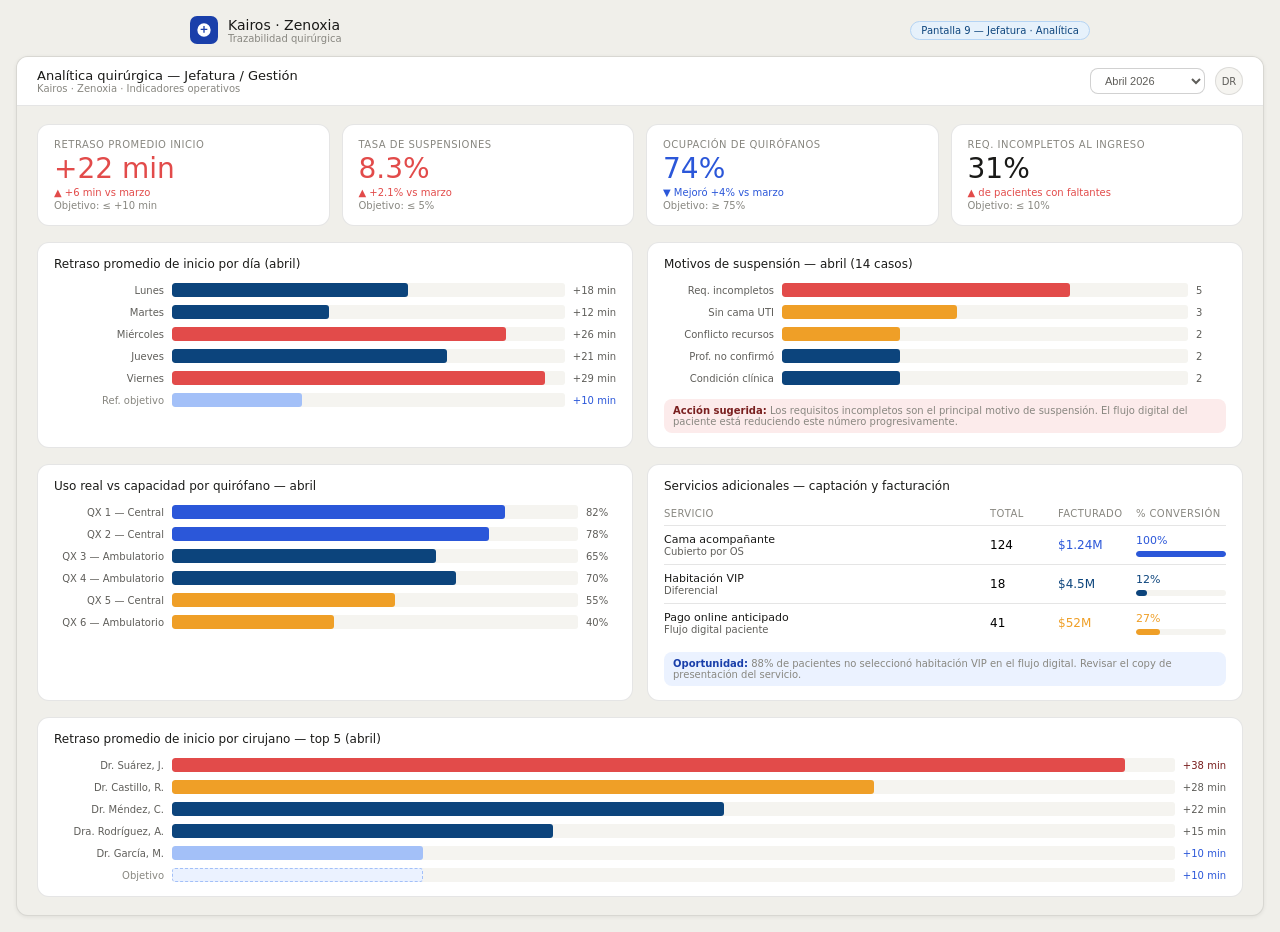
<file: 09_jefatura.html>
<!DOCTYPE html>
<html lang="es">
<head>
<meta charset="UTF-8">
<meta name="viewport" content="width=device-width, initial-scale=1.0">
<title>Jefatura · Analítica — Kairos · Zenoxia</title>
<style>

:root {

  /* ─────────────────────────────────────────────────────────────
     1. PRIMARIO — Azul royal
     Branding Zenoxia. Kairos y Cordis comparten estos valores.
  ───────────────────────────────────────────────────────────── */
  --p-light: #EBF2FF;   /* fills, fondos de badge, card activa       */
  --p-mid:   #A3C0F8;   /* bordes de badge, separadores              */
  --p:       #2B57D9;   /* botones, íconos primarios, links activos  */
  --p-dark:  #1A3FAA;   /* topbar, logo, nav activo, texto activo    */

  /* ─────────────────────────────────────────────────────────────
     2. NEUTROS — Fondos, texto, bordes
  ───────────────────────────────────────────────────────────── */
  --bg:   #ffffff;              /* cards, modales, panels              */
  --bg2:  #f5f4f0;              /* inputs, fondos de sección, filas    */
  --bg3:  #f0efea;              /* fondo del body                      */
  --txt:  #1a1a18;              /* texto principal                     */
  --txt2: #5f5e5a;              /* texto secundario                    */
  --txt3: #888780;              /* labels, placeholders, tertiary      */
  --brd:  rgba(0,0,0,0.10);    /* borde sutil                         */
  --brd2: rgba(0,0,0,0.18);    /* borde medio — inputs, énfasis       */

  /* ─────────────────────────────────────────────────────────────
     3. SEMÁNTICOS — Estados del sistema
     Uso genérico en toda la plataforma.
     Para estados específicos de dominio, usar secciones 4–9.
  ───────────────────────────────────────────────────────────── */

  --s-ok:     #0F6E56;   /* confirmado, validado, completado          */
  --s-ok-l:   #E1F5EE;   /* fondo badge OK                            */
  --s-ok-m:   #9FE1CB;   /* borde badge OK                            */

  --s-warn:   #633806;   /* pendiente, atención leve                  */
  --s-warn-l: #FAEEDA;   /* fondo badge WARN                          */
  --s-warn-m: #EF9F27;   /* borde / ícono badge WARN                  */

  --s-err:    #791F1F;   /* bloqueante, alergia, crítico              */
  --s-err-l:  #FCEBEB;   /* fondo badge ERR                           */
  --s-err-m:  #E24B4A;   /* borde / ícono badge ERR                   */

  --s-info:   #0C447C;   /* informativo neutro, estado secundario     */
  --s-info-l: #E6F1FB;   /* fondo badge INFO                          */
  --s-info-m: #B5D4F4;   /* borde badge INFO                          */

  /* ─────────────────────────────────────────────────────────────
     4. TRIAGE — Colores por nivel de prioridad clínica
     Solo para Cordis (Guardia). Kairos no usa triage.
     Convención: --tN = texto/ícono · --tN-l = fondo · --tN-brd = borde
  ───────────────────────────────────────────────────────────── */

  --t1:     #C0392B;                    /* N1 Resucitación — Rojo       */
  --t1-l:   rgba(192, 57, 43, 0.10);
  --t1-brd: rgba(192, 57, 43, 0.25);

  --t2:     #D4680A;                    /* N2 Emergencia — Naranja      */
  --t2-l:   rgba(212, 104, 10, 0.10);
  --t2-brd: rgba(212, 104, 10, 0.25);

  --t3:     #A07C00;                    /* N3 Urgencia — Amarillo osc.  */
  --t3-l:   rgba(160, 124, 0, 0.10);
  --t3-brd: rgba(160, 124, 0, 0.25);

  --t4:     #2E7D4F;                    /* N4 Menor — Verde             */
  --t4-l:   rgba(46, 125, 79, 0.10);
  --t4-brd: rgba(46, 125, 79, 0.25);

  --t5:     #1565A8;                    /* N5 No urgente — Azul         */
  --t5-l:   rgba(21, 101, 168, 0.10);
  --t5-brd: rgba(21, 101, 168, 0.25);

  /* ─────────────────────────────────────────────────────────────
     5. ESTADOS DE CAMA — Ciclo hotelero
     Kairos: habitaciones prequirúrgicas y recuperación.
     Cordis: boxes de guardia.
     Convención: base (texto/ícono) · -l (fondo) · -m (borde)
  ───────────────────────────────────────────────────────────── */

  --cama-libre:    #0F6E56;   --cama-libre-l:    #E1F5EE;   --cama-libre-m:    #9FE1CB;
  --cama-ocup:     #1A3FAA;   --cama-ocup-l:     #EBF2FF;   --cama-ocup-m:     #A3C0F8;
  --cama-alta:     #7B3FA0;   --cama-alta-l:     #F3E8FF;   --cama-alta-m:     #C9A0E0;
  --cama-limp:     #B45309;   --cama-limp-l:     #FEF3C7;   --cama-limp-m:     #FCD34D;
  --cama-lista:    #0E7490;   --cama-lista-l:    #E0F7FA;   --cama-lista-m:    #67E8F9;
  --cama-bloq:     #4B4B4B;   --cama-bloq-l:     #F0F0F0;   --cama-bloq-m:     #AAAAAA;

  /* ─────────────────────────────────────────────────────────────
     6. ESTADOS DE EQUIPO — Equipamiento médico
     Cordis Imágenes: estado de TC, RM, sala de rayos, etc.
     Convención: base · -l (fondo) · -m (borde)
  ───────────────────────────────────────────────────────────── */

  --eq-libre:   #0F6E56;   --eq-libre-l:   #E1F5EE;   --eq-libre-m:   #9FE1CB;
  --eq-uso:     #2B57D9;   --eq-uso-l:     #EBF2FF;   --eq-uso-m:     #A3C0F8;
  --eq-limp:    #B45309;   --eq-limp-l:    #FEF3C7;   --eq-limp-m:    #FCD34D;
  --eq-fuera:   #4B4B4B;   --eq-fuera-l:   #F0F0F0;   --eq-fuera-m:   #AAAAAA;

  /* ─────────────────────────────────────────────────────────────
     7. TRASLADOS — Cola dinámica de camilleros
     Kairos y Cordis Camilleros.
     Estados del ciclo de vida de un traslado.
     Convención: base · -l (fondo) · -m (borde)
  ───────────────────────────────────────────────────────────── */

  --tr-pend:    #633806;   --tr-pend-l:    #FAEEDA;   --tr-pend-m:    #EF9F27;
  --tr-asig:    #0C447C;   --tr-asig-l:    #E6F1FB;   --tr-asig-m:    #B5D4F4;
  --tr-curso:   #2B57D9;   --tr-curso-l:   #EBF2FF;   --tr-curso-m:   #A3C0F8;
  --tr-done:    #0F6E56;   --tr-done-l:    #E1F5EE;   --tr-done-m:    #9FE1CB;
  --tr-urg:     #791F1F;   --tr-urg-l:     #FCEBEB;   --tr-urg-m:     #E24B4A;

  /* ─────────────────────────────────────────────────────────────
     8. IDENTIFICACIÓN DE EQUIPAMIENTO — Tipo de camilla / recurso
     Color por tipo de equipo requerido en un traslado.
     Solo valor base (sin -l/-m) — uso decorativo, no semántico.
  ───────────────────────────────────────────────────────────── */

  --equip-silla:    #7B3FA0;   /* silla de ruedas                     */
  --equip-camilla:  #0E7490;   /* camilla estándar o con barandas     */
  --equip-oxigeno:  #B45309;   /* O₂ portátil                         */
  --equip-tc:       #0C447C;   /* traslado a TC                       */
  --equip-rm:       #791F1F;   /* traslado a RM                       */

  /* ─────────────────────────────────────────────────────────────
     8B. CARGA LABORAL — Nivel de carga por operador
     Usado en paneles de coordinación (camilleros, enfermeros).
     Convención: base · -l (fondo badge)
  ───────────────────────────────────────────────────────────── */

  --carga-leve:     #0F6E56;   --carga-leve-l:    #E1F5EE;
  --carga-mod:      #A07C00;   --carga-mod-l:     #FEF9E0;
  --carga-alta:     #D4680A;   --carga-alta-l:    #FEF3C7;
  --carga-limite:   #C0392B;   --carga-limite-l:  #FCEBEB;

  /* ─────────────────────────────────────────────────────────────
     9. WORKLIST — Estados de estudios de imágenes
     Cordis Imágenes: ciclo de vida de un estudio (TC, RM, Rx).
     Convención: base · -l (fondo)
  ───────────────────────────────────────────────────────────── */

  --ws-pending:     #888780;   --ws-pending-l:    #f0efea;
  --ws-executing:   #2B57D9;   --ws-executing-l:  #EBF2FF;
  --ws-approval:    #A07C00;   --ws-approval-l:   #FAEEDA;
  --ws-approved:    #0F6E56;   --ws-approved-l:   #E1F5EE;
  --ws-delivered:   #5f5e5a;   --ws-delivered-l:  #f5f4f0;

  /* ─────────────────────────────────────────────────────────────
     10. IA — Asistencia cognitiva
     Gradiente de degradado para indicar sugerencia de IA.
     Usar en bordes, backgrounds sutiles, no en texto.
     Siempre con indicación visible de que es sugerencia IA,
     nunca como decisión clínica autónoma (RN-04).
  ───────────────────────────────────────────────────────────── */

  --ai-from: #1A3FAA;   /* inicio del gradiente — azul profundo      */
  --ai-to:   #6366F1;   /* fin del gradiente — violeta               */

  /* ─────────────────────────────────────────────────────────────
     11. SLA — Tiempos de respuesta clínicos (minutos)
     Valores numéricos usados como thresholds, no como colores.
     Combinar con tokens de triage para colorear el estado SLA.
  ───────────────────────────────────────────────────────────── */

  --sla-n1:   0;     /* N1 Resucitación — atención inmediata         */
  --sla-n2:   15;    /* N2 Emergencia — ≤15 min                      */
  --sla-n3:   30;    /* N3 Urgencia — ≤30 min                        */
  --sla-n4:   120;   /* N4 Menor — ≤2 hs                             */
  --sla-n5:   240;   /* N5 No urgente — ≤4 hs                        */

  --sla-urg:    #791F1F;   --sla-urg-l:    #FCEBEB;   --sla-urg-m:    #E24B4A;
  --sla-amb:    #0C447C;   --sla-amb-l:    #E6F1FB;   --sla-amb-m:    #B5D4F4;

  /* ─────────────────────────────────────────────────────────────
     12. TIPOGRAFÍA
  ───────────────────────────────────────────────────────────── */

  --font-sans:  system-ui, -apple-system, sans-serif;
  --font-mono:  'Courier New', Courier, monospace;

  --text-2xs:  8px;
  --text-xs:   10px;
  --text-sm:   11px;
  --text-md:   13px;
  --text-lg:   15px;
  --text-xl:   18px;
  --text-2xl:  22px;
  --text-3xl:  28px;

  --fw-normal:   400;
  --fw-medium:   500;
  --fw-semibold: 600;
  --fw-bold:     700;
  --fw-black:    800;

  /* ─────────────────────────────────────────────────────────────
     13. ICONOGRAFÍA — SVG outline, stroke="currentColor"
     Referencia: <svg class="ki ki-md"><use href="#ki-nombre"/></svg>
  ───────────────────────────────────────────────────────────── */

  --icon-xs:  12px;
  --icon-sm:  14px;
  --icon-md:  18px;
  --icon-lg:  22px;
  --icon-xl:  32px;

  --icon-stroke-thin:   1.2px;
  --icon-stroke:        1.4px;
  --icon-stroke-medium: 1.6px;
  --icon-stroke-thick:  2px;

  /* ─────────────────────────────────────────────────────────────
     14. ESPACIADO Y RADIO
  ───────────────────────────────────────────────────────────── */

  --r-xs:   4px;
  --r:      8px;
  --r-lg:   12px;
  --r-xl:   16px;
  --r-full: 999px;

  --gap-xs: 4px;
  --gap-sm: 8px;
  --gap-md: 12px;
  --gap-lg: 16px;
  --gap-xl: 24px;

  --pad-xs: 6px 8px;
  --pad-sm: 8px 12px;
  --pad-md: 12px 16px;
  --pad-lg: 16px 20px;

}
*{box-sizing:border-box;margin:0;padding:0}
body{font-family:-apple-system,BlinkMacSystemFont,'Segoe UI',system-ui,sans-serif;font-size:13px;background:var(--bg3);min-height:100vh;padding:16px}

.meta-bar{display:flex;align-items:center;gap:9px;max-width:1100px;margin:0 auto 14px}
.logo{width:28px;height:28px;background:var(--p-dark);border-radius:7px;display:flex;align-items:center;justify-content:center}
.logo svg{width:16px;height:16px;fill:#fff}
.m-title{font-size:14px;font-weight:500;color:var(--txt)}
.m-sub{font-size:10px;color:var(--txt3)}
.screen-tabs{display:flex;gap:6px;margin-left:auto}
.stab{font-size:10px;padding:4px 12px;border-radius:20px;border:0.5px solid var(--brd2);background:var(--bg);color:var(--txt2);cursor:pointer}
.stab.active{background:var(--p);border-color:var(--p);color:#fff;font-weight:500}

.screen{display:none;max-width:1100px;margin:0 auto}
.screen.active{display:block;animation:fi .2s ease}
@keyframes fi{from{opacity:0;transform:translateY(3px)}to{opacity:1;transform:translateY(0)}}

/* ═══════ UCA ═══════ */
.uca-shell{background:var(--bg3);border-radius:var(--r-lg);border:0.5px solid var(--brd);overflow:hidden;box-shadow:0 1px 4px rgba(0,0,0,.07)}

/* UCA TOPBAR */
.topbar{background:var(--bg);border-bottom:0.5px solid var(--brd);padding:10px 16px;display:flex;align-items:center;justify-content:space-between}
.tb-left{display:flex;align-items:center;gap:9px}
.tb-av{width:28px;height:28px;border-radius:50%;display:flex;align-items:center;justify-content:center;font-size:9px;font-weight:500}
.tb-name{font-size:12px;font-weight:500;color:var(--txt)}
.tb-role{font-size:10px;color:var(--txt3)}
.tb-right{display:flex;align-items:center;gap:8px}
.clock{font-size:11px;font-weight:500;color:var(--txt2);background:var(--bg2);padding:3px 10px;border-radius:20px;border:0.5px solid var(--brd)}
.slabel-uca{font-size:10px;background:var(--pl);color:var(--p);padding:3px 10px;border-radius:20px;font-weight:500;border:0.5px solid #AFA9EC}

/* UCA BODY */
.uca-body{display:grid;grid-template-columns:280px 1fr;min-height:560px}

/* SIDEBAR UCA */
.uca-sidebar{background:var(--bg);border-right:0.5px solid var(--brd);display:flex;flex-direction:column}
.us-head{padding:10px 13px;border-bottom:0.5px solid var(--brd)}
.us-title{font-size:11px;font-weight:500;color:var(--txt);margin-bottom:6px}
.us-stats{display:flex;gap:6px}
.us-stat{flex:1;background:var(--bg2);border-radius:var(--r);padding:7px 10px;text-align:center}
.us-stat-val{font-size:18px;font-weight:500;color:var(--txt)}
.us-stat-lbl{font-size:9px;color:var(--txt3);text-transform:uppercase;letter-spacing:.04em;margin-top:1px}
.pac-list{flex:1;overflow-y:auto}
.pac-item{padding:9px 13px;border-bottom:0.5px solid var(--brd);cursor:pointer;border-left:2.5px solid transparent;transition:background .12s}
.pac-item:hover{background:var(--bg2)}
.pac-item.active{background:var(--p-light);border-left-color:var(--p)}
.pac-item.alert{border-left-color:var(--s-err-m)}
.pac-item.warn{border-left-color:var(--s-warn-m)}
.pac-item.ready{border-left-color:var(--p)}
.pi-top{display:flex;justify-content:space-between;margin-bottom:2px}
.pi-name{font-size:12px;font-weight:500;color:var(--txt)}
.pi-time{font-size:10px;font-weight:500;color:var(--txt2)}
.pi-proc{font-size:10px;color:var(--txt2);margin-bottom:4px}
.pi-bottom{display:flex;gap:4px;flex-wrap:wrap}
.tag{font-size:9px;padding:1px 6px;border-radius:8px}
.t-red{background:var(--s-err-l);color:var(--s-err)}
.t-amber{background:var(--s-warn-l);color:var(--s-warn)}
.t-ok{background:var(--p-light);color:var(--p-dark)}
.t-blue{background:var(--s-info-l);color:var(--s-info)}

/* MAIN UCA */
.uca-main{display:flex;flex-direction:column}
.um-header{background:var(--bg);border-bottom:0.5px solid var(--brd);padding:12px 16px;display:flex;align-items:center;justify-content:space-between}
.um-pac-info{display:flex;align-items:center;gap:10px}
.um-av{width:40px;height:40px;border-radius:50%;display:flex;align-items:center;justify-content:center;font-size:13px;font-weight:500;flex-shrink:0}
.um-name{font-size:14px;font-weight:500;color:var(--txt)}
.um-sub{font-size:10px;color:var(--txt3);margin-top:2px}
.um-actions{display:flex;gap:7px;align-items:center}
.btn-primary{font-size:11px;padding:7px 14px;border-radius:var(--r);border:none;background:var(--p);color:#fff;cursor:pointer;font-weight:500}
.btn-ghost{font-size:11px;padding:7px 12px;border-radius:var(--r);border:0.5px solid var(--brd2);background:transparent;color:var(--txt2);cursor:pointer}

.um-content{flex:1;overflow-y:auto;padding:14px 16px;background:var(--bg3);display:flex;flex-direction:column;gap:12px}

/* CARDS */
.card{background:var(--bg);border:0.5px solid var(--brd);border-radius:var(--r-lg);overflow:hidden}
.card-head{padding:9px 14px;border-bottom:0.5px solid var(--brd);display:flex;align-items:center;justify-content:space-between}
.card-title{font-size:11px;font-weight:500;color:var(--txt)}
.card-body{padding:11px 14px}
.pill{display:inline-block;font-size:10px;padding:2px 8px;border-radius:10px;font-weight:500}
.p-ok{background:var(--p-light);color:var(--p-dark)}
.p-amber{background:var(--s-warn-l);color:var(--s-warn)}
.p-blue{background:var(--s-info-l);color:var(--s-info)}
.p-red{background:var(--s-err-l);color:var(--s-err)}
.p-gray{background:var(--bg2);color:var(--txt2);border:0.5px solid var(--brd)}

.datos-grid{display:grid;grid-template-columns:1fr 1fr;gap:9px}
.dato-lbl{font-size:10px;color:var(--txt3);margin-bottom:2px}
.dato-val{font-size:12px;font-weight:500;color:var(--txt)}

.req-row{display:flex;align-items:center;justify-content:space-between;padding:7px 0;border-bottom:0.5px solid var(--brd);font-size:11px}
.req-row:last-child{border-bottom:none}
.req-ico{width:18px;height:18px;border-radius:50%;display:flex;align-items:center;justify-content:center;flex-shrink:0}
.ri-ok{background:var(--p-light)}
.ri-err{background:var(--s-err-l)}
.ri-warn{background:var(--s-warn-l)}

/* BOTÓN DE INGRESO */
.ingreso-btn{display:flex;flex-direction:column;gap:8px;padding:14px 16px;background:var(--bg);border-top:0.5px solid var(--brd)}
.btn-confirmar-ingreso{width:100%;padding:13px;font-size:14px;font-weight:500;border-radius:var(--r);border:none;background:var(--p);color:#fff;cursor:pointer;display:flex;align-items:center;justify-content:center;gap:8px}
.btn-confirmar-ingreso:hover{background:var(--p-dark)}
.btn-confirmar-ingreso.done{background:var(--bg2);color:var(--txt3);cursor:default}
.ingreso-sub{font-size:10px;color:var(--txt3);text-align:center}

/* NOTIF ENFERMERÍA */
.notif-panel{background:var(--p-light);border:0.5px solid var(--p-mid);border-radius:var(--r);padding:10px 13px;font-size:11px;color:var(--p-dark);display:flex;align-items:center;gap:7px}

/* ═══════ JEFATURA ═══════ */
.jef-shell{background:var(--bg3);border-radius:var(--r-lg);border:0.5px solid var(--brd);overflow:hidden;box-shadow:0 1px 4px rgba(0,0,0,.07)}
.jef-topbar{background:var(--bg);border-bottom:0.5px solid var(--brd);padding:10px 20px;display:flex;align-items:center;justify-content:space-between}
.jef-title{font-size:13px;font-weight:500;color:var(--txt)}
.jef-sub{font-size:10px;color:var(--txt3)}
.jef-right{display:flex;align-items:center;gap:10px}
.period-sel{font-size:11px;padding:5px 10px;border-radius:var(--r);border:0.5px solid var(--brd2);background:var(--bg);color:var(--txt2);cursor:pointer}
.jef-av{width:28px;height:28px;border-radius:50%;background:var(--bg2);border:0.5px solid var(--brd);display:flex;align-items:center;justify-content:center;font-size:10px;font-weight:500;color:var(--txt2)}

.jef-body{padding:18px 20px;display:flex;flex-direction:column;gap:16px}

/* KPI ROW */
.kpi-row{display:grid;grid-template-columns:repeat(4,1fr);gap:12px}
.kpi-card{background:var(--bg);border:0.5px solid var(--brd);border-radius:var(--r-lg);padding:14px 16px}
.kpi-lbl{font-size:10px;color:var(--txt3);text-transform:uppercase;letter-spacing:.05em;margin-bottom:5px}
.kpi-val{font-size:28px;font-weight:500;color:var(--txt);line-height:1;margin-bottom:4px}
.kpi-trend{font-size:10px;font-weight:500}
.trend-up{color:var(--s-err-m)}
.trend-down{color:var(--p)}
.kpi-sub{font-size:10px;color:var(--txt3);margin-top:2px}
.kpi-card.highlight .kpi-val{color:var(--s-err-m)}
.kpi-card.ok-card .kpi-val{color:var(--p)}

/* CHARTS */
.charts-row{display:grid;grid-template-columns:1fr 1fr;gap:14px}
.chart-card{background:var(--bg);border:0.5px solid var(--brd);border-radius:var(--r-lg);padding:14px 16px}
.chart-title{font-size:12px;font-weight:500;color:var(--txt);margin-bottom:12px}

/* BAR CHART */
.bar-chart{display:flex;flex-direction:column;gap:8px}
.bar-row{display:flex;align-items:center;gap:8px}
.bar-lbl{font-size:10px;color:var(--txt2);min-width:110px;text-align:right}
.bar-track{flex:1;height:14px;background:var(--bg2);border-radius:3px;overflow:hidden}
.bar-fill{height:14px;border-radius:3px;transition:width .6s ease}
.bar-num{font-size:10px;font-weight:500;color:var(--txt2);min-width:30px}

/* MOTIVOS SUSPENSIÓN */
.motivo-row{display:flex;align-items:center;gap:10px;padding:7px 0;border-bottom:0.5px solid var(--brd);font-size:11px}
.motivo-row:last-child{border-bottom:none}
.m-rank{width:20px;height:20px;border-radius:50%;background:var(--bg2);display:flex;align-items:center;justify-content:center;font-size:9px;font-weight:500;color:var(--txt2);flex-shrink:0}
.m-name{flex:1;color:var(--txt)}
.m-count{font-weight:500;color:var(--txt2);min-width:24px;text-align:right}
.m-pct{font-size:10px;color:var(--txt3);min-width:34px;text-align:right}

/* TREND LINE */
.trend-line-wrap{height:80px;position:relative;margin:8px 0}
svg.trend-svg{width:100%;height:80px}

/* TABLA SERVICIOS */
.serv-row{display:grid;grid-template-columns:1fr 60px 70px 90px;gap:8px;align-items:center;padding:7px 0;border-bottom:0.5px solid var(--brd);font-size:11px}
.serv-row:last-child{border-bottom:none}
.serv-row.hdr{font-size:10px;color:var(--txt3);font-weight:500;text-transform:uppercase;letter-spacing:.04em;padding:3px 0 6px}
.serv-name{font-weight:500;color:var(--txt)}
.serv-sub{font-size:10px;color:var(--txt2)}
.prog-bar-sm{height:6px;background:var(--bg2);border-radius:3px;margin-top:4px;overflow:hidden}
.prog-fill-sm{height:6px;border-radius:3px}

/* STANDALONE ADJUSTMENTS */
body{font-family:-apple-system,BlinkMacSystemFont,'Segoe UI',system-ui,sans-serif;font-size:13px;background:var(--bg3);min-height:100vh;padding:16px;display:flex;flex-direction:column;align-items:center}
.page-meta{width:100%;max-width:900px;display:flex;align-items:center;gap:10px;margin-bottom:12px}
.logo-i{width:28px;height:28px;background:var(--p-dark);border-radius:7px;display:flex;align-items:center;justify-content:center}
.logo-i svg{width:16px;height:16px;fill:#fff}
.pm-title{font-size:14px;font-weight:500;color:var(--txt)}
.pm-sub{font-size:10px;color:var(--txt3)}
.slabel{font-size:10px;background:var(--s-info-l);color:var(--s-info);padding:3px 10px;border-radius:20px;margin-left:auto;font-weight:500;border:0.5px solid var(--s-info-m)}

/* ── RESPONSIVE — generado por QA Kairos v0.4 ── */
@media (max-width:760px){
  .shell{border-radius:0;margin:0;box-shadow:none}
  body{padding:0}
  .jef-layout{grid-template-columns:1fr}
  .jef-sidebar{width:100%}
}
</style>
</head>
<body>

<div class="page-meta">
  <div class="logo-i"><svg viewBox="0 0 24 24"><path d="M12 2a10 10 0 100 20A10 10 0 0012 2zm1 14h-2v-4H7v-2h4V6h2v4h4v2h-4v4z"/></svg></div>
  <div><div class="pm-title">Kairos · Zenoxia</div><div class="pm-sub">Trazabilidad quirúrgica</div></div>
  <div class="slabel">Pantalla 9 — Jefatura · Analítica</div>
</div>



<div class="jef-shell">
  <div class="jef-topbar">
    <div>
      <div class="jef-title">Analítica quirúrgica — Jefatura / Gestión</div>
      <div class="jef-sub">Kairos · Zenoxia · Indicadores operativos</div>
    </div>
    <div class="jef-right">
      <select class="period-sel">
        <option>Abril 2026</option>
        <option>Marzo 2026</option>
        <option>Q1 2026</option>
        <option>2025 completo</option>
      </select>
      <div class="jef-av">DR</div>
    </div>
  </div>

  <div class="jef-body">

    <!-- KPIs -->
    <div class="kpi-row">
      <div class="kpi-card highlight">
        <div class="kpi-lbl">Retraso promedio inicio</div>
        <div class="kpi-val">+22 min</div>
        <div class="kpi-trend trend-up">▲ +6 min vs marzo</div>
        <div class="kpi-sub">Objetivo: ≤ +10 min</div>
      </div>
      <div class="kpi-card highlight">
        <div class="kpi-lbl">Tasa de suspensiones</div>
        <div class="kpi-val">8.3%</div>
        <div class="kpi-trend trend-up">▲ +2.1% vs marzo</div>
        <div class="kpi-sub">Objetivo: ≤ 5%</div>
      </div>
      <div class="kpi-card ok-card">
        <div class="kpi-lbl">Ocupación de quirófanos</div>
        <div class="kpi-val">74%</div>
        <div class="kpi-trend trend-down">▼ Mejoró +4% vs marzo</div>
        <div class="kpi-sub">Objetivo: ≥ 75%</div>
      </div>
      <div class="kpi-card">
        <div class="kpi-lbl">Req. incompletos al ingreso</div>
        <div class="kpi-val">31%</div>
        <div class="kpi-trend trend-up">▲ de pacientes con faltantes</div>
        <div class="kpi-sub">Objetivo: ≤ 10%</div>
      </div>
    </div>

    <!-- CHARTS ROW 1 -->
    <div class="charts-row">

      <!-- RETRASO POR DÍA -->
      <div class="chart-card">
        <div class="chart-title">Retraso promedio de inicio por día (abril)</div>
        <div class="bar-chart">
          <div class="bar-row"><span class="bar-lbl">Lunes</span><div class="bar-track"><div class="bar-fill" style="width:60%;background:var(--s-info)"></div></div><span class="bar-num">+18 min</span></div>
          <div class="bar-row"><span class="bar-lbl">Martes</span><div class="bar-track"><div class="bar-fill" style="width:40%;background:var(--s-info)"></div></div><span class="bar-num">+12 min</span></div>
          <div class="bar-row"><span class="bar-lbl">Miércoles</span><div class="bar-track"><div class="bar-fill" style="width:85%;background:var(--s-err-m)"></div></div><span class="bar-num">+26 min</span></div>
          <div class="bar-row"><span class="bar-lbl">Jueves</span><div class="bar-track"><div class="bar-fill" style="width:70%;background:var(--s-info)"></div></div><span class="bar-num">+21 min</span></div>
          <div class="bar-row"><span class="bar-lbl">Viernes</span><div class="bar-track"><div class="bar-fill" style="width:95%;background:var(--s-err-m)"></div></div><span class="bar-num">+29 min</span></div>
          <div class="bar-row"><span class="bar-lbl" style="color:var(--txt3)">Ref. objetivo</span><div class="bar-track"><div class="bar-fill" style="width:33%;background:var(--p-mid)"></div></div><span class="bar-num" style="color:var(--p)">+10 min</span></div>
        </div>
      </div>

      <!-- MOTIVOS SUSPENSIÓN -->
      <div class="chart-card">
        <div class="chart-title">Motivos de suspensión — abril (14 casos)</div>
        <div class="bar-chart" style="margin-bottom:14px">
          <div class="bar-row"><span class="bar-lbl">Req. incompletos</span><div class="bar-track"><div class="bar-fill" style="width:71%;background:var(--s-err-m)"></div></div><span class="bar-num">5</span></div>
          <div class="bar-row"><span class="bar-lbl">Sin cama UTI</span><div class="bar-track"><div class="bar-fill" style="width:43%;background:var(--s-warn-m)"></div></div><span class="bar-num">3</span></div>
          <div class="bar-row"><span class="bar-lbl">Conflicto recursos</span><div class="bar-track"><div class="bar-fill" style="width:29%;background:var(--s-warn-m)"></div></div><span class="bar-num">2</span></div>
          <div class="bar-row"><span class="bar-lbl">Prof. no confirmó</span><div class="bar-track"><div class="bar-fill" style="width:29%;background:var(--s-info)"></div></div><span class="bar-num">2</span></div>
          <div class="bar-row"><span class="bar-lbl">Condición clínica</span><div class="bar-track"><div class="bar-fill" style="width:29%;background:var(--s-info)"></div></div><span class="bar-num">2</span></div>
        </div>
        <div style="font-size:10px;color:var(--txt3);background:var(--s-err-l);padding:6px 9px;border-radius:var(--r)">
          <strong style="color:var(--s-err)">Acción sugerida:</strong> Los requisitos incompletos son el principal motivo de suspensión. El flujo digital del paciente está reduciendo este número progresivamente.
        </div>
      </div>

    </div>

    <!-- CHARTS ROW 2 -->
    <div class="charts-row">

      <!-- CIRUGÍAS POR QX -->
      <div class="chart-card">
        <div class="chart-title">Uso real vs capacidad por quirófano — abril</div>
        <div class="bar-chart">
          <div class="bar-row"><span class="bar-lbl">QX 1 — Central</span><div class="bar-track"><div class="bar-fill" style="width:82%;background:var(--p)"></div></div><span class="bar-num">82%</span></div>
          <div class="bar-row"><span class="bar-lbl">QX 2 — Central</span><div class="bar-track"><div class="bar-fill" style="width:78%;background:var(--p)"></div></div><span class="bar-num">78%</span></div>
          <div class="bar-row"><span class="bar-lbl">QX 3 — Ambulatorio</span><div class="bar-track"><div class="bar-fill" style="width:65%;background:var(--s-info)"></div></div><span class="bar-num">65%</span></div>
          <div class="bar-row"><span class="bar-lbl">QX 4 — Ambulatorio</span><div class="bar-track"><div class="bar-fill" style="width:70%;background:var(--s-info)"></div></div><span class="bar-num">70%</span></div>
          <div class="bar-row"><span class="bar-lbl">QX 5 — Central</span><div class="bar-track"><div class="bar-fill" style="width:55%;background:var(--s-warn-m)"></div></div><span class="bar-num">55%</span></div>
          <div class="bar-row"><span class="bar-lbl">QX 6 — Ambulatorio</span><div class="bar-track"><div class="bar-fill" style="width:40%;background:var(--s-warn-m)"></div></div><span class="bar-num">40%</span></div>
        </div>
      </div>

      <!-- SERVICIOS ADICIONALES -->
      <div class="chart-card">
        <div class="chart-title">Servicios adicionales — captación y facturación</div>
        <div>
          <div class="serv-row hdr"><span>Servicio</span><span>Total</span><span>Facturado</span><span>% conversión</span></div>
          <div class="serv-row">
            <div><div class="serv-name">Cama acompañante</div><div class="serv-sub">Cubierto por OS</div></div>
            <span style="font-size:12px;font-weight:500">124</span>
            <span style="font-size:12px;font-weight:500;color:var(--p)">$1.24M</span>
            <div>
              <div style="font-size:11px;font-weight:500;color:var(--p)">100%</div>
              <div class="prog-bar-sm"><div class="prog-fill-sm" style="width:100%;background:var(--p)"></div></div>
            </div>
          </div>
          <div class="serv-row">
            <div><div class="serv-name">Habitación VIP</div><div class="serv-sub">Diferencial</div></div>
            <span style="font-size:12px;font-weight:500">18</span>
            <span style="font-size:12px;font-weight:500;color:var(--s-info)">$4.5M</span>
            <div>
              <div style="font-size:11px;font-weight:500;color:var(--s-info)">12%</div>
              <div class="prog-bar-sm"><div class="prog-fill-sm" style="width:12%;background:var(--s-info)"></div></div>
            </div>
          </div>
          <div class="serv-row">
            <div><div class="serv-name">Pago online anticipado</div><div class="serv-sub">Flujo digital paciente</div></div>
            <span style="font-size:12px;font-weight:500">41</span>
            <span style="font-size:12px;font-weight:500;color:var(--s-warn-m)">$52M</span>
            <div>
              <div style="font-size:11px;font-weight:500;color:var(--s-warn-m)">27%</div>
              <div class="prog-bar-sm"><div class="prog-fill-sm" style="width:27%;background:var(--s-warn-m)"></div></div>
            </div>
          </div>
        </div>
        <div style="font-size:10px;color:var(--txt3);background:var(--p-light);padding:6px 9px;border-radius:var(--r);margin-top:10px">
          <strong style="color:var(--p-dark)">Oportunidad:</strong> 88% de pacientes no seleccionó habitación VIP en el flujo digital. Revisar el copy de presentación del servicio.
        </div>
      </div>

    </div>

    <!-- TABLA TIEMPO MEDIO POR CIRUJANO -->
    <div class="chart-card">
      <div class="chart-title">Retraso promedio de inicio por cirujano — top 5 (abril)</div>
      <div class="bar-chart">
        <div class="bar-row"><span class="bar-lbl">Dr. Suárez, J.</span><div class="bar-track"><div class="bar-fill" style="width:95%;background:var(--s-err-m)"></div></div><span class="bar-num" style="color:var(--s-err)">+38 min</span></div>
        <div class="bar-row"><span class="bar-lbl">Dr. Castillo, R.</span><div class="bar-track"><div class="bar-fill" style="width:70%;background:var(--s-warn-m)"></div></div><span class="bar-num">+28 min</span></div>
        <div class="bar-row"><span class="bar-lbl">Dr. Méndez, C.</span><div class="bar-track"><div class="bar-fill" style="width:55%;background:var(--s-info)"></div></div><span class="bar-num">+22 min</span></div>
        <div class="bar-row"><span class="bar-lbl">Dra. Rodríguez, A.</span><div class="bar-track"><div class="bar-fill" style="width:38%;background:var(--s-info)"></div></div><span class="bar-num">+15 min</span></div>
        <div class="bar-row"><span class="bar-lbl">Dr. García, M.</span><div class="bar-track"><div class="bar-fill" style="width:25%;background:var(--p-mid)"></div></div><span class="bar-num" style="color:var(--p)">+10 min</span></div>
        <div class="bar-row"><span class="bar-lbl" style="color:var(--txt3)">Objetivo</span><div class="bar-track"><div class="bar-fill" style="width:25%;background:var(--p-light);border:1px dashed var(--p-mid)"></div></div><span class="bar-num" style="color:var(--p)">+10 min</span></div>
      </div>
    </div>

  </div>
</div>

<script>
function showScreen(id,el){
  document.querySelectorAll('.screen').forEach(s=>s.classList.remove('active'));
  document.querySelectorAll('.stab').forEach(t=>t.classList.remove('active'));
  document.getElementById('screen-'+id).classList.add('active');
  el.classList.add('active');
}
function confirmarIngreso(){
  document.getElementById('btn-ingreso').textContent='✓ Ingreso confirmado';
  document.getElementById('btn-ingreso').className='btn-confirmar-ingreso done';
  document.getElementById('ingreso-wrap').querySelector('.ingreso-sub').textContent='';
  document.getElementById('notif-done').style.display='flex';
}
</script>

</body>
</html>
</file>
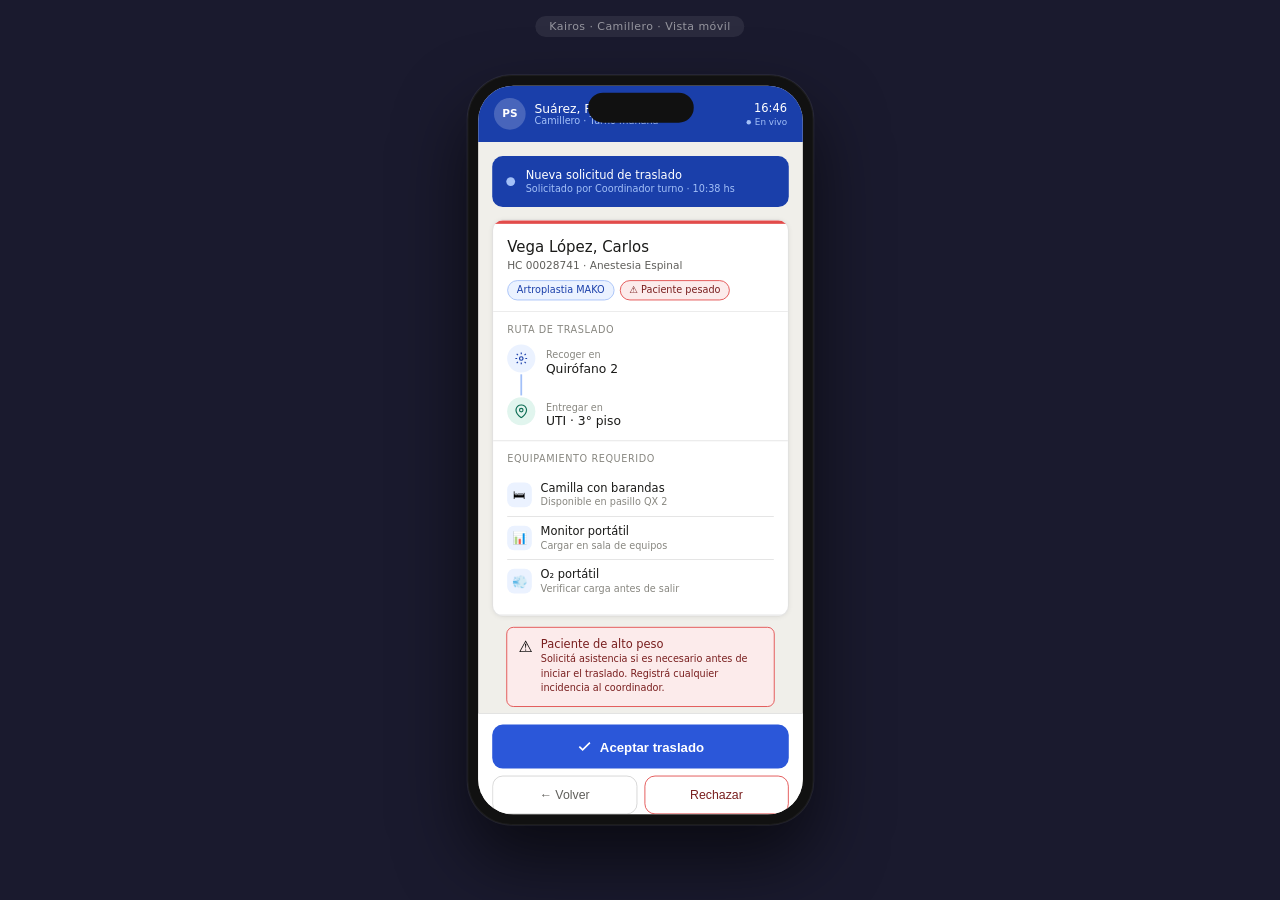
<file: 10_camillero_mobile.html>
<!DOCTYPE html>
<html lang="es">
<head>
<meta charset="UTF-8">
<meta name="viewport" content="width=device-width, initial-scale=1.0">
<title>Camillero — Kairos · Zenoxia</title>
<style>
:root {

  /* ─────────────────────────────────────────────────────────────
     1. PRIMARIO — Azul royal
     Branding Zenoxia. Kairos y Cordis comparten estos valores.
  ───────────────────────────────────────────────────────────── */
  --p-light: #EBF2FF;   /* fills, fondos de badge, card activa       */
  --p-mid:   #A3C0F8;   /* bordes de badge, separadores              */
  --p:       #2B57D9;   /* botones, íconos primarios, links activos  */
  --p-dark:  #1A3FAA;   /* topbar, logo, nav activo, texto activo    */

  /* ─────────────────────────────────────────────────────────────
     2. NEUTROS — Fondos, texto, bordes
  ───────────────────────────────────────────────────────────── */
  --bg:   #ffffff;              /* cards, modales, panels              */
  --bg2:  #f5f4f0;              /* inputs, fondos de sección, filas    */
  --bg3:  #f0efea;              /* fondo del body                      */
  --txt:  #1a1a18;              /* texto principal                     */
  --txt2: #5f5e5a;              /* texto secundario                    */
  --txt3: #888780;              /* labels, placeholders, tertiary      */
  --brd:  rgba(0,0,0,0.10);    /* borde sutil                         */
  --brd2: rgba(0,0,0,0.18);    /* borde medio — inputs, énfasis       */

  /* ─────────────────────────────────────────────────────────────
     3. SEMÁNTICOS — Estados del sistema
     Uso genérico en toda la plataforma.
     Para estados específicos de dominio, usar secciones 4–9.
  ───────────────────────────────────────────────────────────── */

  --s-ok:     #0F6E56;   /* confirmado, validado, completado          */
  --s-ok-l:   #E1F5EE;   /* fondo badge OK                            */
  --s-ok-m:   #9FE1CB;   /* borde badge OK                            */

  --s-warn:   #633806;   /* pendiente, atención leve                  */
  --s-warn-l: #FAEEDA;   /* fondo badge WARN                          */
  --s-warn-m: #EF9F27;   /* borde / ícono badge WARN                  */

  --s-err:    #791F1F;   /* bloqueante, alergia, crítico              */
  --s-err-l:  #FCEBEB;   /* fondo badge ERR                           */
  --s-err-m:  #E24B4A;   /* borde / ícono badge ERR                   */

  --s-info:   #0C447C;   /* informativo neutro, estado secundario     */
  --s-info-l: #E6F1FB;   /* fondo badge INFO                          */
  --s-info-m: #B5D4F4;   /* borde badge INFO                          */

  /* ─────────────────────────────────────────────────────────────
     4. TRIAGE — Colores por nivel de prioridad clínica
     Solo para Cordis (Guardia). Kairos no usa triage.
     Convención: --tN = texto/ícono · --tN-l = fondo · --tN-brd = borde
  ───────────────────────────────────────────────────────────── */

  --t1:     #C0392B;                    /* N1 Resucitación — Rojo       */
  --t1-l:   rgba(192, 57, 43, 0.10);
  --t1-brd: rgba(192, 57, 43, 0.25);

  --t2:     #D4680A;                    /* N2 Emergencia — Naranja      */
  --t2-l:   rgba(212, 104, 10, 0.10);
  --t2-brd: rgba(212, 104, 10, 0.25);

  --t3:     #A07C00;                    /* N3 Urgencia — Amarillo osc.  */
  --t3-l:   rgba(160, 124, 0, 0.10);
  --t3-brd: rgba(160, 124, 0, 0.25);

  --t4:     #2E7D4F;                    /* N4 Menor — Verde             */
  --t4-l:   rgba(46, 125, 79, 0.10);
  --t4-brd: rgba(46, 125, 79, 0.25);

  --t5:     #1565A8;                    /* N5 No urgente — Azul         */
  --t5-l:   rgba(21, 101, 168, 0.10);
  --t5-brd: rgba(21, 101, 168, 0.25);

  /* ─────────────────────────────────────────────────────────────
     5. ESTADOS DE CAMA — Ciclo hotelero
     Kairos: habitaciones prequirúrgicas y recuperación.
     Cordis: boxes de guardia.
     Convención: base (texto/ícono) · -l (fondo) · -m (borde)
  ───────────────────────────────────────────────────────────── */

  --cama-libre:    #0F6E56;   --cama-libre-l:    #E1F5EE;   --cama-libre-m:    #9FE1CB;
  --cama-ocup:     #1A3FAA;   --cama-ocup-l:     #EBF2FF;   --cama-ocup-m:     #A3C0F8;
  --cama-alta:     #7B3FA0;   --cama-alta-l:     #F3E8FF;   --cama-alta-m:     #C9A0E0;
  --cama-limp:     #B45309;   --cama-limp-l:     #FEF3C7;   --cama-limp-m:     #FCD34D;
  --cama-lista:    #0E7490;   --cama-lista-l:    #E0F7FA;   --cama-lista-m:    #67E8F9;
  --cama-bloq:     #4B4B4B;   --cama-bloq-l:     #F0F0F0;   --cama-bloq-m:     #AAAAAA;

  /* ─────────────────────────────────────────────────────────────
     6. ESTADOS DE EQUIPO — Equipamiento médico
     Cordis Imágenes: estado de TC, RM, sala de rayos, etc.
     Convención: base · -l (fondo) · -m (borde)
  ───────────────────────────────────────────────────────────── */

  --eq-libre:   #0F6E56;   --eq-libre-l:   #E1F5EE;   --eq-libre-m:   #9FE1CB;
  --eq-uso:     #2B57D9;   --eq-uso-l:     #EBF2FF;   --eq-uso-m:     #A3C0F8;
  --eq-limp:    #B45309;   --eq-limp-l:    #FEF3C7;   --eq-limp-m:    #FCD34D;
  --eq-fuera:   #4B4B4B;   --eq-fuera-l:   #F0F0F0;   --eq-fuera-m:   #AAAAAA;

  /* ─────────────────────────────────────────────────────────────
     7. TRASLADOS — Cola dinámica de camilleros
     Kairos y Cordis Camilleros.
     Estados del ciclo de vida de un traslado.
     Convención: base · -l (fondo) · -m (borde)
  ───────────────────────────────────────────────────────────── */

  --tr-pend:    #633806;   --tr-pend-l:    #FAEEDA;   --tr-pend-m:    #EF9F27;
  --tr-asig:    #0C447C;   --tr-asig-l:    #E6F1FB;   --tr-asig-m:    #B5D4F4;
  --tr-curso:   #2B57D9;   --tr-curso-l:   #EBF2FF;   --tr-curso-m:   #A3C0F8;
  --tr-done:    #0F6E56;   --tr-done-l:    #E1F5EE;   --tr-done-m:    #9FE1CB;
  --tr-urg:     #791F1F;   --tr-urg-l:     #FCEBEB;   --tr-urg-m:     #E24B4A;

  /* ─────────────────────────────────────────────────────────────
     8. IDENTIFICACIÓN DE EQUIPAMIENTO — Tipo de camilla / recurso
     Color por tipo de equipo requerido en un traslado.
     Solo valor base (sin -l/-m) — uso decorativo, no semántico.
  ───────────────────────────────────────────────────────────── */

  --equip-silla:    #7B3FA0;   /* silla de ruedas                     */
  --equip-camilla:  #0E7490;   /* camilla estándar o con barandas     */
  --equip-oxigeno:  #B45309;   /* O₂ portátil                         */
  --equip-tc:       #0C447C;   /* traslado a TC                       */
  --equip-rm:       #791F1F;   /* traslado a RM                       */

  /* ─────────────────────────────────────────────────────────────
     8B. CARGA LABORAL — Nivel de carga por operador
     Usado en paneles de coordinación (camilleros, enfermeros).
     Convención: base · -l (fondo badge)
  ───────────────────────────────────────────────────────────── */

  --carga-leve:     #0F6E56;   --carga-leve-l:    #E1F5EE;
  --carga-mod:      #A07C00;   --carga-mod-l:     #FEF9E0;
  --carga-alta:     #D4680A;   --carga-alta-l:    #FEF3C7;
  --carga-limite:   #C0392B;   --carga-limite-l:  #FCEBEB;

  /* ─────────────────────────────────────────────────────────────
     9. WORKLIST — Estados de estudios de imágenes
     Cordis Imágenes: ciclo de vida de un estudio (TC, RM, Rx).
     Convención: base · -l (fondo)
  ───────────────────────────────────────────────────────────── */

  --ws-pending:     #888780;   --ws-pending-l:    #f0efea;
  --ws-executing:   #2B57D9;   --ws-executing-l:  #EBF2FF;
  --ws-approval:    #A07C00;   --ws-approval-l:   #FAEEDA;
  --ws-approved:    #0F6E56;   --ws-approved-l:   #E1F5EE;
  --ws-delivered:   #5f5e5a;   --ws-delivered-l:  #f5f4f0;

  /* ─────────────────────────────────────────────────────────────
     10. IA — Asistencia cognitiva
     Gradiente de degradado para indicar sugerencia de IA.
     Usar en bordes, backgrounds sutiles, no en texto.
     Siempre con indicación visible de que es sugerencia IA,
     nunca como decisión clínica autónoma (RN-04).
  ───────────────────────────────────────────────────────────── */

  --ai-from: #1A3FAA;   /* inicio del gradiente — azul profundo      */
  --ai-to:   #6366F1;   /* fin del gradiente — violeta               */

  /* ─────────────────────────────────────────────────────────────
     11. SLA — Tiempos de respuesta clínicos (minutos)
     Valores numéricos usados como thresholds, no como colores.
     Combinar con tokens de triage para colorear el estado SLA.
  ───────────────────────────────────────────────────────────── */

  --sla-n1:   0;     /* N1 Resucitación — atención inmediata         */
  --sla-n2:   15;    /* N2 Emergencia — ≤15 min                      */
  --sla-n3:   30;    /* N3 Urgencia — ≤30 min                        */
  --sla-n4:   120;   /* N4 Menor — ≤2 hs                             */
  --sla-n5:   240;   /* N5 No urgente — ≤4 hs                        */

  --sla-urg:    #791F1F;   --sla-urg-l:    #FCEBEB;   --sla-urg-m:    #E24B4A;
  --sla-amb:    #0C447C;   --sla-amb-l:    #E6F1FB;   --sla-amb-m:    #B5D4F4;

  /* ─────────────────────────────────────────────────────────────
     12. TIPOGRAFÍA
  ───────────────────────────────────────────────────────────── */

  --font-sans:  system-ui, -apple-system, sans-serif;
  --font-mono:  'Courier New', Courier, monospace;

  --text-2xs:  8px;
  --text-xs:   10px;
  --text-sm:   11px;
  --text-md:   13px;
  --text-lg:   15px;
  --text-xl:   18px;
  --text-2xl:  22px;
  --text-3xl:  28px;

  --fw-normal:   400;
  --fw-medium:   500;
  --fw-semibold: 600;
  --fw-bold:     700;
  --fw-black:    800;

  /* ─────────────────────────────────────────────────────────────
     13. ICONOGRAFÍA — SVG outline, stroke="currentColor"
     Referencia: <svg class="ki ki-md"><use href="#ki-nombre"/></svg>
  ───────────────────────────────────────────────────────────── */

  --icon-xs:  12px;
  --icon-sm:  14px;
  --icon-md:  18px;
  --icon-lg:  22px;
  --icon-xl:  32px;

  --icon-stroke-thin:   1.2px;
  --icon-stroke:        1.4px;
  --icon-stroke-medium: 1.6px;
  --icon-stroke-thick:  2px;

  /* ─────────────────────────────────────────────────────────────
     14. ESPACIADO Y RADIO
  ───────────────────────────────────────────────────────────── */

  --r-xs:   4px;
  --r:      8px;
  --r-lg:   12px;
  --r-xl:   16px;
  --r-full: 999px;

  --gap-xs: 4px;
  --gap-sm: 8px;
  --gap-md: 12px;
  --gap-lg: 16px;
  --gap-xl: 24px;

  --pad-xs: 6px 8px;
  --pad-sm: 8px 12px;
  --pad-md: 12px 16px;
  --pad-lg: 16px 20px;

}
*{box-sizing:border-box;margin:0;padding:0;-webkit-tap-highlight-color:transparent}
html,body{height:100%;margin:0;padding:0}

/* ── DESKTOP: phone preview wrapper ────────────────────────────
   En pantallas > 600px mostramos el contenido dentro de una
   silueta de teléfono centrada, como en Figma.
   En pantallas ≤ 600px (móvil real) ocupa toda la pantalla.
─────────────────────────────────────────────────────────────── */
body{
  font-family:-apple-system,BlinkMacSystemFont,'Segoe UI',system-ui,sans-serif;
  font-size:15px;
  background:#1a1a2e;
  display:flex;
  align-items:center;
  justify-content:center;
  min-height:100vh;
}

/* Etiqueta desktop */
.desktop-label{
  position:fixed;top:16px;left:50%;transform:translateX(-50%);
  font-size:11px;color:rgba(255,255,255,.5);
  background:rgba(255,255,255,.08);
  padding:4px 14px;border-radius:20px;
  letter-spacing:.04em;pointer-events:none;
  display:none;
}

/* Phone shell — solo visible en desktop */
.phone-shell{
  display:none;
  width:393px;
  height:852px;
  background:#111;
  border-radius:50px;
  padding:12px;
  box-shadow:
    0 0 0 1px rgba(255,255,255,.08),
    0 40px 80px rgba(0,0,0,.6),
    inset 0 0 0 1px rgba(255,255,255,.05);
  position:relative;
  flex-shrink:0;
}

/* Notch simulado */
.phone-shell::before{
  content:'';
  position:absolute;top:20px;left:50%;transform:translateX(-50%);
  width:120px;height:34px;
  background:#111;
  border-radius:20px;
  z-index:10;
}

/* Pantalla del teléfono */
.phone-screen{
  width:100%;height:100%;
  border-radius:40px;
  overflow:hidden;
  background:var(--bg3);
  display:flex;flex-direction:column;
  position:relative;
}

/* Mobile nativo: el phone-screen NO aplica, el body es el contenedor */
.mobile-app{
  display:flex;flex-direction:column;
  width:100%;height:100%;
  overflow:hidden;
}

@media (min-width:600px){
  .desktop-label{display:block}
  .phone-shell{display:flex;flex-direction:column}
  /* Escala para pantallas más pequeñas de desktop */
  @media (max-height:920px){
    .phone-shell{
      transform:scale(0.88);
      transform-origin:center center;
    }
  }
  @media (max-height:780px){
    .phone-shell{
      transform:scale(0.76);
      transform-origin:center center;
    }
  }
}

@media (max-width:599px){
  body{
    background:var(--bg3);
    align-items:stretch;
    justify-content:flex-start;
    min-height:100dvh;
  }
  .mobile-app{
    height:100dvh;
    overflow:hidden;
  }
}

/* ── TOPBAR ─────────────────────────────── */
.topbar{
  background:var(--p-dark);
  padding:14px 18px;
  display:flex;align-items:center;justify-content:space-between;
  flex-shrink:0;
  padding-top:calc(14px + env(safe-area-inset-top, 0px));
}
.tb-left{display:flex;align-items:center;gap:10px}
.tb-av{width:36px;height:36px;border-radius:50%;background:rgba(255,255,255,.2);display:flex;align-items:center;justify-content:center;font-size:12px;font-weight:600;color:#fff;flex-shrink:0}
.tb-name{font-size:14px;font-weight:500;color:#fff}
.tb-role{font-size:11px;color:var(--p-mid)}
.tb-right{display:flex;flex-direction:column;align-items:flex-end;gap:3px}
.tb-clock{font-size:13px;font-weight:500;color:#fff}
.tb-live{display:flex;align-items:center;gap:4px;font-size:10px;color:var(--p-mid)}
.live-dot{width:5px;height:5px;border-radius:50%;background:var(--p-mid);animation:blink 1.8s infinite}
@keyframes blink{0%,100%{opacity:1}50%{opacity:.3}}

/* ── SCROLLABLE CONTENT ─────────────────── */
.content{flex:1;overflow-y:auto;-webkit-overflow-scrolling:touch;padding:16px}

/* ── VISTA: SIN SOLICITUD ───────────────── */
.idle-view{display:flex;flex-direction:column;align-items:center;justify-content:center;min-height:60vh;gap:12px;text-align:center}
.idle-icon{width:72px;height:72px;border-radius:50%;background:var(--p-light);border:2px solid var(--p-mid);display:flex;align-items:center;justify-content:center;margin-bottom:4px}
.idle-icon svg{width:36px;height:36px;stroke:var(--p-dark);fill:none;stroke-width:1.5}
.idle-title{font-size:17px;font-weight:500;color:var(--txt)}
.idle-sub{font-size:13px;color:var(--txt2);line-height:1.6;max-width:260px}
.idle-badge{font-size:12px;background:var(--s-ok-l);color:var(--s-ok);padding:5px 14px;border-radius:20px;border:0.5px solid var(--s-ok-m);font-weight:500}

/* HISTORIAL MINI */
.hist-section{margin-top:24px;width:100%}
.hist-title{font-size:11px;font-weight:500;color:var(--txt3);text-transform:uppercase;letter-spacing:.06em;margin-bottom:10px}
.hist-row{background:var(--bg);border-radius:var(--r);padding:10px 13px;margin-bottom:6px;border:0.5px solid var(--brd);display:flex;align-items:center;gap:10px}
.hr-dot{width:8px;height:8px;border-radius:50%;flex-shrink:0}
.hr-name{font-size:13px;font-weight:500;color:var(--txt);flex:1}
.hr-hora{font-size:11px;color:var(--txt3)}
.hr-badge{font-size:10px;padding:2px 8px;border-radius:8px;font-weight:500}

/* ── NOTIFICACIÓN ENTRANTE ──────────────── */
.notif-banner{
  background:var(--p-dark);
  border-radius:var(--r-lg);
  padding:14px 16px;
  margin-bottom:14px;
  display:flex;align-items:center;gap:12px;
  animation:slideDown .3s ease;
}
@keyframes slideDown{from{opacity:0;transform:translateY(-8px)}to{opacity:1;transform:translateY(0)}}
.nb-dot{width:10px;height:10px;border-radius:50%;background:var(--p-mid);animation:blink 1s infinite;flex-shrink:0}
.nb-text{font-size:13px;color:#fff;font-weight:500}
.nb-sub{font-size:11px;color:var(--p-mid);margin-top:2px}

/* ── SOL CARD ───────────────────────────── */
.sol-card{background:var(--bg);border-radius:var(--r-lg);border:0.5px solid var(--brd);overflow:hidden;margin-bottom:12px;box-shadow:0 1px 6px rgba(0,0,0,.07)}

.sol-card.urgente .sc-accent{background:var(--s-err-m)}
.sol-card.normal .sc-accent{background:var(--tr-pend-m)}
.sc-accent{height:4px;width:100%}

.sc-pac-block{padding:16px 16px 12px;border-bottom:0.5px solid var(--brd)}
.sc-pac-name{font-size:17px;font-weight:500;color:var(--txt);margin-bottom:4px}
.sc-pac-sub{font-size:12px;color:var(--txt2);margin-bottom:10px}
.sc-badges{display:flex;gap:6px;flex-wrap:wrap}
.badge{font-size:11px;padding:4px 10px;border-radius:20px;font-weight:500}
.b-proc{background:var(--p-light);color:var(--p-dark);border:0.5px solid var(--p-mid)}
.b-pesado{background:var(--s-err-l);color:var(--s-err);border:0.5px solid var(--s-err-m)}
.b-anest{background:var(--s-warn-l);color:var(--s-warn)}

/* RUTA VISUAL */
.ruta-block{padding:14px 16px;border-bottom:0.5px solid var(--brd)}
.ruta-title{font-size:11px;font-weight:500;color:var(--txt3);text-transform:uppercase;letter-spacing:.06em;margin-bottom:10px}
.ruta-visual{display:flex;flex-direction:column;gap:0}
.ruta-punto{display:flex;align-items:flex-start;gap:12px}
.rp-icon-wrap{display:flex;flex-direction:column;align-items:center;flex-shrink:0}
.rp-icon{width:32px;height:32px;border-radius:50%;display:flex;align-items:center;justify-content:center;flex-shrink:0}
.rp-line{width:2px;height:24px;margin:2px 0}
.rp-text{padding-top:6px;flex:1}
.rp-lbl{font-size:11px;color:var(--txt3)}
.rp-val{font-size:14px;font-weight:500;color:var(--txt)}

/* REQUERIMIENTOS */
.req-block{padding:14px 16px;border-bottom:0.5px solid var(--brd)}
.req-title{font-size:11px;font-weight:500;color:var(--txt3);text-transform:uppercase;letter-spacing:.06em;margin-bottom:10px}
.req-item{display:flex;align-items:center;gap:10px;padding:9px 0;border-bottom:0.5px solid var(--brd)}
.req-item:last-child{border-bottom:none}
.req-ico{width:28px;height:28px;border-radius:8px;display:flex;align-items:center;justify-content:center;flex-shrink:0}
.req-label{font-size:13px;color:var(--txt);flex:1}
.req-note{font-size:11px;color:var(--txt3);margin-top:2px}

/* ALERTA PESADO */
.alerta-pesado{margin:0 16px 12px;background:var(--s-err-l);border:0.5px solid var(--s-err-m);border-radius:var(--r);padding:11px 13px;display:flex;gap:9px;align-items:flex-start}
.ap-icon{font-size:18px;flex-shrink:0}
.ap-title{font-size:13px;font-weight:500;color:var(--s-err);margin-bottom:2px}
.ap-sub{font-size:11px;color:var(--s-err);line-height:1.5}

/* ── FOOTER FIJO ─────────────────────────── */
.footer-fixed{
  flex-shrink:0;
  padding:12px 16px;
  padding-bottom:calc(12px + var(--safe-bottom));
  background:var(--bg);
  border-top:0.5px solid var(--brd);
}

/* BOTONES ACCIÓN PRINCIPAL */
.btn-group{display:flex;flex-direction:column;gap:8px}
.btn-primary{
  width:100%;padding:16px;
  font-size:15px;font-weight:600;
  border:none;border-radius:var(--r-lg);
  cursor:pointer;
  display:flex;align-items:center;justify-content:center;gap:8px;
  transition:opacity .15s;
  -webkit-appearance:none;
}
.btn-primary:active{opacity:.85}
.btn-primary.accept{background:var(--p);color:#fff}
.btn-primary.confirm{background:var(--s-ok);color:#fff}
.btn-primary.done{background:var(--bg2);color:var(--txt2)}
.btn-secondary{
  width:100%;padding:13px;
  font-size:14px;font-weight:500;
  border:0.5px solid var(--brd2);
  border-radius:var(--r-lg);
  background:transparent;color:var(--txt2);
  cursor:pointer;-webkit-appearance:none;
}
.btn-secondary:active{background:var(--bg2)}
.btn-secondary.danger{border-color:var(--s-err-m);color:var(--s-err)}

/* FILA DE BOTONES */
.btn-row{display:flex;gap:8px}
.btn-row .btn-secondary{flex:1}
.btn-chip{padding:10px 14px;font-size:13px;font-weight:500;border:0.5px solid var(--brd2);border-radius:var(--r-lg);background:transparent;color:var(--txt2);cursor:pointer;-webkit-appearance:none;display:flex;align-items:center;gap:6px;white-space:nowrap}
.btn-chip:active{background:var(--bg2)}
.btn-chip.warn{border-color:var(--s-warn-m);color:var(--s-warn)}

/* SHEET CAMBIO PACIENTE */
.sheet-bd{display:none;position:fixed;inset:0;background:rgba(0,0,0,.45);z-index:400;align-items:flex-end;justify-content:center}
.sheet-bd.open{display:flex}
.sheet{background:var(--bg);border-radius:var(--r-lg) var(--r-lg) 0 0;width:100%;max-width:430px;max-height:88vh;overflow-y:auto;-webkit-overflow-scrolling:touch;padding:20px 18px;padding-bottom:calc(24px + env(safe-area-inset-bottom,0px));display:flex;flex-direction:column;gap:12px}
.sheet-handle{width:36px;height:4px;border-radius:2px;background:var(--brd2);margin:0 auto 4px}
.sheet-title{font-size:16px;font-weight:600;color:var(--txt)}
.sheet-sub{font-size:13px;color:var(--txt2);line-height:1.5}
.pac-opt{display:flex;align-items:center;gap:12px;padding:13px 14px;border:0.5px solid var(--brd);border-radius:var(--r);cursor:pointer;margin-bottom:6px;transition:all .12s;background:var(--bg);text-align:left;width:100%;-webkit-appearance:none}
.pac-opt:active{background:var(--p-light);border-color:var(--p-mid)}
.pac-opt.sel{border-color:var(--p);background:var(--p-light)}
.po-av{width:36px;height:36px;border-radius:50%;background:var(--p-light);color:var(--p-dark);font-size:11px;font-weight:600;display:flex;align-items:center;justify-content:center;flex-shrink:0}
.po-name{font-size:14px;font-weight:500;color:var(--txt)}
.po-sub{font-size:11px;color:var(--txt2);margin-top:2px}
.po-ruta{font-size:11px;color:var(--txt3);margin-top:2px}
.po-badge{font-size:10px;padding:2px 8px;border-radius:8px;font-weight:500;margin-left:auto;flex-shrink:0}
.motivo-wrap{display:flex;flex-direction:column;gap:5px}
.motivo-lbl{font-size:11px;font-weight:500;color:var(--txt2);text-transform:uppercase;letter-spacing:.04em}
.motivo-ta{width:100%;padding:12px;border:0.5px solid var(--brd2);border-radius:var(--r);background:var(--bg2);font-size:14px;color:var(--txt);font-family:inherit;resize:none;min-height:72px;-webkit-appearance:none}
.motivo-ta:focus{outline:none;border-color:var(--p-mid);background:var(--bg)}
.sheet-foot{display:flex;gap:8px;margin-top:4px}
.sheet-btn-ok{flex:1;padding:14px;border:none;background:var(--p);color:#fff;border-radius:var(--r-lg);font-size:14px;font-weight:600;cursor:pointer}
.sheet-btn-ok:active{background:var(--p-dark)}
.sheet-btn-cancel{padding:14px 18px;border:0.5px solid var(--brd2);background:transparent;color:var(--txt2);border-radius:var(--r-lg);font-size:14px;cursor:pointer}
.cambio-banner{background:var(--tr-pend-l);border:0.5px solid var(--tr-pend-m);border-radius:var(--r);padding:10px 13px;margin-bottom:10px;display:flex;gap:8px;align-items:flex-start;font-size:12px;color:var(--s-warn);line-height:1.5}
.cambio-banner strong{display:block;font-weight:600;margin-bottom:2px}

/* ESTADO EN CURSO */
.estado-card{background:var(--bg);border-radius:var(--r-lg);border:0.5px solid var(--brd);overflow:hidden;margin-bottom:12px}
.ec-head{padding:14px 16px;border-bottom:0.5px solid var(--brd);display:flex;align-items:center;gap:10px}
.ec-dot{width:10px;height:10px;border-radius:50%;animation:blink 1.2s infinite;flex-shrink:0}
.ec-title{font-size:15px;font-weight:500;color:var(--txt)}
.ec-sub{font-size:11px;color:var(--txt2);margin-top:2px}
.ec-body{padding:14px 16px}
.ec-timer{font-size:28px;font-weight:600;color:var(--txt);font-variant-numeric:tabular-nums;letter-spacing:-0.5px;margin-bottom:4px}
.ec-timer-sub{font-size:12px;color:var(--txt3)}

/* CONFIRMACIÓN FINAL */
.confirm-view{display:flex;flex-direction:column;align-items:center;justify-content:center;min-height:50vh;gap:14px;text-align:center;padding:0 8px}
.cv-icon{width:80px;height:80px;border-radius:50%;background:var(--s-ok-l);border:2px solid var(--s-ok-m);display:flex;align-items:center;justify-content:center;margin-bottom:4px}
.cv-icon svg{width:40px;height:40px}
.cv-title{font-size:20px;font-weight:600;color:var(--txt)}
.cv-sub{font-size:13px;color:var(--txt2);line-height:1.6}
.cv-tiempo{font-size:12px;color:var(--txt3);background:var(--bg2);padding:5px 14px;border-radius:20px}

/* RECHAZO MODAL */
.modal-bd{display:none;position:fixed;inset:0;background:rgba(0,0,0,.45);z-index:300;align-items:flex-end;justify-content:center}
.modal-bd.open{display:flex}
.modal-sheet{background:var(--bg);border-radius:var(--r-lg) var(--r-lg) 0 0;width:100%;max-width:430px;padding:20px 18px;padding-bottom:calc(20px + var(--safe-bottom));display:flex;flex-direction:column;gap:12px}
.ms-title{font-size:16px;font-weight:500;color:var(--txt)}
.ms-sub{font-size:13px;color:var(--txt2);line-height:1.5}
.ms-opts{display:flex;flex-direction:column;gap:7px}
.ms-opt{padding:13px 14px;border:0.5px solid var(--brd2);border-radius:var(--r);font-size:14px;color:var(--txt);cursor:pointer;background:var(--bg);transition:all .12s;text-align:left;-webkit-appearance:none}
.ms-opt:active{background:var(--s-err-l);border-color:var(--s-err-m);color:var(--s-err)}
.ms-cancel{padding:13px;border:none;background:var(--bg2);border-radius:var(--r);font-size:14px;color:var(--txt2);cursor:pointer;-webkit-appearance:none}
</style>
</head>
<body>

<!-- ETIQUETA DESKTOP -->
<div class="desktop-label">Kairos · Camillero · Vista móvil</div>

<!-- PHONE SHELL (visible solo en desktop) -->
<div class="phone-shell">
<div class="phone-screen">
<div class="mobile-app">

<!-- TOPBAR -->
<div class="topbar">
  <div class="tb-left">
    <div class="tb-av">PS</div>
    <div>
      <div class="tb-name">Suárez, Pablo</div>
      <div class="tb-role">Camillero · Turno mañana</div>
    </div>
  </div>
  <div class="tb-right">
    <div class="tb-clock" id="clock">10:47</div>
    <div class="tb-live"><div class="live-dot"></div>En vivo</div>
  </div>
</div>

<!-- CONTENT -->
<div class="content" id="content">
  <!-- Se renderiza dinámicamente según estado -->
</div>

<!-- FOOTER -->
<div class="footer-fixed" id="footer">
  <!-- Botones según estado -->
</div>

</div><!-- /mobile-app -->
</div><!-- /phone-screen -->
</div><!-- /phone-shell -->

<!-- SHEET CAMBIO DE PACIENTE -->
<div class="sheet-bd" id="sheet-cambio">
  <div class="sheet">
    <div class="sheet-handle"></div>
    <div class="sheet-title">Cambiar paciente asignado</div>
    <div class="sheet-sub">Seleccioná el paciente que estás trasladando y el motivo del cambio. Queda registrado para el coordinador.</div>
    <div id="sheet-pac-list"></div>
    <div class="motivo-wrap">
      <div class="motivo-lbl">Motivo del cambio</div>
      <textarea class="motivo-ta" id="cambio-motivo" placeholder="Ej: El coordinador me reasignó verbalmente — Vega aún no estaba listo."></textarea>
    </div>
    <div class="sheet-foot">
      <button class="sheet-btn-cancel" onclick="closeSheet()">Cancelar</button>
      <button class="sheet-btn-ok" onclick="confirmarCambio()">Confirmar cambio</button>
    </div>
  </div>
</div>
<!-- MODAL RECHAZO -->
<div class="modal-bd" id="modal-rechazo">
  <div class="modal-sheet">
    <div class="ms-title">Motivo de rechazo</div>
    <div class="ms-sub">Seleccioná el motivo — queda registrado para el coordinador.</div>
    <div class="ms-opts">
      <button class="ms-opt" onclick="rechazar('Paciente no lista — cirugía no finalizada')">Paciente no lista — cirugía no finalizada</button>
      <button class="ms-opt" onclick="rechazar('Requerimientos incorrectos — equipo no disponible')">Requerimientos incorrectos — equipo no disponible</button>
      <button class="ms-opt" onclick="rechazar('Camilla no disponible en el área')">Camilla no disponible en el área</button>
      <button class="ms-opt" onclick="rechazar('Error de destino — paciente ya trasladado')">Error de destino — paciente ya trasladado</button>
      <button class="ms-opt" onclick="rechazar('Otro — ver nota coordinador')">Otro</button>
    </div>
    <button class="ms-cancel" onclick="closeRechazo()">Cancelar</button>
  </div>
</div>

<script>
// ── ESTADO ─────────────────────────────────────────────────────
const ESTADOS = { IDLE:'idle', SOLICITUD:'solicitud', TRASLADO:'traslado', COMPLETADO:'completado' };
let estado = ESTADOS.SOLICITUD; // empezamos con solicitud entrante para la demo
let timerInterval = null;
let timerSec = 0;
let cambioPaciente = null; // registra si se cambió el paciente

// Pacientes que pueden estar en cola para este camillero
const pacientesCola = [
  { id:'P1', iniciales:'VC', nombre:'Vega López, Carlos', hc:'00028741',
    proc:'Artroplastia MAKO', desde:'Quirófano 2', hacia:'UTI · 3° piso',
    pesado:true, equip:['Camilla con barandas','Monitor portátil','O₂ portátil'],
    anestesia:'Espinal', solicitante:'Coordinador turno' },
  { id:'P2', iniciales:'TA', nombre:'Torres, Andrés L.', hc:'00030021',
    proc:'Hernia inguinal', desde:'Quirófano 3', hacia:'Hab. 3C recuperación',
    pesado:false, equip:['Camilla estándar'],
    anestesia:'Espinal', solicitante:'Circulante Pérez' },
  { id:'P3', iniciales:'DS', nombre:'Díaz, Sara M.', hc:'00031120',
    proc:'Apendicectomía', desde:'Hab. prequirúrgica 2D', hacia:'Quirófano 4',
    pesado:false, equip:['Silla de ruedas'],
    anestesia:'General', solicitante:'Enfermero Fernández' },
];
let pacSelCambio = null;

const solicitud = {
  pac: 'Vega López, Carlos',
  hc: '00028741',
  proc: 'Artroplastia MAKO',
  anestesia: 'Espinal',
  desde: 'Quirófano 2',
  hacia: 'UTI · 3° piso',
  pesado: true,
  equip: [
    { label:'Camilla con barandas', icon:'🛏', note:'Disponible en pasillo QX 2' },
    { label:'Monitor portátil', icon:'📊', note:'Cargar en sala de equipos' },
    { label:'O₂ portátil', icon:'💨', note:'Verificar carga antes de salir' },
  ],
  solicitante: 'Coordinador turno',
  hora: '10:38',
};

let horaRetiro = null;
let horaEntrega = null;

// ── RENDER ─────────────────────────────────────────────────────
function render() {
  const content = document.getElementById('content');
  const footer  = document.getElementById('footer');

  if (estado === ESTADOS.SOLICITUD) {
    content.innerHTML = solicitudHTML();
    footer.innerHTML = `
      <div class="btn-group">
        <button class="btn-primary accept" onclick="aceptar()">
          <svg width="18" height="18" viewBox="0 0 24 24" fill="none" stroke="#fff" stroke-width="2.5"><polyline points="20 6 9 17 4 12"/></svg>
          Aceptar traslado
        </button>
        <div class="btn-row">
          <button class="btn-secondary" onclick="volverIdle()">← Volver</button>
          <button class="btn-secondary danger" onclick="openRechazo()">Rechazar</button>
        </div>
      </div>`;

  } else if (estado === ESTADOS.TRASLADO) {
    content.innerHTML = trasladadoHTML();
    const btnLabel = enRetiro ? 'Registrar recogida' : 'Registrar entrega';
    const btnColor = enRetiro ? 'confirm' : 'confirm';
    footer.innerHTML = `
      <div class="btn-group">
        <button class="btn-primary confirm" id="btn-accion" onclick="accionTraslado()">
          <svg width="18" height="18" viewBox="0 0 24 24" fill="none" stroke="#fff" stroke-width="2.5"><polyline points="20 6 9 17 4 12"/></svg>
          <span id="btn-label">${btnLabel}</span>
        </button>
        <div class="btn-row">
          ${enRetiro ? `<button class="btn-secondary" onclick="volverSolicitud()">← Volver</button>` : ''}
          <button class="btn-chip warn" onclick="openSheet()">
            <svg width="14" height="14" viewBox="0 0 24 24" fill="none" stroke="currentColor" stroke-width="2"><path d="M17 1l4 4-4 4"/><path d="M3 11V9a4 4 0 014-4h14M7 23l-4-4 4-4"/><path d="M21 13v2a4 4 0 01-4 4H3"/></svg>
            Cambiar paciente
          </button>
        </div>
      </div>`;
    startTimer();

  } else if (estado === ESTADOS.COMPLETADO) {
    stopTimer();
    content.innerHTML = completadoHTML();
    footer.innerHTML = `<button class="btn-primary done" onclick="volverIdle()">Volver a inicio</button>`;

  } else { // IDLE
    content.innerHTML = idleHTML();
    footer.innerHTML = '';
  }
}

// ── VISTAS ─────────────────────────────────────────────────────
function solicitudHTML() {
  const urgente = solicitud.pesado;
  return `
    <div class="notif-banner">
      <div class="nb-dot"></div>
      <div>
        <div class="nb-text">Nueva solicitud de traslado</div>
        <div class="nb-sub">Solicitado por ${solicitud.solicitante} · ${solicitud.hora} hs</div>
      </div>
    </div>

    <div class="sol-card ${urgente?'urgente':'normal'}">
      <div class="sc-accent"></div>

      <div class="sc-pac-block">
        <div class="sc-pac-name">${solicitud.pac}</div>
        <div class="sc-pac-sub">HC ${solicitud.hc} · Anestesia ${solicitud.anestesia}</div>
        <div class="sc-badges">
          <span class="badge b-proc">${solicitud.proc}</span>
          ${solicitud.pesado ? '<span class="badge b-pesado">⚠ Paciente pesado</span>' : ''}
        </div>
      </div>

      <div class="ruta-block">
        <div class="ruta-title">Ruta de traslado</div>
        <div class="ruta-visual">
          <div class="ruta-punto">
            <div class="rp-icon-wrap">
              <div class="rp-icon" style="background:var(--p-light)">
                <svg width="16" height="16" viewBox="0 0 24 24" fill="none" stroke="var(--p-dark)" stroke-width="2"><circle cx="12" cy="12" r="3"/><path d="M12 2v3M12 19v3M4.22 4.22l2.12 2.12M17.66 17.66l2.12 2.12M2 12h3M19 12h3M4.22 19.78l2.12-2.12M17.66 6.34l2.12-2.12"/></svg>
              </div>
              <div class="rp-line" style="background:var(--p-mid)"></div>
            </div>
            <div class="rp-text">
              <div class="rp-lbl">Recoger en</div>
              <div class="rp-val">${solicitud.desde}</div>
            </div>
          </div>
          <div class="ruta-punto">
            <div class="rp-icon-wrap">
              <div class="rp-icon" style="background:var(--s-ok-l)">
                <svg width="16" height="16" viewBox="0 0 24 24" fill="none" stroke="var(--s-ok)" stroke-width="2"><path d="M21 10c0 7-9 13-9 13s-9-6-9-13a9 9 0 0118 0z"/><circle cx="12" cy="10" r="3"/></svg>
              </div>
            </div>
            <div class="rp-text">
              <div class="rp-lbl">Entregar en</div>
              <div class="rp-val">${solicitud.hacia}</div>
            </div>
          </div>
        </div>
      </div>

      <div class="req-block">
        <div class="req-title">Equipamiento requerido</div>
        ${solicitud.equip.map(e=>`
          <div class="req-item">
            <div class="req-ico" style="background:var(--p-light);font-size:14px">${e.icon}</div>
            <div>
              <div class="req-label">${e.label}</div>
              <div class="req-note">${e.note}</div>
            </div>
          </div>`).join('')}
      </div>
    </div>

    ${solicitud.pesado ? `
    <div class="alerta-pesado">
      <div class="ap-icon">⚠</div>
      <div>
        <div class="ap-title">Paciente de alto peso</div>
        <div class="ap-sub">Solicitá asistencia si es necesario antes de iniciar el traslado. Registrá cualquier incidencia al coordinador.</div>
      </div>
    </div>` : ''}
  `;
}

let enRetiro = true; // true = esperando registrar retiro, false = esperando registrar entrega

function trasladadoHTML() {
  const fase = enRetiro ? 'Dirigiéndose al origen' : 'Traslado en curso';
  const faseColor = enRetiro ? 'var(--s-warn-m)' : 'var(--p)';
  const bannerCambio = cambioPaciente ? `
    <div class="cambio-banner">
      <svg width="16" height="16" viewBox="0 0 24 24" fill="none" stroke="currentColor" stroke-width="2.5" style="flex-shrink:0;margin-top:1px"><path d="M17 1l4 4-4 4"/><path d="M3 11V9a4 4 0 014-4h14M7 23l-4-4 4-4"/><path d="M21 13v2a4 4 0 01-4 4H3"/></svg>
      <div>
        <strong>Paciente cambiado — registrado · ${cambioPaciente.hora} hs</strong>
        Anterior: ${cambioPaciente.original}<br>
        ${cambioPaciente.motivo !== 'Sin motivo especificado' ? 'Motivo: ' + cambioPaciente.motivo : 'Sin motivo especificado'}
      </div>
    </div>` : '';
  return `${bannerCambio}
    <div class="estado-card">
      <div class="ec-head">
        <div class="ec-dot" style="background:${faseColor}"></div>
        <div>
          <div class="ec-title">${fase}</div>
          <div class="ec-sub">${solicitud.pac} · ${solicitud.proc}</div>
        </div>
      </div>
      <div class="ec-body">
        <div class="ec-timer" id="timer-display">0:00</div>
        <div class="ec-timer-sub">${enRetiro ? 'Tiempo desde aceptación' : 'Tiempo desde recogida · '+horaRetiro+' hs'}</div>
      </div>
    </div>

    <div class="sol-card normal" style="border-left:3px solid ${faseColor}">
      <div class="sc-accent" style="background:${faseColor}"></div>
      <div class="sc-pac-block">
        <div class="sc-pac-name">${solicitud.pac}</div>
        <div class="sc-pac-sub">HC ${solicitud.hc} · ${solicitud.proc}</div>
        <div class="sc-badges">
          ${solicitud.pesado ? '<span class="badge b-pesado">⚠ Paciente pesado</span>' : ''}
        </div>
      </div>
      <div class="ruta-block">
        <div class="ruta-title">Ruta activa</div>
        <div class="ruta-visual">
          <div class="ruta-punto">
            <div class="rp-icon-wrap">
              <div class="rp-icon" style="background:${enRetiro?'var(--s-warn-l)':'var(--s-ok-l)'}">
                <svg width="14" height="14" viewBox="0 0 24 24" fill="none" stroke="${enRetiro?'var(--s-warn)':'var(--s-ok)'}" stroke-width="2.5"><polyline points="20 6 9 17 4 12"/></svg>
              </div>
              <div class="rp-line" style="background:var(--brd2)"></div>
            </div>
            <div class="rp-text">
              <div class="rp-lbl">${enRetiro?'Ir a buscar':'Recogida registrada · '+horaRetiro+' hs'}</div>
              <div class="rp-val">${solicitud.desde}</div>
            </div>
          </div>
          <div class="ruta-punto">
            <div class="rp-icon-wrap">
              <div class="rp-icon" style="background:${!enRetiro?'var(--p-light)':'var(--bg2)'}">
                <svg width="14" height="14" viewBox="0 0 24 24" fill="none" stroke="${!enRetiro?'var(--p-dark)':'var(--txt3)'}" stroke-width="2"><path d="M21 10c0 7-9 13-9 13s-9-6-9-13a9 9 0 0118 0z"/><circle cx="12" cy="10" r="3"/></svg>
              </div>
            </div>
            <div class="rp-text">
              <div class="rp-lbl">${!enRetiro?'Entregar en':'Destino'}</div>
              <div class="rp-val">${solicitud.hacia}</div>
            </div>
          </div>
        </div>
      </div>
    </div>`;
}

function completadoHTML() {
  return `
    <div class="confirm-view">
      <div class="cv-icon">
        <svg viewBox="0 0 24 24" fill="none" stroke="var(--s-ok)" stroke-width="2" stroke-linecap="round" stroke-linejoin="round">
          <polyline points="20 6 9 17 4 12"/>
        </svg>
      </div>
      <div class="cv-title">Traslado completado</div>
      <div class="cv-sub">${solicitud.pac} entregado en ${solicitud.hacia}.<br>El coordinador fue notificado.</div>
      <div class="cv-tiempo">Recogida ${horaRetiro} hs · Entrega ${horaEntrega} hs</div>
    </div>

    <div class="hist-section">
      <div class="hist-title">Traslados del turno</div>
      <div class="hist-row">
        <div class="hr-dot" style="background:var(--s-ok)"></div>
        <div style="flex:1"><div class="hr-name">García, Marta L.</div><div style="font-size:11px;color:var(--txt3)">Quirófano 3 → Hab. 2A</div></div>
        <div style="text-align:right"><div class="hr-hora">09:37 – 09:51</div><div class="hr-badge" style="background:var(--s-ok-l);color:var(--s-ok);font-size:9px;padding:2px 7px;border-radius:8px;font-weight:500">Completado</div></div>
      </div>
      <div class="hist-row">
        <div class="hr-dot" style="background:var(--s-ok)"></div>
        <div style="flex:1"><div class="hr-name">${solicitud.pac}</div><div style="font-size:11px;color:var(--txt3)">${solicitud.desde} → ${solicitud.hacia}</div></div>
        <div style="text-align:right"><div class="hr-hora">${horaRetiro} – ${horaEntrega}</div><div class="hr-badge" style="background:var(--s-ok-l);color:var(--s-ok);font-size:9px;padding:2px 7px;border-radius:8px;font-weight:500">Completado</div></div>
      </div>
    </div>`;
}

function idleHTML() {
  return `
    <div class="idle-view">
      <div class="idle-icon">
        <svg viewBox="0 0 24 24"><path d="M12 2a10 10 0 100 20A10 10 0 0012 2zm0 5v5l3 3"/></svg>
      </div>
      <div class="idle-title">Sin solicitudes</div>
      <div class="idle-sub">Las solicitudes de traslado aparecen acá cuando el circulante o el coordinador las generan.</div>
      <div class="idle-badge">Disponible</div>
    </div>
    <div class="hist-section">
      <div class="hist-title">Traslados del turno</div>
      <div class="hist-row">
        <div class="hr-dot" style="background:var(--s-ok)"></div>
        <div style="flex:1"><div class="hr-name">García, Marta L.</div><div style="font-size:11px;color:var(--txt3)">Quirófano 3 → Hab. 2A</div></div>
        <div style="text-align:right"><div class="hr-hora">09:37 – 09:51</div><div class="hr-badge" style="background:var(--s-ok-l);color:var(--s-ok);font-size:9px;padding:2px 7px;border-radius:8px;font-weight:500">OK</div></div>
      </div>
      <div class="hist-row">
        <div class="hr-dot" style="background:var(--s-err-m)"></div>
        <div style="flex:1"><div class="hr-name">Paz, Silvana R.</div><div style="font-size:11px;color:var(--txt3)">Quirófano 2 → Sala rec.</div></div>
        <div style="text-align:right"><div class="hr-hora">08:55</div><div class="hr-badge" style="background:var(--s-err-l);color:var(--s-err);font-size:9px;padding:2px 7px;border-radius:8px;font-weight:500">Rechazado</div></div>
      </div>
    </div>`;
}

// ── ACCIONES ────────────────────────────────────────────────────
function aceptar() {
  estado = ESTADOS.TRASLADO;
  enRetiro = true;
  render();
}

function accionTraslado() {
  const now = horaActual();
  if (enRetiro) {
    horaRetiro = now;
    enRetiro = false;
    stopTimer(); timerSec = 0; startTimer();
    document.getElementById('btn-label').textContent = 'Registrar entrega';
    // Re-render solo la vista para mostrar estado actualizado
    document.getElementById('content').innerHTML = trasladadoHTML();
  } else {
    horaEntrega = now;
    stopTimer();
    estado = ESTADOS.COMPLETADO;
    render();
  }
}

function openRechazo() {
  document.getElementById('modal-rechazo').classList.add('open');
}
function closeRechazo() {
  document.getElementById('modal-rechazo').classList.remove('open');
}
function rechazar(motivo) {
  closeRechazo();
  estado = ESTADOS.IDLE;
  render();
}
function volverIdle() {
  estado = ESTADOS.IDLE;
  render();
}

function volverSolicitud() {
  // Solo permite volver si aún no se registró recogida
  if (!enRetiro) return;
  stopTimer(); timerSec = 0;
  estado = ESTADOS.SOLICITUD;
  render();
}

function openSheet() {
  pacSelCambio = null;
  // Poblar lista
  const list = document.getElementById('sheet-pac-list');
  list.innerHTML = pacientesCola.map(p => {
    const esCurrent = p.id === 'P1'; // P1 es el actual en la demo
    return `<button class="pac-opt ${esCurrent?'sel':''}" id="opt-${p.id}" onclick="selPac('${p.id}',this)">
      <div class="po-av">${p.iniciales}</div>
      <div style="flex:1">
        <div class="po-name">${p.nombre}</div>
        <div class="po-sub">${p.proc} · HC ${p.hc}</div>
        <div class="po-ruta">${p.desde} → ${p.hacia}</div>
      </div>
      ${esCurrent ? '<div class="po-badge" style="background:var(--p-light);color:var(--p-dark)">Asignado</div>' : ''}
      ${p.pesado ? '<div class="po-badge" style="background:var(--s-err-l);color:var(--s-err)">Pesado</div>' : ''}
    </button>`;
  }).join('');
  document.getElementById('cambio-motivo').value = '';
  document.getElementById('sheet-cambio').classList.add('open');
}

function selPac(id, el) {
  pacSelCambio = id;
  document.querySelectorAll('.pac-opt').forEach(o => {
    o.classList.remove('sel');
    o.querySelector('.po-badge[style*="p-light"]')?.remove();
  });
  el.classList.add('sel');
}

function closeSheet() {
  document.getElementById('sheet-cambio').classList.remove('open');
  pacSelCambio = null;
}

function confirmarCambio() {
  const motivo = document.getElementById('cambio-motivo').value.trim();
  if (!pacSelCambio) {
    document.getElementById('sheet-pac-list').style.borderRadius = 'var(--r)';
    document.getElementById('sheet-pac-list').style.border = '1.5px solid var(--s-err-m)';
    setTimeout(() => {
      document.getElementById('sheet-pac-list').style.border = '';
    }, 1500);
    return;
  }
  const nuevoPac = pacientesCola.find(p => p.id === pacSelCambio);
  cambioPaciente = {
    original: solicitud.pac,
    nuevo: nuevoPac.nombre,
    motivo: motivo || 'Sin motivo especificado',
    hora: horaActual()
  };
  // Actualizar datos del traslado activo
  Object.assign(solicitud, {
    pac: nuevoPac.nombre, hc: nuevoPac.hc, proc: nuevoPac.proc,
    desde: nuevoPac.desde, hacia: nuevoPac.hacia,
    pesado: nuevoPac.pesado, equip: nuevoPac.equip, anestesia: nuevoPac.anestesia,
    solicitante: nuevoPac.solicitante
  });
  closeSheet();
  // Reset timer si aún no hubo recogida
  if (enRetiro) { stopTimer(); timerSec = 0; startTimer(); }
  document.getElementById('content').innerHTML = trasladadoHTML();
}

// ── TIMER ───────────────────────────────────────────────────────
function startTimer() {
  stopTimer();
  timerInterval = setInterval(() => {
    timerSec++;
    const m = Math.floor(timerSec/60), s = timerSec%60;
    const el = document.getElementById('timer-display');
    if (el) el.textContent = m+':'+(s<10?'0':'')+s;
  }, 1000);
}
function stopTimer() {
  if (timerInterval) { clearInterval(timerInterval); timerInterval = null; }
}

function horaActual() {
  const d = new Date();
  return d.getHours().toString().padStart(2,'0')+':'+d.getMinutes().toString().padStart(2,'0');
}

// ── RELOJ ───────────────────────────────────────────────────────
(function tick(){
  const d=new Date();
  document.getElementById('clock').textContent=d.getHours().toString().padStart(2,'0')+':'+d.getMinutes().toString().padStart(2,'0');
  setTimeout(tick,10000);
})();

// ── INIT ────────────────────────────────────────────────────────
render();
</script>
</body>
</html>
</file>
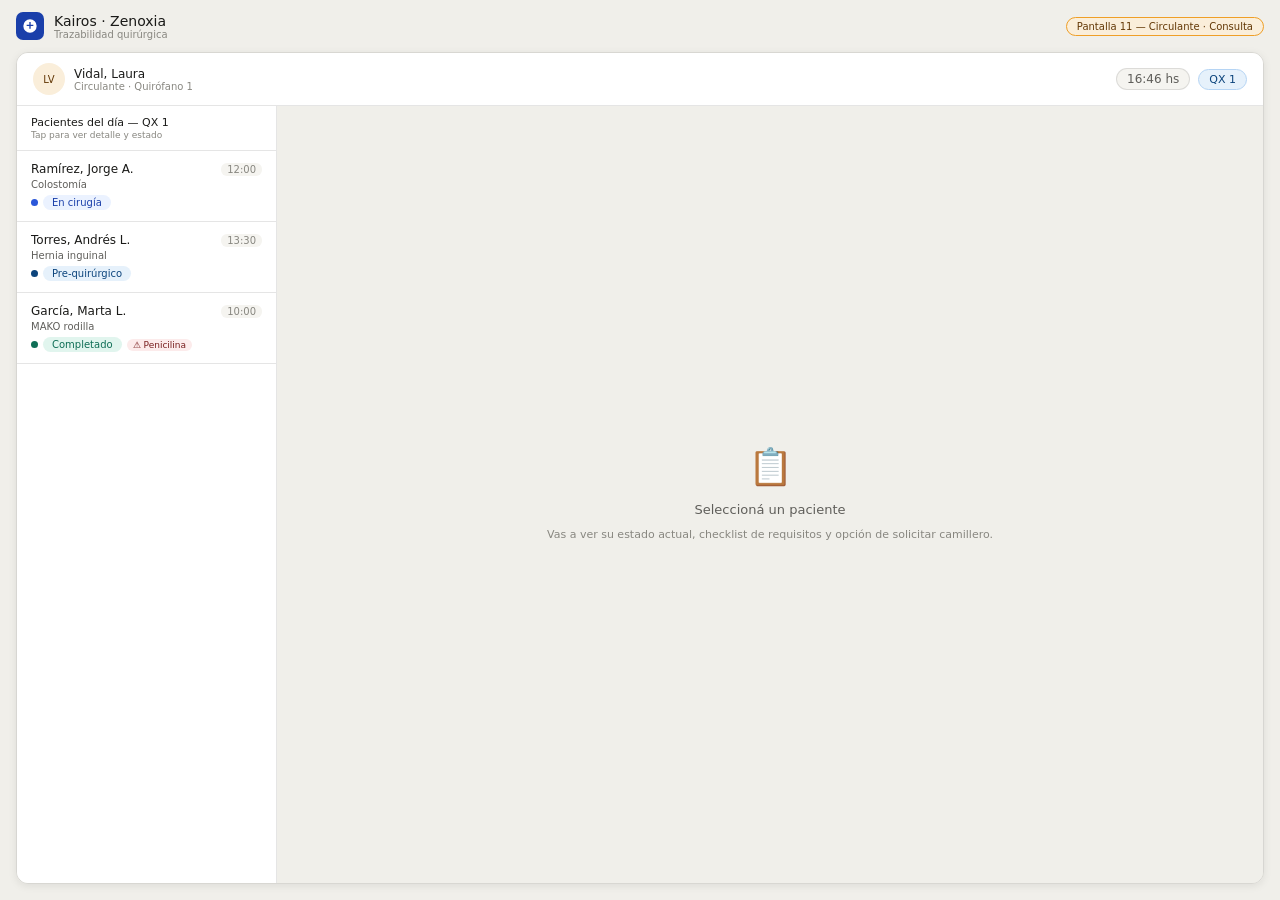
<file: 11_circulante_consulta.html>
<!DOCTYPE html>
<html lang="es">
<head>
<meta charset="UTF-8">
<meta name="viewport" content="width=device-width, initial-scale=1.0">
<title>Circulante · Consulta — Kairos · Zenoxia</title>
<style>
:root {

  /* ─────────────────────────────────────────────────────────────
     1. PRIMARIO — Azul royal
     Branding Zenoxia. Kairos y Cordis comparten estos valores.
  ───────────────────────────────────────────────────────────── */
  --p-light: #EBF2FF;   /* fills, fondos de badge, card activa       */
  --p-mid:   #A3C0F8;   /* bordes de badge, separadores              */
  --p:       #2B57D9;   /* botones, íconos primarios, links activos  */
  --p-dark:  #1A3FAA;   /* topbar, logo, nav activo, texto activo    */

  /* ─────────────────────────────────────────────────────────────
     2. NEUTROS — Fondos, texto, bordes
  ───────────────────────────────────────────────────────────── */
  --bg:   #ffffff;              /* cards, modales, panels              */
  --bg2:  #f5f4f0;              /* inputs, fondos de sección, filas    */
  --bg3:  #f0efea;              /* fondo del body                      */
  --txt:  #1a1a18;              /* texto principal                     */
  --txt2: #5f5e5a;              /* texto secundario                    */
  --txt3: #888780;              /* labels, placeholders, tertiary      */
  --brd:  rgba(0,0,0,0.10);    /* borde sutil                         */
  --brd2: rgba(0,0,0,0.18);    /* borde medio — inputs, énfasis       */

  /* ─────────────────────────────────────────────────────────────
     3. SEMÁNTICOS — Estados del sistema
     Uso genérico en toda la plataforma.
     Para estados específicos de dominio, usar secciones 4–9.
  ───────────────────────────────────────────────────────────── */

  --s-ok:     #0F6E56;   /* confirmado, validado, completado          */
  --s-ok-l:   #E1F5EE;   /* fondo badge OK                            */
  --s-ok-m:   #9FE1CB;   /* borde badge OK                            */

  --s-warn:   #633806;   /* pendiente, atención leve                  */
  --s-warn-l: #FAEEDA;   /* fondo badge WARN                          */
  --s-warn-m: #EF9F27;   /* borde / ícono badge WARN                  */

  --s-err:    #791F1F;   /* bloqueante, alergia, crítico              */
  --s-err-l:  #FCEBEB;   /* fondo badge ERR                           */
  --s-err-m:  #E24B4A;   /* borde / ícono badge ERR                   */

  --s-info:   #0C447C;   /* informativo neutro, estado secundario     */
  --s-info-l: #E6F1FB;   /* fondo badge INFO                          */
  --s-info-m: #B5D4F4;   /* borde badge INFO                          */

  /* ─────────────────────────────────────────────────────────────
     4. TRIAGE — Colores por nivel de prioridad clínica
     Solo para Cordis (Guardia). Kairos no usa triage.
     Convención: --tN = texto/ícono · --tN-l = fondo · --tN-brd = borde
  ───────────────────────────────────────────────────────────── */

  --t1:     #C0392B;                    /* N1 Resucitación — Rojo       */
  --t1-l:   rgba(192, 57, 43, 0.10);
  --t1-brd: rgba(192, 57, 43, 0.25);

  --t2:     #D4680A;                    /* N2 Emergencia — Naranja      */
  --t2-l:   rgba(212, 104, 10, 0.10);
  --t2-brd: rgba(212, 104, 10, 0.25);

  --t3:     #A07C00;                    /* N3 Urgencia — Amarillo osc.  */
  --t3-l:   rgba(160, 124, 0, 0.10);
  --t3-brd: rgba(160, 124, 0, 0.25);

  --t4:     #2E7D4F;                    /* N4 Menor — Verde             */
  --t4-l:   rgba(46, 125, 79, 0.10);
  --t4-brd: rgba(46, 125, 79, 0.25);

  --t5:     #1565A8;                    /* N5 No urgente — Azul         */
  --t5-l:   rgba(21, 101, 168, 0.10);
  --t5-brd: rgba(21, 101, 168, 0.25);

  /* ─────────────────────────────────────────────────────────────
     5. ESTADOS DE CAMA — Ciclo hotelero
     Kairos: habitaciones prequirúrgicas y recuperación.
     Cordis: boxes de guardia.
     Convención: base (texto/ícono) · -l (fondo) · -m (borde)
  ───────────────────────────────────────────────────────────── */

  --cama-libre:    #0F6E56;   --cama-libre-l:    #E1F5EE;   --cama-libre-m:    #9FE1CB;
  --cama-ocup:     #1A3FAA;   --cama-ocup-l:     #EBF2FF;   --cama-ocup-m:     #A3C0F8;
  --cama-alta:     #7B3FA0;   --cama-alta-l:     #F3E8FF;   --cama-alta-m:     #C9A0E0;
  --cama-limp:     #B45309;   --cama-limp-l:     #FEF3C7;   --cama-limp-m:     #FCD34D;
  --cama-lista:    #0E7490;   --cama-lista-l:    #E0F7FA;   --cama-lista-m:    #67E8F9;
  --cama-bloq:     #4B4B4B;   --cama-bloq-l:     #F0F0F0;   --cama-bloq-m:     #AAAAAA;

  /* ─────────────────────────────────────────────────────────────
     6. ESTADOS DE EQUIPO — Equipamiento médico
     Cordis Imágenes: estado de TC, RM, sala de rayos, etc.
     Convención: base · -l (fondo) · -m (borde)
  ───────────────────────────────────────────────────────────── */

  --eq-libre:   #0F6E56;   --eq-libre-l:   #E1F5EE;   --eq-libre-m:   #9FE1CB;
  --eq-uso:     #2B57D9;   --eq-uso-l:     #EBF2FF;   --eq-uso-m:     #A3C0F8;
  --eq-limp:    #B45309;   --eq-limp-l:    #FEF3C7;   --eq-limp-m:    #FCD34D;
  --eq-fuera:   #4B4B4B;   --eq-fuera-l:   #F0F0F0;   --eq-fuera-m:   #AAAAAA;

  /* ─────────────────────────────────────────────────────────────
     7. TRASLADOS — Cola dinámica de camilleros
     Kairos y Cordis Camilleros.
     Estados del ciclo de vida de un traslado.
     Convención: base · -l (fondo) · -m (borde)
  ───────────────────────────────────────────────────────────── */

  --tr-pend:    #633806;   --tr-pend-l:    #FAEEDA;   --tr-pend-m:    #EF9F27;
  --tr-asig:    #0C447C;   --tr-asig-l:    #E6F1FB;   --tr-asig-m:    #B5D4F4;
  --tr-curso:   #2B57D9;   --tr-curso-l:   #EBF2FF;   --tr-curso-m:   #A3C0F8;
  --tr-done:    #0F6E56;   --tr-done-l:    #E1F5EE;   --tr-done-m:    #9FE1CB;
  --tr-urg:     #791F1F;   --tr-urg-l:     #FCEBEB;   --tr-urg-m:     #E24B4A;

  /* ─────────────────────────────────────────────────────────────
     8. IDENTIFICACIÓN DE EQUIPAMIENTO — Tipo de camilla / recurso
     Color por tipo de equipo requerido en un traslado.
     Solo valor base (sin -l/-m) — uso decorativo, no semántico.
  ───────────────────────────────────────────────────────────── */

  --equip-silla:    #7B3FA0;   /* silla de ruedas                     */
  --equip-camilla:  #0E7490;   /* camilla estándar o con barandas     */
  --equip-oxigeno:  #B45309;   /* O₂ portátil                         */
  --equip-tc:       #0C447C;   /* traslado a TC                       */
  --equip-rm:       #791F1F;   /* traslado a RM                       */

  /* ─────────────────────────────────────────────────────────────
     8B. CARGA LABORAL — Nivel de carga por operador
     Usado en paneles de coordinación (camilleros, enfermeros).
     Convención: base · -l (fondo badge)
  ───────────────────────────────────────────────────────────── */

  --carga-leve:     #0F6E56;   --carga-leve-l:    #E1F5EE;
  --carga-mod:      #A07C00;   --carga-mod-l:     #FEF9E0;
  --carga-alta:     #D4680A;   --carga-alta-l:    #FEF3C7;
  --carga-limite:   #C0392B;   --carga-limite-l:  #FCEBEB;

  /* ─────────────────────────────────────────────────────────────
     9. WORKLIST — Estados de estudios de imágenes
     Cordis Imágenes: ciclo de vida de un estudio (TC, RM, Rx).
     Convención: base · -l (fondo)
  ───────────────────────────────────────────────────────────── */

  --ws-pending:     #888780;   --ws-pending-l:    #f0efea;
  --ws-executing:   #2B57D9;   --ws-executing-l:  #EBF2FF;
  --ws-approval:    #A07C00;   --ws-approval-l:   #FAEEDA;
  --ws-approved:    #0F6E56;   --ws-approved-l:   #E1F5EE;
  --ws-delivered:   #5f5e5a;   --ws-delivered-l:  #f5f4f0;

  /* ─────────────────────────────────────────────────────────────
     10. IA — Asistencia cognitiva
     Gradiente de degradado para indicar sugerencia de IA.
     Usar en bordes, backgrounds sutiles, no en texto.
     Siempre con indicación visible de que es sugerencia IA,
     nunca como decisión clínica autónoma (RN-04).
  ───────────────────────────────────────────────────────────── */

  --ai-from: #1A3FAA;   /* inicio del gradiente — azul profundo      */
  --ai-to:   #6366F1;   /* fin del gradiente — violeta               */

  /* ─────────────────────────────────────────────────────────────
     11. SLA — Tiempos de respuesta clínicos (minutos)
     Valores numéricos usados como thresholds, no como colores.
     Combinar con tokens de triage para colorear el estado SLA.
  ───────────────────────────────────────────────────────────── */

  --sla-n1:   0;     /* N1 Resucitación — atención inmediata         */
  --sla-n2:   15;    /* N2 Emergencia — ≤15 min                      */
  --sla-n3:   30;    /* N3 Urgencia — ≤30 min                        */
  --sla-n4:   120;   /* N4 Menor — ≤2 hs                             */
  --sla-n5:   240;   /* N5 No urgente — ≤4 hs                        */

  --sla-urg:    #791F1F;   --sla-urg-l:    #FCEBEB;   --sla-urg-m:    #E24B4A;
  --sla-amb:    #0C447C;   --sla-amb-l:    #E6F1FB;   --sla-amb-m:    #B5D4F4;

  /* ─────────────────────────────────────────────────────────────
     12. TIPOGRAFÍA
  ───────────────────────────────────────────────────────────── */

  --font-sans:  system-ui, -apple-system, sans-serif;
  --font-mono:  'Courier New', Courier, monospace;

  --text-2xs:  8px;
  --text-xs:   10px;
  --text-sm:   11px;
  --text-md:   13px;
  --text-lg:   15px;
  --text-xl:   18px;
  --text-2xl:  22px;
  --text-3xl:  28px;

  --fw-normal:   400;
  --fw-medium:   500;
  --fw-semibold: 600;
  --fw-bold:     700;
  --fw-black:    800;

  /* ─────────────────────────────────────────────────────────────
     13. ICONOGRAFÍA — SVG outline, stroke="currentColor"
     Referencia: <svg class="ki ki-md"><use href="#ki-nombre"/></svg>
  ───────────────────────────────────────────────────────────── */

  --icon-xs:  12px;
  --icon-sm:  14px;
  --icon-md:  18px;
  --icon-lg:  22px;
  --icon-xl:  32px;

  --icon-stroke-thin:   1.2px;
  --icon-stroke:        1.4px;
  --icon-stroke-medium: 1.6px;
  --icon-stroke-thick:  2px;

  /* ─────────────────────────────────────────────────────────────
     14. ESPACIADO Y RADIO
  ───────────────────────────────────────────────────────────── */

  --r-xs:   4px;
  --r:      8px;
  --r-lg:   12px;
  --r-xl:   16px;
  --r-full: 999px;

  --gap-xs: 4px;
  --gap-sm: 8px;
  --gap-md: 12px;
  --gap-lg: 16px;
  --gap-xl: 24px;

  --pad-xs: 6px 8px;
  --pad-sm: 8px 12px;
  --pad-md: 12px 16px;
  --pad-lg: 16px 20px;

}
*{box-sizing:border-box;margin:0;padding:0}
body{font-family:-apple-system,BlinkMacSystemFont,'Segoe UI',system-ui,sans-serif;font-size:13px;background:var(--bg3);height:100vh;display:flex;flex-direction:column}

.page-meta{display:flex;align-items:center;gap:10px;padding:12px 16px 0;flex-shrink:0}
.logo-i{width:28px;height:28px;background:var(--p-dark);border-radius:7px;display:flex;align-items:center;justify-content:center;flex-shrink:0}
.logo-i svg{width:16px;height:16px;fill:#fff}
.pm-title{font-size:14px;font-weight:500;color:var(--txt)}
.pm-sub{font-size:10px;color:var(--txt3)}
.slabel{font-size:10px;background:var(--s-warn-l);color:var(--s-warn);padding:3px 10px;border-radius:20px;margin-left:auto;font-weight:500;border:0.5px solid var(--s-warn-m)}

.shell{margin:12px 16px 16px;border:0.5px solid var(--brd);border-radius:var(--r-lg);overflow:hidden;box-shadow:0 2px 8px rgba(0,0,0,.08);display:flex;flex-direction:column;flex:1;min-height:0}

.topbar{background:var(--bg);border-bottom:0.5px solid var(--brd);padding:10px 16px;display:flex;align-items:center;justify-content:space-between;flex-shrink:0}
.tb-l{display:flex;align-items:center;gap:9px}
.tb-av{width:32px;height:32px;border-radius:50%;background:var(--s-warn-l);display:flex;align-items:center;justify-content:center;font-size:10px;font-weight:500;color:var(--s-warn);flex-shrink:0}
.tb-name{font-size:12px;font-weight:500;color:var(--txt)}
.tb-role{font-size:10px;color:var(--txt3)}
.tb-r{display:flex;align-items:center;gap:8px}
.clock{font-size:12px;font-weight:500;color:var(--txt2);background:var(--bg2);padding:3px 10px;border-radius:20px;border:0.5px solid var(--brd)}
.qx-badge{font-size:11px;font-weight:500;background:var(--s-info-l);color:var(--s-info);padding:3px 10px;border-radius:20px;border:0.5px solid var(--s-info-m)}

/* LAYOUT */
.main{display:grid;grid-template-columns:260px 1fr;flex:1;overflow:hidden;min-height:0}

/* LISTA PACIENTES */
.pac-list{border-right:0.5px solid var(--brd);overflow-y:auto;background:var(--bg);display:flex;flex-direction:column}
.pl-head{padding:10px 14px;border-bottom:0.5px solid var(--brd);position:sticky;top:0;background:var(--bg);z-index:2;flex-shrink:0}
.pl-title{font-size:11px;font-weight:500;color:var(--txt)}
.pl-sub{font-size:9px;color:var(--txt3);margin-top:1px}

.pac-item{padding:11px 14px;border-bottom:0.5px solid var(--brd);cursor:pointer;transition:background .12s}
.pac-item:hover{background:var(--bg2)}
.pac-item.active{background:var(--p-light)}
.pi-top{display:flex;align-items:center;justify-content:space-between;margin-bottom:3px}
.pi-name{font-size:12px;font-weight:500;color:var(--txt)}
.pi-hora{font-size:10px;color:var(--txt3);background:var(--bg2);padding:1px 6px;border-radius:6px}
.pac-item.active .pi-hora{background:rgba(255,255,255,.5)}
.pi-proc{font-size:10px;color:var(--txt2);margin-bottom:5px}
.pi-status{display:flex;align-items:center;gap:5px}
.pi-dot{width:7px;height:7px;border-radius:50%;flex-shrink:0}
.pi-lbl{font-size:10px;font-weight:500}

/* PANEL DETALLE */
.detalle{overflow-y:auto;display:flex;flex-direction:column;background:var(--bg3)}

/* PAC HEADER */
.pac-hdr{background:var(--bg);border-bottom:0.5px solid var(--brd);padding:14px 16px;flex-shrink:0}
.ph-top{display:flex;align-items:center;gap:10px;margin-bottom:10px}
.ph-av{width:42px;height:42px;border-radius:50%;display:flex;align-items:center;justify-content:center;font-size:13px;font-weight:500;flex-shrink:0}
.ph-name{font-size:15px;font-weight:500;color:var(--txt)}
.ph-sub{font-size:10px;color:var(--txt3);margin-top:2px}
.ph-badges{display:flex;gap:5px;flex-wrap:wrap}
.badge{font-size:10px;padding:3px 9px;border-radius:10px;font-weight:500}
.b-proc{background:var(--s-info-l);color:var(--s-info)}
.b-anest{background:var(--s-warn-l);color:var(--s-warn)}
.b-alergia{background:var(--s-err-l);color:var(--s-err);border:0.5px solid var(--s-err-m)}

/* ALERTAS CLINICAS */
.alerta-clinica{padding:10px 16px;background:var(--s-err-l);border-bottom:0.5px solid var(--s-err-m);display:flex;align-items:center;gap:8px;font-size:11px;color:var(--s-err);font-weight:500}

/* CARDS */
.det-body{padding:12px 16px;display:flex;flex-direction:column;gap:10px;flex:1}
.card{background:var(--bg);border:0.5px solid var(--brd);border-radius:var(--r-lg);overflow:hidden}
.card-head{padding:9px 13px;border-bottom:0.5px solid var(--brd);display:flex;align-items:center;justify-content:space-between}
.card-title{font-size:11px;font-weight:500;color:var(--txt)}
.card-body{padding:11px 13px;display:flex;flex-direction:column;gap:0}

/* TIMELINE DE HITOS */
.hito-row{display:flex;align-items:center;gap:10px;padding:8px 0;border-bottom:0.5px solid var(--brd)}
.hito-row:last-child{border-bottom:none}
.hito-ico{width:28px;height:28px;border-radius:50%;display:flex;align-items:center;justify-content:center;flex-shrink:0}
.hi-done{background:var(--s-ok-l)}
.hi-active{background:var(--p-light);animation:glow-p 2s infinite}
@keyframes glow-p{0%,100%{box-shadow:0 0 0 0 rgba(43,87,217,.2)}50%{box-shadow:0 0 0 4px rgba(43,87,217,.08)}}
.hi-pending{background:var(--bg2);border:1.5px dashed var(--brd2)}
.hi-label{font-size:12px;font-weight:500;color:var(--txt);flex:1}
.hi-sub{font-size:10px;color:var(--txt3);margin-top:1px}
.hi-hora{font-size:11px;font-weight:500;color:var(--txt2);white-space:nowrap}

/* SOLICITAR CAMILLERO */
.cam-section{padding:11px 13px}
.cam-needed{background:var(--p-light);border:0.5px solid var(--p-mid);border-radius:var(--r);padding:10px 12px;margin-bottom:9px}
.cn-title{font-size:11px;font-weight:500;color:var(--p-dark);margin-bottom:3px}
.cn-sub{font-size:10px;color:var(--p);line-height:1.5}
.btn-solicitar{width:100%;padding:11px;font-size:12px;font-weight:500;border:none;background:var(--p);color:#fff;border-radius:var(--r);cursor:pointer;display:flex;align-items:center;justify-content:center;gap:7px;transition:background .15s}
.btn-solicitar:hover{background:var(--p-dark)}
.btn-solicitar.solicitado{background:var(--s-ok);cursor:default}
.btn-solicitar.pendiente{background:var(--s-warn-m);cursor:default}
.sol-status{background:var(--tr-asig-l);border:0.5px solid var(--tr-asig-m);border-radius:var(--r);padding:9px 12px;display:flex;align-items:center;gap:8px;font-size:11px;color:var(--tr-asig)}
.sol-dot{width:8px;height:8px;border-radius:50%;background:var(--tr-asig);animation:blink 1.5s infinite;flex-shrink:0}
@keyframes blink{0%,100%{opacity:1}50%{opacity:.3}}

/* CHECKLIST PREQUIRÚRGICO */
.chk-row{display:flex;align-items:center;gap:10px;padding:8px 0;border-bottom:0.5px solid var(--brd)}
.chk-row:last-child{border-bottom:none}
.chk-box{width:20px;height:20px;border-radius:5px;border:1.5px solid var(--brd2);background:var(--bg);cursor:pointer;display:flex;align-items:center;justify-content:center;flex-shrink:0;transition:all .15s}
.chk-box.done{background:var(--s-ok);border-color:var(--s-ok)}
.chk-box.done::after{content:'✓';font-size:11px;color:#fff;font-weight:600}
.chk-label{font-size:12px;color:var(--txt);flex:1}
.chk-sub{font-size:10px;color:var(--txt3);margin-top:1px}
.chk-src{font-size:9px;padding:1px 6px;border-radius:6px;font-weight:500;white-space:nowrap}

/* DATOS GRID */
.datos-grid{display:grid;grid-template-columns:1fr 1fr;gap:10px}
.dato-lbl{font-size:9px;color:var(--txt3);text-transform:uppercase;letter-spacing:.04em;margin-bottom:2px}
.dato-val{font-size:12px;font-weight:500;color:var(--txt)}

/* EMPTY STATE */
.empty-det{display:flex;flex-direction:column;align-items:center;justify-content:center;height:100%;gap:10px;color:var(--txt3);text-align:center;padding:32px}
.ed-icon{font-size:36px;margin-bottom:4px}
.ed-title{font-size:13px;font-weight:500;color:var(--txt2)}
.ed-sub{font-size:11px;line-height:1.5}

/* FASE BADGE */
.fase-badge{font-size:10px;padding:2px 9px;border-radius:8px;font-weight:500}
.fb-pre{background:var(--s-info-l);color:var(--s-info)}
.fb-anest{background:var(--s-warn-l);color:var(--s-warn)}
.fb-cir{background:var(--p-light);color:var(--p-dark)}
.fb-esp{background:var(--bg2);color:var(--txt2);border:0.5px solid var(--brd2)}
.fb-ok{background:var(--s-ok-l);color:var(--s-ok)}

/* ── RESPONSIVE — generado por QA Kairos v0.4 ── */
@media (max-width:760px){
  .shell{border-radius:0;margin:0;box-shadow:none}
  body{padding:0}
  .main{grid-template-columns:1fr}
  .pac-list{max-height:200px;overflow-y:auto;border-right:none;border-bottom:0.5px solid var(--brd)}
}
</style>
</head>
<body>

<div class="page-meta">
  <div class="logo-i"><svg viewBox="0 0 24 24"><path d="M12 2a10 10 0 100 20A10 10 0 0012 2zm1 14h-2v-4H7v-2h4V6h2v4h4v2h-4v4z"/></svg></div>
  <div><div class="pm-title">Kairos · Zenoxia</div><div class="pm-sub">Trazabilidad quirúrgica</div></div>
  <div class="slabel">Pantalla 11 — Circulante · Consulta</div>
</div>

<div class="shell">
  <div class="topbar">
    <div class="tb-l">
      <div class="tb-av">LV</div>
      <div><div class="tb-name">Vidal, Laura</div><div class="tb-role">Circulante · Quirófano 1</div></div>
    </div>
    <div class="tb-r">
      <div class="clock" id="clock">10:47 hs</div>
      <div class="qx-badge">QX 1</div>
    </div>
  </div>

  <div class="main">

    <!-- LISTA DE PACIENTES DEL DÍA -->
    <div class="pac-list">
      <div class="pl-head">
        <div class="pl-title">Pacientes del día — QX 1</div>
        <div class="pl-sub">Tap para ver detalle y estado</div>
      </div>
      <div id="pac-list-items"></div>
    </div>

    <!-- PANEL DETALLE -->
    <div class="detalle" id="detalle">
      <div class="empty-det">
        <div class="ed-icon">📋</div>
        <div class="ed-title">Seleccioná un paciente</div>
        <div class="ed-sub">Vas a ver su estado actual, checklist de requisitos y opción de solicitar camillero.</div>
      </div>
    </div>

  </div>
</div>

<script>
// ── DATOS ──────────────────────────────────────────────────────
const pacientes = [
  {
    id:'P1', nombre:'Ramírez, Jorge A.', iniciales:'RJ', hc:'00031284',
    hora:'12:00', proc:'Colostomía', anestesia:'General', dest:'Piso adultos',
    alergia:null, pesado:false,
    fase:'en-cirugia',
    hitos:[
      { lbl:'Ingreso a quirófano',       hora:'11:35', done:true,  quien:'Enfermero Fernández' },
      { lbl:'Inicio anestesia',           hora:'11:48', done:true,  quien:'Anestesista Ortiz' },
      { lbl:'Inicio cirugía (1er corte)', hora:'11:59', done:true,  quien:'Dr. Méndez' },
      { lbl:'Fin cirugía',               hora:null,    done:false, quien:null, active:true },
      { lbl:'Fin anestesia',             hora:null,    done:false, quien:null },
      { lbl:'Listo · solicitar camillero',hora:null,   done:false, quien:null },
    ],
    camillero:{ estado:'no-solicitado' },
    checklist:[
      { lbl:'Identidad verificada (pulsera)',   done:true,  src:'Recepcionista', srcColor:'s-ok' },
      { lbl:'Consentimiento informado',          done:true,  src:'HIS', srcColor:'s-ok' },
      { lbl:'Alergias confirmadas',              done:true,  src:'Enfermero', srcColor:'s-ok' },
      { lbl:'Prequirúrgicos en HIS',            done:true,  src:'HIS', srcColor:'s-ok' },
      { lbl:'Medicación suspendida si indicado', done:true,  src:'Enfermero', srcColor:'s-ok' },
      { lbl:'Vía periférica permeable',         done:true,  src:'Enfermero', srcColor:'s-ok' },
    ],
    datos:{ edad:'54 años', peso:'82 kg', grupo:'A+', destino:'Piso adultos', cirujano:'Dr. Méndez, C.', anestesista:'Dr. Ortiz, M.' }
  },
  {
    id:'P2', nombre:'Torres, Andrés L.', iniciales:'TA', hc:'00030021',
    hora:'13:30', proc:'Hernia inguinal', anestesia:'Espinal', dest:'Día · alta ambulatoria',
    alergia:null, pesado:false,
    fase:'prequirurgico',
    hitos:[
      { lbl:'Ingreso a quirófano',        hora:null, done:false, quien:null, active:true },
      { lbl:'Inicio anestesia',           hora:null, done:false, quien:null },
      { lbl:'Inicio cirugía (1er corte)', hora:null, done:false, quien:null },
      { lbl:'Fin cirugía',               hora:null, done:false, quien:null },
      { lbl:'Fin anestesia',             hora:null, done:false, quien:null },
      { lbl:'Listo · solicitar camillero',hora:null, done:false, quien:null },
    ],
    camillero:{ estado:'no-solicitado' },
    checklist:[
      { lbl:'Identidad verificada (pulsera)',   done:true,  src:'Recepcionista', srcColor:'s-ok' },
      { lbl:'Consentimiento informado',          done:false, src:'Pendiente', srcColor:'s-warn' },
      { lbl:'Alergias confirmadas',              done:true,  src:'Enfermero', srcColor:'s-ok' },
      { lbl:'Prequirúrgicos en HIS',            done:true,  src:'HIS', srcColor:'s-ok' },
      { lbl:'Medicación suspendida si indicado', done:false, src:'Pendiente', srcColor:'s-warn' },
      { lbl:'Vía periférica permeable',         done:false, src:'Pendiente', srcColor:'s-warn' },
    ],
    datos:{ edad:'41 años', peso:'74 kg', grupo:'O+', destino:'Alta ambulatoria', cirujano:'Dr. Méndez, C.', anestesista:'Dr. Ortiz, M.' }
  },
  {
    id:'P3', nombre:'García, Marta L.', iniciales:'GM', hc:'00028990',
    hora:'10:00', proc:'MAKO rodilla', anestesia:'Espinal', dest:'Hab. 2A recuperación',
    alergia:'Penicilina', pesado:true,
    fase:'completado',
    hitos:[
      { lbl:'Ingreso a quirófano',        hora:'09:48', done:true, quien:'Enfermero Fernández' },
      { lbl:'Inicio anestesia',           hora:'10:02', done:true, quien:'Anestesista Ortiz' },
      { lbl:'Inicio cirugía (1er corte)', hora:'10:15', done:true, quien:'Dra. Rodríguez, A.' },
      { lbl:'Fin cirugía',               hora:'11:22', done:true, quien:'Dra. Rodríguez, A.' },
      { lbl:'Fin anestesia',             hora:'11:35', done:true, quien:'Anestesista Ortiz' },
      { lbl:'Listo · solicitar camillero',hora:'11:37', done:true, quien:'Circulante Vidal' },
    ],
    camillero:{ estado:'completado', nombre:'García, Rosa', retiro:'11:44', entrega:'11:58' },
    checklist:[
      { lbl:'Identidad verificada (pulsera)',    done:true, src:'Recepcionista', srcColor:'s-ok' },
      { lbl:'Consentimiento informado',           done:true, src:'HIS', srcColor:'s-ok' },
      { lbl:'Alergias confirmadas (Penicilina)',  done:true, src:'Enfermero', srcColor:'s-ok' },
      { lbl:'Prequirúrgicos en HIS',             done:true, src:'HIS', srcColor:'s-ok' },
      { lbl:'Medicación suspendida si indicado',  done:true, src:'Enfermero', srcColor:'s-ok' },
      { lbl:'Vía periférica permeable',          done:true, src:'Enfermero', srcColor:'s-ok' },
    ],
    datos:{ edad:'63 años', peso:'91 kg', grupo:'B+', destino:'Hab. 2A recuperación', cirujano:'Dra. Rodríguez, A.', anestesista:'Dr. Ortiz, M.' }
  },
];

const FASE_CONFIG = {
  prequirurgico: { lbl:'Pre-quirúrgico', cls:'fb-pre', dot:'var(--s-info)' },
  anestesia:     { lbl:'Anestesia',      cls:'fb-anest', dot:'var(--s-warn-m)' },
  'en-cirugia':  { lbl:'En cirugía',     cls:'fb-cir', dot:'var(--p)' },
  esperando:     { lbl:'Esperando camillero', cls:'fb-esp', dot:'var(--txt3)' },
  completado:    { lbl:'Completado',     cls:'fb-ok', dot:'var(--s-ok)' },
};

let pacActivo = null;

// ── RENDER LISTA ────────────────────────────────────────────────
function renderLista() {
  const container = document.getElementById('pac-list-items');
  container.innerHTML = pacientes.map(p => {
    const f = FASE_CONFIG[p.fase] || FASE_CONFIG.prequirurgico;
    const active = pacActivo?.id === p.id;
    return `<div class="pac-item ${active?'active':''}" onclick="selectPac('${p.id}')">
      <div class="pi-top">
        <div class="pi-name">${p.nombre}</div>
        <div class="pi-hora">${p.hora}</div>
      </div>
      <div class="pi-proc">${p.proc}</div>
      <div class="pi-status">
        <div class="pi-dot" style="background:${f.dot}"></div>
        <span class="pi-lbl fase-badge ${f.cls}">${f.lbl}</span>
        ${p.alergia ? `<span class="pi-lbl" style="font-size:9px;background:var(--s-err-l);color:var(--s-err);padding:1px 6px;border-radius:6px;font-weight:500">⚠ ${p.alergia}</span>` : ''}
      </div>
    </div>`;
  }).join('');
}

// ── RENDER DETALLE ──────────────────────────────────────────────
function selectPac(id) {
  pacActivo = pacientes.find(p => p.id === id);
  renderLista();
  renderDetalle();
}

function renderDetalle() {
  const p = pacActivo;
  if (!p) return;
  const f = FASE_CONFIG[p.fase];
  const det = document.getElementById('detalle');

  let alertaHTML = '';
  if (p.alergia) {
    alertaHTML = `<div class="alerta-clinica">
      <svg width="14" height="14" viewBox="0 0 24 24" fill="none" stroke="currentColor" stroke-width="2.5"><path d="M10.29 3.86L1.82 18a2 2 0 001.71 3h16.94a2 2 0 001.71-3L13.71 3.86a2 2 0 00-3.42 0z"/><line x1="12" y1="9" x2="12" y2="13"/><line x1="12" y1="17" x2="12.01" y2="17"/></svg>
      Alergia documentada: <strong>${p.alergia}</strong> — Verificar antes de cualquier medicación
    </div>`;
  }

  // HITOS
  const hitosHTML = p.hitos.map((h,i) => {
    const cls = h.done ? 'hi-done' : h.active ? 'hi-active' : 'hi-pending';
    const ico = h.done
      ? `<svg width="12" height="12" viewBox="0 0 24 24" fill="none" stroke="var(--s-ok)" stroke-width="3"><polyline points="20 6 9 17 4 12"/></svg>`
      : h.active
        ? `<svg width="12" height="12" viewBox="0 0 24 24" fill="none" stroke="var(--p)" stroke-width="2.5"><circle cx="12" cy="12" r="3"/></svg>`
        : `<div style="width:8px;height:8px;border-radius:50%;background:var(--brd2)"></div>`;
    return `<div class="hito-row">
      <div class="hito-ico ${cls}">${ico}</div>
      <div style="flex:1">
        <div class="hi-label" style="${h.active?'color:var(--p);font-weight:600':h.done?'':'color:var(--txt3)'}">${h.lbl}</div>
        ${h.done ? `<div class="hi-sub">${h.quien} · ${h.hora} hs</div>` : h.active ? `<div class="hi-sub" style="color:var(--p)">Pendiente de registro</div>` : ''}
      </div>
      ${h.hora ? `<div class="hi-hora">${h.hora}</div>` : ''}
    </div>`;
  }).join('');

  // CAMILLERO
  let camHTML = '';
  const cam = p.camillero;
  if (cam.estado === 'no-solicitado' && p.fase !== 'completado') {
    const puedesSolicitar = p.hitos.filter(h=>h.done).length >= 4;
    camHTML = `<div class="cam-section">
      ${puedesSolicitar ? `<div class="cam-needed">
        <div class="cn-title">Paciente listo para traslado</div>
        <div class="cn-sub">Al solicitar, se genera una solicitud en el tablero del coordinador de camilleros. Hora quedará registrada.</div>
      </div>
      <button class="btn-solicitar" id="btn-cam-${p.id}" onclick="solicitarCamillero('${p.id}')">
        <svg width="14" height="14" viewBox="0 0 24 24" fill="none" stroke="#fff" stroke-width="2.5"><path d="M22 16.92v3a2 2 0 01-2.18 2 19.79 19.79 0 01-8.63-3.07A19.5 19.5 0 013 5.18a2 2 0 012-2.18h3a2 2 0 012 1.72 12.84 12.84 0 00.7 2.81 2 2 0 01-.45 2.11L8.09 10.91a16 16 0 006 6l1.27-1.27a2 2 0 012.11-.45 12.84 12.84 0 002.81.7A2 2 0 0122 17z"/></svg>
        Solicitar camillero
      </button>` : `<div style="font-size:11px;color:var(--txt3);text-align:center;padding:10px 0;line-height:1.6">Disponible cuando se registre fin de anestesia y se confirme que el paciente está listo.</div>`}
    </div>`;
  } else if (cam.estado === 'solicitado') {
    camHTML = `<div class="cam-section">
      <div class="sol-status">
        <div class="sol-dot"></div>
        <div>
          <div style="font-weight:500">Solicitud enviada al coordinador</div>
          <div style="font-size:10px;color:var(--p);margin-top:1px">En espera de asignación de camillero</div>
        </div>
      </div>
    </div>`;
  } else if (cam.estado === 'en-traslado') {
    camHTML = `<div class="cam-section">
      <div class="sol-status" style="background:var(--tr-done-l);border-color:var(--tr-done-m)">
        <div class="sol-dot" style="background:var(--s-ok)"></div>
        <div>
          <div style="font-weight:500;color:var(--s-ok)">Camillero asignado — en traslado</div>
          <div style="font-size:10px;color:var(--tr-done);margin-top:1px">${cam.nombre} · Retiro ${cam.retiro} hs</div>
        </div>
      </div>
    </div>`;
  } else if (cam.estado === 'completado') {
    camHTML = `<div class="cam-section">
      <div class="sol-status" style="background:var(--tr-done-l);border-color:var(--tr-done-m)">
        <div style="width:8px;height:8px;border-radius:50%;background:var(--s-ok);flex-shrink:0"></div>
        <div>
          <div style="font-weight:500;color:var(--tr-done)">Traslado completado</div>
          <div style="font-size:10px;color:var(--tr-done);margin-top:1px">${cam.nombre} · ${cam.retiro} → ${cam.entrega} hs</div>
        </div>
      </div>
    </div>`;
  }

  // CHECKLIST
  const checklistHTML = p.checklist.map(c => {
    const bgColor = c.done ? 'var(--s-ok-l)' : 'var(--s-warn-l)';
    const txtColor = c.done ? 'var(--s-ok)' : 'var(--s-warn)';
    return `<div class="chk-row">
      <div class="chk-box ${c.done?'done':''}" onclick="${p.fase!=='completado'?`toggleChk(this)`:''}"></div>
      <div style="flex:1">
        <div class="chk-label" style="${c.done?'':'color:var(--txt2)'}">${c.lbl}</div>
      </div>
      <span class="chk-src" style="background:${bgColor};color:${txtColor}">${c.src}</span>
    </div>`;
  }).join('');

  det.innerHTML = `
    <div class="pac-hdr">
      <div class="ph-top">
        <div class="ph-av" style="background:${p.alergia?'var(--s-err-l)':'var(--p-light)'};color:${p.alergia?'var(--s-err)':'var(--p-dark)'}">${p.iniciales}</div>
        <div style="flex:1">
          <div class="ph-name">${p.nombre}</div>
          <div class="ph-sub">HC ${p.hc} · ${p.hora} hs</div>
        </div>
        <span class="fase-badge ${f.cls}">${f.lbl}</span>
      </div>
      <div class="ph-badges">
        <span class="badge b-proc">${p.proc}</span>
        <span class="badge b-anest">${p.anestesia}</span>
        ${p.alergia ? `<span class="badge b-alergia">⚠ ${p.alergia}</span>` : ''}
        ${p.pesado ? `<span class="badge" style="background:var(--s-err-l);color:var(--s-err);border:0.5px solid var(--s-err-m)">Paciente pesado</span>` : ''}
      </div>
    </div>

    ${alertaHTML}

    <div class="det-body">

      <div class="card">
        <div class="card-head">
          <div class="card-title">Registro de hitos</div>
          <span style="font-size:9px;padding:2px 7px;border-radius:6px;background:var(--bg2);color:var(--txt3);border:0.5px solid var(--brd2)">${p.hitos.filter(h=>h.done).length}/${p.hitos.length} completados</span>
        </div>
        <div class="card-body">${hitosHTML}</div>
        ${camHTML ? `<div style="border-top:0.5px solid var(--brd)">${camHTML}</div>` : ''}
      </div>

      <div class="card">
        <div class="card-head">
          <div class="card-title">Checklist prequirúrgico</div>
          <span style="font-size:9px;padding:2px 7px;border-radius:6px;background:${p.checklist.every(c=>c.done)?'var(--s-ok-l)':'var(--s-warn-l)'};color:${p.checklist.every(c=>c.done)?'var(--s-ok)':'var(--s-warn)'}">
            ${p.checklist.filter(c=>c.done).length}/${p.checklist.length}
          </span>
        </div>
        <div class="card-body">${checklistHTML}</div>
      </div>

      <div class="card">
        <div class="card-head"><div class="card-title">Datos del caso</div></div>
        <div class="card-body" style="padding:12px 13px">
          <div class="datos-grid">
            <div><div class="dato-lbl">Cirujano</div><div class="dato-val" style="font-size:11px">${p.datos.cirujano}</div></div>
            <div><div class="dato-lbl">Anestesista</div><div class="dato-val" style="font-size:11px">${p.datos.anestesista}</div></div>
            <div><div class="dato-lbl">Edad / Peso</div><div class="dato-val">${p.datos.edad} · ${p.datos.peso}</div></div>
            <div><div class="dato-lbl">Grupo sanguíneo</div><div class="dato-val">${p.datos.grupo}</div></div>
            <div><div class="dato-lbl">Destino post-op</div><div class="dato-val" style="font-size:11px">${p.datos.destino}</div></div>
          </div>
        </div>
      </div>

    </div>`;
}

// ── ACCIONES ────────────────────────────────────────────────────
function solicitarCamillero(id) {
  const p = pacientes.find(x => x.id === id);
  p.camillero.estado = 'solicitado';
  // Marcar último hito como activo
  const lastHito = p.hitos[p.hitos.length - 1];
  lastHito.done = true; lastHito.hora = horaActual(); lastHito.quien = 'Circulante Vidal';
  renderDetalle();
}

function toggleChk(el) {
  el.classList.toggle('done');
}

function horaActual() {
  const d = new Date();
  return d.getHours().toString().padStart(2,'0') + ':' + d.getMinutes().toString().padStart(2,'0');
}

// ── RELOJ ───────────────────────────────────────────────────────
(function tick(){
  const d = new Date();
  document.getElementById('clock').textContent = d.getHours().toString().padStart(2,'0') + ':' + d.getMinutes().toString().padStart(2,'0') + ' hs';
  setTimeout(tick, 10000);
})();

// ── INIT ────────────────────────────────────────────────────────
renderLista();
</script>
</body>
</html>
</file>
